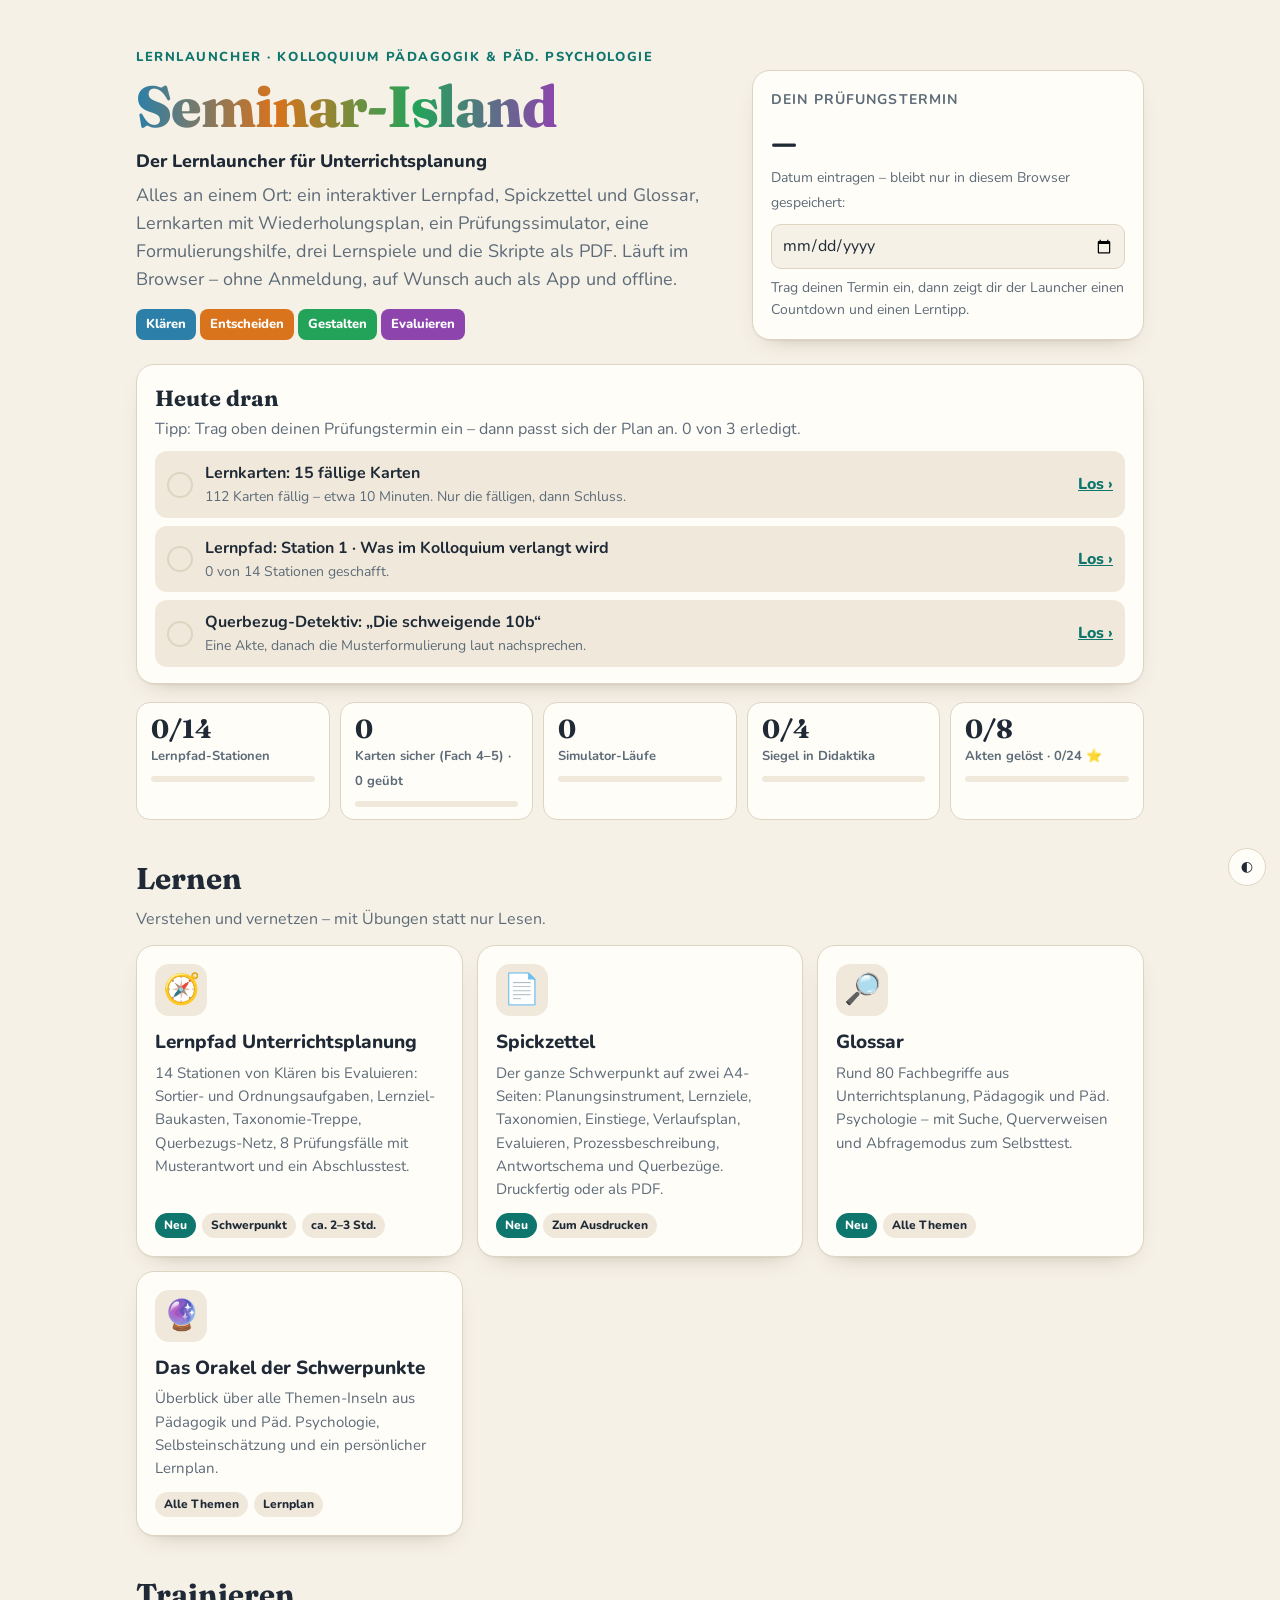
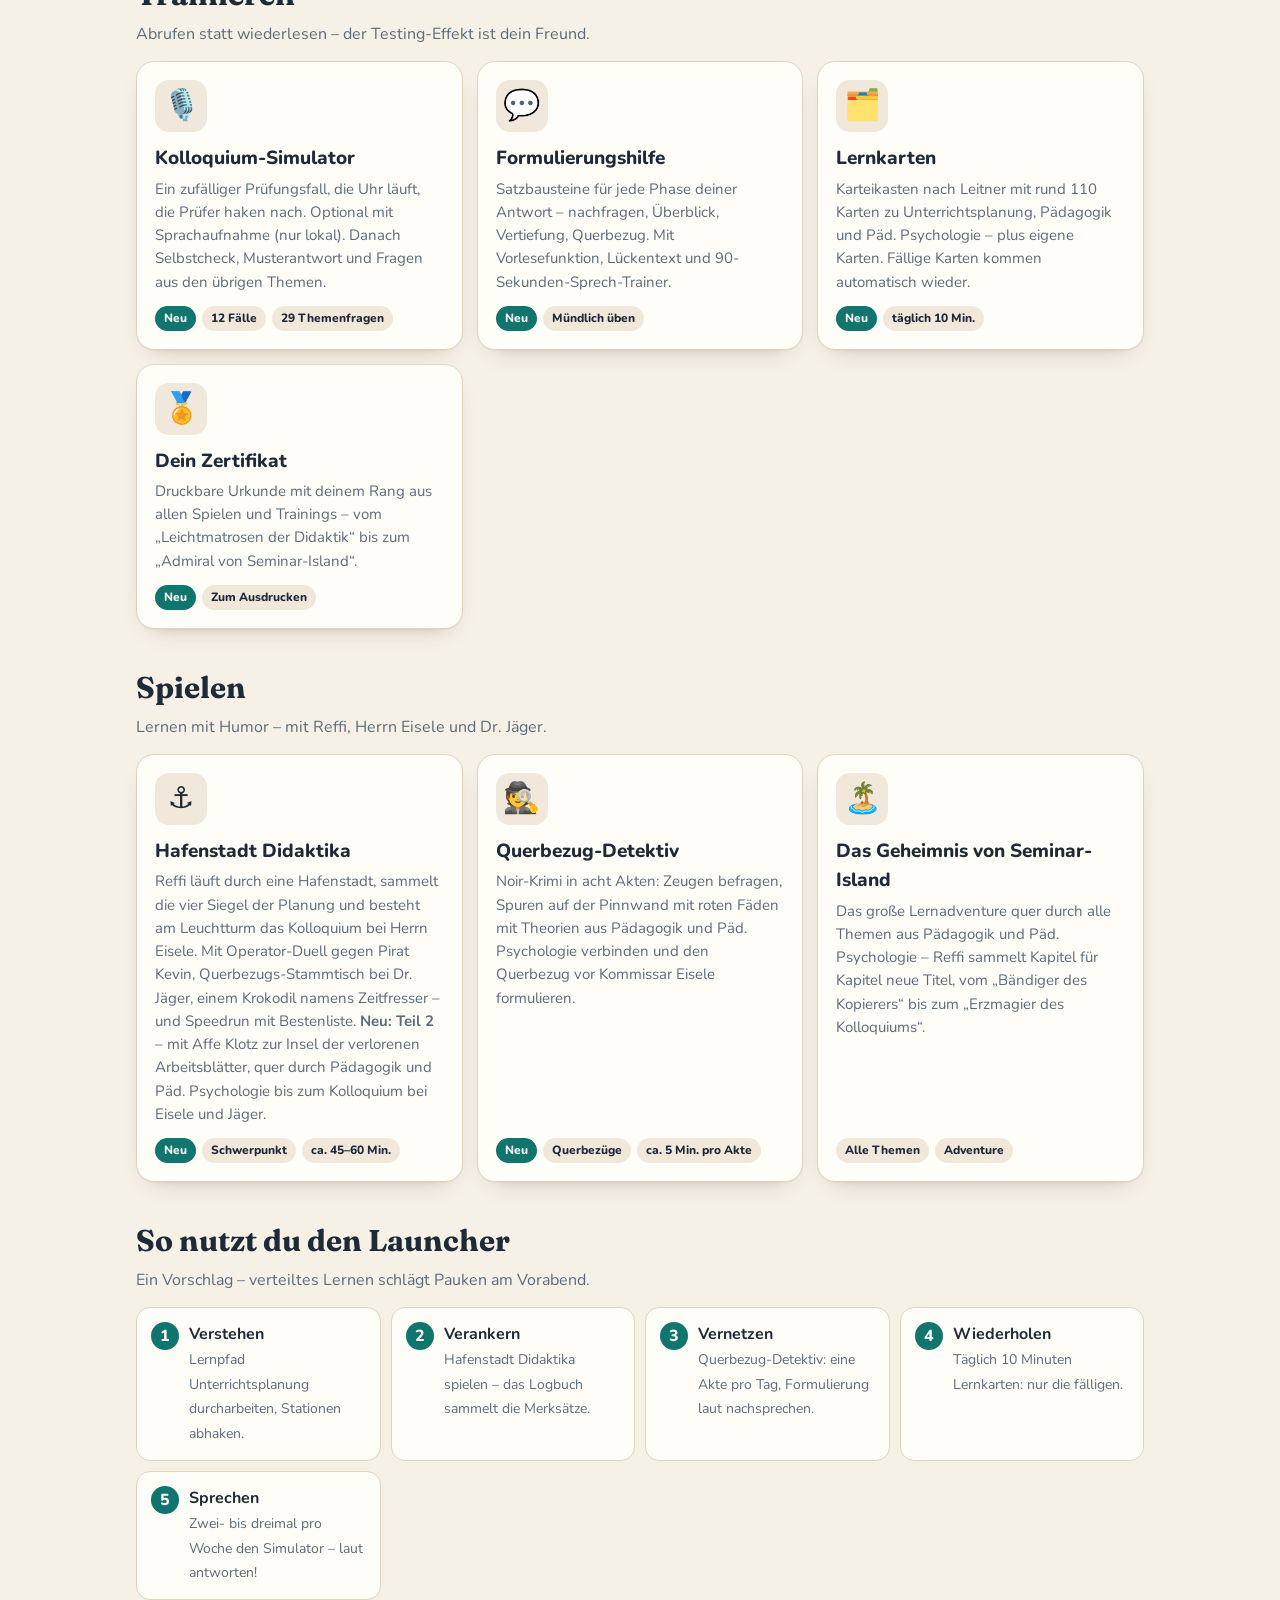
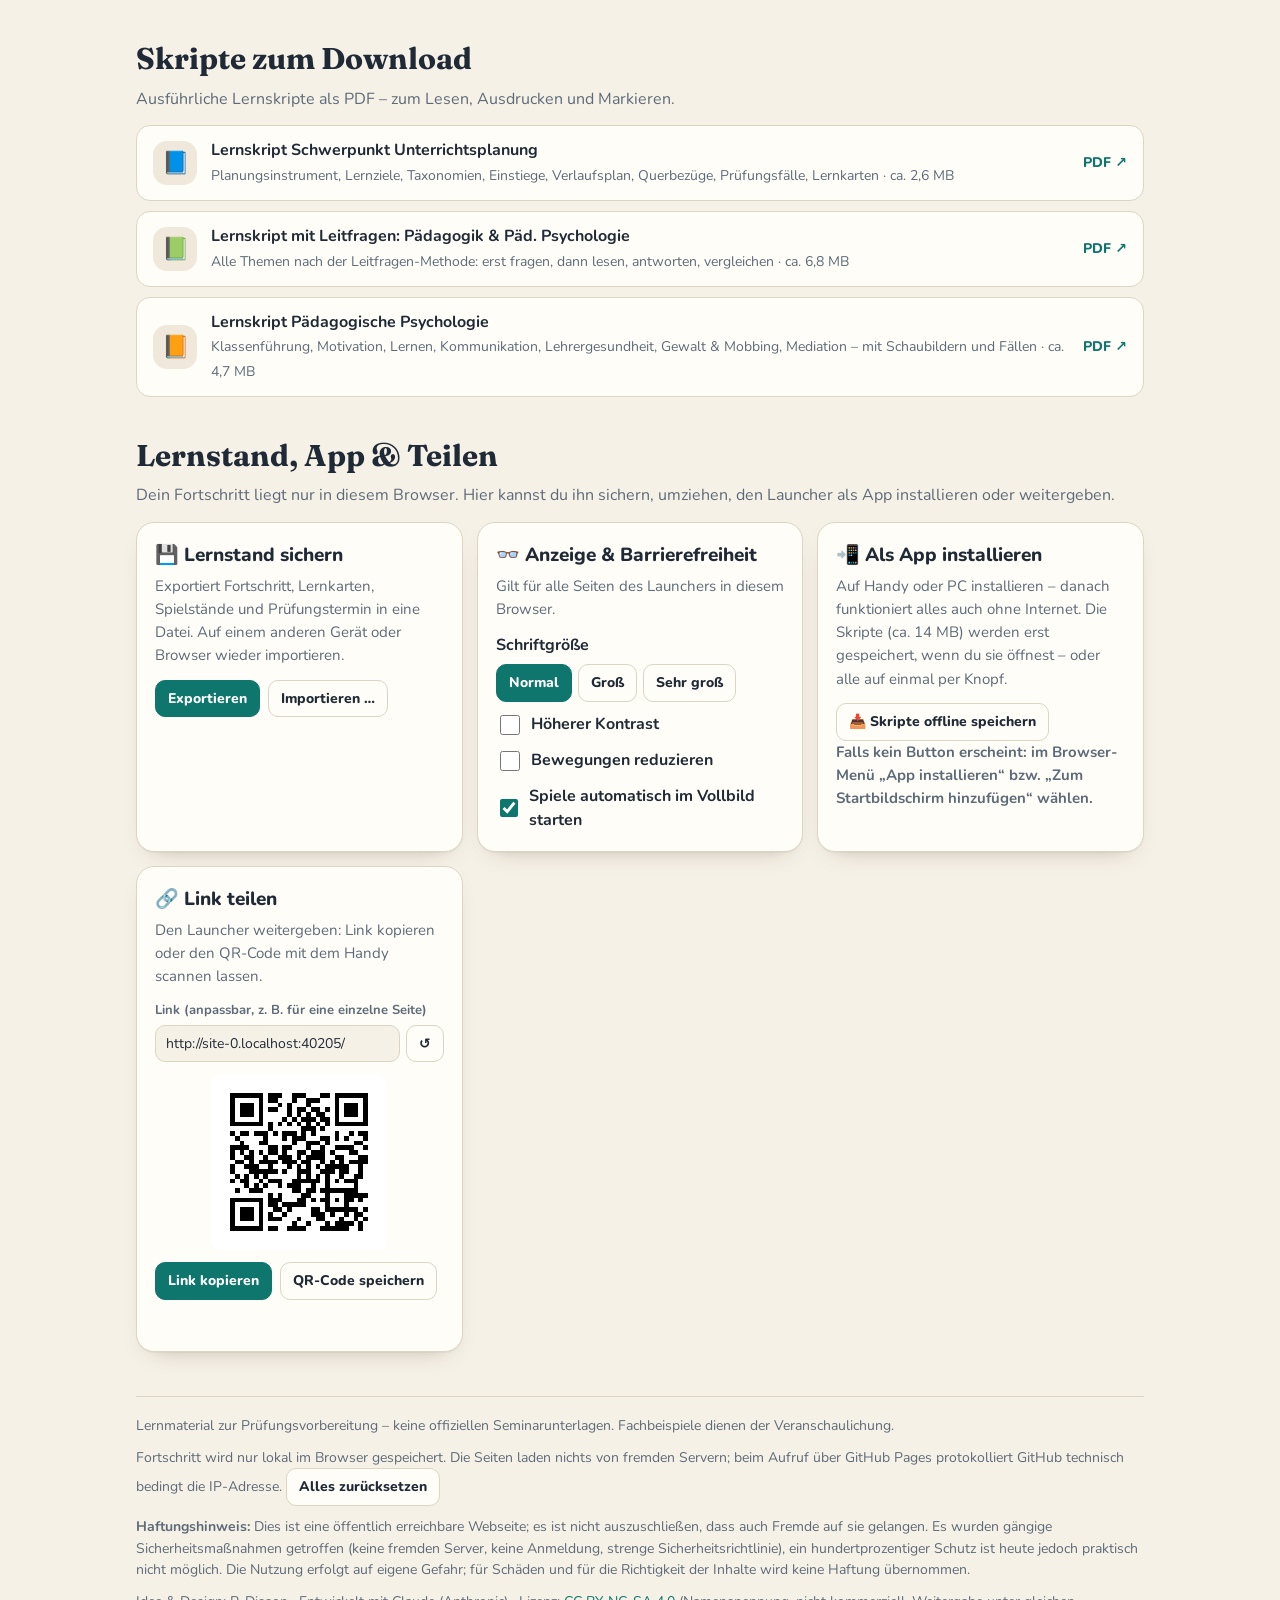
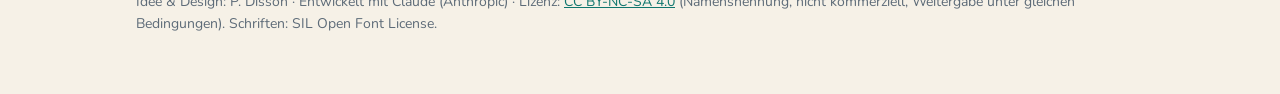
<file: index.html>
<!doctype html>
<html lang="de">
<head>
<meta charset="utf-8">
<meta http-equiv="Content-Security-Policy" content="default-src 'self'; object-src 'none'; base-uri 'none'; form-action 'none'; connect-src 'self' data: blob:; img-src 'self' data: blob:; media-src 'self' data: blob:; font-src 'self' data:; style-src 'self' 'unsafe-inline'; manifest-src 'self'; worker-src 'self'; script-src 'self' 'sha256-/NPfmMyzfFyVKfmZlosIvy9+L4vkVZkYOqzMw+UP0Yc='">
<meta name="referrer" content="strict-origin-when-cross-origin">
<meta name="author" content="P. Disson">
<link rel="license" href="https://creativecommons.org/licenses/by-nc-sa/4.0/deed.de">
<meta name="viewport" content="width=device-width, initial-scale=1">
<title>Seminar-Island · Lernlauncher</title>
<meta name="description" content="Lernlauncher für das Kolloquium Pädagogik und Pädagogische Psychologie mit Schwerpunkt Unterrichtsplanung: Lernpfad, Spickzettel, Glossar, Lernkarten, Prüfungssimulator, Lernspiele und Skripte als PDF.">
<script src="assets/app.js"></script>
<script src="assets/qr.js"></script>
<link rel="manifest" href="manifest.webmanifest">
<meta name="theme-color" content="#0f766e">
<link rel="icon" type="image/png" sizes="32x32" href="icons/favicon-32.png">
<link rel="apple-touch-icon" href="icons/apple-touch-icon.png">
<link rel="stylesheet" href="assets/fonts/fonts.css">
<style>
:root{--bg:#f6f1e7;--surface:#fffdf8;--surface2:#f0e9db;--ink:#1f2a36;--muted:#5d6b78;--line:#ded4c2;--accent:#0f766e;--accent-ink:#fff;--good:#1f8a4c;
 --k:#2b7fa8;--e:#d9731c;--g:#23a35a;--v:#8e44ad;--shadow:0 1px 0 rgba(0,0,0,.04),0 10px 26px -16px rgba(60,40,10,.4);
 --f-head:"Fraunces",Georgia,serif;--f-body:"Nunito",system-ui,-apple-system,"Segoe UI",sans-serif}
@media (prefers-color-scheme: dark){:root:not([data-theme="light"]){--bg:#12171d;--surface:#1b222b;--surface2:#232c37;--ink:#e8edf2;--muted:#9aa8b5;--line:#2f3a47;--accent:#2dd4bf;--accent-ink:#06201d;--good:#4ade80;--k:#5fb3dd;--e:#f59e4b;--g:#4ccf82;--v:#c084fc;--shadow:0 10px 26px -14px rgba(0,0,0,.8)}}
:root[data-theme="dark"]{--bg:#12171d;--surface:#1b222b;--surface2:#232c37;--ink:#e8edf2;--muted:#9aa8b5;--line:#2f3a47;--accent:#2dd4bf;--accent-ink:#06201d;--good:#4ade80;--k:#5fb3dd;--e:#f59e4b;--g:#4ccf82;--v:#c084fc;--shadow:0 10px 26px -14px rgba(0,0,0,.8)}
*{box-sizing:border-box}
body{margin:0;background:var(--bg);color:var(--ink);font:16px/1.55 var(--f-body)}
a{color:var(--accent)}
.wrap{max-width:1040px;margin:0 auto;padding:0 16px 60px}
.hero{padding:44px 0 18px;display:grid;grid-template-columns:minmax(0,1.5fr) minmax(0,1fr);gap:28px;align-items:end}
@media (max-width:760px){.hero{grid-template-columns:1fr;padding-top:28px}}
.kicker{font-size:13px;font-weight:800;letter-spacing:.12em;text-transform:uppercase;color:var(--accent)}
h1{font-family:var(--f-head);font-weight:800;font-size:clamp(34px,6vw,58px);line-height:1.02;margin:8px 0 12px;letter-spacing:-.02em}
h1 em{font-style:normal;background:linear-gradient(90deg,var(--k),var(--e),var(--g),var(--v));-webkit-background-clip:text;background-clip:text;color:transparent}
.lead{font-size:18px;color:var(--muted);max-width:58ch;margin:0}
.kege{display:flex;gap:4px;margin-top:16px;flex-wrap:wrap}
.kege span{font-weight:800;font-size:13px;color:#fff;padding:5px 10px;border-radius:8px}
.count{background:var(--surface);border:1px solid var(--line);border-radius:18px;padding:18px;box-shadow:var(--shadow)}
.count h2{font-size:14px;margin:0 0 6px;text-transform:uppercase;letter-spacing:.08em;color:var(--muted)}
.big{font-family:var(--f-head);font-size:48px;font-weight:800;line-height:1}
.big small{font-family:var(--f-body);font-size:16px;font-weight:700;color:var(--muted)}
.count input{font:inherit;padding:8px 10px;border-radius:10px;border:1px solid var(--line);background:var(--bg);color:var(--ink);margin-top:10px;width:100%}
.count .tip{font-size:14px;color:var(--muted);margin:8px 0 0}
.prog{display:grid;grid-template-columns:repeat(5,minmax(0,1fr));gap:10px;margin:18px 0 6px}
@media (max-width:900px){.prog{grid-template-columns:repeat(2,minmax(0,1fr))}}
.tools{display:grid;grid-template-columns:repeat(auto-fill,minmax(290px,1fr));gap:14px}
.box{background:var(--surface);border:1px solid var(--line);border-radius:18px;padding:18px;box-shadow:var(--shadow)}
.box h3{margin:0 0 4px;font-size:19px;font-weight:800}
.box p{margin:0 0 12px;color:var(--muted);font-size:15px}
.box .row{display:flex;flex-wrap:wrap;gap:8px;align-items:center}
.btn.pri{background:var(--accent);color:var(--accent-ink);border-color:var(--accent)}
.today{background:var(--surface);border:1px solid var(--line);border-radius:18px;padding:16px 18px;box-shadow:var(--shadow);margin-top:6px}
.today h2{font-family:var(--f-head);font-size:22px;margin:0 0 2px}
.today ul{list-style:none;padding:0;margin:10px 0 0;display:grid;gap:8px}
.today li{display:flex;gap:12px;align-items:center;background:var(--surface2);border-radius:12px;padding:10px 12px}
.today li .ck{width:26px;height:26px;border-radius:50%;border:2px solid var(--line);display:grid;place-items:center;font-weight:800;flex:0 0 auto;color:var(--accent-ink)}
.today li.done .ck{background:var(--good);border-color:var(--good)}
.today li.done b{text-decoration:line-through;opacity:.7}
.today li div{flex:1;min-width:0}.today li span{display:block;font-size:14px;color:var(--muted)}
.today li a{font-weight:800;white-space:nowrap}
.set{display:grid;gap:10px}.set label{display:flex;gap:8px;align-items:center;font-weight:700;cursor:pointer}
.set input[type=checkbox]{width:20px;height:20px;accent-color:var(--accent)}
.seg{display:flex;gap:6px;flex-wrap:wrap}.seg button[aria-pressed="true"]{background:var(--accent);color:var(--accent-ink);border-color:var(--accent)}
.upd{background:var(--accent);color:var(--accent-ink);padding:10px 16px;text-align:center;font-weight:800}.upd .btn{margin-left:8px}
.note{font-size:14px;font-weight:700;color:var(--accent);min-height:1.4em;margin:8px 0 0}
.pc{background:var(--surface);border:1px solid var(--line);border-radius:14px;padding:12px 14px}
.pc b{display:block;font-family:var(--f-head);font-size:26px;line-height:1.1}
.pc span{font-size:13px;color:var(--muted);font-weight:700}
.pc i{display:block;height:6px;border-radius:9px;background:var(--surface2);margin-top:8px;overflow:hidden}
.pc i::after{content:"";display:block;height:100%;width:var(--p,0%);background:var(--accent)}
h2.sec{font-family:var(--f-head);font-size:clamp(24px,3.4vw,30px);margin:36px 0 4px}
.secl{color:var(--muted);margin:0 0 14px}
.grid{display:grid;grid-template-columns:repeat(auto-fill,minmax(290px,1fr));gap:14px}
.tile{position:relative;display:flex;flex-direction:column;background:var(--surface);border:1px solid var(--line);border-radius:18px;padding:18px;box-shadow:var(--shadow);text-decoration:none;color:inherit;transition:transform .15s,border-color .15s}
.tile:hover{transform:translateY(-2px);border-color:var(--accent)}
.tile:focus-visible{outline:3px solid var(--accent);outline-offset:3px}
.ic{font-size:30px;line-height:1;width:52px;height:52px;display:grid;place-items:center;border-radius:14px;background:var(--surface2);margin-bottom:12px}
.tile h3{margin:0 0 4px;font-size:19px;font-weight:800}
.tile p{margin:0 0 12px;color:var(--muted);font-size:15px;flex:1}
.meta{display:flex;flex-wrap:wrap;gap:6px}
.tag{font-size:12px;font-weight:800;padding:3px 9px;border-radius:99px;background:var(--surface2);color:var(--ink)}
.tag.new{background:var(--accent);color:var(--accent-ink)}
.dl{display:grid;gap:10px}
.dlrow{display:flex;align-items:center;gap:14px;background:var(--surface);border:1px solid var(--line);border-radius:14px;padding:12px 16px;text-decoration:none;color:inherit}
.dlrow:hover{border-color:var(--accent)}
.dlrow .ic{margin:0;width:44px;height:44px;font-size:22px;flex:0 0 auto}
.dlrow div{flex:1;min-width:0}
.dlrow b{display:block}
.dlrow span{font-size:14px;color:var(--muted)}
.dlrow em{font-style:normal;font-weight:800;font-size:14px;color:var(--accent);white-space:nowrap}
.route{counter-reset:r;display:grid;gap:10px;grid-template-columns:repeat(auto-fit,minmax(220px,1fr));padding:0;margin:0;list-style:none}
.route li{counter-increment:r;background:var(--surface);border:1px solid var(--line);border-radius:14px;padding:14px 14px 14px 52px;position:relative}
.route li::before{content:counter(r);position:absolute;left:14px;top:14px;width:28px;height:28px;border-radius:50%;background:var(--accent);color:var(--accent-ink);display:grid;place-items:center;font-weight:800}
.route b{display:block}
.route span{font-size:14px;color:var(--muted)}
footer{margin-top:44px;padding-top:18px;border-top:1px solid var(--line);color:var(--muted);font-size:14px;display:flex;flex-wrap:wrap;gap:10px;justify-content:space-between}
.btn{font:inherit;font-weight:800;font-size:14px;border:1px solid var(--line);background:var(--surface);color:var(--ink);padding:7px 12px;border-radius:10px;cursor:pointer}
.share-l{display:block;font-size:13px;font-weight:700;color:var(--muted);margin-bottom:4px}
.share-r{display:flex;gap:6px}
.share-in{font:inherit;font-size:14px;flex:1;min-width:0;padding:7px 10px;border-radius:10px;border:1px solid var(--line);background:var(--bg);color:var(--ink)}
.qrwrap{display:flex;justify-content:center;margin:12px 0}
.qrwrap canvas{width:176px;height:176px;image-rendering:pixelated;border-radius:10px;background:#fff}
.themebtn{position:fixed;right:14px;bottom:14px;border-radius:99px;z-index:5}
</style>
</head>
<body>
<div class="upd" id="upd" hidden role="status">Es gibt eine neue Version von Seminar-Island. <button class="btn" id="updBtn">Neu laden</button></div>
<div class="wrap">
 <section class="hero">
  <div>
   <span class="kicker">Lernlauncher · Kolloquium Pädagogik & Päd. Psychologie</span>
   <h1><em>Seminar-Island</em></h1>
   <p class="lead" style="font-weight:800;color:var(--ink);margin-bottom:6px">Der Lernlauncher für Unterrichtsplanung</p>
   <p class="lead">Alles an einem Ort: ein interaktiver Lernpfad, Spickzettel und Glossar, Lernkarten mit Wiederholungsplan, ein Prüfungssimulator, eine Formulierungshilfe, drei Lernspiele und die Skripte als PDF. Läuft im Browser – ohne Anmeldung, auf Wunsch auch als App und offline.</p>
   <div class="kege" aria-label="Vier Planungsschritte"><span style="background:var(--k)">Klären</span><span style="background:var(--e)">Entscheiden</span><span style="background:var(--g)">Gestalten</span><span style="background:var(--v)">Evaluieren</span></div>
  </div>
  <div class="count" aria-live="polite">
   <h2>Dein Prüfungstermin</h2>
   <div class="big" id="days">–</div>
   <label for="date" class="tip">Datum eintragen – bleibt nur in diesem Browser gespeichert:</label>
   <input type="date" id="date">
   <p class="tip" id="dayTip">Trag deinen Termin ein, dann zeigt dir der Launcher einen Countdown und einen Lerntipp.</p>
  </div>
 </section>

 <section class="today" aria-labelledby="todayH"><h2 id="todayH">Heute dran</h2><p class="secl" id="todaySub" style="margin:0"></p><ul id="todayList"></ul></section>

 <div class="prog" id="prog" aria-label="Dein Fortschritt"></div>

 <h2 class="sec">Lernen</h2>
 <p class="secl">Verstehen und vernetzen – mit Übungen statt nur Lesen.</p>
 <div class="grid">
  <a class="tile" href="lernen/unterrichtsplanung.html"><div class="ic">🧭</div><h3>Lernpfad Unterrichtsplanung</h3><p>14 Stationen von Klären bis Evaluieren: Sortier- und Ordnungsaufgaben, Lernziel-Baukasten, Taxonomie-Treppe, Querbezugs-Netz, 8 Prüfungsfälle mit Musterantwort und ein Abschlusstest.</p><div class="meta"><span class="tag new">Neu</span><span class="tag">Schwerpunkt</span><span class="tag">ca. 2–3 Std.</span></div></a>
  <a class="tile" href="lernen/spickzettel.html"><div class="ic">📄</div><h3>Spickzettel</h3><p>Der ganze Schwerpunkt auf zwei A4-Seiten: Planungsinstrument, Lernziele, Taxonomien, Einstiege, Verlaufsplan, Evaluieren, Prozessbeschreibung, Antwortschema und Querbezüge. Druckfertig oder als PDF.</p><div class="meta"><span class="tag new">Neu</span><span class="tag">Zum Ausdrucken</span></div></a>
  <a class="tile" href="lernen/glossar.html"><div class="ic">🔎</div><h3>Glossar</h3><p>Rund 80 Fachbegriffe aus Unterrichtsplanung, Pädagogik und Päd. Psychologie – mit Suche, Querverweisen und Abfragemodus zum Selbsttest.</p><div class="meta"><span class="tag new">Neu</span><span class="tag">Alle Themen</span></div></a>
  <a class="tile" href="spiele/orakel-der-schwerpunkte.html"><div class="ic">🔮</div><h3>Das Orakel der Schwerpunkte</h3><p>Überblick über alle Themen-Inseln aus Pädagogik und Päd. Psychologie, Selbsteinschätzung und ein persönlicher Lernplan.</p><div class="meta"><span class="tag">Alle Themen</span><span class="tag">Lernplan</span></div></a>
 </div>

 <h2 class="sec">Trainieren</h2>
 <p class="secl">Abrufen statt wiederlesen – der Testing-Effekt ist dein Freund.</p>
 <div class="grid">
  <a class="tile" href="training/kolloquium-simulator.html"><div class="ic">🎙️</div><h3>Kolloquium-Simulator</h3><p>Ein zufälliger Prüfungsfall, die Uhr läuft, die Prüfer haken nach. Optional mit Sprachaufnahme (nur lokal). Danach Selbstcheck, Musterantwort und Fragen aus den übrigen Themen.</p><div class="meta"><span class="tag new">Neu</span><span class="tag">12 Fälle</span><span class="tag">29 Themenfragen</span></div></a>
  <a class="tile" href="training/formulierungshilfe.html"><div class="ic">💬</div><h3>Formulierungshilfe</h3><p>Satzbausteine für jede Phase deiner Antwort – nachfragen, Überblick, Vertiefung, Querbezug. Mit Vorlesefunktion, Lückentext und 90-Sekunden-Sprech-Trainer.</p><div class="meta"><span class="tag new">Neu</span><span class="tag">Mündlich üben</span></div></a>
  <a class="tile" href="training/lernkarten.html"><div class="ic">🗂️</div><h3>Lernkarten</h3><p>Karteikasten nach Leitner mit rund 110 Karten zu Unterrichtsplanung, Pädagogik und Päd. Psychologie – plus eigene Karten. Fällige Karten kommen automatisch wieder.</p><div class="meta"><span class="tag new">Neu</span><span class="tag">täglich 10 Min.</span></div></a>
  <a class="tile" href="zertifikat.html"><div class="ic">🏅</div><h3>Dein Zertifikat</h3><p>Druckbare Urkunde mit deinem Rang aus allen Spielen und Trainings – vom „Leichtmatrosen der Didaktik“ bis zum „Admiral von Seminar-Island“.</p><div class="meta"><span class="tag new">Neu</span><span class="tag">Zum Ausdrucken</span></div></a>
 </div>

 

 <h2 class="sec">Spielen</h2>
 <p class="secl">Lernen mit Humor – mit Reffi, Herrn Eisele und Dr. Jäger.</p>
 <div class="grid">
  <a class="tile" href="spiele/hafenstadt-didaktika.html"><div class="ic">⚓</div><h3>Hafenstadt Didaktika</h3><p>Reffi läuft durch eine Hafenstadt, sammelt die vier Siegel der Planung und besteht am Leuchtturm das Kolloquium bei Herrn Eisele. Mit Operator-Duell gegen Pirat Kevin, Querbezugs-Stammtisch bei Dr. Jäger, einem Krokodil namens Zeitfresser – und Speedrun mit Bestenliste. <b>Neu: Teil 2</b> – mit Affe Klotz zur Insel der verlorenen Arbeitsblätter, quer durch Pädagogik und Päd. Psychologie bis zum Kolloquium bei Eisele und Jäger.</p><div class="meta"><span class="tag new">Neu</span><span class="tag">Schwerpunkt</span><span class="tag">ca. 45–60 Min.</span></div></a>
  <a class="tile" href="spiele/querbezug-detektiv.html"><div class="ic">🕵️</div><h3>Querbezug-Detektiv</h3><p>Noir-Krimi in acht Akten: Zeugen befragen, Spuren auf der Pinnwand mit roten Fäden mit Theorien aus Pädagogik und Päd. Psychologie verbinden und den Querbezug vor Kommissar Eisele formulieren.</p><div class="meta"><span class="tag new">Neu</span><span class="tag">Querbezüge</span><span class="tag">ca. 5 Min. pro Akte</span></div></a>
  <a class="tile" href="spiele/seminar-island-adventure.html"><div class="ic">🏝️</div><h3>Das Geheimnis von Seminar-Island</h3><p>Das große Lernadventure quer durch alle Themen aus Pädagogik und Päd. Psychologie – Reffi sammelt Kapitel für Kapitel neue Titel, vom „Bändiger des Kopierers“ bis zum „Erzmagier des Kolloquiums“.</p><div class="meta"><span class="tag">Alle Themen</span><span class="tag">Adventure</span></div></a>
 </div>

 <h2 class="sec">So nutzt du den Launcher</h2>
 <p class="secl">Ein Vorschlag – verteiltes Lernen schlägt Pauken am Vorabend.</p>
 <ol class="route">
  <li><b>Verstehen</b><span>Lernpfad Unterrichtsplanung durcharbeiten, Stationen abhaken.</span></li>
  <li><b>Verankern</b><span>Hafenstadt Didaktika spielen – das Logbuch sammelt die Merksätze.</span></li>
  <li><b>Vernetzen</b><span>Querbezug-Detektiv: eine Akte pro Tag, Formulierung laut nachsprechen.</span></li>
  <li><b>Wiederholen</b><span>Täglich 10 Minuten Lernkarten: nur die fälligen.</span></li>
  <li><b>Sprechen</b><span>Zwei- bis dreimal pro Woche den Simulator – laut antworten!</span></li>
 </ol>

 <h2 class="sec">Skripte zum Download</h2>
 <p class="secl">Ausführliche Lernskripte als PDF – zum Lesen, Ausdrucken und Markieren.</p>
 <div class="dl">
  <a class="dlrow" href="skripte/Lernskript_Unterrichtsplanung.pdf" target="_blank" rel="noopener"><div class="ic">📘</div><div><b>Lernskript Schwerpunkt Unterrichtsplanung</b><span>Planungsinstrument, Lernziele, Taxonomien, Einstiege, Verlaufsplan, Querbezüge, Prüfungsfälle, Lernkarten · ca. 2,6 MB</span></div><em>PDF ↗</em></a>
  <a class="dlrow" href="skripte/Lernskript_Paed_PaedPsy_Leitfragen.pdf" target="_blank" rel="noopener"><div class="ic">📗</div><div><b>Lernskript mit Leitfragen: Pädagogik & Päd. Psychologie</b><span>Alle Themen nach der Leitfragen-Methode: erst fragen, dann lesen, antworten, vergleichen · ca. 6,8 MB</span></div><em>PDF ↗</em></a>
  <a class="dlrow" href="skripte/Lernskript_Paedagogische_Psychologie.pdf" target="_blank" rel="noopener"><div class="ic">📙</div><div><b>Lernskript Pädagogische Psychologie</b><span>Klassenführung, Motivation, Lernen, Kommunikation, Lehrergesundheit, Gewalt & Mobbing, Mediation – mit Schaubildern und Fällen · ca. 4,7 MB</span></div><em>PDF ↗</em></a>
 </div>

 <h2 class="sec">Lernstand, App & Teilen</h2>
 <p class="secl">Dein Fortschritt liegt nur in diesem Browser. Hier kannst du ihn sichern, umziehen, den Launcher als App installieren oder weitergeben.</p>
 <div class="tools">
  <div class="box"><h3>💾 Lernstand sichern</h3><p>Exportiert Fortschritt, Lernkarten, Spielstände und Prüfungstermin in eine Datei. Auf einem anderen Gerät oder Browser wieder importieren.</p>
   <div class="row"><button class="btn pri" id="exp">Exportieren</button><label class="btn" for="imp" style="cursor:pointer">Importieren …</label><input type="file" id="imp" accept=".json,application/json" hidden></div><p class="note" id="bkNote" aria-live="polite"></p></div>
  <div class="box"><h3>👓 Anzeige & Barrierefreiheit</h3><p>Gilt für alle Seiten des Launchers in diesem Browser.</p>
   <div class="set"><div><b style="display:block;margin-bottom:6px">Schriftgröße</b><div class="seg" id="zoomSeg"><button class="btn" data-z="1">Normal</button><button class="btn" data-z="1.15">Groß</button><button class="btn" data-z="1.3">Sehr groß</button></div></div>
   <label><input type="checkbox" id="optHc"> Höherer Kontrast</label><label><input type="checkbox" id="optRm"> Bewegungen reduzieren</label><label><input type="checkbox" id="optFs"> Spiele automatisch im Vollbild starten</label></div></div>
  <div class="box"><h3>📲 Als App installieren</h3><p>Auf Handy oder PC installieren – danach funktioniert alles auch ohne Internet. Die Skripte (ca. 14 MB) werden erst gespeichert, wenn du sie öffnest – oder alle auf einmal per Knopf.</p>
   <div class="row"><button class="btn pri" id="inst" hidden>Jetzt installieren</button><button class="btn" id="pdfOff" hidden>📥 Skripte offline speichern</button></div><p class="note" id="appNote" aria-live="polite"></p></div>
  <div class="box" id="teilen"><h3>🔗 Link teilen</h3><p>Den Launcher weitergeben: Link kopieren oder den QR-Code mit dem Handy scannen lassen.</p>
   <label for="shareUrl" class="share-l">Link (anpassbar, z. B. für eine einzelne Seite)</label>
   <div class="share-r"><input id="shareUrl" class="share-in" type="url" spellcheck="false" autocomplete="off"><button class="btn" id="shareReset" title="Link zum Launcher wiederherstellen" aria-label="Link zum Launcher wiederherstellen">↺</button></div>
   <div class="qrwrap"><canvas id="qr" width="1" height="1" role="img" aria-label="QR-Code mit dem Link"></canvas></div>
   <div class="row"><button class="btn pri" id="copyLink">Link kopieren</button><button class="btn" id="saveQr">QR-Code speichern</button><button class="btn" id="shareBtn" hidden>Teilen …</button></div><p class="note" id="shareNote" aria-live="polite"></p></div>
 </div>

 <footer>
  <span>Lernmaterial zur Prüfungsvorbereitung – keine offiziellen Seminarunterlagen. Fachbeispiele dienen der Veranschaulichung.</span>
  <span>Fortschritt wird nur lokal im Browser gespeichert. Die Seiten laden nichts von fremden Servern; beim Aufruf über GitHub Pages protokolliert GitHub technisch bedingt die IP-Adresse. <button class="btn" id="wipe">Alles zurücksetzen</button></span>
  <span><b>Haftungshinweis:</b> Dies ist eine öffentlich erreichbare Webseite; es ist nicht auszuschließen, dass auch Fremde auf sie gelangen. Es wurden gängige Sicherheitsmaßnahmen getroffen (keine fremden Server, keine Anmeldung, strenge Sicherheitsrichtlinie), ein hundertprozentiger Schutz ist heute jedoch praktisch nicht möglich. Die Nutzung erfolgt auf eigene Gefahr; für Schäden und für die Richtigkeit der Inhalte wird keine Haftung übernommen.</span>
  <span>Idee &amp; Design: P. Disson · Entwickelt mit Claude (Anthropic) · Lizenz: <a href="https://creativecommons.org/licenses/by-nc-sa/4.0/deed.de" rel="license noopener" target="_blank">CC BY-NC-SA 4.0</a> (Namensnennung, nicht kommerziell, Weitergabe unter gleichen Bedingungen). Schriften: SIL Open Font License.</span>
 </footer>
</div>
<button class="btn themebtn" id="theme" aria-label="Hell/Dunkel umschalten">◐</button>
<script>
"use strict";
const $=s=>document.querySelector(s);
const get=(k,d)=>{try{const v=localStorage.getItem(k);const p=v?JSON.parse(v):d;return (Array.isArray(d)?Array.isArray(p):(d&&typeof d==="object")?(p&&typeof p==="object"&&!Array.isArray(p)):true)?p:d}catch(e){return d}};
const esc=s=>String(s).replace(/[&<>"']/g,c=>({"&":"&amp;","<":"&lt;",">":"&gt;",'"':"&quot;","'":"&#39;"}[c]));
const num=v=>Number.isFinite(+v)?+v:0;
const getRaw=k=>{try{return localStorage.getItem(k)}catch(e){return null}};
const setRaw=(k,v)=>{try{v==null?localStorage.removeItem(k):localStorage.setItem(k,v)}catch(e){}};
(function(){const t=get("lp-theme",null);if(t)document.documentElement.dataset.theme=t;$("#theme").onclick=()=>{const c=document.documentElement.dataset.theme||(matchMedia("(prefers-color-scheme: dark)").matches?"dark":"light");const n=c==="dark"?"light":"dark";document.documentElement.dataset.theme=n;try{localStorage.setItem("lp-theme",JSON.stringify(n))}catch(e){}}})();

function countdown(){const v=getRaw("kolloquium-datum");$("#date").value=v||"";if(!v){$("#days").innerHTML="–";return}
 const d=Math.ceil((new Date(v+"T09:00:00")-new Date())/864e5);
 if(d<0){$("#days").innerHTML=`✓ <small>Prüfung vorbei – Glückwunsch!</small>`;$("#dayTip").textContent="Trag ein neues Datum ein oder lösche es.";return}
 $("#days").innerHTML=`${d} <small>${d===1?"Tag":"Tage"} bis zum Kolloquium</small>`;
 $("#dayTip").textContent=d>28?"Viel Zeit: Lernpfad Station für Station, dazu täglich Lernkarten.":d>14?"Gute Phase für das Adventure und den ersten Simulator-Durchgang.":d>3?"Jetzt Fälle sprechen: Simulator mehrmals pro Woche, Lernkarten täglich.":d>0?"Endspurt: nur noch Wiederholung und eine ruhige Generalprobe im Simulator. Und gut schlafen!":"Heute ist der Tag. Tief durchatmen – du hast dich gut vorbereitet."}
$("#date").addEventListener("change",e=>{setRaw("kolloquium-datum",e.target.value||null);countdown()});
countdown();

function progress(){const lp=get("lernpfad-up",{}),lpN=Object.values(lp).filter(Boolean).length;
 const lk=get("lernkarten-stand",{}),lkSicher=Object.values(lk).filter(x=>x.b>=4).length,lkSeen=Object.keys(lk).length;
 const sim=get("sim-history",[]);const hd=get("hafenstadt-didaktika",null);const seals=hd?Math.min(4,num(hd.seals)):0;
 const hf=hd&&hd.f&&typeof hd.f==="object"&&!Array.isArray(hd.f)?hd.f:{},sh=["wa","wb","wc","wd"].filter(k=>hf[k]).length,done2=!!(hd&&hd.done2===true);
 const qd=get("querbezug-detektiv",{}),qdC=qd.cases||{},qdS=Object.values(qdC).reduce((s,c)=>s+num(c&&c.stars),0);
 const items=[[`${lpN}/14`,"Lernpfad-Stationen",lpN/14],[`${lkSicher}`,`Karten sicher (Fach 4–5) · ${lkSeen} geübt`,Math.min(1,lkSicher/110)],[`${sim.length}`,sim[0]?(sim[0].s!=null?`Simulator-Läufe · zuletzt ${num(sim[0].s)}/6`:`Simulator-Läufe · zuletzt Teil 2: ${num(sim[0].r)}/${num(sim[0].rm)}`):"Simulator-Läufe",Math.min(1,sim.length/6)],[done2?"🏆 8/8":hf.p2?`🔥 · ${sh}/4`:hf.lit?"🔥 4/4":`${seals}/4`,done2?"Hafenstadt: Leuchtfeuer & Insel-Kolloquium":hf.p2?"Arbeitsblätter auf der Insel (Teil 2)":"Siegel in Didaktika",(seals+sh)/8],[`${Object.keys(qdC).length}/8`,`Akten gelöst · ${qdS}/24 ⭐`,Object.keys(qdC).length/8]];
 $("#prog").innerHTML=items.map(([b,s,p])=>`<div class="pc"><b>${esc(b)}</b><span>${esc(s)}</span><i style="--p:${Math.round(Math.min(1,num(p))*100)}%"></i></div>`).join("")}
progress();window.addEventListener("pageshow",()=>{progress();todayPlan()});

/* Heute dran: Tagesplan aus dem Lernstand */
const STATIONS=["Was im Kolloquium verlangt wird","Das Planungsinstrument","Klären","Lernziele","Taxonomien","Hauptziel & Zienern","Lern-Evaluation & LLA","Verlaufsplan & Sozialformen","Unterrichtseinstiege","Evaluieren","Prozessbeschreibung","Querbezüge","Prüfungsfälle","Selbsttest"];
const AKTEN=[["c1","Die schweigende 10b"],["c2","Das verschwundene Interesse"],["c3","Das Phantom der Klassenarbeit"],["c4","Chaos in Raum 0.08"],["c5","Das Rätsel der vergessenen Formel"],["c6","Die Akte Murat"],["c7","Der Einstieg, der nie endete"],["c8","Feedback ohne Folgen"]];
const CARDS_TOTAL=112;
function todayPlan(){const day=Math.floor(Date.now()/864e5),isToday=ts=>ts&&Math.floor(ts/864e5)===day;
 const dv=getRaw("kolloquium-datum");const left=dv?Math.ceil((new Date(dv+"T09:00:00")-new Date())/864e5):null;
 const lk=get("lernkarten-stand",{}),mine=get("lernkarten-eigene",[]);const seen=Object.values(lk);const dueSeen=seen.filter(x=>(x.d||0)<=day).length;const due=dueSeen+Math.max(0,CARDS_TOTAL+mine.length-seen.length);
 const lp=get("lernpfad-up",{});const nextSt=STATIONS.findIndex((s,i)=>!lp[i]);
 const qd=(get("querbezug-detektiv",{}).cases)||{};const nextAkte=AKTEN.find(([id])=>!qd[id]);const akteToday=Object.values(qd).some(c=>isToday(c.t));
 const sim=get("sim-history",[]);const simToday=sim.length&&isToday(sim[0].ts);const gaps=get("sim-gaps",[]).length;
 const hd=get("hafenstadt-didaktika",null);
 const L=[];
 L.push({b:due?`Lernkarten: ${Math.min(due,15)} fällige Karten`:"Lernkarten: alles erledigt",s:due?`${due} Karten fällig – etwa 10 Minuten. Nur die fälligen, dann Schluss.`:"Für heute ist nichts mehr fällig.",h:"training/lernkarten.html",done:!due});
 if(left!==null&&left<=3&&left>=0){L.push({b:"Spickzettel frei aus dem Kopf schreiben",s:"Danach mit dem Original vergleichen und Lücken markieren.",h:"lernen/spickzettel.html",done:false});
  L.push({b:"Ruhige Generalprobe im Simulator",s:"Komplette Simulation, laut sprechen, danach früh schlafen.",h:"training/kolloquium-simulator.html",done:!!simToday})}
 else{if(nextSt>=0&&(left===null||left>14))L.push({b:`Lernpfad: Station ${nextSt+1} · ${STATIONS[nextSt]}`,s:`${Object.values(lp).filter(Boolean).length} von 14 Stationen geschafft.`,h:"lernen/unterrichtsplanung.html#s"+nextSt,done:false});
  if(nextAkte||akteToday)L.push({b:nextAkte?`Querbezug-Detektiv: „${nextAkte[1]}“`:"Querbezug-Detektiv: Akte des Tages gelöst",s:"Eine Akte, danach die Musterformulierung laut nachsprechen.",h:"spiele/querbezug-detektiv.html",done:!!akteToday});
  else if(hd&&hd.f&&hd.f.lit&&hd.done2!==true){const hf2=hd.f,sh2=["wa","wb","wc","wd"].filter(k=>hf2[k]).length;L.push({b:"Hafenstadt Didaktika · Teil 2",s:hf2.p2?`${sh2} von 4 Arbeitsblättern gefunden – Klotz wartet schon.`:"Bring die Glut des Leuchtfeuers zu Bernd – dann geht es auf die Insel.",h:"spiele/hafenstadt-didaktika.html",done:false})}
  else if(!hd||!(hd.f&&hd.f.lit))L.push({b:"Hafenstadt Didaktika: ein Kapitel weiterspielen",s:hd?`${hd.seals||0} von 4 Siegeln gesammelt.`:"Starte das Adventure – das Logbuch sammelt die Merksätze.",h:"spiele/hafenstadt-didaktika.html",done:false});
  const simDay=left===null?day%3===0:left<=14?true:day%3===0;
  if(simDay||simToday)L.push({b:gaps?`Simulator: Teil 2 intensiv (${gaps} Lücken offen)`:"Simulator: ein Durchgang",s:gaps?"Deine Lücken kommen bevorzugt dran – mit Prüfer-Nachfragen.":"Laut antworten, Antwortschema einhalten.",h:"training/kolloquium-simulator.html",done:!!simToday})}
 const n=L.filter(x=>x.done).length;
 $("#todaySub").textContent=(left===null?"Tipp: Trag oben deinen Prüfungstermin ein – dann passt sich der Plan an. ":left<0?"":left===0?"Heute ist Prüfung – nur noch ruhig ankommen. ":`Noch ${left} ${left===1?"Tag":"Tage"} – `)+`${n} von ${L.length} erledigt.`;
 $("#todayList").innerHTML=L.map(x=>`<li class="${x.done?"done":""}"><span class="ck" aria-hidden="true">${x.done?"✓":""}</span><div><b>${esc(x.b)}</b><span>${esc(x.s)}</span></div><a href="${x.h}">${x.done?"Ansehen":"Los"} ›</a></li>`).join("")}
todayPlan();
$("#date").addEventListener("change",todayPlan);

/* Anzeige & Barrierefreiheit */
(function(){if(!window.LL)return;const A=LL.a11y;const z=String(A.zoom||1);
 document.querySelectorAll("#zoomSeg button").forEach(b=>{b.setAttribute("aria-pressed",b.dataset.z===z);b.onclick=()=>{LL.saveA11y({zoom:+b.dataset.z});document.querySelectorAll("#zoomSeg button").forEach(x=>x.setAttribute("aria-pressed",x===b))}});
 $("#optHc").checked=!!A.contrast;$("#optRm").checked=!!A.motion;$("#optFs").checked=A.autofs!==false;
 $("#optHc").onchange=e=>LL.saveA11y({contrast:e.target.checked});$("#optRm").onchange=e=>LL.saveA11y({motion:e.target.checked});$("#optFs").onchange=e=>LL.saveA11y({autofs:e.target.checked})})();
$("#wipe").onclick=()=>{if(confirm("Allen gespeicherten Fortschritt (Lernpfad, Lernkarten, Simulator, Spielstände, Prüfungstermin) in diesem Browser löschen? Tipp: vorher exportieren.")){KEYS.filter(k=>k!=="lp-theme"&&k!=="lp-a11y").forEach(k=>setRaw(k,null));countdown();progress()}};

/* Lernstand exportieren / importieren */
const KEYS=["lernpfad-up","lernpfad-up-best","lernkarten-stand","lernkarten-eigene","lernkarten-deck","sim-history","sim-seen","sim-cfg","sim-gaps","lp-a11y","hafenstadt-didaktika","hafenstadt-bestenliste","seminarinsel_v1","seminarinsel_orakel_v1","querbezug-detektiv","kolloquium-datum","lp-theme"];
$("#exp").onclick=()=>{const data={};KEYS.forEach(k=>{const v=getRaw(k);if(v!=null)data[k]=v});const n=Object.keys(data).length;
 const blob=new Blob([JSON.stringify({app:"kolloquium-lernlauncher",version:1,data},null,1)],{type:"application/json"});const a=document.createElement("a");a.href=URL.createObjectURL(blob);a.download="seminar-island-lernstand.json";document.body.append(a);a.click();setTimeout(()=>{URL.revokeObjectURL(a.href);a.remove()},500);
 $("#bkNote").textContent=n?`${n} Bereiche exportiert. Datei gut aufheben!`:"Noch kein Lernstand vorhanden – es wurde eine leere Datei exportiert."};
$("#imp").onchange=async e=>{const f=e.target.files[0];e.target.value="";if(!f)return;try{const j=JSON.parse(await f.text());if(!j||j.app!=="kolloquium-lernlauncher"||typeof j.data!=="object")throw new Error("format");
 const valid=(k,v)=>{if(typeof v!=="string"||v.length>500000)return false;if(k==="kolloquium-datum")return /^\d{4}-\d{2}-\d{2}$/.test(v);try{JSON.parse(v);return true}catch(e){return false}};
 const ks=Object.keys(j.data).filter(k=>KEYS.includes(k)&&valid(k,j.data[k]));if(!ks.length)throw new Error("leer");
 if(!confirm(`${ks.length} Bereiche importieren? Der aktuelle Stand in diesem Browser wird dabei überschrieben.`))return;ks.forEach(k=>setRaw(k,j.data[k]));countdown();progress();$("#bkNote").textContent=`Import erfolgreich: ${ks.length} Bereiche übernommen.`}
 catch(err){$("#bkNote").textContent="Diese Datei ist kein gültiger Lernstand-Export."}};

/* App & offline */
let deferred=null;
window.addEventListener("beforeinstallprompt",e=>{e.preventDefault();deferred=e;$("#inst").hidden=false});
$("#inst").onclick=async()=>{if(!deferred)return;deferred.prompt();const r=await deferred.userChoice;deferred=null;$("#inst").hidden=true;$("#appNote").textContent=r.outcome==="accepted"?"Installiert – viel Erfolg beim Lernen!":"Kein Problem – du kannst später installieren."};
window.addEventListener("appinstalled",()=>{$("#inst").hidden=true;$("#appNote").textContent="Als App installiert."});
(function(){const n=$("#appNote");const standalone=matchMedia("(display-mode: standalone)").matches||navigator.standalone;
 if(location.protocol==="file:"){n.textContent="Installation und Offline-Modus funktionieren, sobald der Launcher online liegt (z. B. auf GitHub Pages).";return}
 if(standalone)n.textContent="Läuft als App.";
 else if(/iphone|ipad|ipod/i.test(navigator.userAgent))n.textContent="iPhone/iPad: In Safari auf „Teilen“ → „Zum Home-Bildschirm“ tippen.";
 else n.textContent="Falls kein Button erscheint: im Browser-Menü „App installieren“ bzw. „Zum Startbildschirm hinzufügen“ wählen.";
 if("serviceWorker" in navigator&&/^https?:$/.test(location.protocol)){navigator.serviceWorker.register("sw.js").then(()=>navigator.serviceWorker.ready).then(()=>{n.textContent=standalone?"Läuft als App – auch offline.":n.textContent+" Offline-Speicher ist bereit."}).catch(()=>{})}})();

/* Teilen: Link kopieren, QR-Code (lokal erzeugt mit assets/qr.js), System-Teilen */
(function(){const inp=$("#shareUrl"),cv=$("#qr"),note=$("#shareNote"),web=/^https?:$/.test(location.protocol);
 const def=web?new URL("./",location.href).href:location.href.split("#")[0];
 const val=()=>inp.value.trim()||def;
 inp.value=def;
 if(!web)note.textContent="Hinweis: Die Seite ist gerade lokal geöffnet. Nach dem Hochladen steht hier automatisch der Link zu GitHub Pages.";
 let t,err=false;
 const draw=()=>{try{window.LLQR.draw(cv,val(),{scale:8,margin:4});cv.hidden=false;if(err){note.textContent="";err=false}}catch(e){cv.hidden=true;err=true;note.textContent="Der Text ist zu lang für einen QR-Code."}};
 inp.addEventListener("input",()=>{clearTimeout(t);t=setTimeout(draw,150)});
 $("#shareReset").onclick=()=>{inp.value=def;draw();note.textContent=""};
 draw();
 $("#copyLink").onclick=async()=>{let ok=false;try{await navigator.clipboard.writeText(val());ok=true}catch(e){inp.focus();inp.select();try{ok=document.execCommand("copy")}catch(e2){}}
  note.textContent=ok?"✓ Link kopiert – jetzt einfügen und teilen.":"Kopieren nicht möglich: Der Link ist markiert, bitte mit Strg+C kopieren."};
 $("#saveQr").onclick=()=>{if(cv.hidden)return;const a=document.createElement("a");a.href=cv.toDataURL("image/png");a.download="seminar-island-qr-code.png";document.body.appendChild(a);a.click();a.remove();note.textContent="✓ QR-Code als Bild gespeichert."};
 if(navigator.share){const b=$("#shareBtn");b.hidden=false;b.onclick=()=>{navigator.share({title:"Seminar-Island",text:"Lernlauncher für das Kolloquium Pädagogik & Päd. Psychologie",url:val()}).catch(()=>{})}}})();

/* Skripte offline: eigener Cache, den der Service Worker bei Updates nicht löscht */
(function(){const b=$("#pdfOff"),n=$("#appNote");if(!("caches" in window)||!/^https?:$/.test(location.protocol))return;
 const urls=[...document.querySelectorAll(".dl a.dlrow")].map(a=>new URL(a.getAttribute("href"),location.href).href);
 const check=()=>caches.open("seminar-island-skripte").then(c=>Promise.all(urls.map(u=>c.match(u)))).then(m=>{const k=m.filter(Boolean).length;b.hidden=false;b.disabled=k===urls.length;b.textContent=k===urls.length?"✓ Skripte offline gespeichert":k?`📥 Restliche Skripte speichern (${k}/${urls.length} da)`:"📥 Skripte offline speichern"}).catch(()=>{});
 b.onclick=()=>{b.disabled=true;b.textContent="Lade Skripte …";caches.open("seminar-island-skripte").then(c=>Promise.all(urls.map(u=>fetch(u,{cache:"no-cache"}).then(r=>{if(!r.ok)throw new Error("HTTP "+r.status);return c.put(u,r)})))).then(()=>{n.textContent="Skripte gespeichert – sie öffnen sich jetzt auch ohne Internet.";check()}).catch(()=>{n.textContent="Speichern hat nicht geklappt – bitte mit Internetverbindung erneut versuchen.";check()})};
 check()})();

/* Versionshinweis: nur eigene version.json, kein Nachladen von Code */
const BUILD="1a6aad27d7af";
if(/^https?:$/.test(location.protocol))fetch("version.json",{cache:"no-store"}).then(r=>r.ok?r.json():null).then(v=>{if(v&&typeof v.version==="string"&&v.version!==BUILD){$("#upd").hidden=false;$("#updBtn").onclick=()=>location.reload()}}).catch(()=>{});
</script>
</body>
</html>
</file>
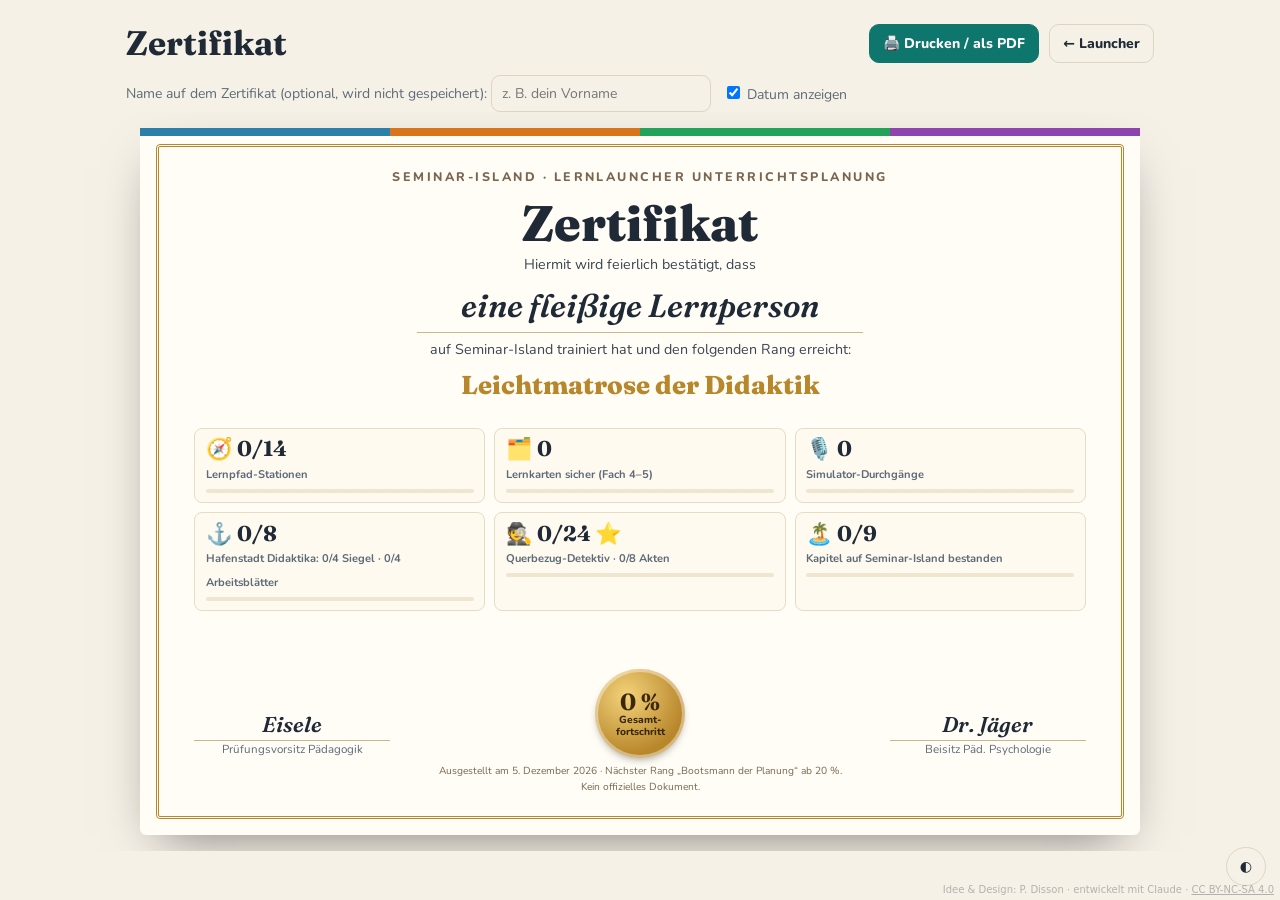
<file: zertifikat.html>
<!doctype html>
<html lang="de">
<head>
<meta charset="utf-8">
<meta http-equiv="Content-Security-Policy" content="default-src 'self'; object-src 'none'; base-uri 'none'; form-action 'none'; connect-src 'self' data: blob:; img-src 'self' data: blob:; media-src 'self' data: blob:; font-src 'self' data:; style-src 'self' 'unsafe-inline'; manifest-src 'self'; worker-src 'self'; script-src 'self' 'sha256-jsKRKv0aOvmB1WrRvvdFiM05otSRQxN2MPSl3EF5kIY='">
<meta name="referrer" content="strict-origin-when-cross-origin">
<meta name="author" content="P. Disson">
<link rel="license" href="https://creativecommons.org/licenses/by-nc-sa/4.0/deed.de">
<meta name="viewport" content="width=device-width, initial-scale=1">
<title>Seminar-Island Zertifikat</title>
<meta name="description" content="Druckbares Fortschritts-Zertifikat mit Rang aus allen Lernspielen und Trainings von Seminar-Island.">
<script src="assets/app.js"></script>
<link rel="stylesheet" href="assets/fonts/fonts.css">
<style>
:root{--bg:#f6f1e7;--ink:#1f2a36;--muted:#5d6b78;--line:#ded4c2;--accent:#0f766e;--accent-ink:#fff;--paper:#fffdf6;--gold:#b8862b;--k:#2b7fa8;--e:#d9731c;--g:#23a35a;--v:#8e44ad;
 --f-head:"Fraunces",Georgia,serif;--f-body:"Nunito",system-ui,-apple-system,"Segoe UI",sans-serif}
@media (prefers-color-scheme: dark){:root:not([data-theme="light"]){--bg:#12171d;--ink:#e8edf2;--muted:#9aa8b5;--line:#2f3a47;--accent:#2dd4bf;--accent-ink:#06201d}}
:root[data-theme="dark"]{--bg:#12171d;--ink:#e8edf2;--muted:#9aa8b5;--line:#2f3a47;--accent:#2dd4bf;--accent-ink:#06201d}
*{box-sizing:border-box}
body{margin:0;background:var(--bg);color:var(--ink);font:16px/1.5 var(--f-body)}
.bar{max-width:1060px;margin:0 auto;padding:18px 16px 6px;display:flex;flex-wrap:wrap;gap:10px;align-items:center}
.bar h1{font-family:var(--f-head);font-size:clamp(24px,4vw,34px);margin:0 auto 0 0}
.btn{font:inherit;font-weight:800;font-size:14px;border:1px solid var(--line);background:transparent;color:var(--ink);padding:8px 13px;border-radius:10px;cursor:pointer;text-decoration:none}
.btn.pri{background:var(--accent);color:var(--accent-ink);border-color:var(--accent)}
.opts{max-width:1060px;margin:0 auto;padding:0 16px;display:flex;flex-wrap:wrap;gap:12px;align-items:center;color:var(--muted);font-size:14px}
.opts input[type=text]{font:inherit;padding:7px 10px;border-radius:9px;border:1px solid var(--line);background:transparent;color:var(--ink);min-width:220px}
.sheetwrap{padding:16px;overflow:auto}
.cert{width:min(1000px,100%);margin:0 auto;aspect-ratio:297/210;background:var(--paper);color:#1f2a36;position:relative;padding:clamp(16px,3.4vw,40px) clamp(18px,4.4vw,54px);box-shadow:0 20px 50px -20px rgba(0,0,0,.5);border-radius:6px;display:flex;flex-direction:column;container-type:inline-size}
.cert::before{content:"";position:absolute;inset:clamp(8px,1.4vw,16px);border:3px double var(--gold);border-radius:4px;pointer-events:none}
.cert .band{position:absolute;left:0;right:0;top:0;height:8px;background:linear-gradient(90deg,var(--k) 0 25%,var(--e) 25% 50%,var(--g) 50% 75%,var(--v) 75%)}
.top{text-align:center}
.small{font-size:clamp(9px,1.4cqi,13px);letter-spacing:.2em;text-transform:uppercase;color:#7a6650;font-weight:800}
.title{font-family:var(--f-head);font-size:clamp(26px,5.6cqi,58px);font-weight:800;line-height:1;margin:.25em 0 .1em;color:#1f2a36}
.name{font-family:var(--f-head);font-style:italic;font-size:clamp(18px,3.6cqi,38px);border-bottom:1px solid #c9b78f;display:inline-block;min-width:50%;padding:0 .4em .05em;margin:.2em 0}
.rank{font-family:var(--f-head);font-size:clamp(16px,2.9cqi,30px);color:var(--gold);font-weight:800;margin:.2em 0}
.txt{font-size:clamp(10px,1.6cqi,15px);color:#3a4652;max-width:70ch;margin:0 auto}
.stats{display:grid;grid-template-columns:repeat(3,minmax(0,1fr));gap:clamp(4px,1cqi,10px);margin:clamp(8px,2cqi,20px) 0 auto}
.st{border:1px solid #e6dcc4;border-radius:8px;padding:clamp(4px,1cqi,10px) clamp(6px,1.2cqi,12px);background:#fffaf0}
.st b{display:block;font-family:var(--f-head);font-size:clamp(13px,2.4cqi,24px);line-height:1.1}
.st span{font-size:clamp(8px,1.25cqi,12px);color:#5d6b78;font-weight:700}
.st i{display:block;height:4px;border-radius:9px;background:#efe6d2;margin-top:4px;overflow:hidden}
.st i::after{content:"";display:block;height:100%;width:var(--p);background:var(--c,#0f766e)}
.foot{display:flex;justify-content:space-between;align-items:flex-end;gap:12px;margin-top:clamp(6px,1.6cqi,16px)}
.sig{text-align:center;font-size:clamp(9px,1.3cqi,13px);color:#5d6b78;min-width:22%}
.sig .s{font-family:var(--f-head);font-style:italic;font-size:clamp(14px,2.4cqi,24px);color:#1f2a36;border-bottom:1px solid #c9b78f;padding:0 .5em}
.seal{width:clamp(56px,10cqi,110px);aspect-ratio:1;border-radius:50%;background:radial-gradient(circle at 35% 30%,#f3d27a,#b8862b 70%);display:grid;place-items:center;text-align:center;color:#3a2808;font-weight:800;font-size:clamp(7px,1.15cqi,11px);line-height:1.15;box-shadow:inset 0 0 0 3px #fff6,0 4px 10px -4px #0007;padding:6px}
.seal b{font-family:var(--f-head);font-size:clamp(14px,2.6cqi,26px);display:block}
.themebtn{position:fixed;right:14px;bottom:14px;border-radius:99px}
@media print{@page{size:A4 landscape;margin:0}body{background:#fff}.bar,.opts,.themebtn{display:none}.sheetwrap{padding:0}.cert{width:297mm;height:210mm;aspect-ratio:auto;box-shadow:none;border-radius:0}*{-webkit-print-color-adjust:exact;print-color-adjust:exact}}
</style>
</head>
<body>
<div class="bar"><h1>Zertifikat</h1><button class="btn pri" id="printBtn">🖨️ Drucken / als PDF</button><a class="btn" href="index.html">← Launcher</a></div>
<div class="opts"><label>Name auf dem Zertifikat (optional, wird nicht gespeichert): <input type="text" id="nm" placeholder="z. B. dein Vorname" maxlength="40"></label><label><input type="checkbox" id="dt" checked> Datum anzeigen</label></div>
<div class="sheetwrap"><article class="cert" id="cert" aria-label="Zertifikat">
 <div class="band"></div>
 <div class="top"><div class="small">Seminar-Island · Lernlauncher Unterrichtsplanung</div>
  <div class="title">Zertifikat</div>
  <div class="txt">Hiermit wird feierlich bestätigt, dass</div>
  <div class="name" id="nmOut">eine fleißige Lernperson</div>
  <div class="txt">auf Seminar-Island trainiert hat und den folgenden Rang erreicht:</div>
  <div class="rank" id="rank"></div></div>
 <div class="stats" id="stats"></div>
 <div class="foot"><div class="sig"><div class="s">Eisele</div>Prüfungsvorsitz Pädagogik</div><div class="seal" id="seal"></div><div class="sig"><div class="s">Dr. Jäger</div>Beisitz Päd. Psychologie</div></div>
 <div class="txt" style="text-align:center;margin-top:6px;font-size:clamp(8px,1.15cqi,11px);color:#7a6650" id="foot"></div>
</article></div>
<button class="btn themebtn" id="theme" aria-label="Hell/Dunkel umschalten">◐</button>
<script>
"use strict";
const $=s=>document.querySelector(s);
const get=(k,d)=>{try{const v=localStorage.getItem(k);return v?JSON.parse(v):d}catch(e){return d}};
const esc=s=>String(s).replace(/[&<>"]/g,c=>({"&":"&amp;","<":"&lt;",">":"&gt;",'"':"&quot;"}[c]));
function stats(){
 const lp=get("lernpfad-up",{}),lpN=Object.values(lp).filter(Boolean).length,lpBest=get("lernpfad-up-best",0);
 const lk=get("lernkarten-stand",{}),lkS=Object.values(lk).filter(x=>x.b>=4).length;
 const sim=get("sim-history",[]),simBest=sim.reduce((m,x)=>Math.max(m,x.s==null?0:x.s),0);
 const hd=get("hafenstadt-didaktika",null),seals=hd?Math.min(4,Math.max(0,+hd.seals||0)):0,hdPts=hd?Math.max(0,Math.round(+hd.pts||0)):0,hf=hd&&hd.f&&typeof hd.f==="object"&&!Array.isArray(hd.f)?hd.f:{},lit=!!hf.lit;
 const sh=["wa","wb","wc","wd"].filter(k=>hf[k]).length,done2=!!(hd&&hd.done2===true),kno=Math.max(0,+hf.kno||0),kja=Math.max(0,+hf.kja||0),hdP=(seals+sh)/8;
 const qd=(get("querbezug-detektiv",{}).cases)||{},qdN=Object.keys(qd).length,qdS=Object.values(qd).reduce((s,c)=>s+(c.stars||0),0);
 const si=get("seminarinsel_v1",null);let siN=0;if(si&&si.bests){const pass=new Set();for(const lv of Object.values(si.bests))for(const[k,v] of Object.entries(lv||{}))if(+v>=85)pass.add(k);siN=pass.size}
 const parts=[[lpN/14,.2],[Math.min(1,lkS/112),.2],[Math.min(1,sim.length/5),.15],[hdP,.15],[qdS/24,.15],[siN/9,.15]];
 const total=Math.round(parts.reduce((s,[v,w])=>s+v*w,0)*100);
 return {total,items:[
  ["🧭",`${lpN}/14`,"Lernpfad-Stationen"+(lpBest?` · Test ${lpBest} P.`:""),lpN/14,"#2b7fa8"],
  ["🗂️",`${lkS}`,"Lernkarten sicher (Fach 4–5)",Math.min(1,lkS/112),"#d9731c"],
  ["🎙️",`${sim.length}`,"Simulator-Durchgänge"+(simBest?` · bester ${simBest}/6`:""),Math.min(1,sim.length/5),"#23a35a"],
  ["⚓",done2?"🏆 8/8":`${seals+sh}/8`,`Hafenstadt Didaktika: ${seals}/4 Siegel${lit?" 🔥":""} · ${sh}/4 Arbeitsblätter`+(done2?" · Insel-Kolloquium bestanden":"")+(done2&&kja===0&&kno>=3?" · 🐒 Klotz-Bändiger":"")+(hdPts?` · ${hdPts} P.`:""),hdP,"#8e44ad"],
  ["🕵️",`${qdS}/24 ⭐`,`Querbezug-Detektiv · ${qdN}/8 Akten`,qdS/24,"#7a4a1e"],
  ["🏝️",`${siN}/9`,"Kapitel auf Seminar-Island bestanden",siN/9,"#0f766e"]]}}
const RANKS=[[0,"Leichtmatrose der Didaktik"],[20,"Bootsmann der Planung"],[40,"Steuermann des roten Fadens"],[60,"Kapitän der Unterrichtsplanung"],[80,"Admiral von Seminar-Island"]];
function render(){const s=stats();const r=RANKS.filter(x=>s.total>=x[0]).pop()[1];
 $("#rank").textContent=r;$("#seal").innerHTML=`<div><b>${s.total} %</b>Gesamt-<br>fortschritt</div>`;
 $("#stats").innerHTML=s.items.map(([ic,b,t,p,c])=>`<div class="st" style="--c:${c}"><b>${ic} ${esc(b)}</b><span>${esc(t)}</span><i style="--p:${Math.round(Math.min(1,p)*100)}%"></i></div>`).join("");
 const nm=$("#nm").value.trim();$("#nmOut").textContent=nm||"eine fleißige Lernperson";
 const next=RANKS.find(x=>x[0]>s.total);
 $("#foot").textContent=($("#dt").checked?"Ausgestellt am "+new Date().toLocaleDateString("de-DE",{day:"numeric",month:"long",year:"numeric"})+" · ":"")+(next?`Nächster Rang „${next[1]}“ ab ${next[0]} %.`:"Höchster Rang erreicht – jetzt nur noch ausschlafen.")+" Kein offizielles Dokument."}
$("#nm").addEventListener("input",render);$("#dt").addEventListener("change",render);render();
(function(){let t=null;try{t=JSON.parse(localStorage.getItem("lp-theme"))}catch(e){}if(t)document.documentElement.dataset.theme=t;
$("#theme").onclick=()=>{const c=document.documentElement.dataset.theme||(matchMedia("(prefers-color-scheme: dark)").matches?"dark":"light");const n=c==="dark"?"light":"dark";document.documentElement.dataset.theme=n;try{localStorage.setItem("lp-theme",JSON.stringify(n))}catch(e){}}})();
document.getElementById("printBtn").onclick=()=>window.print();
</script>
<style>.ll-credit{position:fixed;right:6px;bottom:4px;z-index:2147483000;font:10px/1.3 system-ui,sans-serif;color:#888;opacity:.6;pointer-events:none;max-width:calc(100vw - 12px);text-align:right}.ll-credit a{color:inherit;pointer-events:auto}.ll-credit:hover{opacity:1}@media print{.ll-credit{display:none}}</style>
<div class="ll-credit" lang="de">Idee &amp; Design: P. Disson · entwickelt mit Claude · <a href="https://creativecommons.org/licenses/by-nc-sa/4.0/deed.de" rel="license noopener" target="_blank">CC BY-NC-SA 4.0</a></div>
</body>
</html>
</file>
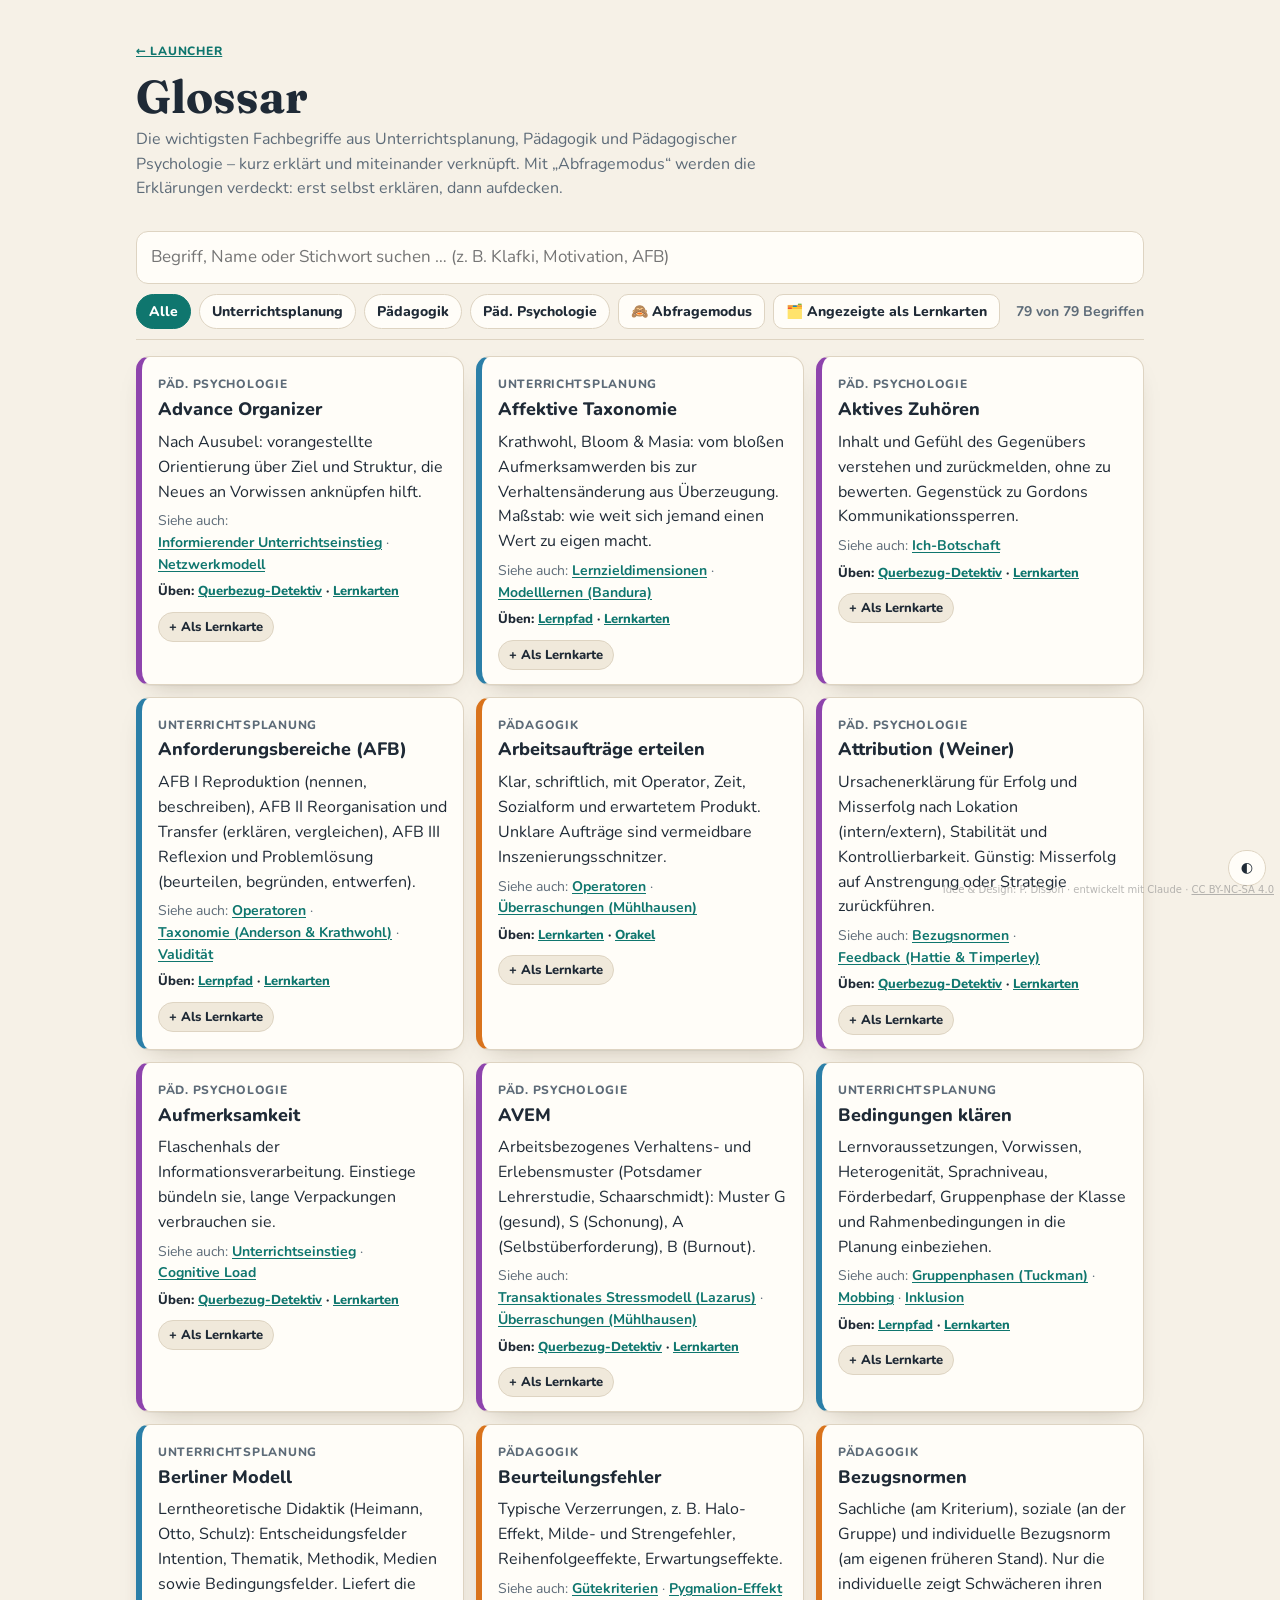
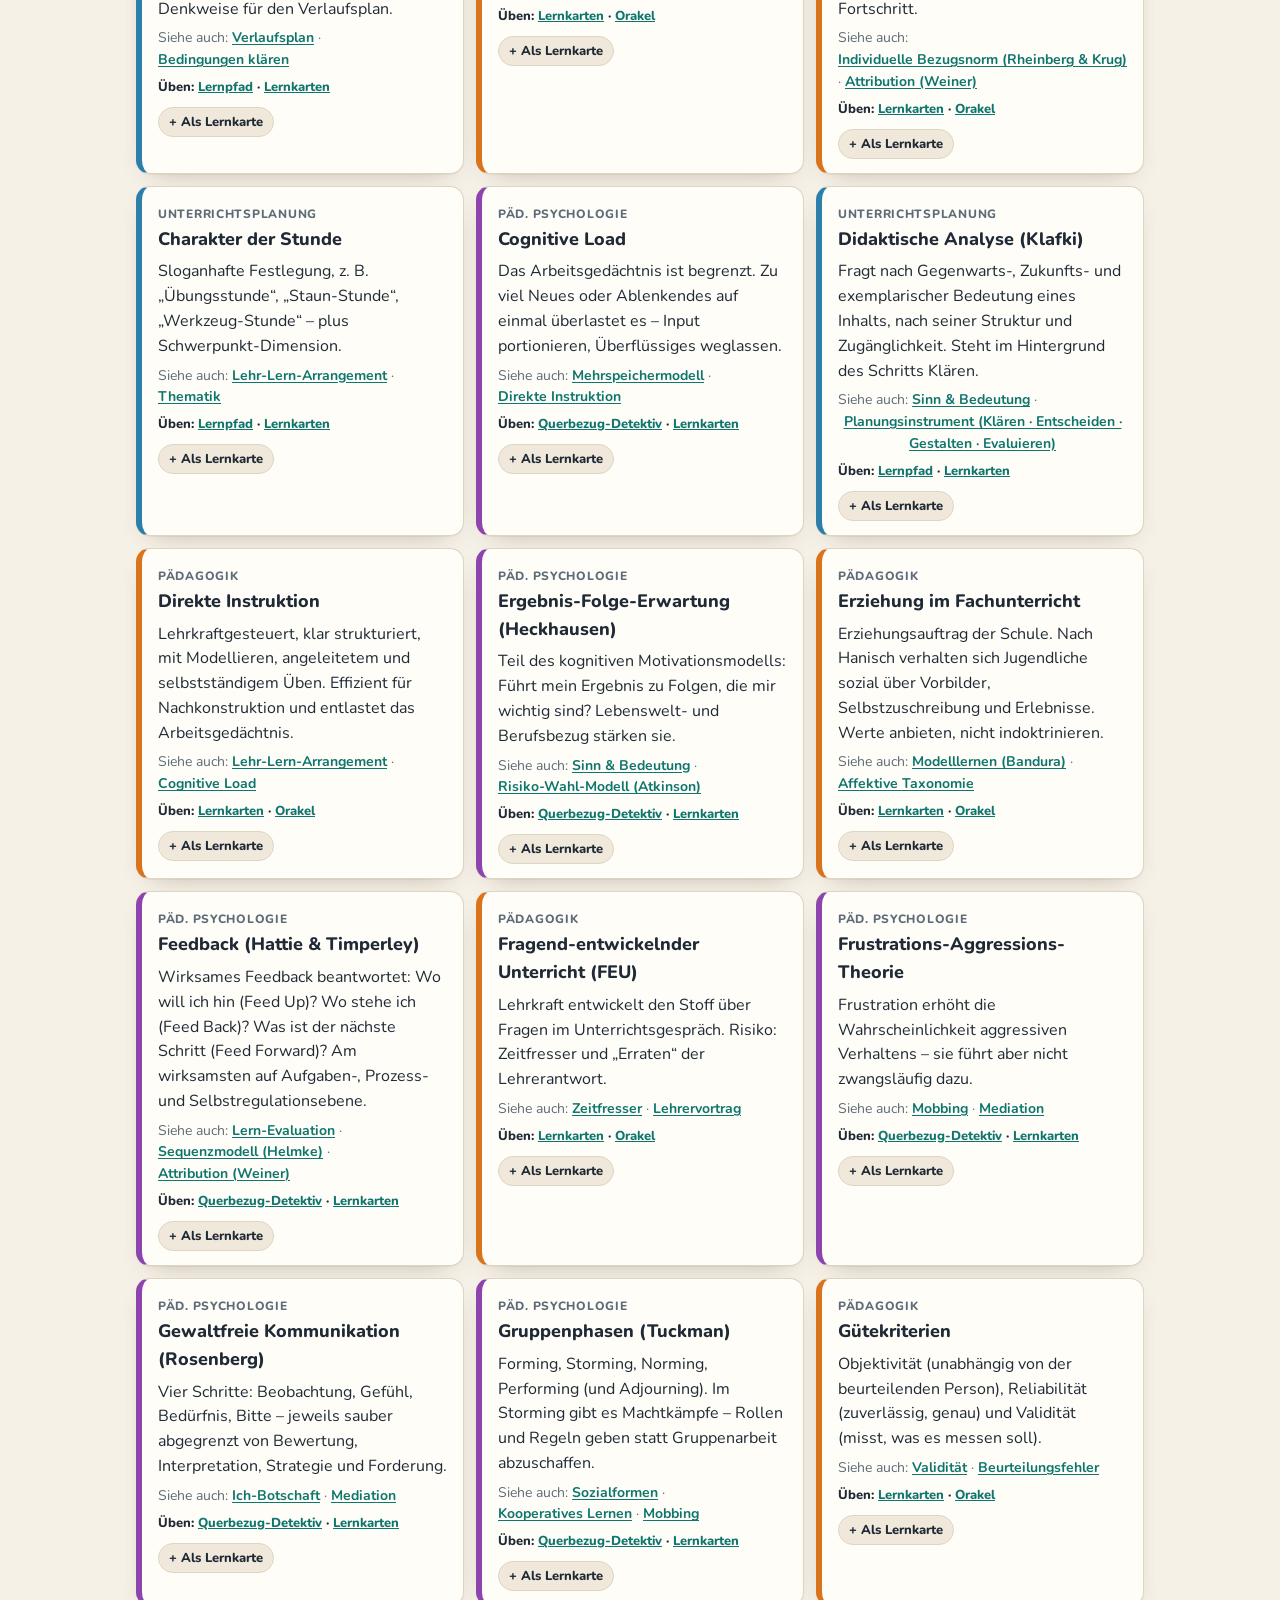
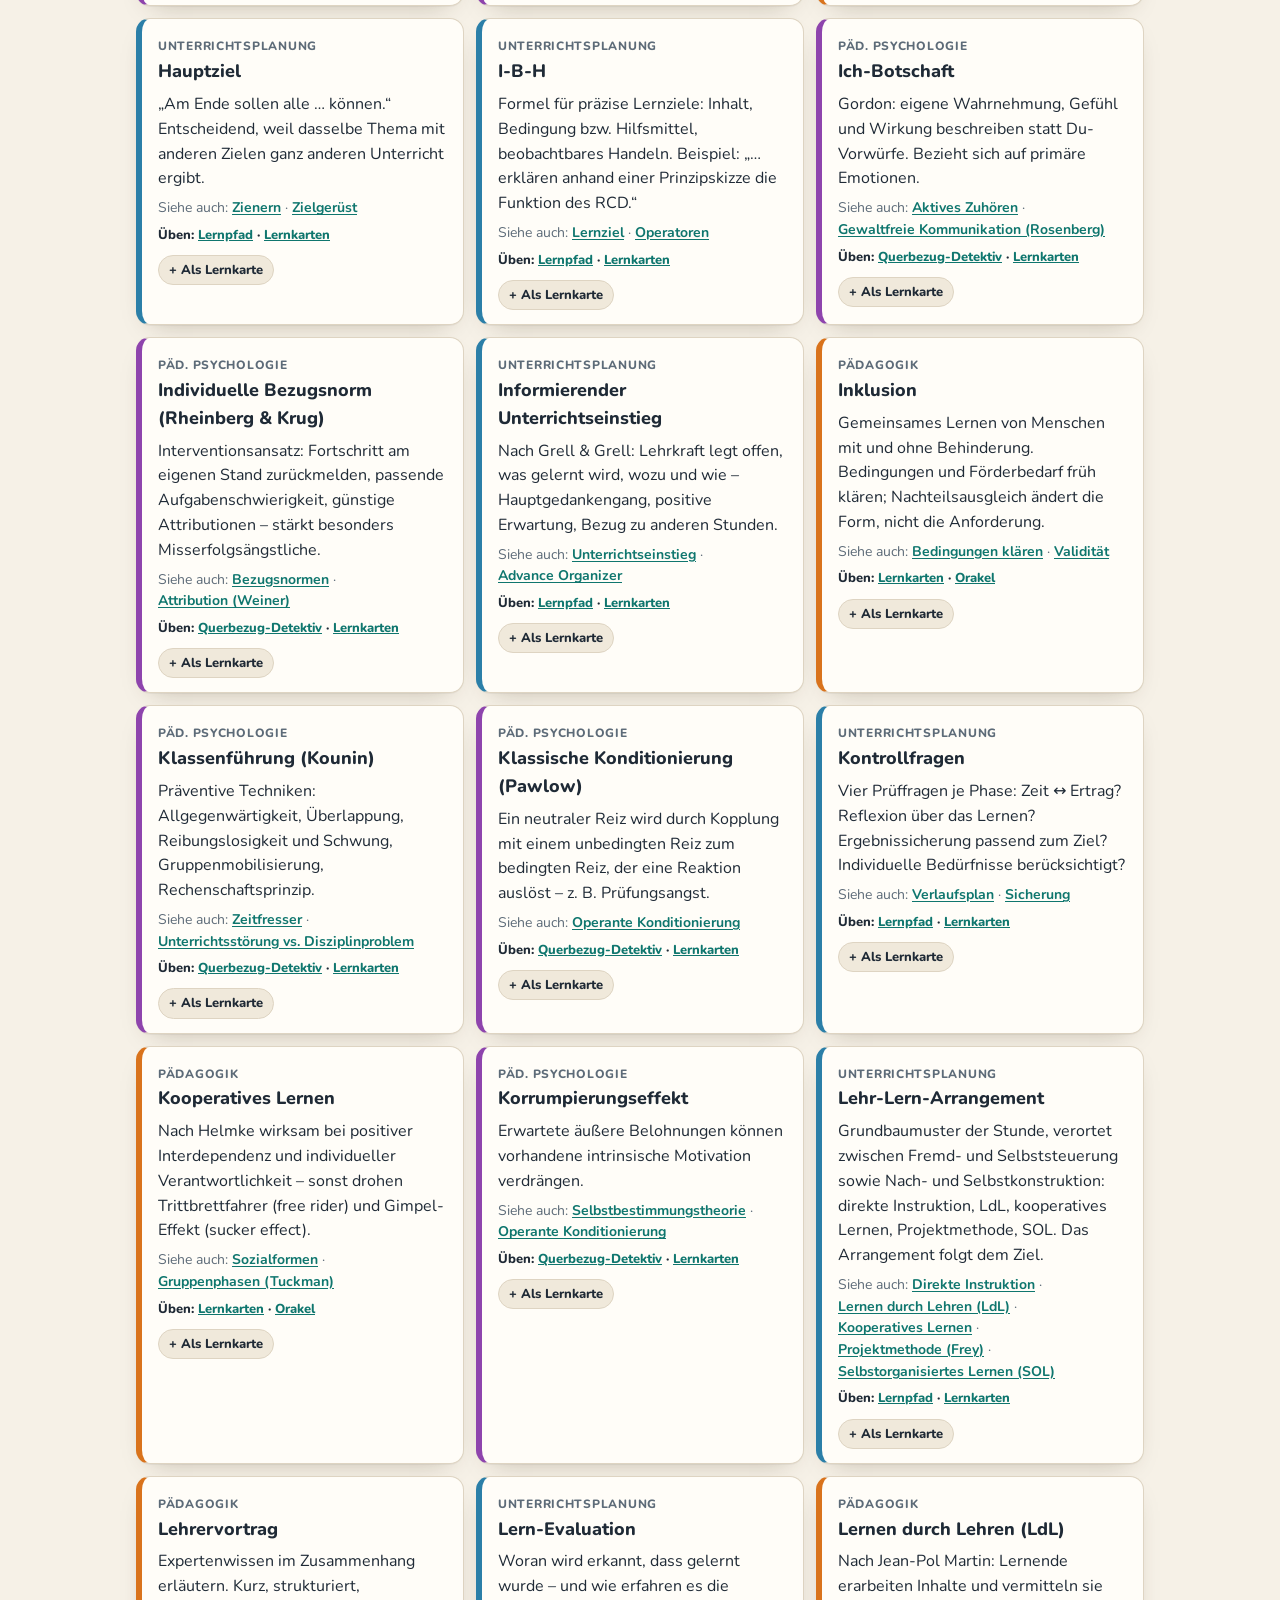
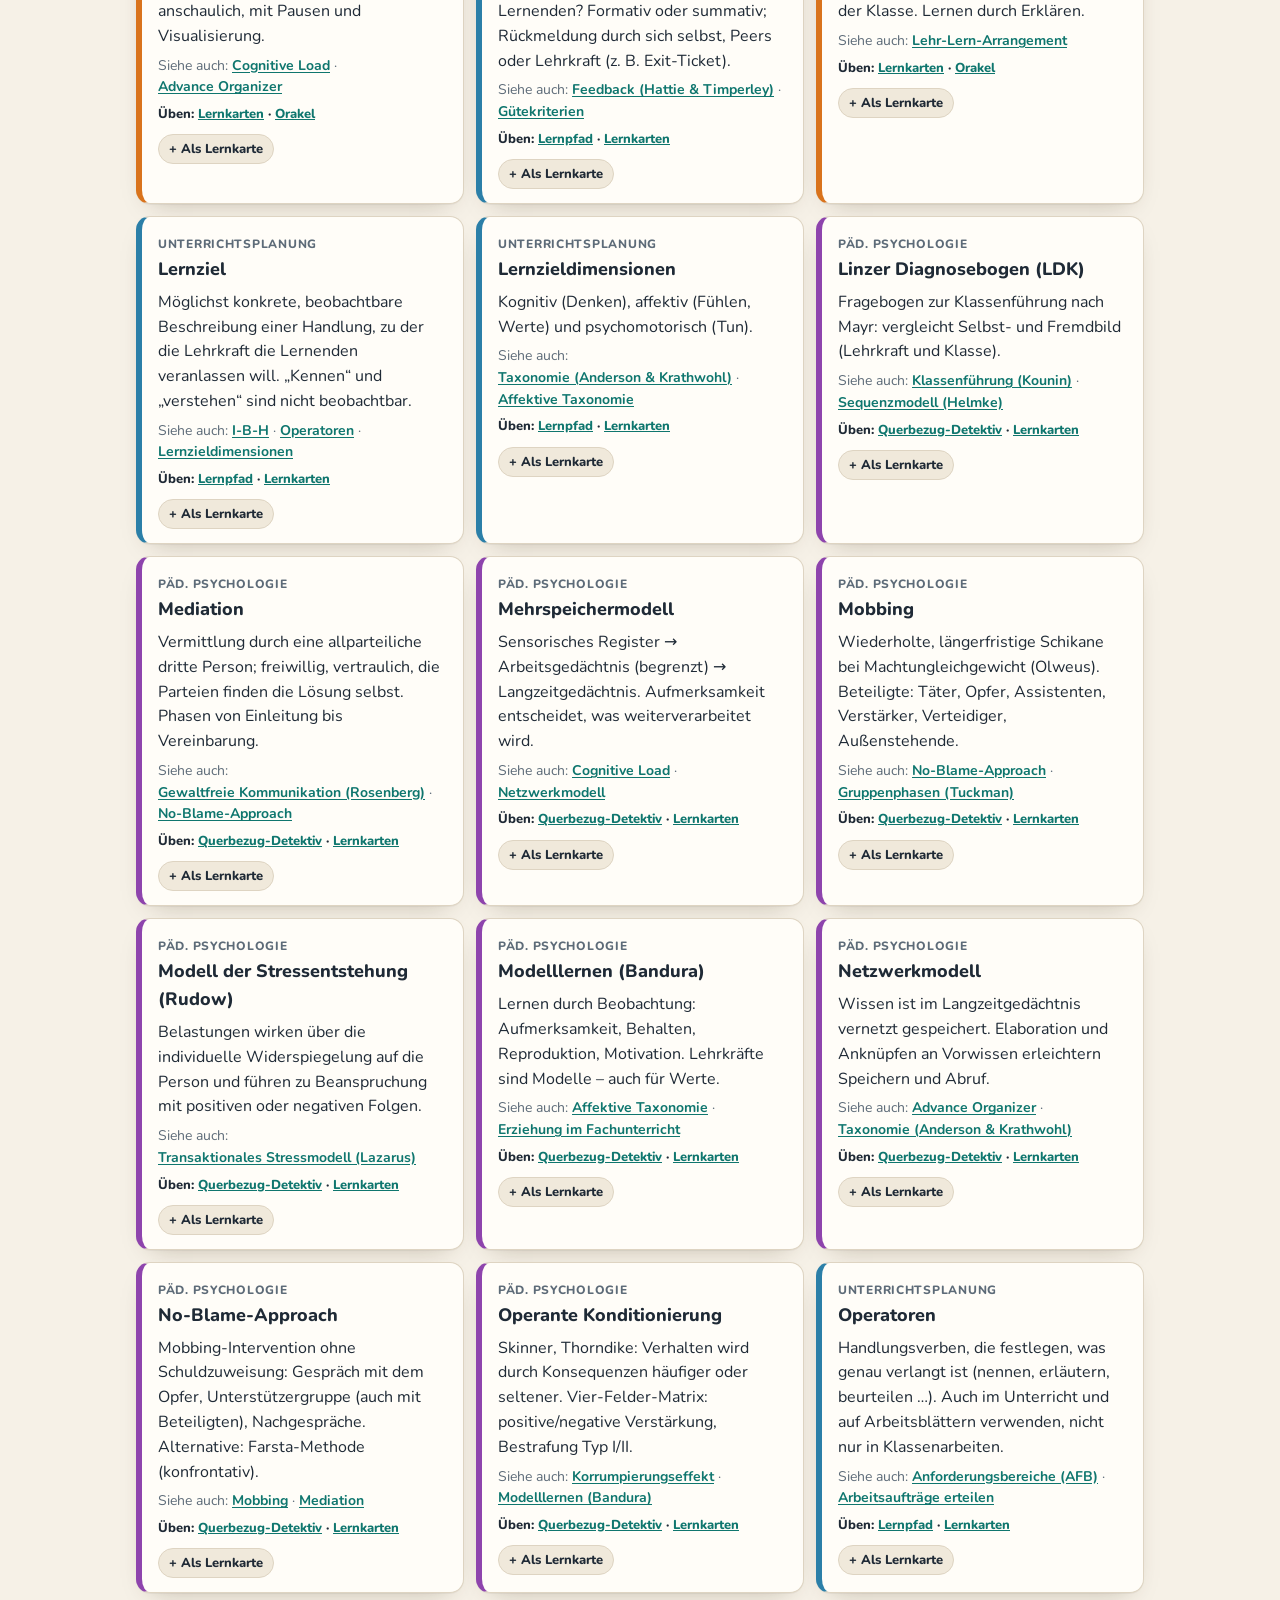
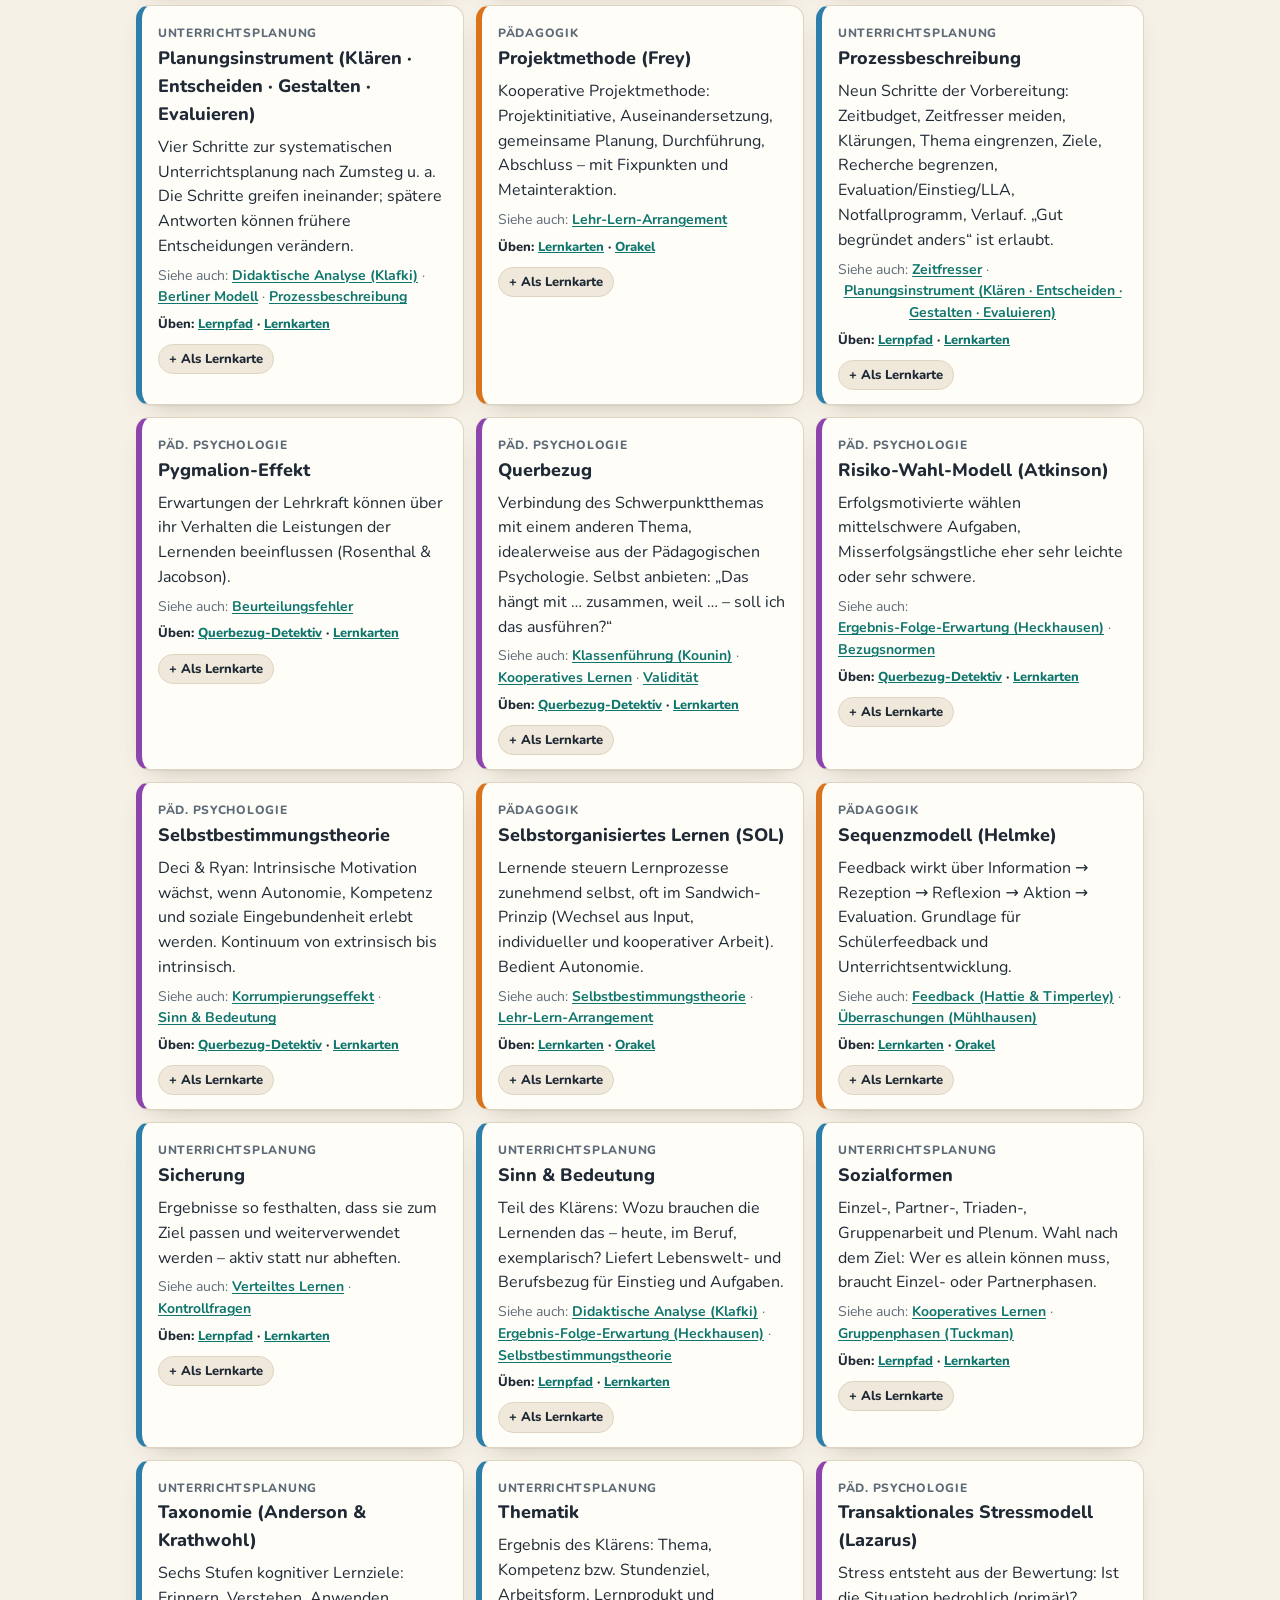
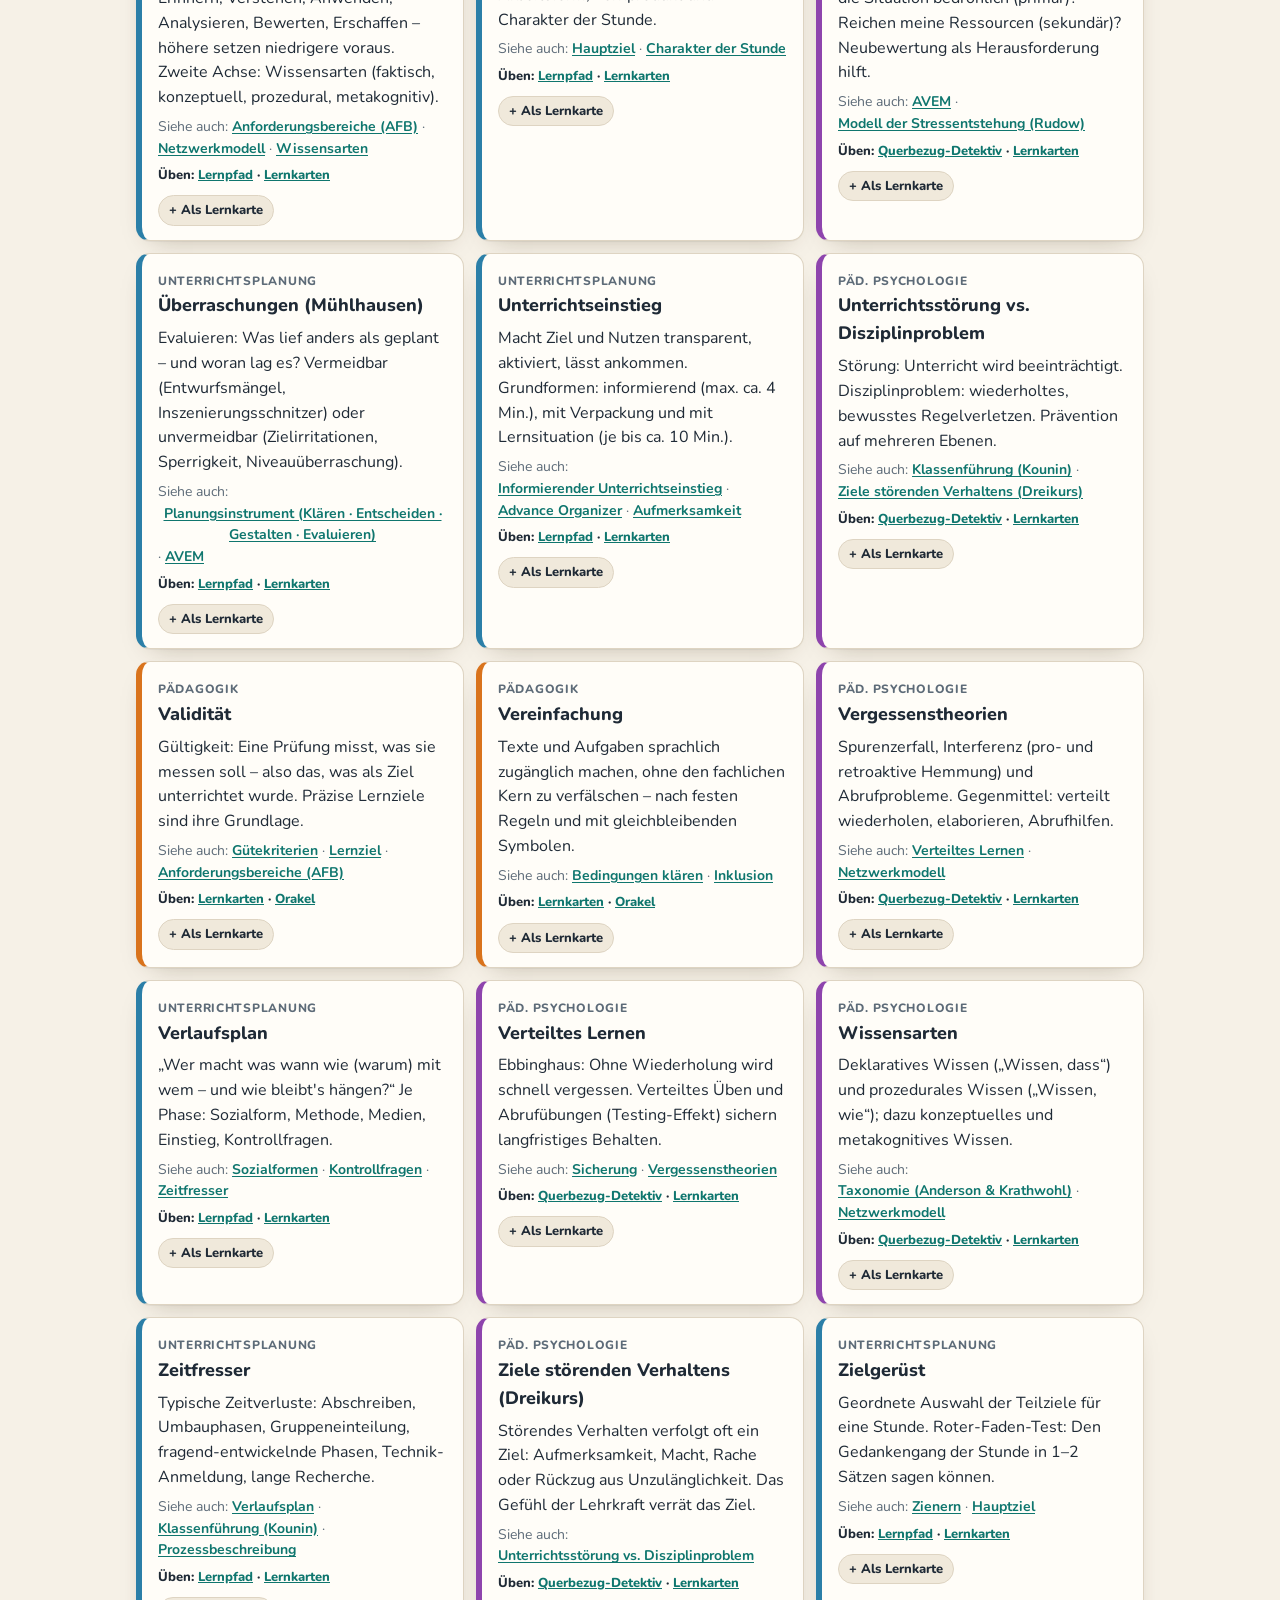
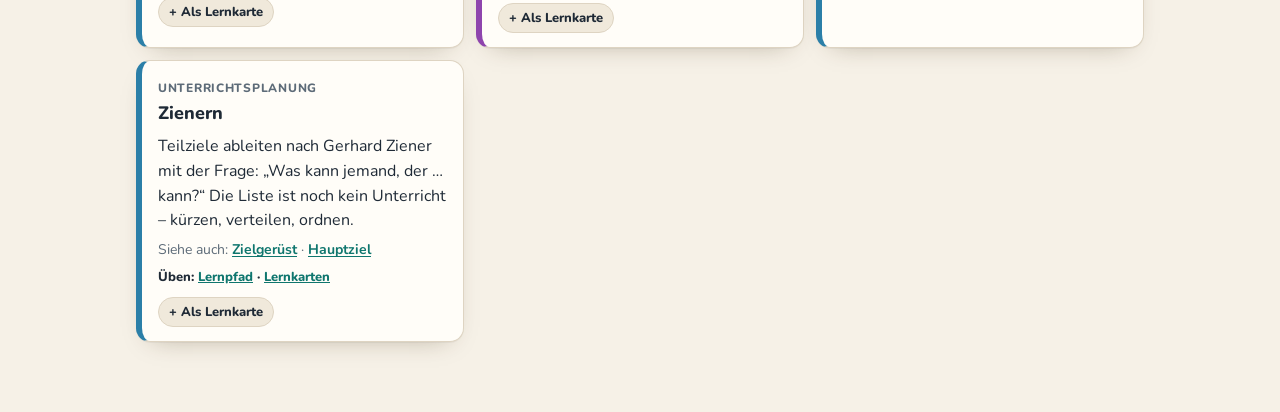
<file: lernen/glossar.html>
<!doctype html>
<html lang="de">
<head>
<meta charset="utf-8">
<meta http-equiv="Content-Security-Policy" content="default-src 'self'; object-src 'none'; base-uri 'none'; form-action 'none'; connect-src 'self' data: blob:; img-src 'self' data: blob:; media-src 'self' data: blob:; font-src 'self' data:; style-src 'self' 'unsafe-inline'; manifest-src 'self'; worker-src 'self'; script-src 'self' 'sha256-GOabd9HpQHtGdWnjQWbavecD8Qw3NKM9esnOdJokUJM='">
<meta name="referrer" content="strict-origin-when-cross-origin">
<meta name="author" content="P. Disson">
<link rel="license" href="https://creativecommons.org/licenses/by-nc-sa/4.0/deed.de">
<meta name="viewport" content="width=device-width, initial-scale=1">
<title>Glossar Kolloquium</title>
<meta name="description" content="Glossar mit Suche: Fachbegriffe aus Unterrichtsplanung, Pädagogik und Pädagogischer Psychologie mit Kurzerklärung und Querverweisen.">
<script src="../assets/app.js"></script>
<link rel="stylesheet" href="../assets/fonts/fonts.css">
<style>
:root{--bg:#f6f1e7;--surface:#fffdf8;--surface2:#f0e9db;--ink:#1f2a36;--muted:#5d6b78;--line:#ded4c2;--accent:#0f766e;--accent-ink:#fff;--up:#2b7fa8;--paed:#d9731c;--psy:#8e44ad;
 --f-head:"Fraunces",Georgia,serif;--f-body:"Nunito",system-ui,-apple-system,"Segoe UI",sans-serif;--shadow:0 1px 0 rgba(0,0,0,.04),0 10px 26px -16px rgba(60,40,10,.4)}
@media (prefers-color-scheme: dark){:root:not([data-theme="light"]){--bg:#12171d;--surface:#1b222b;--surface2:#232c37;--ink:#e8edf2;--muted:#9aa8b5;--line:#2f3a47;--accent:#2dd4bf;--accent-ink:#06201d;--up:#5fb3dd;--paed:#f59e4b;--psy:#c084fc;--shadow:0 10px 26px -14px rgba(0,0,0,.8)}}
:root[data-theme="dark"]{--bg:#12171d;--surface:#1b222b;--surface2:#232c37;--ink:#e8edf2;--muted:#9aa8b5;--line:#2f3a47;--accent:#2dd4bf;--accent-ink:#06201d;--up:#5fb3dd;--paed:#f59e4b;--psy:#c084fc;--shadow:0 10px 26px -14px rgba(0,0,0,.8)}
*{box-sizing:border-box}
body{margin:0;background:var(--bg);color:var(--ink);font:16px/1.55 var(--f-body)}
.wrap{max-width:1040px;margin:0 auto;padding:0 16px 70px}
header{padding:30px 0 6px}
h1{font-family:var(--f-head);font-size:clamp(30px,5vw,46px);margin:0 0 6px;line-height:1.05}
.lead{color:var(--muted);margin:0 0 14px;max-width:62ch}
a{color:var(--accent)}
.tools{position:sticky;top:0;z-index:3;background:var(--bg);padding:10px 0;border-bottom:1px solid var(--line);display:grid;gap:10px}
.search{width:100%;font:inherit;font-size:17px;padding:12px 14px;border-radius:12px;border:1px solid var(--line);background:var(--surface);color:var(--ink)}
.search:focus{outline:3px solid var(--accent);outline-offset:1px}
.chips{display:flex;flex-wrap:wrap;gap:8px;align-items:center}
.chip,.btn{font:inherit;font-weight:800;font-size:14px;border:1px solid var(--line);background:var(--surface);color:var(--ink);padding:6px 12px;border-radius:99px;cursor:pointer;text-decoration:none}
.chip[aria-pressed="true"]{background:var(--accent);color:var(--accent-ink);border-color:var(--accent)}
.btn{border-radius:10px}
.count{margin-left:auto;color:var(--muted);font-size:14px;font-weight:700}
.list{display:grid;grid-template-columns:repeat(auto-fill,minmax(300px,1fr));gap:12px;margin-top:16px}
.term{background:var(--surface);border:1px solid var(--line);border-left:6px solid var(--up);border-radius:14px;padding:14px 16px;box-shadow:var(--shadow);scroll-margin-top:150px}
.term.paed{border-left-color:var(--paed)}.term.psy{border-left-color:var(--psy)}
.term.flash{animation:fl 1.4s}
@keyframes fl{from{box-shadow:0 0 0 4px var(--accent)}to{box-shadow:var(--shadow)}}
.term h2{font-size:18px;margin:0 0 2px;font-weight:800}
.cat{font-size:12px;font-weight:800;letter-spacing:.06em;text-transform:uppercase;color:var(--muted)}
.term p{margin:6px 0}
.def.hidden{filter:blur(6px);cursor:pointer;user-select:none}
.see{font-size:14px;color:var(--muted)}
.see button{font:inherit;font-size:14px;font-weight:700;color:var(--accent);background:none;border:0;padding:0;cursor:pointer;text-decoration:underline;text-underline-offset:2px}
.where{font-size:13px;font-weight:800}
mark{background:#ffe58a;color:inherit;border-radius:3px;padding:0 1px}
.addc{font:inherit;font-size:13px;font-weight:800;border:1px solid var(--line);background:var(--surface2);color:var(--ink);padding:4px 10px;border-radius:99px;cursor:pointer;margin-top:4px}.addc[disabled]{opacity:.7;cursor:default}
.empty{color:var(--muted);padding:30px 0;text-align:center}
.themebtn{position:fixed;right:14px;bottom:14px;border-radius:99px;z-index:5}
</style>
</head>
<body>
<div class="wrap">
<header>
 <p class="cat"><a href="../index.html">← Launcher</a></p>
 <h1>Glossar</h1>
 <p class="lead">Die wichtigsten Fachbegriffe aus Unterrichtsplanung, Pädagogik und Pädagogischer Psychologie – kurz erklärt und miteinander verknüpft. Mit „Abfragemodus“ werden die Erklärungen verdeckt: erst selbst erklären, dann aufdecken.</p>
</header>
<div class="tools">
 <label for="q" class="cat" style="position:absolute;left:-9999px">Suchen</label>
 <input id="q" class="search" type="search" placeholder="Begriff, Name oder Stichwort suchen … (z. B. Klafki, Motivation, AFB)" autocomplete="off">
 <div class="chips" role="group" aria-label="Bereich filtern">
  <button class="chip" data-c="all" aria-pressed="true">Alle</button><button class="chip" data-c="up" aria-pressed="false">Unterrichtsplanung</button><button class="chip" data-c="paed" aria-pressed="false">Pädagogik</button><button class="chip" data-c="psy" aria-pressed="false">Päd. Psychologie</button>
  <button class="btn" id="quiz" aria-pressed="false">🙈 Abfragemodus</button><button class="btn" id="addAll">🗂️ Angezeigte als Lernkarten</button>
  <span class="count" id="count" aria-live="polite"></span>
 </div>
</div>
<div class="list" id="list"></div>
</div>
<button class="btn themebtn" id="theme" aria-label="Hell/Dunkel umschalten">◐</button>
<script>
"use strict";
const CAT={up:"Unterrichtsplanung",paed:"Pädagogik",psy:"Päd. Psychologie"};
const LP="../lernen/unterrichtsplanung.html",LK="../training/lernkarten.html",DT="../spiele/querbezug-detektiv.html",OR="../spiele/orakel-der-schwerpunkte.html";
/* [Begriff, Bereich, Erklärung, Querverweise, Synonyme/Suchwörter] */
const G=[
["Planungsinstrument (Klären · Entscheiden · Gestalten · Evaluieren)","up","Vier Schritte zur systematischen Unterrichtsplanung nach Zumsteg u. a. Die Schritte greifen ineinander; spätere Antworten können frühere Entscheidungen verändern.",["Didaktische Analyse (Klafki)","Berliner Modell","Prozessbeschreibung"],"KEGE Seminarmodell Zumsteg"],
["Didaktische Analyse (Klafki)","up","Fragt nach Gegenwarts-, Zukunfts- und exemplarischer Bedeutung eines Inhalts, nach seiner Struktur und Zugänglichkeit. Steht im Hintergrund des Schritts Klären.",["Sinn & Bedeutung","Planungsinstrument (Klären · Entscheiden · Gestalten · Evaluieren)"],"Klafki Bildungstheorie Gegenwartsbedeutung Zukunftsbedeutung exemplarisch"],
["Berliner Modell","up","Lerntheoretische Didaktik (Heimann, Otto, Schulz): Entscheidungsfelder Intention, Thematik, Methodik, Medien sowie Bedingungsfelder. Liefert die Denkweise für den Verlaufsplan.",["Verlaufsplan","Bedingungen klären"],"Heimann Schulz lerntheoretisch"],
["Sinn & Bedeutung","up","Teil des Klärens: Wozu brauchen die Lernenden das – heute, im Beruf, exemplarisch? Liefert Lebenswelt- und Berufsbezug für Einstieg und Aufgaben.",["Didaktische Analyse (Klafki)","Ergebnis-Folge-Erwartung (Heckhausen)","Selbstbestimmungstheorie"],"Lebensweltbezug Berufsbezug"],
["Bedingungen klären","up","Lernvoraussetzungen, Vorwissen, Heterogenität, Sprachniveau, Förderbedarf, Gruppenphase der Klasse und Rahmenbedingungen in die Planung einbeziehen.",["Gruppenphasen (Tuckman)","Mobbing","Inklusion"],"Bedingungsanalyse Lernvoraussetzungen"],
["Thematik","up","Ergebnis des Klärens: Thema, Kompetenz bzw. Stundenziel, Arbeitsform, Lernprodukt und Charakter der Stunde.",["Hauptziel","Charakter der Stunde"],"Thema eingrenzen"],
["Lernziel","up","Möglichst konkrete, beobachtbare Beschreibung einer Handlung, zu der die Lehrkraft die Lernenden veranlassen will. „Kennen“ und „verstehen“ sind nicht beobachtbar.",["I-B-H","Operatoren","Lernzieldimensionen"],"Ziel Mager"],
["I-B-H","up","Formel für präzise Lernziele: Inhalt, Bedingung bzw. Hilfsmittel, beobachtbares Handeln. Beispiel: „… erklären anhand einer Prinzipskizze die Funktion des RCD.“",["Lernziel","Operatoren"],"Inhalt Bedingung Handlung Lernzielformulierung"],
["Lernzieldimensionen","up","Kognitiv (Denken), affektiv (Fühlen, Werte) und psychomotorisch (Tun).",["Taxonomie (Anderson & Krathwohl)","Affektive Taxonomie"],"kognitiv affektiv psychomotorisch Bereiche"],
["Taxonomie (Anderson & Krathwohl)","up","Sechs Stufen kognitiver Lernziele: Erinnern, Verstehen, Anwenden, Analysieren, Bewerten, Erschaffen – höhere setzen niedrigere voraus. Zweite Achse: Wissensarten (faktisch, konzeptuell, prozedural, metakognitiv).",["Anforderungsbereiche (AFB)","Netzwerkmodell","Wissensarten"],"Bloom Lernzieltaxonomie Stufen"],
["Affektive Taxonomie","up","Krathwohl, Bloom & Masia: vom bloßen Aufmerksamwerden bis zur Verhaltensänderung aus Überzeugung. Maßstab: wie weit sich jemand einen Wert zu eigen macht.",["Lernzieldimensionen","Modelllernen (Bandura)"],"Werte Haltung Krathwohl Masia"],
["Anforderungsbereiche (AFB)","up","AFB I Reproduktion (nennen, beschreiben), AFB II Reorganisation und Transfer (erklären, vergleichen), AFB III Reflexion und Problemlösung (beurteilen, begründen, entwerfen).",["Operatoren","Taxonomie (Anderson & Krathwohl)","Validität"],"EPA AFB I II III"],
["Operatoren","up","Handlungsverben, die festlegen, was genau verlangt ist (nennen, erläutern, beurteilen …). Auch im Unterricht und auf Arbeitsblättern verwenden, nicht nur in Klassenarbeiten.",["Anforderungsbereiche (AFB)","Arbeitsaufträge erteilen"],"Aufgabenstellung Verben"],
["Hauptziel","up","„Am Ende sollen alle … können.“ Entscheidend, weil dasselbe Thema mit anderen Zielen ganz anderen Unterricht ergibt.",["Zienern","Zielgerüst"],"Stundenziel"],
["Zienern","up","Teilziele ableiten nach Gerhard Ziener mit der Frage: „Was kann jemand, der … kann?“ Die Liste ist noch kein Unterricht – kürzen, verteilen, ordnen.",["Zielgerüst","Hauptziel"],"Ziener Teilziele"],
["Zielgerüst","up","Geordnete Auswahl der Teilziele für eine Stunde. Roter-Faden-Test: Den Gedankengang der Stunde in 1–2 Sätzen sagen können.",["Zienern","Hauptziel"],"roter Faden"],
["Charakter der Stunde","up","Sloganhafte Festlegung, z. B. „Übungsstunde“, „Staun-Stunde“, „Werkzeug-Stunde“ – plus Schwerpunkt-Dimension.",["Lehr-Lern-Arrangement","Thematik"],""],
["Lern-Evaluation","up","Woran wird erkannt, dass gelernt wurde – und wie erfahren es die Lernenden? Formativ oder summativ; Rückmeldung durch sich selbst, Peers oder Lehrkraft (z. B. Exit-Ticket).",["Feedback (Hattie & Timperley)","Gütekriterien"],"formativ summativ Exit-Ticket Lernzielkontrolle"],
["Lehr-Lern-Arrangement","up","Grundbaumuster der Stunde, verortet zwischen Fremd- und Selbststeuerung sowie Nach- und Selbstkonstruktion: direkte Instruktion, LdL, kooperatives Lernen, Projektmethode, SOL. Das Arrangement folgt dem Ziel.",["Direkte Instruktion","Lernen durch Lehren (LdL)","Kooperatives Lernen","Projektmethode (Frey)","Selbstorganisiertes Lernen (SOL)"],"LLA"],
["Verlaufsplan","up","„Wer macht was wann wie (warum) mit wem – und wie bleibt's hängen?“ Je Phase: Sozialform, Methode, Medien, Einstieg, Kontrollfragen.",["Sozialformen","Kontrollfragen","Zeitfresser"],"Stundenverlauf Phasen W-Fragen"],
["Sozialformen","up","Einzel-, Partner-, Triaden-, Gruppenarbeit und Plenum. Wahl nach dem Ziel: Wer es allein können muss, braucht Einzel- oder Partnerphasen.",["Kooperatives Lernen","Gruppenphasen (Tuckman)"],"Einzelarbeit Partnerarbeit Gruppenarbeit Plenum Triade"],
["Kontrollfragen","up","Vier Prüffragen je Phase: Zeit ↔ Ertrag? Reflexion über das Lernen? Ergebnissicherung passend zum Ziel? Individuelle Bedürfnisse berücksichtigt?",["Verlaufsplan","Sicherung"],"Inklusionscheck"],
["Unterrichtseinstieg","up","Macht Ziel und Nutzen transparent, aktiviert, lässt ankommen. Grundformen: informierend (max. ca. 4 Min.), mit Verpackung und mit Lernsituation (je bis ca. 10 Min.).",["Informierender Unterrichtseinstieg","Advance Organizer","Aufmerksamkeit"],"Einstieg Verpackung Lernsituation"],
["Informierender Unterrichtseinstieg","up","Nach Grell & Grell: Lehrkraft legt offen, was gelernt wird, wozu und wie – Hauptgedankengang, positive Erwartung, Bezug zu anderen Stunden.",["Unterrichtseinstieg","Advance Organizer"],"Grell"],
["Zeitfresser","up","Typische Zeitverluste: Abschreiben, Umbauphasen, Gruppeneinteilung, fragend-entwickelnde Phasen, Technik-Anmeldung, lange Recherche.",["Verlaufsplan","Klassenführung (Kounin)","Prozessbeschreibung"],""],
["Sicherung","up","Ergebnisse so festhalten, dass sie zum Ziel passen und weiterverwendet werden – aktiv statt nur abheften.",["Verteiltes Lernen","Kontrollfragen"],"Ergebnissicherung"],
["Überraschungen (Mühlhausen)","up","Evaluieren: Was lief anders als geplant – und woran lag es? Vermeidbar (Entwurfsmängel, Inszenierungsschnitzer) oder unvermeidbar (Zielirritationen, Sperrigkeit, Niveauüberraschung).",["Planungsinstrument (Klären · Entscheiden · Gestalten · Evaluieren)","AVEM"],"Evaluieren Überraschungsoffenheit Knackstellen"],
["Prozessbeschreibung","up","Neun Schritte der Vorbereitung: Zeitbudget, Zeitfresser meiden, Klärungen, Thema eingrenzen, Ziele, Recherche begrenzen, Evaluation/Einstieg/LLA, Notfallprogramm, Verlauf. „Gut begründet anders“ ist erlaubt.",["Zeitfresser","Planungsinstrument (Klären · Entscheiden · Gestalten · Evaluieren)"],"Unterrichtsvorbereitung neun Schritte"],
["Direkte Instruktion","paed","Lehrkraftgesteuert, klar strukturiert, mit Modellieren, angeleitetem und selbstständigem Üben. Effizient für Nachkonstruktion und entlastet das Arbeitsgedächtnis.",["Lehr-Lern-Arrangement","Cognitive Load"],"DI"],
["Lernen durch Lehren (LdL)","paed","Nach Jean-Pol Martin: Lernende erarbeiten Inhalte und vermitteln sie der Klasse. Lernen durch Erklären.",["Lehr-Lern-Arrangement"],"LdL Martin"],
["Kooperatives Lernen","paed","Nach Helmke wirksam bei positiver Interdependenz und individueller Verantwortlichkeit – sonst drohen Trittbrettfahrer (free rider) und Gimpel-Effekt (sucker effect).",["Sozialformen","Gruppenphasen (Tuckman)"],"Gruppenarbeit free rider sucker Helmke"],
["Projektmethode (Frey)","paed","Kooperative Projektmethode: Projektinitiative, Auseinandersetzung, gemeinsame Planung, Durchführung, Abschluss – mit Fixpunkten und Metainteraktion.",["Lehr-Lern-Arrangement"],"Projekt"],
["Selbstorganisiertes Lernen (SOL)","paed","Lernende steuern Lernprozesse zunehmend selbst, oft im Sandwich-Prinzip (Wechsel aus Input, individueller und kooperativer Arbeit). Bedient Autonomie.",["Selbstbestimmungstheorie","Lehr-Lern-Arrangement"],"SOL Sandwich"],
["Lehrervortrag","paed","Expertenwissen im Zusammenhang erläutern. Kurz, strukturiert, anschaulich, mit Pausen und Visualisierung.",["Cognitive Load","Advance Organizer"],"Vortrag Input"],
["Fragend-entwickelnder Unterricht (FEU)","paed","Lehrkraft entwickelt den Stoff über Fragen im Unterrichtsgespräch. Risiko: Zeitfresser und „Erraten“ der Lehrerantwort.",["Zeitfresser","Lehrervortrag"],"FEU Unterrichtsgespräch"],
["Arbeitsaufträge erteilen","paed","Klar, schriftlich, mit Operator, Zeit, Sozialform und erwartetem Produkt. Unklare Aufträge sind vermeidbare Inszenierungsschnitzer.",["Operatoren","Überraschungen (Mühlhausen)"],"Arbeitsauftrag"],
["Gütekriterien","paed","Objektivität (unabhängig von der beurteilenden Person), Reliabilität (zuverlässig, genau) und Validität (misst, was es messen soll).",["Validität","Beurteilungsfehler"],"Objektivität Reliabilität Leistungsmessung"],
["Validität","paed","Gültigkeit: Eine Prüfung misst, was sie messen soll – also das, was als Ziel unterrichtet wurde. Präzise Lernziele sind ihre Grundlage.",["Gütekriterien","Lernziel","Anforderungsbereiche (AFB)"],"Inhaltsvalidität"],
["Bezugsnormen","paed","Sachliche (am Kriterium), soziale (an der Gruppe) und individuelle Bezugsnorm (am eigenen früheren Stand). Nur die individuelle zeigt Schwächeren ihren Fortschritt.",["Individuelle Bezugsnorm (Rheinberg & Krug)","Attribution (Weiner)"],"Rheinberg sachlich sozial individuell"],
["Beurteilungsfehler","paed","Typische Verzerrungen, z. B. Halo-Effekt, Milde- und Strengefehler, Reihenfolgeeffekte, Erwartungseffekte.",["Gütekriterien","Pygmalion-Effekt"],"Halo Mildefehler Strengefehler"],
["Vereinfachung","paed","Texte und Aufgaben sprachlich zugänglich machen, ohne den fachlichen Kern zu verfälschen – nach festen Regeln und mit gleichbleibenden Symbolen.",["Bedingungen klären","Inklusion"],"Sprache sprachsensibel"],
["Erziehung im Fachunterricht","paed","Erziehungsauftrag der Schule. Nach Hanisch verhalten sich Jugendliche sozial über Vorbilder, Selbstzuschreibung und Erlebnisse. Werte anbieten, nicht indoktrinieren.",["Modelllernen (Bandura)","Affektive Taxonomie"],"Hanisch Werte Erziehungsauftrag"],
["Inklusion","paed","Gemeinsames Lernen von Menschen mit und ohne Behinderung. Bedingungen und Förderbedarf früh klären; Nachteilsausgleich ändert die Form, nicht die Anforderung.",["Bedingungen klären","Validität"],"Nachteilsausgleich Förderbedarf"],
["Sequenzmodell (Helmke)","paed","Feedback wirkt über Information → Rezeption → Reflexion → Aktion → Evaluation. Grundlage für Schülerfeedback und Unterrichtsentwicklung.",["Feedback (Hattie & Timperley)","Überraschungen (Mühlhausen)"],"Schulentwicklung Schülerfeedback Unterrichtsentwicklung"],
["Klassenführung (Kounin)","psy","Präventive Techniken: Allgegenwärtigkeit, Überlappung, Reibungslosigkeit und Schwung, Gruppenmobilisierung, Rechenschaftsprinzip.",["Zeitfresser","Unterrichtsstörung vs. Disziplinproblem"],"Kounin Allgegenwärtigkeit Überlappung withitness"],
["Unterrichtsstörung vs. Disziplinproblem","psy","Störung: Unterricht wird beeinträchtigt. Disziplinproblem: wiederholtes, bewusstes Regelverletzen. Prävention auf mehreren Ebenen.",["Klassenführung (Kounin)","Ziele störenden Verhaltens (Dreikurs)"],"Störung Disziplin"],
["Ziele störenden Verhaltens (Dreikurs)","psy","Störendes Verhalten verfolgt oft ein Ziel: Aufmerksamkeit, Macht, Rache oder Rückzug aus Unzulänglichkeit. Das Gefühl der Lehrkraft verrät das Ziel.",["Unterrichtsstörung vs. Disziplinproblem"],"Dreikurs"],
["Linzer Diagnosebogen (LDK)","psy","Fragebogen zur Klassenführung nach Mayr: vergleicht Selbst- und Fremdbild (Lehrkraft und Klasse).",["Klassenführung (Kounin)","Sequenzmodell (Helmke)"],"Mayr LDK"],
["Selbstbestimmungstheorie","psy","Deci & Ryan: Intrinsische Motivation wächst, wenn Autonomie, Kompetenz und soziale Eingebundenheit erlebt werden. Kontinuum von extrinsisch bis intrinsisch.",["Korrumpierungseffekt","Sinn & Bedeutung"],"Deci Ryan intrinsisch extrinsisch Autonomie Grundbedürfnisse"],
["Korrumpierungseffekt","psy","Erwartete äußere Belohnungen können vorhandene intrinsische Motivation verdrängen.",["Selbstbestimmungstheorie","Operante Konditionierung"],"Belohnung overjustification"],
["Ergebnis-Folge-Erwartung (Heckhausen)","psy","Teil des kognitiven Motivationsmodells: Führt mein Ergebnis zu Folgen, die mir wichtig sind? Lebenswelt- und Berufsbezug stärken sie.",["Sinn & Bedeutung","Risiko-Wahl-Modell (Atkinson)"],"Heckhausen Erwartung Wert Leistungsmotivation"],
["Attribution (Weiner)","psy","Ursachenerklärung für Erfolg und Misserfolg nach Lokation (intern/extern), Stabilität und Kontrollierbarkeit. Günstig: Misserfolg auf Anstrengung oder Strategie zurückführen.",["Bezugsnormen","Feedback (Hattie & Timperley)"],"Kausalattribution Weiner Reattribution"],
["Risiko-Wahl-Modell (Atkinson)","psy","Erfolgsmotivierte wählen mittelschwere Aufgaben, Misserfolgsängstliche eher sehr leichte oder sehr schwere.",["Ergebnis-Folge-Erwartung (Heckhausen)","Bezugsnormen"],"Atkinson Leistungsmotiv Hoffnung auf Erfolg Furcht vor Misserfolg"],
["Individuelle Bezugsnorm (Rheinberg & Krug)","psy","Interventionsansatz: Fortschritt am eigenen Stand zurückmelden, passende Aufgabenschwierigkeit, günstige Attributionen – stärkt besonders Misserfolgsängstliche.",["Bezugsnormen","Attribution (Weiner)"],"Rheinberg Krug"],
["Klassische Konditionierung (Pawlow)","psy","Ein neutraler Reiz wird durch Kopplung mit einem unbedingten Reiz zum bedingten Reiz, der eine Reaktion auslöst – z. B. Prüfungsangst.",["Operante Konditionierung"],"Pawlow Angst"],
["Operante Konditionierung","psy","Skinner, Thorndike: Verhalten wird durch Konsequenzen häufiger oder seltener. Vier-Felder-Matrix: positive/negative Verstärkung, Bestrafung Typ I/II.",["Korrumpierungseffekt","Modelllernen (Bandura)"],"Skinner Verstärkung Bestrafung Vier-Felder-Matrix"],
["Modelllernen (Bandura)","psy","Lernen durch Beobachtung: Aufmerksamkeit, Behalten, Reproduktion, Motivation. Lehrkräfte sind Modelle – auch für Werte.",["Affektive Taxonomie","Erziehung im Fachunterricht"],"Bandura Lernen am Modell"],
["Ich-Botschaft","psy","Gordon: eigene Wahrnehmung, Gefühl und Wirkung beschreiben statt Du-Vorwürfe. Bezieht sich auf primäre Emotionen.",["Aktives Zuhören","Gewaltfreie Kommunikation (Rosenberg)"],"Gordon"],
["Aktives Zuhören","psy","Inhalt und Gefühl des Gegenübers verstehen und zurückmelden, ohne zu bewerten. Gegenstück zu Gordons Kommunikationssperren.",["Ich-Botschaft"],"Gordon Kommunikationssperren"],
["Gewaltfreie Kommunikation (Rosenberg)","psy","Vier Schritte: Beobachtung, Gefühl, Bedürfnis, Bitte – jeweils sauber abgegrenzt von Bewertung, Interpretation, Strategie und Forderung.",["Ich-Botschaft","Mediation"],"GfK Rosenberg Giraffe"],
["Mehrspeichermodell","psy","Sensorisches Register → Arbeitsgedächtnis (begrenzt) → Langzeitgedächtnis. Aufmerksamkeit entscheidet, was weiterverarbeitet wird.",["Cognitive Load","Netzwerkmodell"],"Gedächtnis Kurzzeitgedächtnis"],
["Cognitive Load","psy","Das Arbeitsgedächtnis ist begrenzt. Zu viel Neues oder Ablenkendes auf einmal überlastet es – Input portionieren, Überflüssiges weglassen.",["Mehrspeichermodell","Direkte Instruktion"],"Arbeitsgedächtnis Aufmerksamkeit kognitive Belastung"],
["Aufmerksamkeit","psy","Flaschenhals der Informationsverarbeitung. Einstiege bündeln sie, lange Verpackungen verbrauchen sie.",["Unterrichtseinstieg","Cognitive Load"],""],
["Netzwerkmodell","psy","Wissen ist im Langzeitgedächtnis vernetzt gespeichert. Elaboration und Anknüpfen an Vorwissen erleichtern Speichern und Abruf.",["Advance Organizer","Taxonomie (Anderson & Krathwohl)"],"Langzeitgedächtnis Elaboration"],
["Wissensarten","psy","Deklaratives Wissen („Wissen, dass“) und prozedurales Wissen („Wissen, wie“); dazu konzeptuelles und metakognitives Wissen.",["Taxonomie (Anderson & Krathwohl)","Netzwerkmodell"],"deklarativ prozedural"],
["Advance Organizer","psy","Nach Ausubel: vorangestellte Orientierung über Ziel und Struktur, die Neues an Vorwissen anknüpfen hilft.",["Informierender Unterrichtseinstieg","Netzwerkmodell"],"Ausubel"],
["Verteiltes Lernen","psy","Ebbinghaus: Ohne Wiederholung wird schnell vergessen. Verteiltes Üben und Abrufübungen (Testing-Effekt) sichern langfristiges Behalten.",["Sicherung","Vergessenstheorien"],"Ebbinghaus Vergessenskurve spacing Testing-Effekt Abrufübung"],
["Vergessenstheorien","psy","Spurenzerfall, Interferenz (pro- und retroaktive Hemmung) und Abrufprobleme. Gegenmittel: verteilt wiederholen, elaborieren, Abrufhilfen.",["Verteiltes Lernen","Netzwerkmodell"],"Interferenz Spurenzerfall"],
["Transaktionales Stressmodell (Lazarus)","psy","Stress entsteht aus der Bewertung: Ist die Situation bedrohlich (primär)? Reichen meine Ressourcen (sekundär)? Neubewertung als Herausforderung hilft.",["AVEM","Modell der Stressentstehung (Rudow)"],"Lazarus Bewertung Coping"],
["Modell der Stressentstehung (Rudow)","psy","Belastungen wirken über die individuelle Widerspiegelung auf die Person und führen zu Beanspruchung mit positiven oder negativen Folgen.",["Transaktionales Stressmodell (Lazarus)"],"Rudow Belastung Beanspruchung"],
["AVEM","psy","Arbeitsbezogenes Verhaltens- und Erlebensmuster (Potsdamer Lehrerstudie, Schaarschmidt): Muster G (gesund), S (Schonung), A (Selbstüberforderung), B (Burnout).",["Transaktionales Stressmodell (Lazarus)","Überraschungen (Mühlhausen)"],"Schaarschmidt Risikomuster Lehrergesundheit"],
["Gruppenphasen (Tuckman)","psy","Forming, Storming, Norming, Performing (und Adjourning). Im Storming gibt es Machtkämpfe – Rollen und Regeln geben statt Gruppenarbeit abzuschaffen.",["Sozialformen","Kooperatives Lernen","Mobbing"],"Tuckman storming"],
["Mobbing","psy","Wiederholte, längerfristige Schikane bei Machtungleichgewicht (Olweus). Beteiligte: Täter, Opfer, Assistenten, Verstärker, Verteidiger, Außenstehende.",["No-Blame-Approach","Gruppenphasen (Tuckman)"],"Olweus Cybermobbing"],
["No-Blame-Approach","psy","Mobbing-Intervention ohne Schuldzuweisung: Gespräch mit dem Opfer, Unterstützergruppe (auch mit Beteiligten), Nachgespräche. Alternative: Farsta-Methode (konfrontativ).",["Mobbing","Mediation"],"Farsta Unterstützergruppe"],
["Frustrations-Aggressions-Theorie","psy","Frustration erhöht die Wahrscheinlichkeit aggressiven Verhaltens – sie führt aber nicht zwangsläufig dazu.",["Mobbing","Mediation"],"Dollard Gewalt Aggression"],
["Mediation","psy","Vermittlung durch eine allparteiliche dritte Person; freiwillig, vertraulich, die Parteien finden die Lösung selbst. Phasen von Einleitung bis Vereinbarung.",["Gewaltfreie Kommunikation (Rosenberg)","No-Blame-Approach"],"Streitschlichtung"],
["Feedback (Hattie & Timperley)","psy","Wirksames Feedback beantwortet: Wo will ich hin (Feed Up)? Wo stehe ich (Feed Back)? Was ist der nächste Schritt (Feed Forward)? Am wirksamsten auf Aufgaben-, Prozess- und Selbstregulationsebene.",["Lern-Evaluation","Sequenzmodell (Helmke)","Attribution (Weiner)"],"Hattie Rückmeldung"],
["Pygmalion-Effekt","psy","Erwartungen der Lehrkraft können über ihr Verhalten die Leistungen der Lernenden beeinflussen (Rosenthal & Jacobson).",["Beurteilungsfehler"],"Rosenthal Erwartungseffekt"],
["Querbezug","psy","Verbindung des Schwerpunktthemas mit einem anderen Thema, idealerweise aus der Pädagogischen Psychologie. Selbst anbieten: „Das hängt mit … zusammen, weil … – soll ich das ausführen?“",["Klassenführung (Kounin)","Kooperatives Lernen","Validität"],"Kolloquium Prüfung Antwortschema"]];
const WHERE={up:[["Lernpfad",LP],["Lernkarten",LK]],paed:[["Lernkarten",LK],["Orakel",OR]],psy:[["Querbezug-Detektiv",DT],["Lernkarten",LK]]};
const $=s=>document.querySelector(s);
const esc=s=>String(s).replace(/[&<>"]/g,c=>({"&":"&amp;","<":"&lt;",">":"&gt;",'"':"&quot;"}[c]));
const norm=s=>s.toLowerCase().normalize("NFD").replace(/[̀-ͯ]/g,"").replace(/ß/g,"ss");
const slug=s=>"t-"+norm(s).replace(/[^a-z0-9]+/g,"-").replace(/^-|-$/g,"");
G.sort((a,b)=>a[0].localeCompare(b[0],"de"));
let cat="all",quiz=false;
function hl(t,q){const words=q.split(/\s+/).filter(w=>w.length>1);if(!words.length)return esc(t);
 let ns="",map=[],out="";for(let k=0;k<t.length;k++){for(const ch of norm(t[k])){ns+=ch;map.push(k)}}
 const marks=new Array(t.length).fill(false);for(const w of words){let p=0;while((p=ns.indexOf(w,p))>=0){for(let j=p;j<p+w.length;j++)marks[map[j]]=true;p+=w.length}}
 let on=false;for(let k=0;k<t.length;k++){if(marks[k]&&!on){out+="<mark>";on=true}if(!marks[k]&&on){out+="</mark>";on=false}out+=esc(t[k])}if(on)out+="</mark>";return out}
/* Glossar → eigene Lernkarten im Karteikasten */
const MY="lernkarten-eigene";let lastRows=[];
const myCards=()=>{try{return JSON.parse(localStorage.getItem(MY))||[]}catch(e){return []}};
const cid=g=>"g-"+slug(g[0]).slice(2);
const inCards=g=>myCards().some(c=>c.id===cid(g));
function addCards(list){const m=myCards();let n=0;list.forEach(g=>{if(!g||m.some(c=>c.id===cid(g)))return;m.push({id:cid(g),deck:g[1],q:`Was bedeutet: ${g[0]}?`,a:g[2]});n++});try{localStorage.setItem(MY,JSON.stringify(m))}catch(e){}return n}
function render(){const q=norm($("#q").value.trim());const words=q.split(/\s+/).filter(Boolean);
 const rows=G.filter(g=>(cat==="all"||g[1]===cat)&&words.every(w=>norm(g[0]+" "+g[2]+" "+g[4]+" "+g[3].join(" ")).includes(w)));
 $("#count").textContent=`${rows.length} von ${G.length} Begriffen`;
 $("#list").innerHTML=rows.length?rows.map(g=>`<article class="term ${g[1]}" id="${slug(g[0])}"><span class="cat">${CAT[g[1]]}</span><h2>${hl(g[0],q)}</h2><p class="def ${quiz?"hidden":""}" ${quiz?'title="Antippen zum Aufdecken" tabindex="0" role="button"':""}>${hl(g[2],q)}</p>${g[3].length?`<p class="see">Siehe auch: ${g[3].map(s=>`<button data-go="${esc(s)}">${esc(s)}</button>`).join(" · ")}</p>`:""}<p class="where">Üben: ${WHERE[g[1]].map(([n,h])=>`<a href="${h}">${n}</a>`).join(" · ")}</p>${inCards(g)?`<button class="addc" disabled>✓ im Karteikasten</button>`:`<button class="addc" data-add="${esc(g[0])}">+ Als Lernkarte</button>`}</article>`).join(""):`<p class="empty">Nichts gefunden. Tipp: kürzeres Stichwort probieren.</p>`;
 document.querySelectorAll(".def.hidden").forEach(d=>{const show=()=>d.classList.remove("hidden");d.onclick=show;d.onkeydown=e=>{if(e.key==="Enter"||e.key===" "){e.preventDefault();show()}}});
 document.querySelectorAll("[data-go]").forEach(b=>b.onclick=()=>go(b.dataset.go));
 document.querySelectorAll("[data-add]").forEach(b=>b.onclick=()=>{addCards([G.find(g=>g[0]===b.dataset.add)]);render()});lastRows=rows}
function go(name){$("#q").value="";cat="all";document.querySelectorAll(".chip").forEach(c=>c.setAttribute("aria-pressed",c.dataset.c==="all"));render();const e=document.getElementById(slug(name));if(e){e.scrollIntoView({behavior:"smooth",block:"start"});e.classList.remove("flash");void e.offsetWidth;e.classList.add("flash")}}
$("#q").addEventListener("input",render);
$("#addAll").onclick=()=>{const n=addCards(lastRows);render();$("#count").textContent=n?`${n} neue Lernkarten angelegt – im Karteikasten unter „Eigene“.`:"Alle angezeigten Begriffe sind schon im Karteikasten."};
document.querySelectorAll(".chip").forEach(c=>c.onclick=()=>{cat=c.dataset.c;document.querySelectorAll(".chip").forEach(x=>x.setAttribute("aria-pressed",x===c));render()});
$("#quiz").onclick=()=>{quiz=!quiz;$("#quiz").setAttribute("aria-pressed",quiz);$("#quiz").textContent=quiz?"👀 Alles aufdecken":"🙈 Abfragemodus";render()};
const missing=G.flatMap(g=>g[3]).filter(s=>!G.some(g=>g[0]===s));if(missing.length)console.warn("Glossar: fehlende Querverweise",[...new Set(missing)]);
const h=decodeURIComponent(location.hash.slice(1));if(h){$("#q").value=h}
render();
(function(){let t=null;try{t=JSON.parse(localStorage.getItem("lp-theme"))}catch(e){}if(t)document.documentElement.dataset.theme=t;
$("#theme").onclick=()=>{const c=document.documentElement.dataset.theme||(matchMedia("(prefers-color-scheme: dark)").matches?"dark":"light");const n=c==="dark"?"light":"dark";document.documentElement.dataset.theme=n;try{localStorage.setItem("lp-theme",JSON.stringify(n))}catch(e){}}})();
</script>
<style>.ll-credit{position:fixed;right:6px;bottom:4px;z-index:2147483000;font:10px/1.3 system-ui,sans-serif;color:#888;opacity:.6;pointer-events:none;max-width:calc(100vw - 12px);text-align:right}.ll-credit a{color:inherit;pointer-events:auto}.ll-credit:hover{opacity:1}@media print{.ll-credit{display:none}}</style>
<div class="ll-credit" lang="de">Idee &amp; Design: P. Disson · entwickelt mit Claude · <a href="https://creativecommons.org/licenses/by-nc-sa/4.0/deed.de" rel="license noopener" target="_blank">CC BY-NC-SA 4.0</a></div>
</body>
</html>
</file>
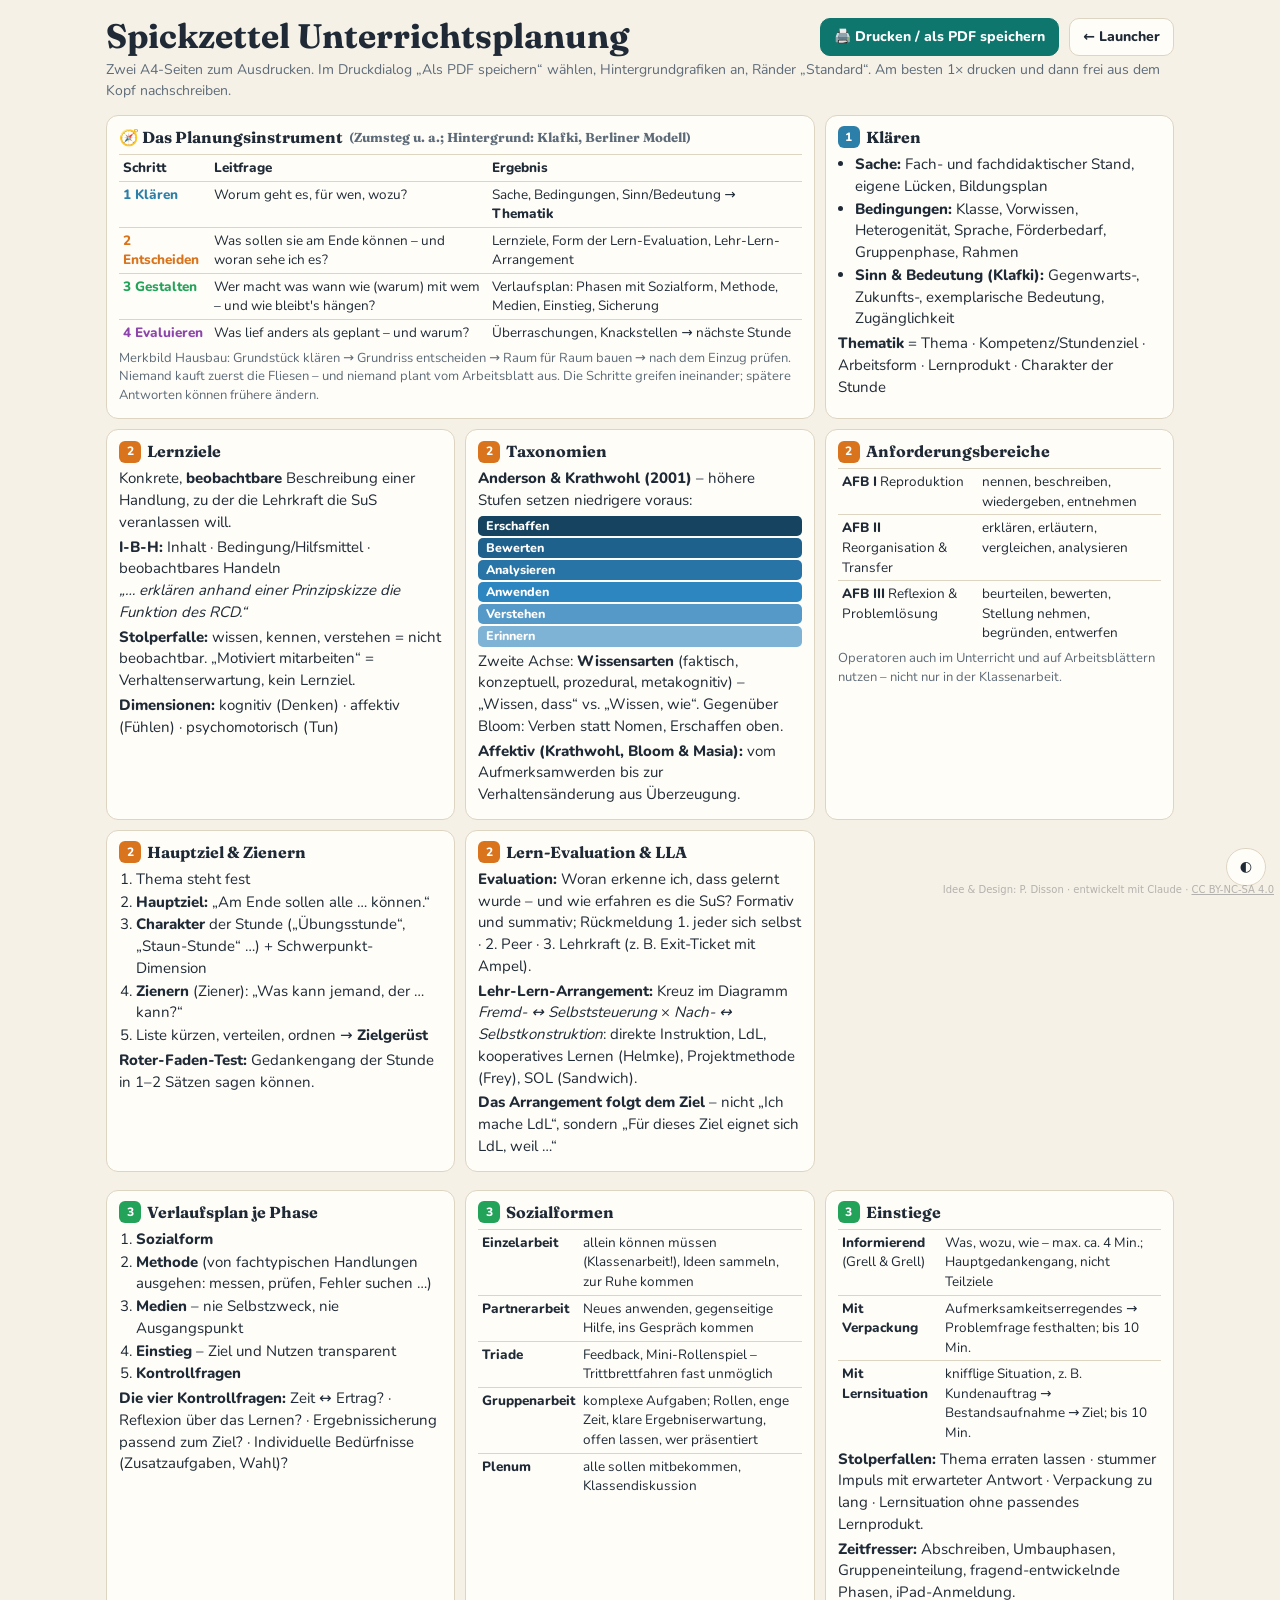
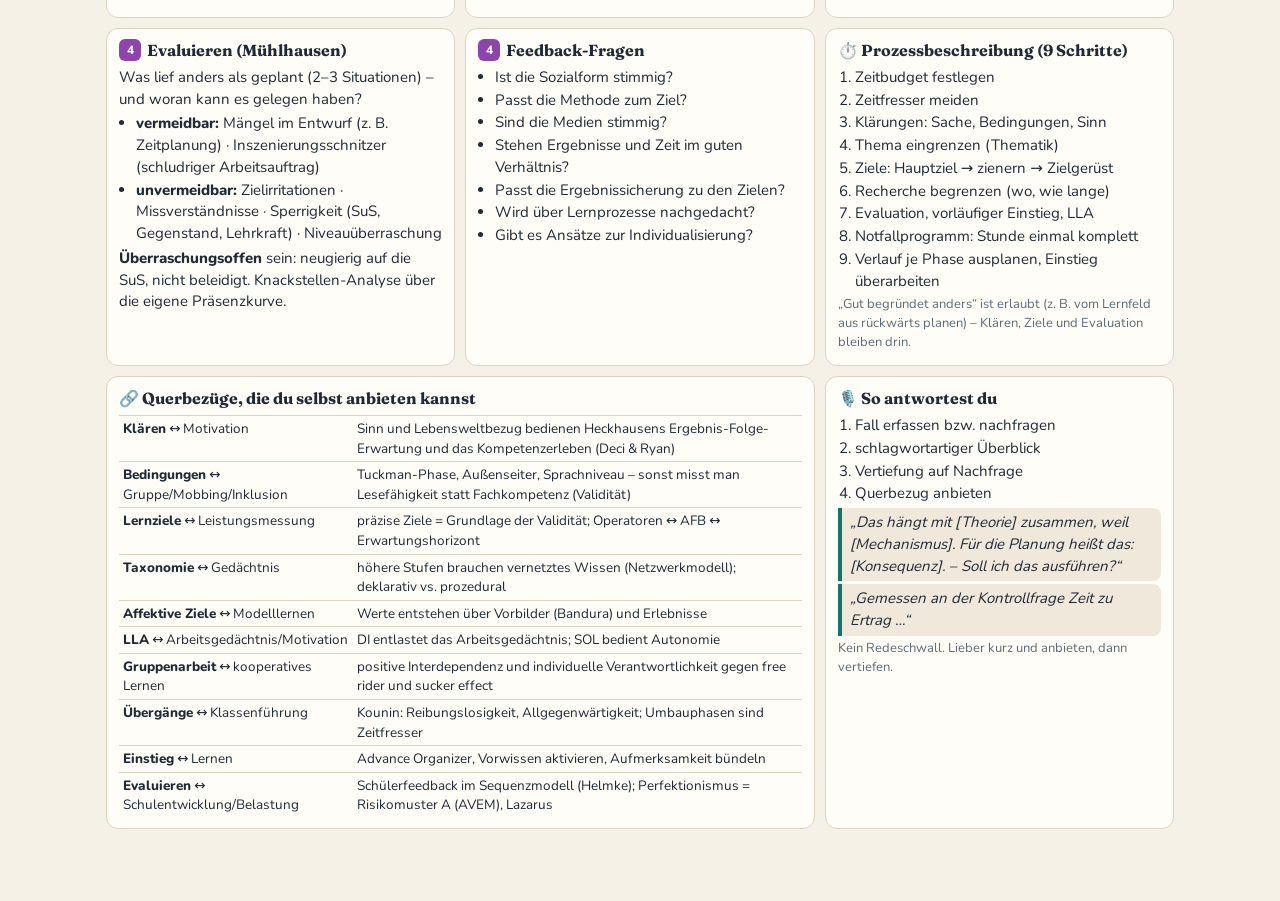
<file: lernen/spickzettel.html>
<!doctype html>
<html lang="de">
<head>
<meta charset="utf-8">
<meta http-equiv="Content-Security-Policy" content="default-src 'self'; object-src 'none'; base-uri 'none'; form-action 'none'; connect-src 'self' data: blob:; img-src 'self' data: blob:; media-src 'self' data: blob:; font-src 'self' data:; style-src 'self' 'unsafe-inline'; manifest-src 'self'; worker-src 'self'; script-src 'self' 'sha256-+jPAWARlr4eHErjwv0Xx9Lr7S7+EZopg/QC0+4H9AGE='">
<meta name="referrer" content="strict-origin-when-cross-origin">
<meta name="author" content="P. Disson">
<link rel="license" href="https://creativecommons.org/licenses/by-nc-sa/4.0/deed.de">
<meta name="viewport" content="width=device-width, initial-scale=1">
<title>Spickzettel Unterrichtsplanung</title>
<meta name="description" content="Druckbarer Spickzettel auf zwei Seiten: Planungsinstrument, Lernziele, Taxonomien, Einstiege, Verlaufsplan, Evaluieren, Prozessbeschreibung, Antwortschema und Querbezüge.">
<script src="../assets/app.js"></script>
<link rel="stylesheet" href="../assets/fonts/fonts.css">
<style>
:root{--bg:#f6f1e7;--surface:#fffdf8;--surface2:#f0e9db;--ink:#1f2a36;--muted:#5d6b78;--line:#ded4c2;--accent:#0f766e;--accent-ink:#fff;
 --k:#2b7fa8;--e:#d9731c;--g:#23a35a;--v:#8e44ad;--f-head:"Fraunces",Georgia,serif;--f-body:"Nunito",system-ui,-apple-system,"Segoe UI",sans-serif}
@media (prefers-color-scheme: dark){:root:not([data-theme="light"]){--bg:#12171d;--surface:#1b222b;--surface2:#232c37;--ink:#e8edf2;--muted:#9aa8b5;--line:#2f3a47;--accent:#2dd4bf;--accent-ink:#06201d;--k:#5fb3dd;--e:#f59e4b;--g:#4ccf82;--v:#c084fc}}
:root[data-theme="dark"]{--bg:#12171d;--surface:#1b222b;--surface2:#232c37;--ink:#e8edf2;--muted:#9aa8b5;--line:#2f3a47;--accent:#2dd4bf;--accent-ink:#06201d;--k:#5fb3dd;--e:#f59e4b;--g:#4ccf82;--v:#c084fc}
*{box-sizing:border-box}
body{margin:0;background:var(--bg);color:var(--ink);font:15px/1.45 var(--f-body)}
.bar{max-width:1100px;margin:0 auto;padding:18px 16px 4px;display:flex;flex-wrap:wrap;gap:10px;align-items:center}
.bar h1{font-family:var(--f-head);font-size:clamp(24px,4vw,34px);margin:0 auto 0 0;line-height:1.1}
.btn{font:inherit;font-weight:800;font-size:14px;border:1px solid var(--line);background:var(--surface);color:var(--ink);padding:8px 13px;border-radius:10px;cursor:pointer;text-decoration:none}
.btn.pri{background:var(--accent);color:var(--accent-ink);border-color:var(--accent)}
.hint{max-width:1100px;margin:0 auto;padding:0 16px;color:var(--muted);font-size:14px}
.sheet{max-width:1100px;margin:14px auto;padding:0 16px 40px}
.page{display:grid;grid-template-columns:repeat(3,minmax(0,1fr));gap:10px;margin-bottom:18px}
@media (max-width:900px){.page{grid-template-columns:repeat(2,minmax(0,1fr))}}
@media (max-width:600px){.page{grid-template-columns:1fr}}
.c{background:var(--surface);border:1px solid var(--line);border-radius:12px;padding:10px 12px;break-inside:avoid}
.c.w2{grid-column:span 2}.c.w3{grid-column:1/-1}
@media (max-width:600px){.c.w2{grid-column:auto}}
.c h2{font-family:var(--f-head);font-size:16px;margin:0 0 5px;display:flex;gap:6px;align-items:center}
.c h2 .n{display:inline-grid;place-items:center;width:22px;height:22px;border-radius:6px;color:#fff;font-family:var(--f-body);font-size:12px;font-weight:800;flex:0 0 auto}
.c p,.c ul,.c ol{margin:3px 0}
.c ul,.c ol{padding-left:17px}
.c li{margin:1px 0}
.k{color:var(--k)}.e{color:var(--e)}.g{color:var(--g)}.v{color:var(--v)}
b{font-weight:800}
table{border-collapse:collapse;width:100%;font-size:13.5px}
th,td{border-top:1px solid var(--line);padding:3px 4px;text-align:left;vertical-align:top}
th{font-weight:800}
.tax{display:flex;flex-direction:column-reverse;gap:2px;margin:4px 0}
.tax span{display:block;padding:1px 8px;border-radius:5px;color:#fff;font-weight:800;font-size:12.5px}
.say{border-left:4px solid var(--accent);padding:4px 8px;background:var(--surface2);border-radius:0 8px 8px 0;font-style:italic;margin:4px 0}
.small{font-size:13px;color:var(--muted)}
.themebtn{position:fixed;right:14px;bottom:14px;border-radius:99px}
@media print{
 @page{size:A4;margin:9mm}
 :root,:root[data-theme="dark"]{--bg:#fff;--surface:#fff;--surface2:#f3f3f3;--ink:#000;--muted:#333;--line:#bbb;--accent:#0f766e;--k:#2b7fa8;--e:#c0610f;--g:#1d8a4b;--v:#7d3a99}
 body{font-size:8.6pt;line-height:1.3;background:#fff}
 .bar,.hint,.themebtn{display:none}
 .sheet{max-width:none;margin:0;padding:0}
 .page{grid-template-columns:repeat(3,1fr);gap:2.2mm;margin:0}
 .page+.page{break-before:page}
 .c{padding:1.6mm 2.2mm;border-radius:2mm}
 .c h2{font-size:10pt;margin-bottom:1mm}
 table{font-size:8pt}
 .tax span{font-size:7.6pt;padding:0 2mm}
 .small{font-size:7.8pt}
 *{-webkit-print-color-adjust:exact;print-color-adjust:exact}}
</style>
</head>
<body>
<div class="bar"><h1>Spickzettel Unterrichtsplanung</h1><button class="btn pri" id="printBtn">🖨️ Drucken / als PDF speichern</button><a class="btn" href="../index.html">← Launcher</a></div>
<p class="hint">Zwei A4-Seiten zum Ausdrucken. Im Druckdialog „Als PDF speichern“ wählen, Hintergrundgrafiken an, Ränder „Standard“. Am besten 1× drucken und dann frei aus dem Kopf nachschreiben.</p>
<main class="sheet">
<section class="page" aria-label="Seite 1">
 <div class="c w2"><h2>🧭 Das Planungsinstrument <span class="small">(Zumsteg u. a.; Hintergrund: Klafki, Berliner Modell)</span></h2>
  <table><tr><th>Schritt</th><th>Leitfrage</th><th>Ergebnis</th></tr>
  <tr><td><b class="k">1 Klären</b></td><td>Worum geht es, für wen, wozu?</td><td>Sache, Bedingungen, Sinn/Bedeutung → <b>Thematik</b></td></tr>
  <tr><td><b class="e">2 Entscheiden</b></td><td>Was sollen sie am Ende können – und woran sehe ich es?</td><td>Lernziele, Form der Lern-Evaluation, Lehr-Lern-Arrangement</td></tr>
  <tr><td><b class="g">3 Gestalten</b></td><td>Wer macht was wann wie (warum) mit wem – und wie bleibt's hängen?</td><td>Verlaufsplan: Phasen mit Sozialform, Methode, Medien, Einstieg, Sicherung</td></tr>
  <tr><td><b class="v">4 Evaluieren</b></td><td>Was lief anders als geplant – und warum?</td><td>Überraschungen, Knackstellen → nächste Stunde</td></tr></table>
  <p class="small">Merkbild Hausbau: Grundstück klären → Grundriss entscheiden → Raum für Raum bauen → nach dem Einzug prüfen. Niemand kauft zuerst die Fliesen – und niemand plant vom Arbeitsblatt aus. Die Schritte greifen ineinander; spätere Antworten können frühere ändern.</p></div>
 <div class="c"><h2><span class="n" style="background:var(--k)">1</span> Klären</h2>
  <ul><li><b>Sache:</b> Fach- und fachdidaktischer Stand, eigene Lücken, Bildungsplan</li>
  <li><b>Bedingungen:</b> Klasse, Vorwissen, Heterogenität, Sprache, Förderbedarf, Gruppenphase, Rahmen</li>
  <li><b>Sinn & Bedeutung (Klafki):</b> Gegenwarts-, Zukunfts-, exemplarische Bedeutung, Zugänglichkeit</li></ul>
  <p><b>Thematik</b> = Thema · Kompetenz/Stundenziel · Arbeitsform · Lernprodukt · Charakter der Stunde</p></div>
 <div class="c"><h2><span class="n" style="background:var(--e)">2</span> Lernziele</h2>
  <p>Konkrete, <b>beobachtbare</b> Beschreibung einer Handlung, zu der die Lehrkraft die SuS veranlassen will.</p>
  <p><b>I-B-H:</b> Inhalt · Bedingung/Hilfsmittel · beobachtbares Handeln<br><i>„… erklären anhand einer Prinzipskizze die Funktion des RCD.“</i></p>
  <p><b>Stolperfalle:</b> wissen, kennen, verstehen = nicht beobachtbar. „Motiviert mitarbeiten“ = Verhaltenserwartung, kein Lernziel.</p>
  <p><b>Dimensionen:</b> kognitiv (Denken) · affektiv (Fühlen) · psychomotorisch (Tun)</p></div>
 <div class="c"><h2><span class="n" style="background:var(--e)">2</span> Taxonomien</h2>
  <p><b>Anderson & Krathwohl (2001)</b> – höhere Stufen setzen niedrigere voraus:</p>
  <div class="tax"><span style="background:#7fb3d5">Erinnern</span><span style="background:#5499c7">Verstehen</span><span style="background:#2e86c1">Anwenden</span><span style="background:#2874a6">Analysieren</span><span style="background:#1f618d">Bewerten</span><span style="background:#154360">Erschaffen</span></div>
  <p>Zweite Achse: <b>Wissensarten</b> (faktisch, konzeptuell, prozedural, metakognitiv) – „Wissen, dass“ vs. „Wissen, wie“. Gegenüber Bloom: Verben statt Nomen, Erschaffen oben.</p>
  <p><b>Affektiv (Krathwohl, Bloom & Masia):</b> vom Aufmerksamwerden bis zur Verhaltensänderung aus Überzeugung.</p></div>
 <div class="c"><h2><span class="n" style="background:var(--e)">2</span> Anforderungsbereiche</h2>
  <table><tr><td><b>AFB I</b> Reproduktion</td><td>nennen, beschreiben, wiedergeben, entnehmen</td></tr>
  <tr><td><b>AFB II</b> Reorganisation & Transfer</td><td>erklären, erläutern, vergleichen, analysieren</td></tr>
  <tr><td><b>AFB III</b> Reflexion & Problemlösung</td><td>beurteilen, bewerten, Stellung nehmen, begründen, entwerfen</td></tr></table>
  <p class="small">Operatoren auch im Unterricht und auf Arbeitsblättern nutzen – nicht nur in der Klassenarbeit.</p></div>
 <div class="c"><h2><span class="n" style="background:var(--e)">2</span> Hauptziel & Zienern</h2>
  <ol><li>Thema steht fest</li><li><b>Hauptziel:</b> „Am Ende sollen alle … können.“</li><li><b>Charakter</b> der Stunde („Übungsstunde“, „Staun-Stunde“ …) + Schwerpunkt-Dimension</li><li><b>Zienern</b> (Ziener): „Was kann jemand, der … kann?“</li><li>Liste kürzen, verteilen, ordnen → <b>Zielgerüst</b></li></ol>
  <p><b>Roter-Faden-Test:</b> Gedankengang der Stunde in 1–2 Sätzen sagen können.</p></div>
 <div class="c"><h2><span class="n" style="background:var(--e)">2</span> Lern-Evaluation & LLA</h2>
  <p><b>Evaluation:</b> Woran erkenne ich, dass gelernt wurde – und wie erfahren es die SuS? Formativ und summativ; Rückmeldung 1. jeder sich selbst · 2. Peer · 3. Lehrkraft (z. B. Exit-Ticket mit Ampel).</p>
  <p><b>Lehr-Lern-Arrangement:</b> Kreuz im Diagramm <i>Fremd- ↔ Selbststeuerung</i> × <i>Nach- ↔ Selbstkonstruktion</i>: direkte Instruktion, LdL, kooperatives Lernen (Helmke), Projektmethode (Frey), SOL (Sandwich).</p>
  <p><b>Das Arrangement folgt dem Ziel</b> – nicht „Ich mache LdL“, sondern „Für dieses Ziel eignet sich LdL, weil …“</p></div>
</section>

<section class="page" aria-label="Seite 2">
 <div class="c"><h2><span class="n" style="background:var(--g)">3</span> Verlaufsplan je Phase</h2>
  <ol><li><b>Sozialform</b></li><li><b>Methode</b> (von fachtypischen Handlungen ausgehen: messen, prüfen, Fehler suchen …)</li><li><b>Medien</b> – nie Selbstzweck, nie Ausgangspunkt</li><li><b>Einstieg</b> – Ziel und Nutzen transparent</li><li><b>Kontrollfragen</b></li></ol>
  <p><b>Die vier Kontrollfragen:</b> Zeit ↔ Ertrag? · Reflexion über das Lernen? · Ergebnissicherung passend zum Ziel? · Individuelle Bedürfnisse (Zusatzaufgaben, Wahl)?</p></div>
 <div class="c"><h2><span class="n" style="background:var(--g)">3</span> Sozialformen</h2>
  <table><tr><td><b>Einzelarbeit</b></td><td>allein können müssen (Klassenarbeit!), Ideen sammeln, zur Ruhe kommen</td></tr>
  <tr><td><b>Partnerarbeit</b></td><td>Neues anwenden, gegenseitige Hilfe, ins Gespräch kommen</td></tr>
  <tr><td><b>Triade</b></td><td>Feedback, Mini-Rollenspiel – Trittbrettfahren fast unmöglich</td></tr>
  <tr><td><b>Gruppenarbeit</b></td><td>komplexe Aufgaben; Rollen, enge Zeit, klare Ergebniserwartung, offen lassen, wer präsentiert</td></tr>
  <tr><td><b>Plenum</b></td><td>alle sollen mitbekommen, Klassendiskussion</td></tr></table></div>
 <div class="c"><h2><span class="n" style="background:var(--g)">3</span> Einstiege</h2>
  <table><tr><td><b>Informierend</b> (Grell & Grell)</td><td>Was, wozu, wie – max. ca. 4 Min.; Hauptgedankengang, nicht Teilziele</td></tr>
  <tr><td><b>Mit Verpackung</b></td><td>Aufmerksamkeitserregendes → Problemfrage festhalten; bis 10 Min.</td></tr>
  <tr><td><b>Mit Lernsituation</b></td><td>knifflige Situation, z. B. Kundenauftrag → Bestandsaufnahme → Ziel; bis 10 Min.</td></tr></table>
  <p><b>Stolperfallen:</b> Thema erraten lassen · stummer Impuls mit erwarteter Antwort · Verpackung zu lang · Lernsituation ohne passendes Lernprodukt.</p>
  <p><b>Zeitfresser:</b> Abschreiben, Umbauphasen, Gruppeneinteilung, fragend-entwickelnde Phasen, iPad-Anmeldung.</p></div>
 <div class="c"><h2><span class="n" style="background:var(--v)">4</span> Evaluieren (Mühlhausen)</h2>
  <p>Was lief anders als geplant (2–3 Situationen) – und woran kann es gelegen haben?</p>
  <ul><li><b>vermeidbar:</b> Mängel im Entwurf (z. B. Zeitplanung) · Inszenierungsschnitzer (schludriger Arbeitsauftrag)</li>
  <li><b>unvermeidbar:</b> Zielirritationen · Missverständnisse · Sperrigkeit (SuS, Gegenstand, Lehrkraft) · Niveauüberraschung</li></ul>
  <p><b>Überraschungsoffen</b> sein: neugierig auf die SuS, nicht beleidigt. Knackstellen-Analyse über die eigene Präsenzkurve.</p></div>
 <div class="c"><h2><span class="n" style="background:var(--v)">4</span> Feedback-Fragen</h2>
  <ul><li>Ist die Sozialform stimmig?</li><li>Passt die Methode zum Ziel?</li><li>Sind die Medien stimmig?</li><li>Stehen Ergebnisse und Zeit im guten Verhältnis?</li><li>Passt die Ergebnissicherung zu den Zielen?</li><li>Wird über Lernprozesse nachgedacht?</li><li>Gibt es Ansätze zur Individualisierung?</li></ul></div>
 <div class="c"><h2>⏱️ Prozessbeschreibung (9 Schritte)</h2>
  <ol><li>Zeitbudget festlegen</li><li>Zeitfresser meiden</li><li>Klärungen: Sache, Bedingungen, Sinn</li><li>Thema eingrenzen (Thematik)</li><li>Ziele: Hauptziel → zienern → Zielgerüst</li><li>Recherche begrenzen (wo, wie lange)</li><li>Evaluation, vorläufiger Einstieg, LLA</li><li>Notfallprogramm: Stunde einmal komplett</li><li>Verlauf je Phase ausplanen, Einstieg überarbeiten</li></ol>
  <p class="small">„Gut begründet anders“ ist erlaubt (z. B. vom Lernfeld aus rückwärts planen) – Klären, Ziele und Evaluation bleiben drin.</p></div>
 <div class="c w2"><h2>🔗 Querbezüge, die du selbst anbieten kannst</h2>
  <table>
  <tr><td><b>Klären</b> ↔ Motivation</td><td>Sinn und Lebensweltbezug bedienen Heckhausens Ergebnis-Folge-Erwartung und das Kompetenzerleben (Deci & Ryan)</td></tr>
  <tr><td><b>Bedingungen</b> ↔ Gruppe/Mobbing/Inklusion</td><td>Tuckman-Phase, Außenseiter, Sprachniveau – sonst misst man Lesefähigkeit statt Fachkompetenz (Validität)</td></tr>
  <tr><td><b>Lernziele</b> ↔ Leistungsmessung</td><td>präzise Ziele = Grundlage der Validität; Operatoren ↔ AFB ↔ Erwartungshorizont</td></tr>
  <tr><td><b>Taxonomie</b> ↔ Gedächtnis</td><td>höhere Stufen brauchen vernetztes Wissen (Netzwerkmodell); deklarativ vs. prozedural</td></tr>
  <tr><td><b>Affektive Ziele</b> ↔ Modelllernen</td><td>Werte entstehen über Vorbilder (Bandura) und Erlebnisse</td></tr>
  <tr><td><b>LLA</b> ↔ Arbeitsgedächtnis/Motivation</td><td>DI entlastet das Arbeitsgedächtnis; SOL bedient Autonomie</td></tr>
  <tr><td><b>Gruppenarbeit</b> ↔ kooperatives Lernen</td><td>positive Interdependenz und individuelle Verantwortlichkeit gegen free rider und sucker effect</td></tr>
  <tr><td><b>Übergänge</b> ↔ Klassenführung</td><td>Kounin: Reibungslosigkeit, Allgegenwärtigkeit; Umbauphasen sind Zeitfresser</td></tr>
  <tr><td><b>Einstieg</b> ↔ Lernen</td><td>Advance Organizer, Vorwissen aktivieren, Aufmerksamkeit bündeln</td></tr>
  <tr><td><b>Evaluieren</b> ↔ Schulentwicklung/Belastung</td><td>Schülerfeedback im Sequenzmodell (Helmke); Perfektionismus = Risikomuster A (AVEM), Lazarus</td></tr></table></div>
 <div class="c"><h2>🎙️ So antwortest du</h2>
  <ol><li>Fall erfassen bzw. nachfragen</li><li>schlagwortartiger Überblick</li><li>Vertiefung auf Nachfrage</li><li>Querbezug anbieten</li></ol>
  <p class="say">„Das hängt mit [Theorie] zusammen, weil [Mechanismus]. Für die Planung heißt das: [Konsequenz]. – Soll ich das ausführen?“</p>
  <p class="say">„Gemessen an der Kontrollfrage Zeit zu Ertrag …“</p>
  <p class="small">Kein Redeschwall. Lieber kurz und anbieten, dann vertiefen.</p></div>
</section>
</main>
<button class="btn themebtn" id="theme" aria-label="Hell/Dunkel umschalten">◐</button>
<script>
(function(){let t=null;try{t=JSON.parse(localStorage.getItem("lp-theme"))}catch(e){}if(t)document.documentElement.dataset.theme=t;
document.getElementById("theme").onclick=()=>{const c=document.documentElement.dataset.theme||(matchMedia("(prefers-color-scheme: dark)").matches?"dark":"light");const n=c==="dark"?"light":"dark";document.documentElement.dataset.theme=n;try{localStorage.setItem("lp-theme",JSON.stringify(n))}catch(e){}}})();
document.getElementById("printBtn").onclick=()=>window.print();
</script>
<style>.ll-credit{position:fixed;right:6px;bottom:4px;z-index:2147483000;font:10px/1.3 system-ui,sans-serif;color:#888;opacity:.6;pointer-events:none;max-width:calc(100vw - 12px);text-align:right}.ll-credit a{color:inherit;pointer-events:auto}.ll-credit:hover{opacity:1}@media print{.ll-credit{display:none}}</style>
<div class="ll-credit" lang="de">Idee &amp; Design: P. Disson · entwickelt mit Claude · <a href="https://creativecommons.org/licenses/by-nc-sa/4.0/deed.de" rel="license noopener" target="_blank">CC BY-NC-SA 4.0</a></div>
</body>
</html>
</file>
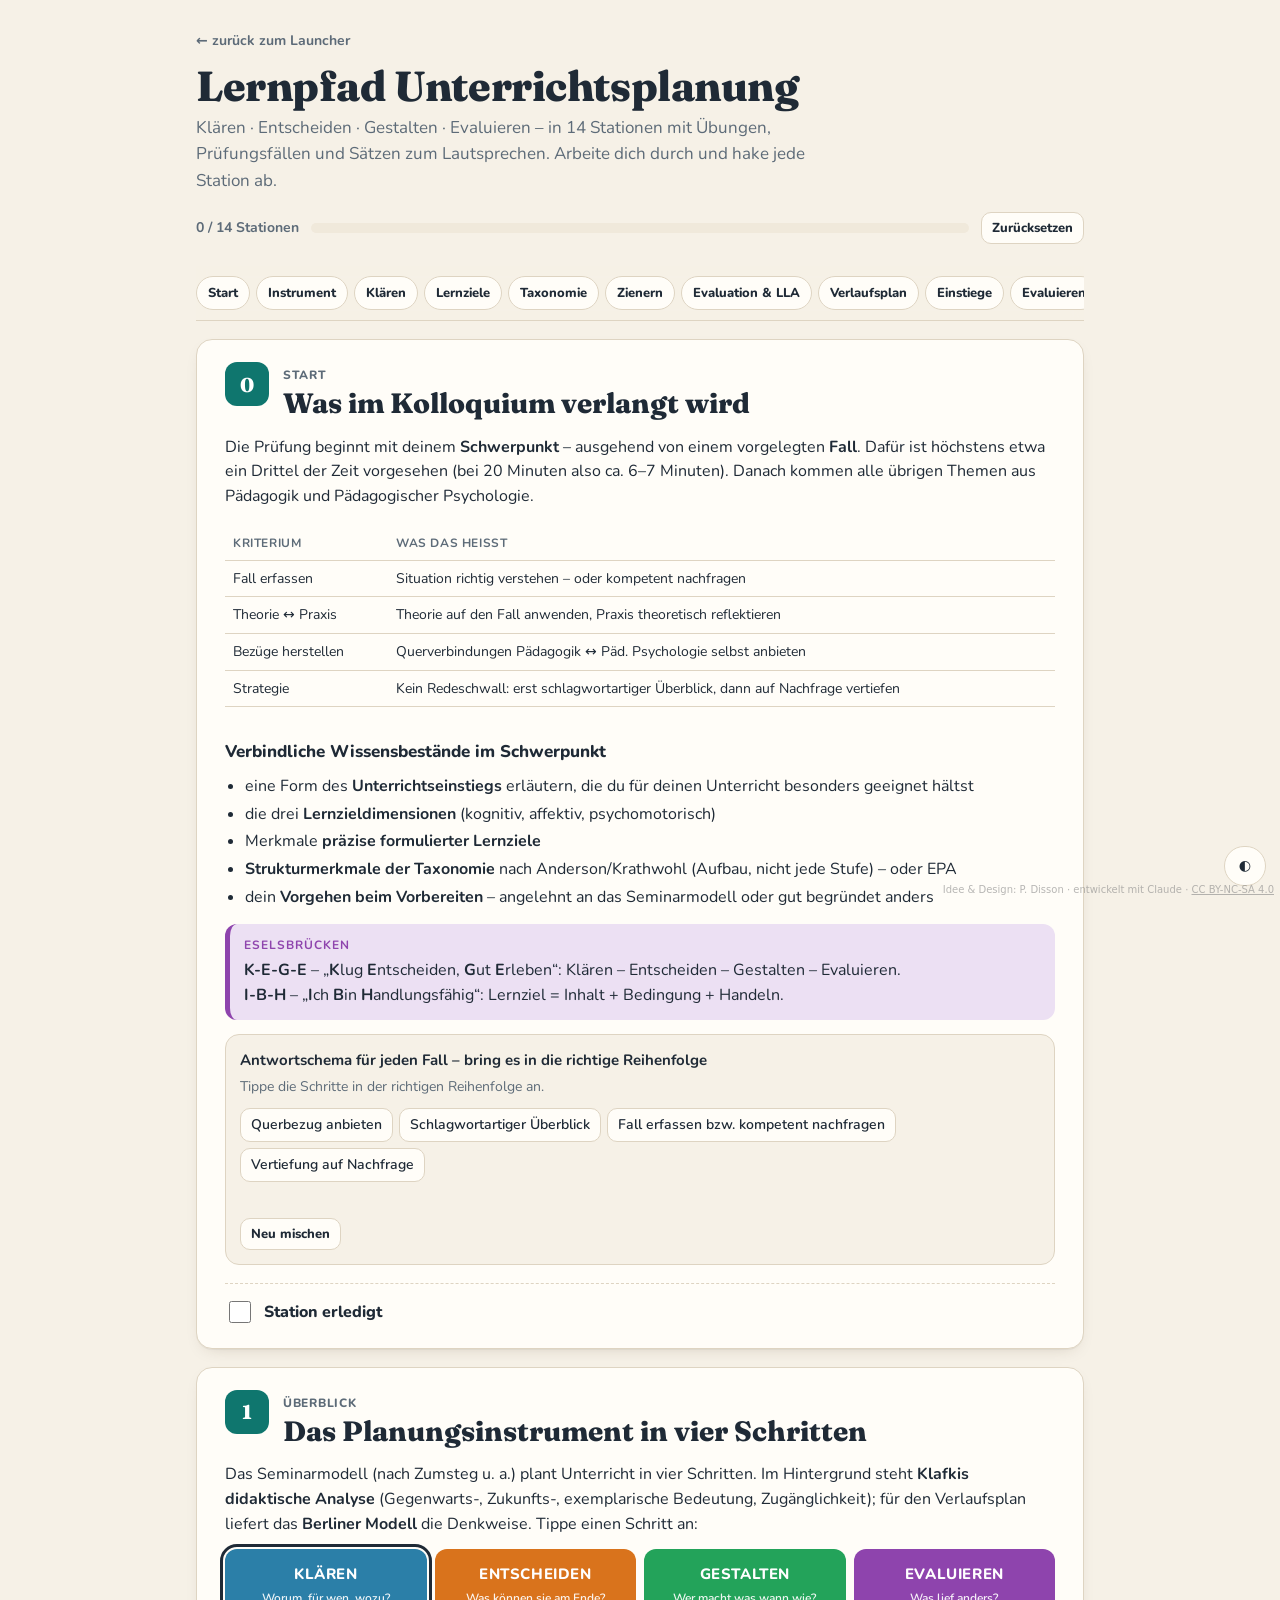
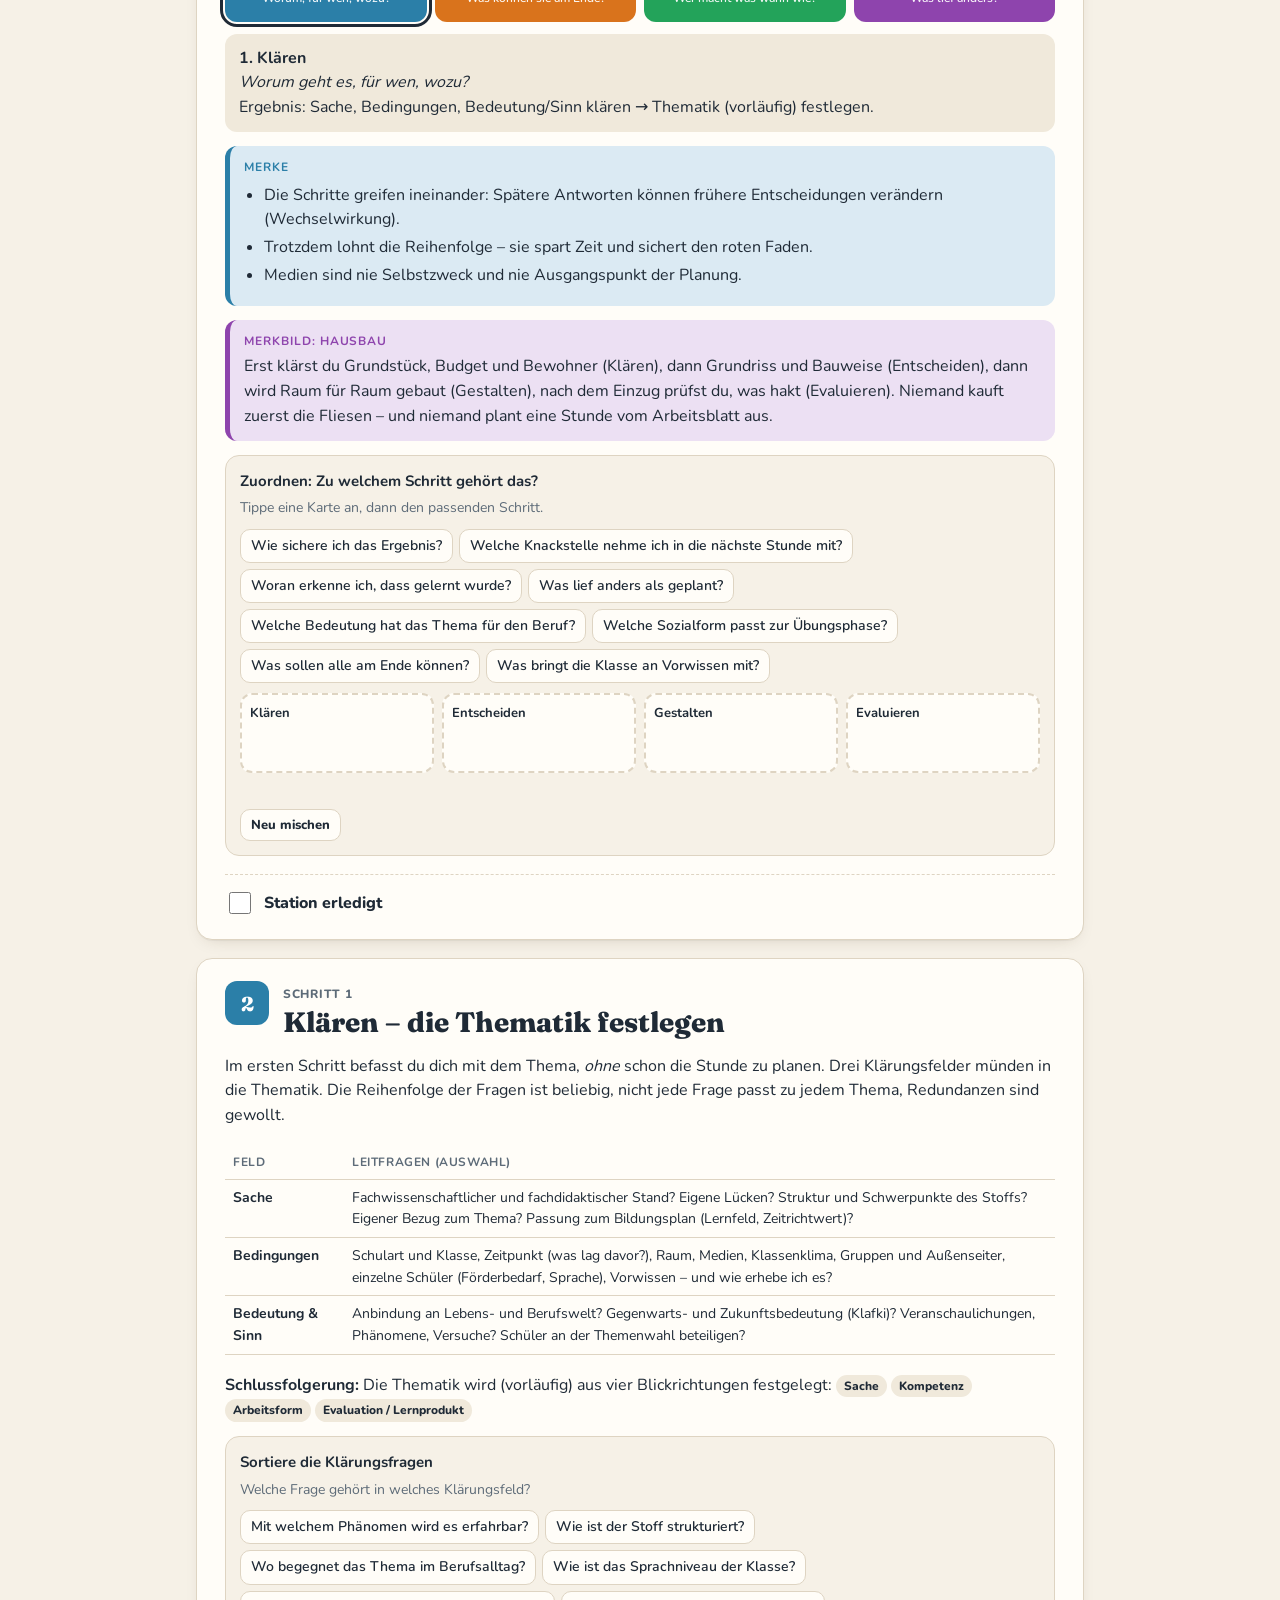
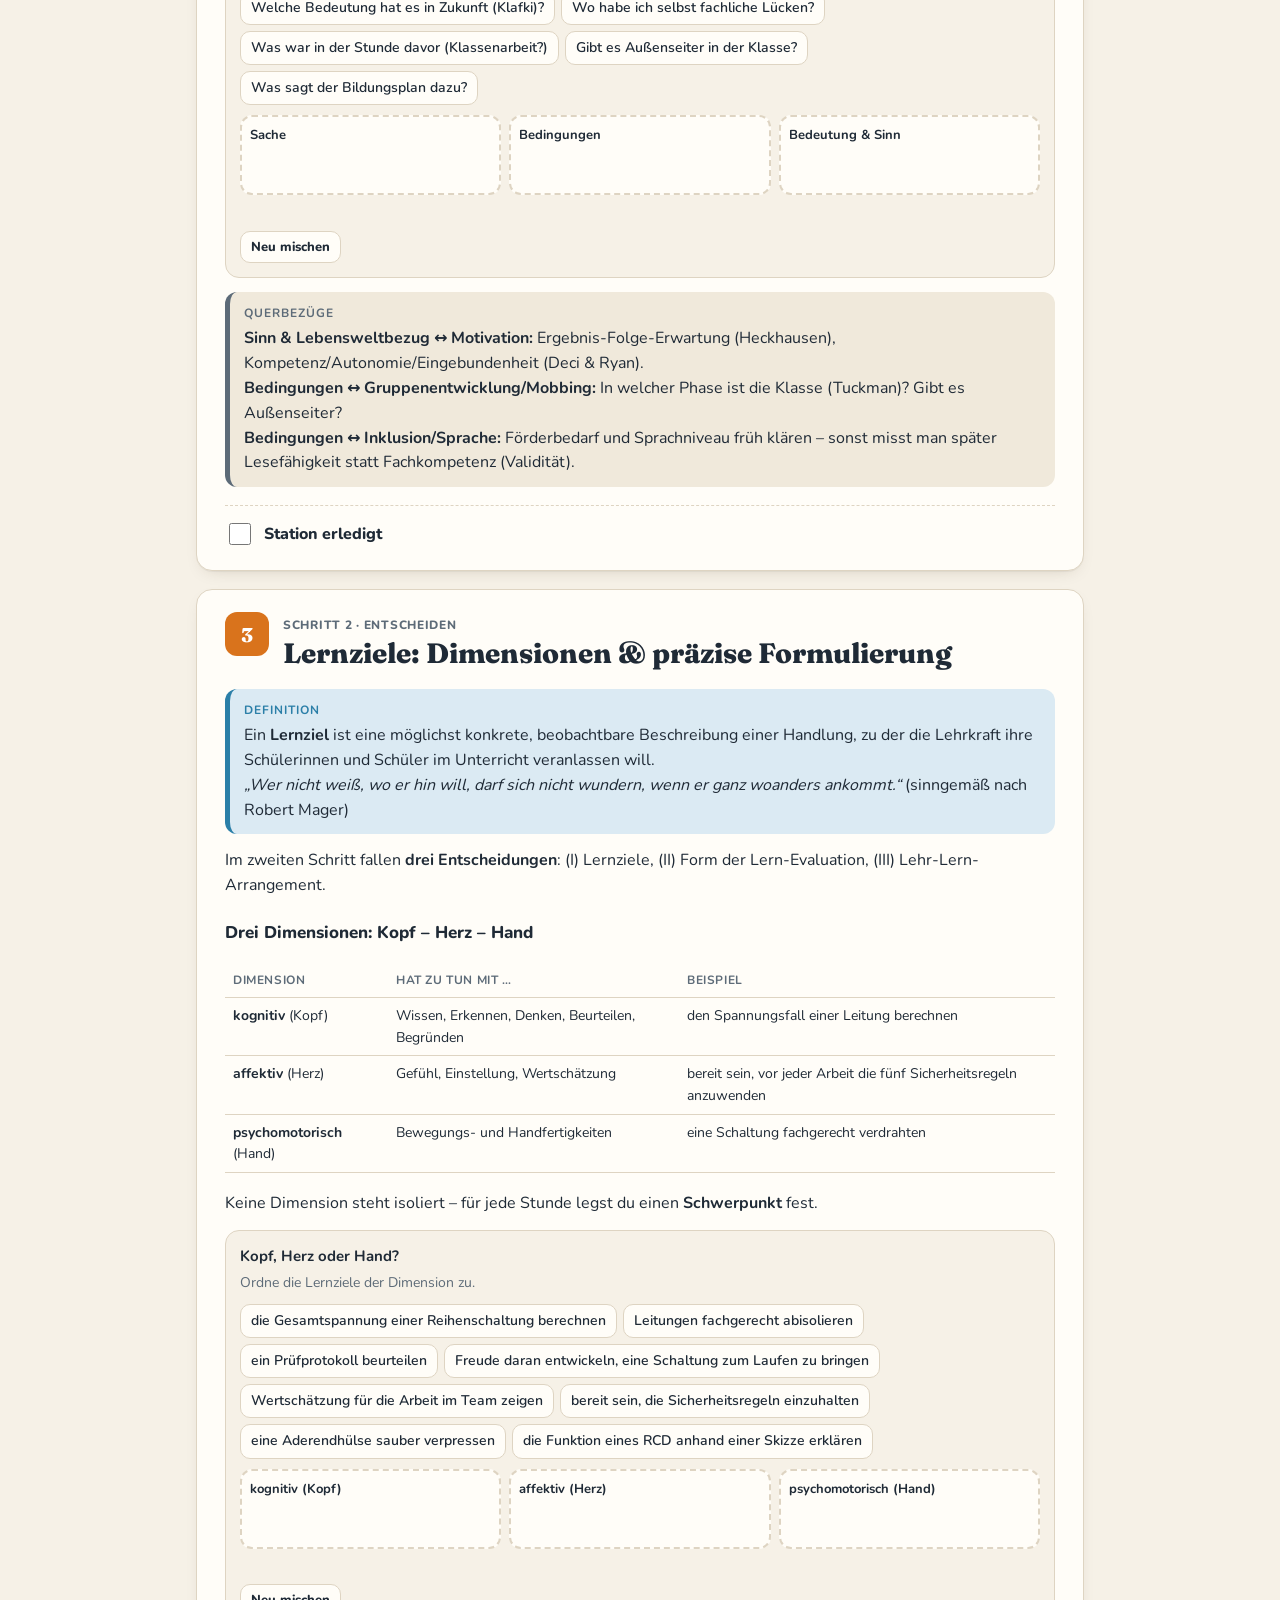
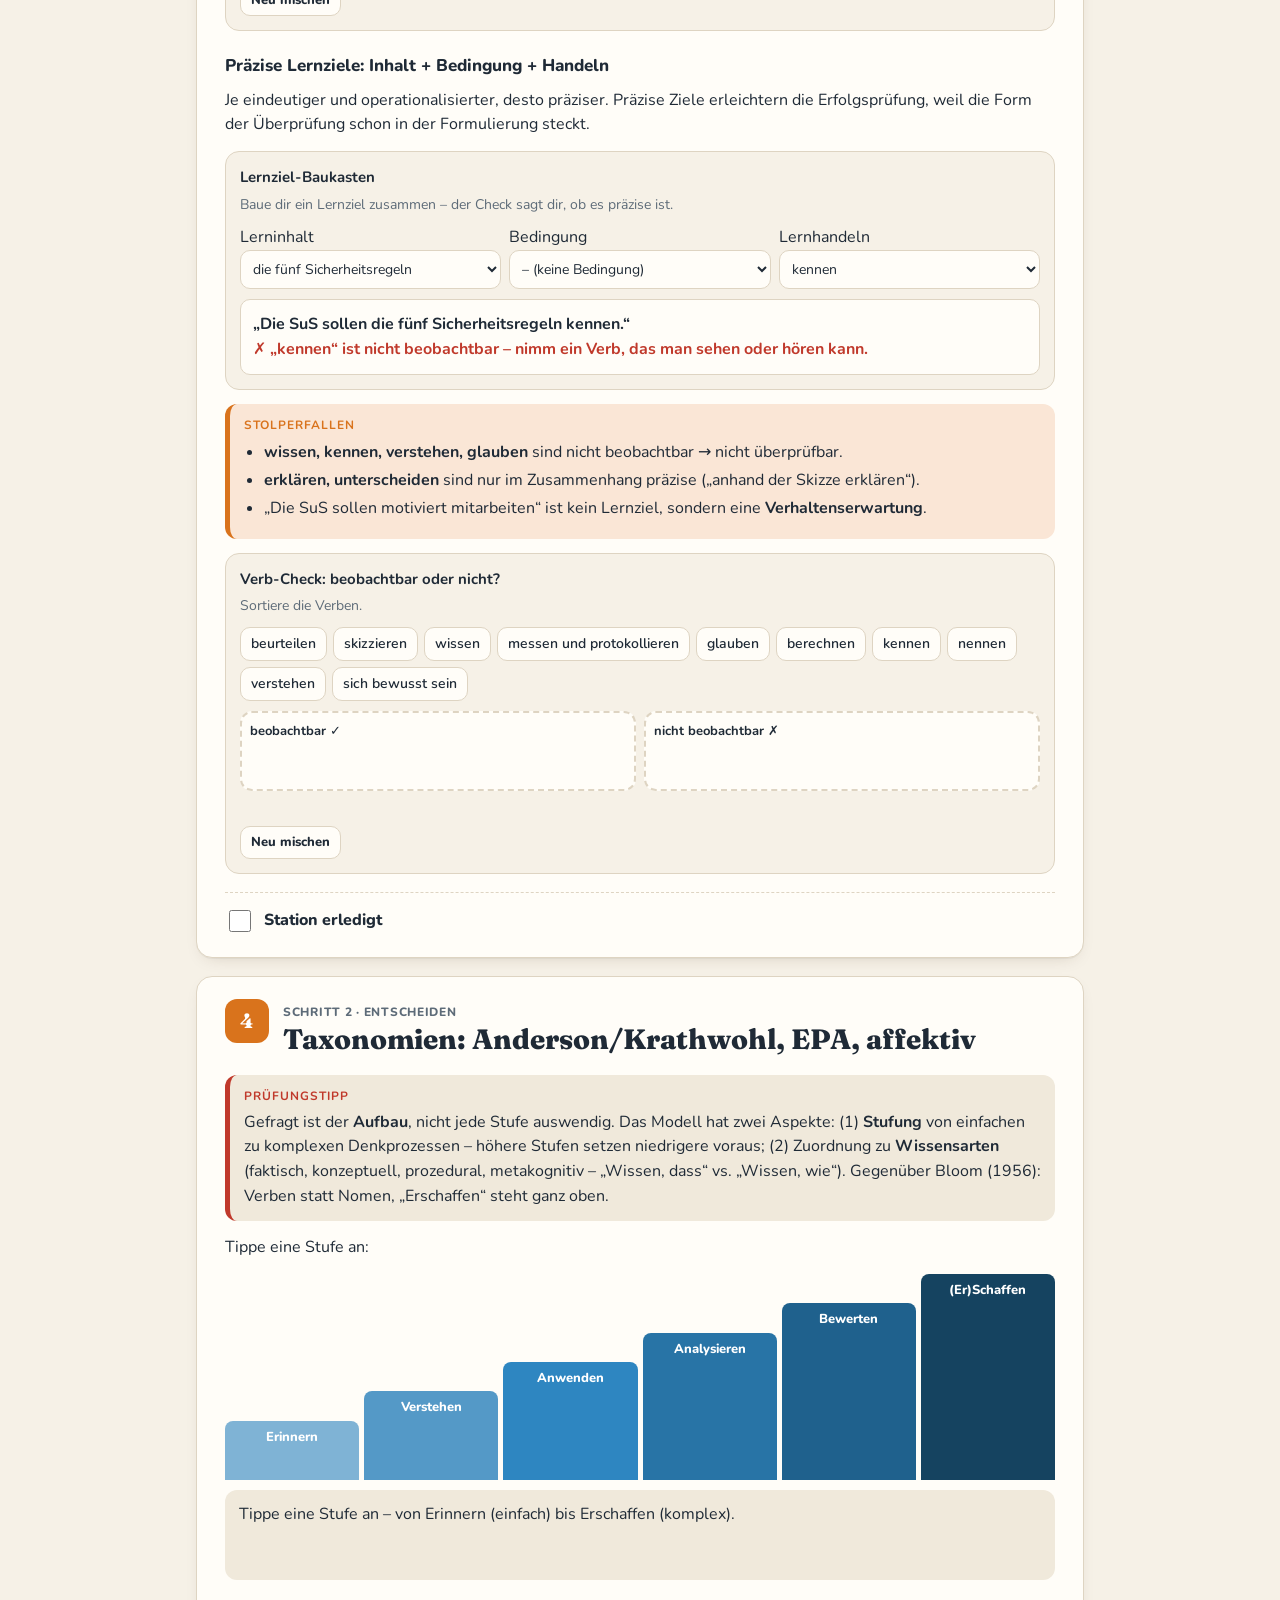
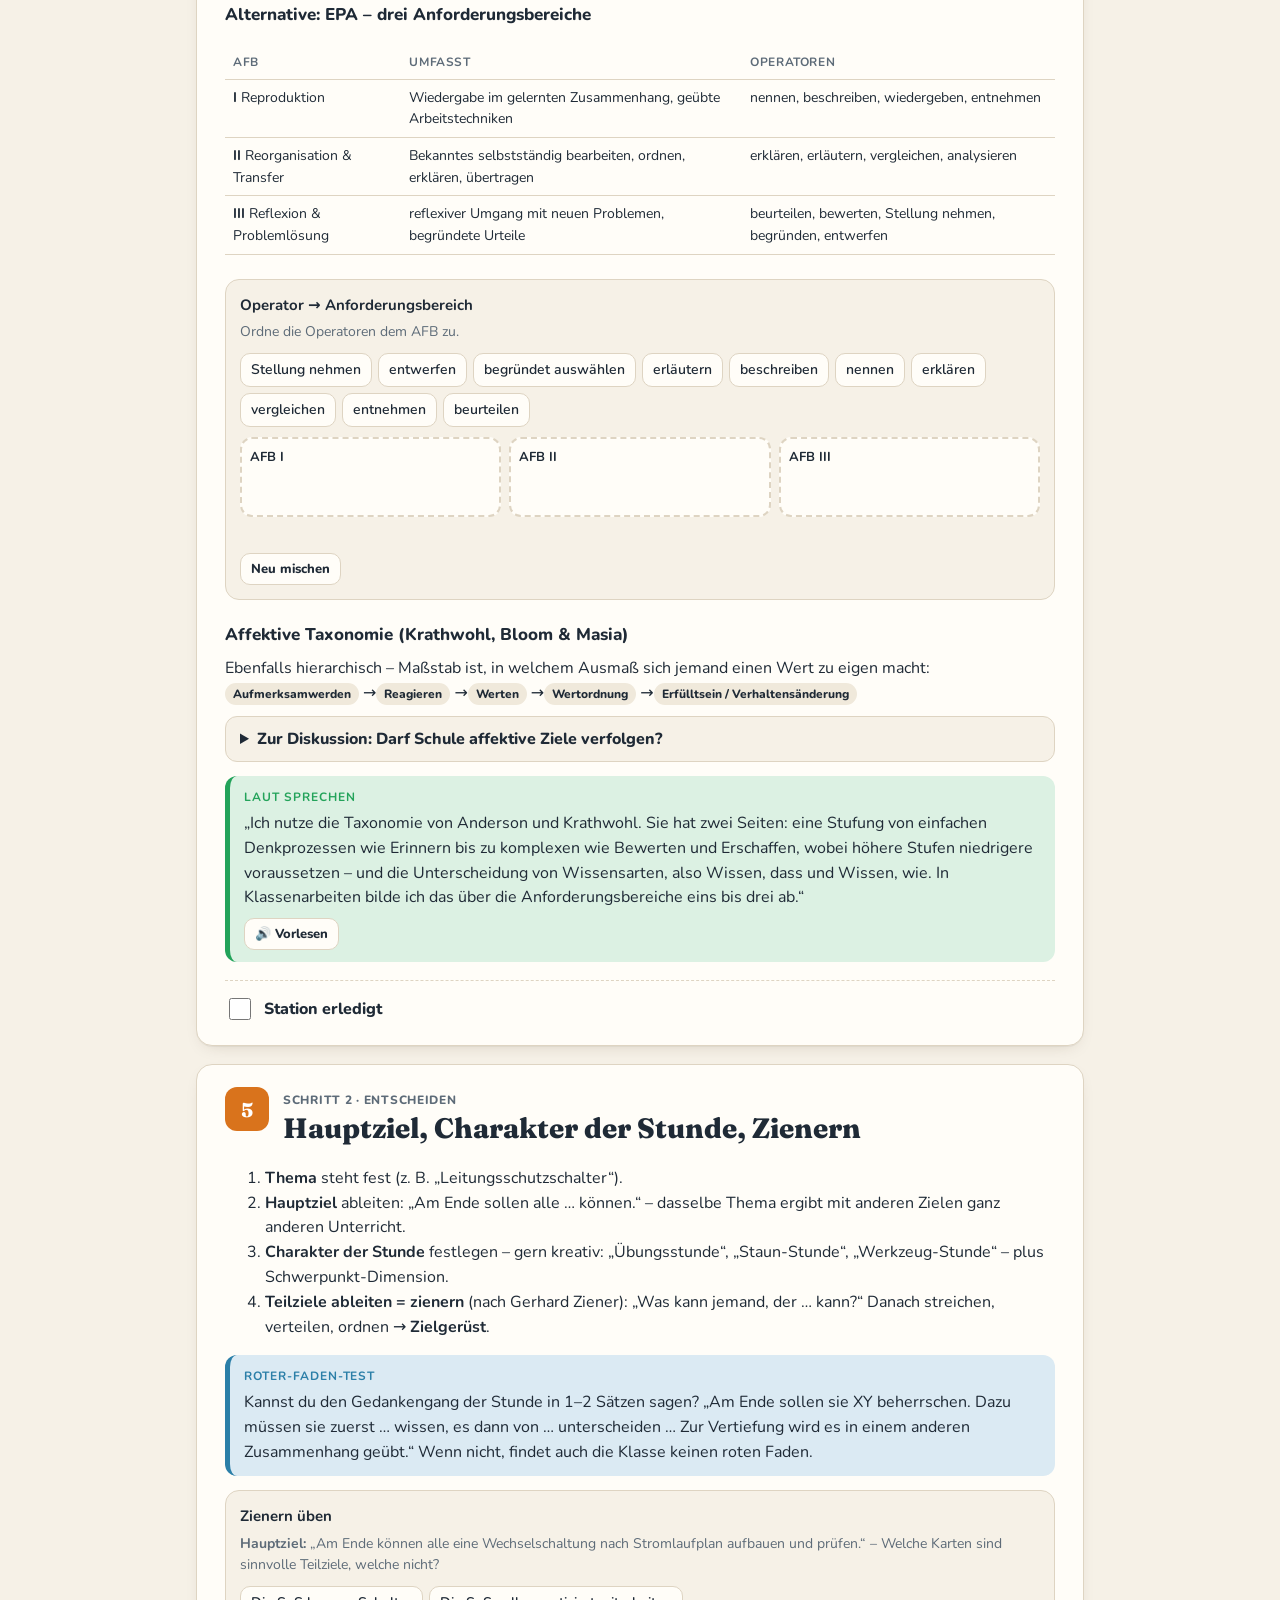
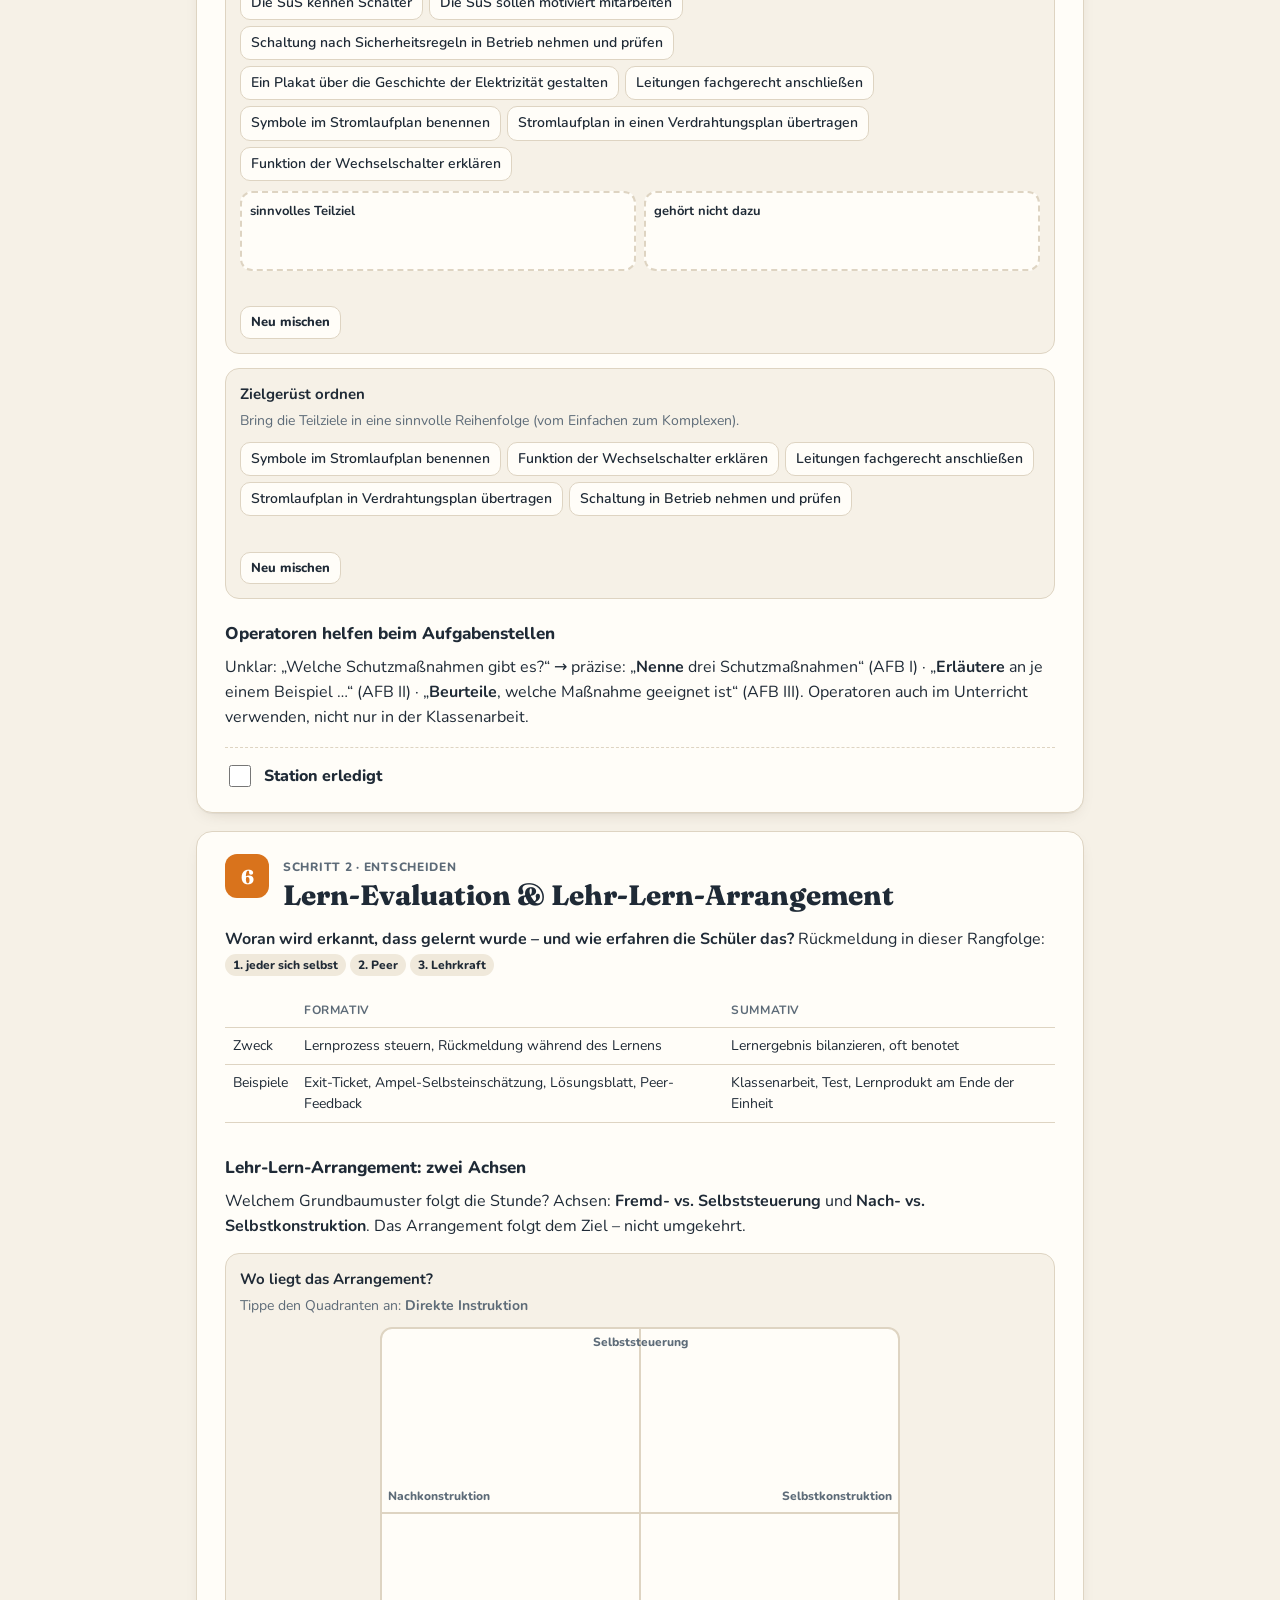
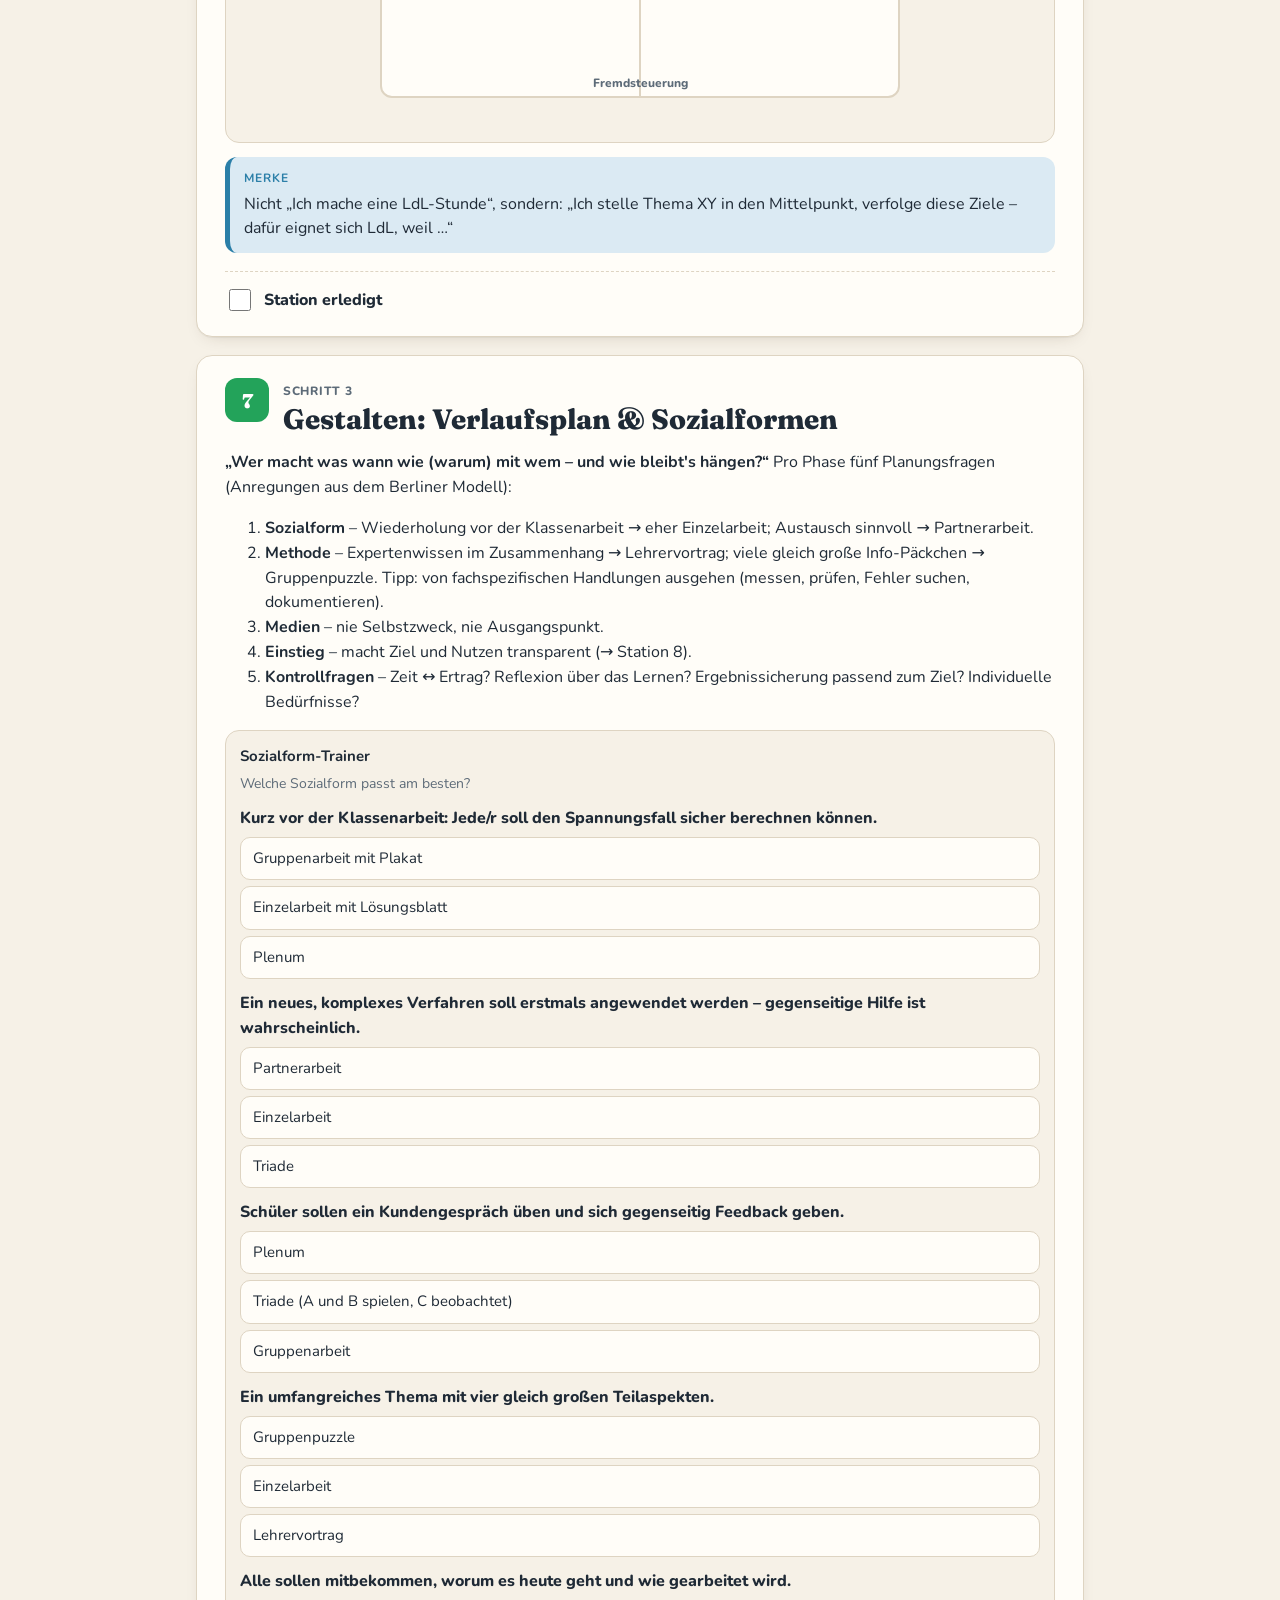
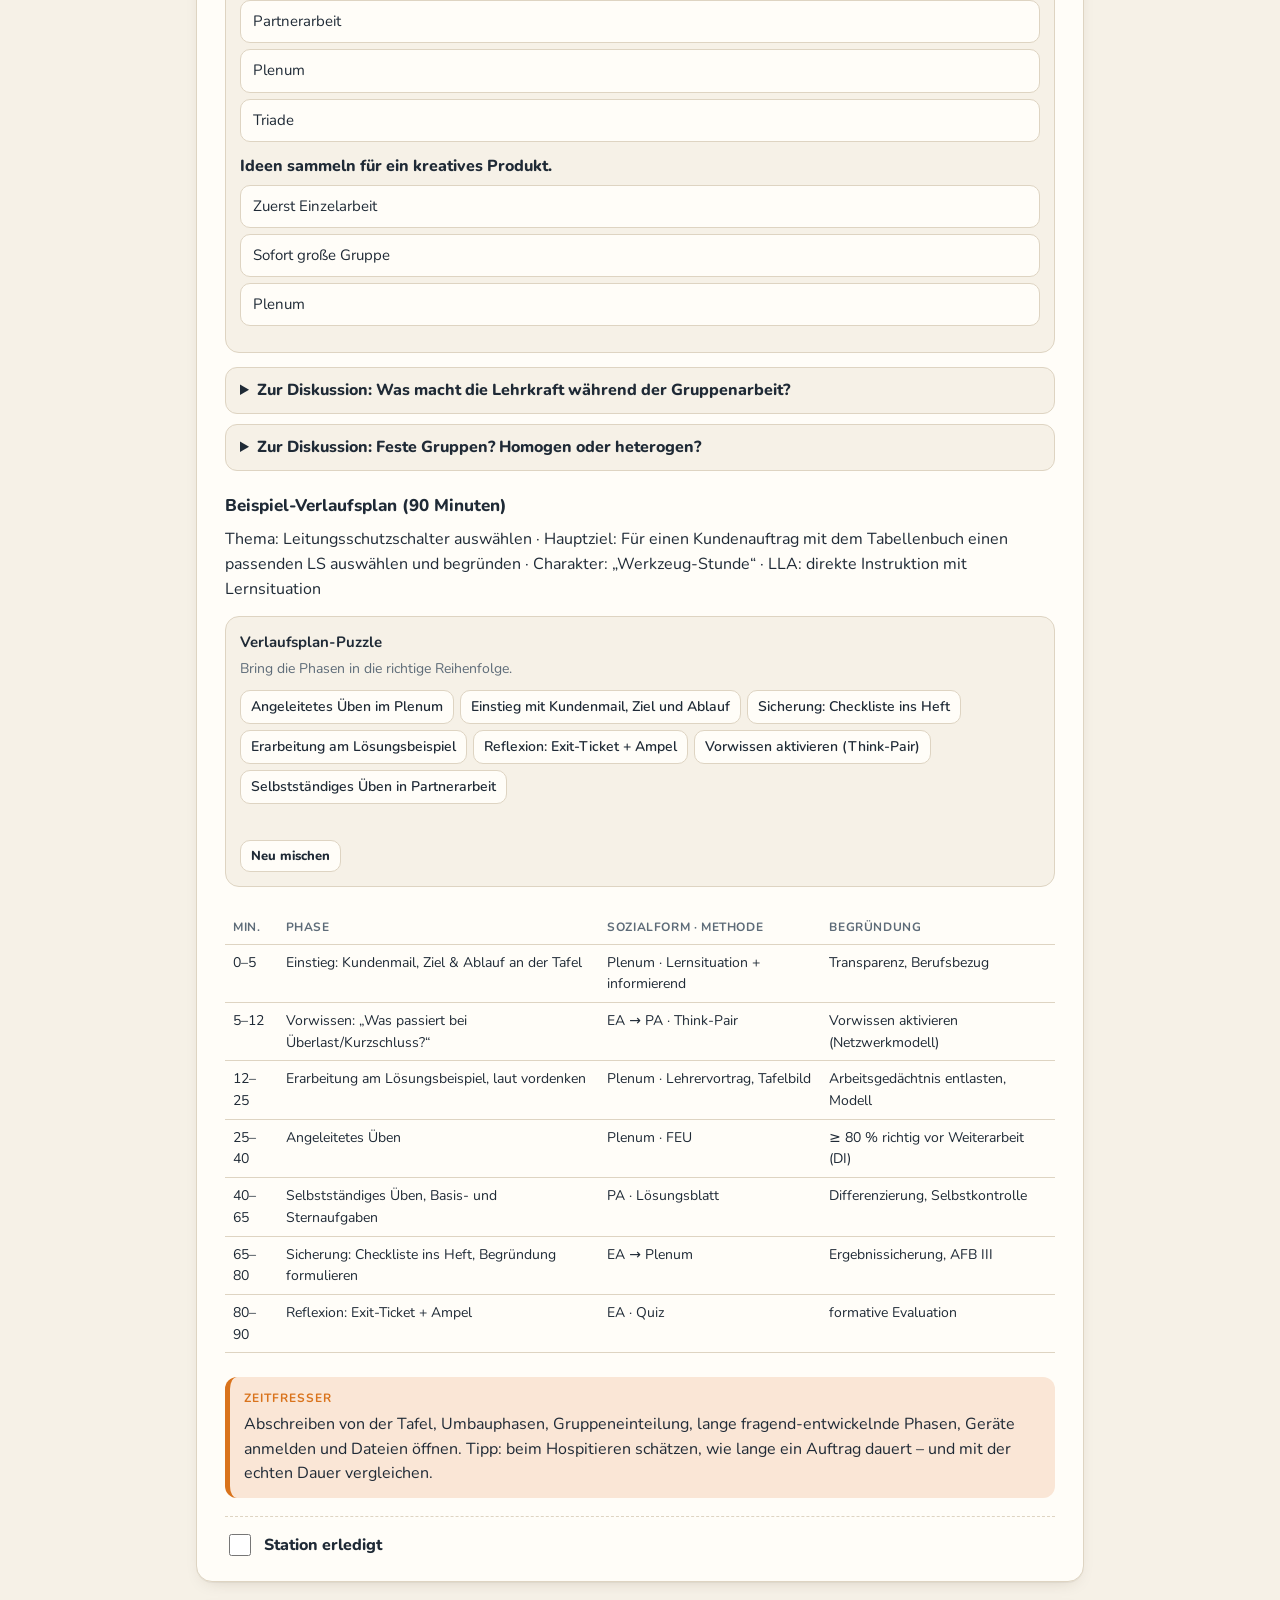
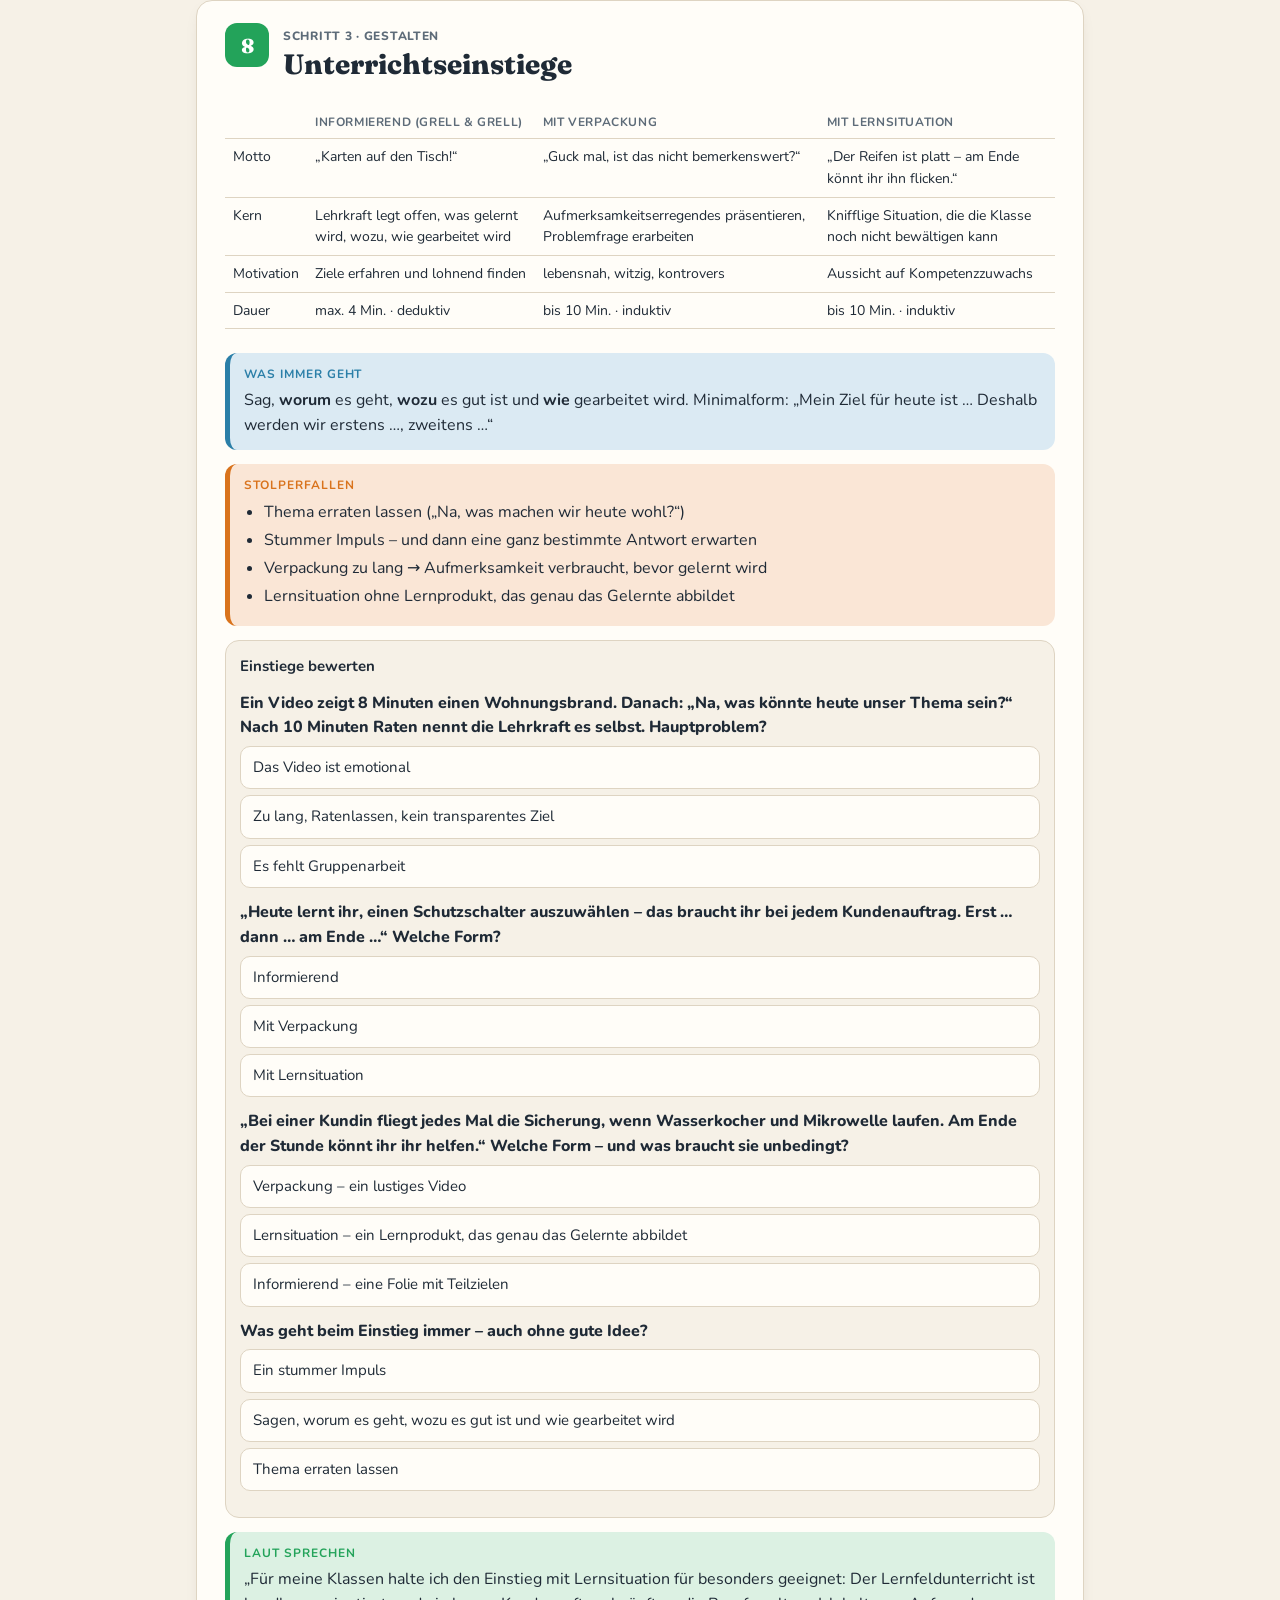
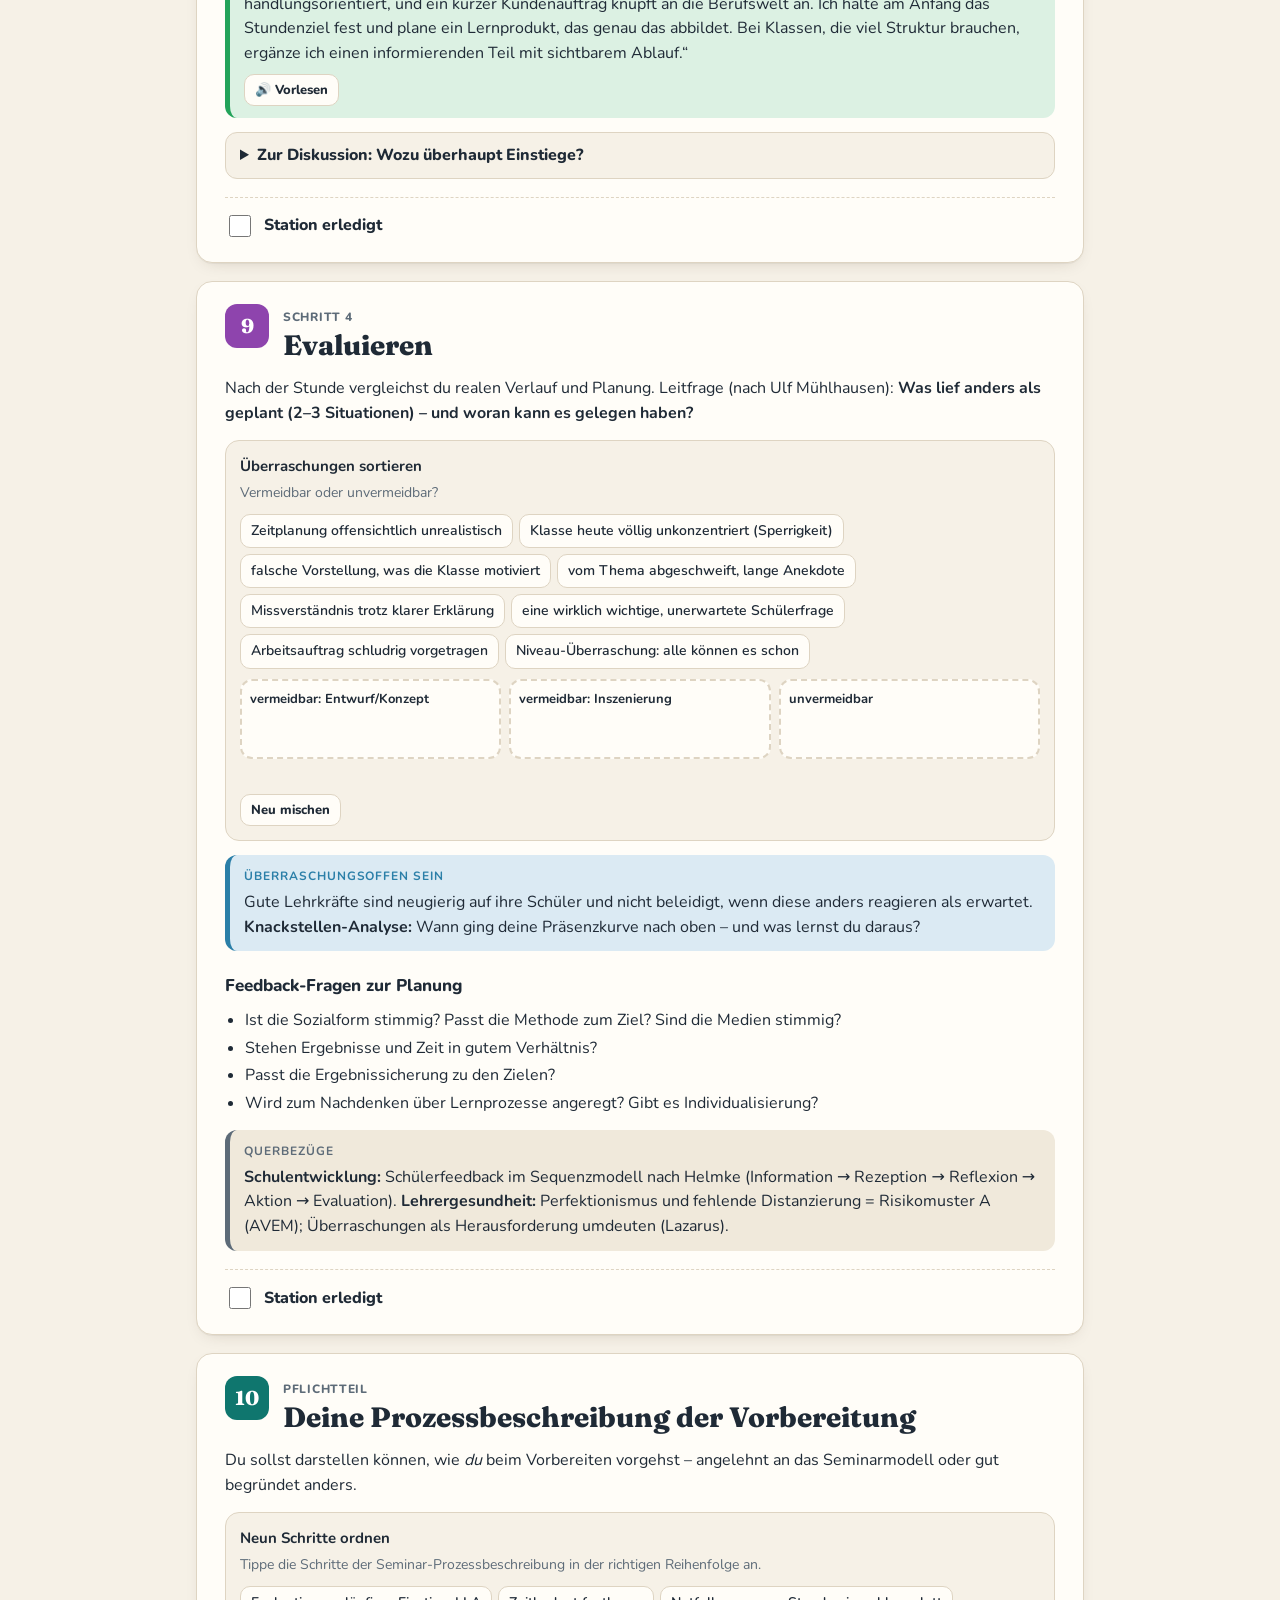
<file: lernen/unterrichtsplanung.html>
<!doctype html>
<html lang="de">
<head>
<meta charset="utf-8">
<meta http-equiv="Content-Security-Policy" content="default-src 'self'; object-src 'none'; base-uri 'none'; form-action 'none'; connect-src 'self' data: blob:; img-src 'self' data: blob:; media-src 'self' data: blob:; font-src 'self' data:; style-src 'self' 'unsafe-inline'; manifest-src 'self'; worker-src 'self'; script-src 'self' 'sha256-oOuoa3MfwwzY8ZFI1RszGQPbDWiI3+vws15cGpRB0DY='">
<meta name="referrer" content="strict-origin-when-cross-origin">
<meta name="author" content="P. Disson">
<link rel="license" href="https://creativecommons.org/licenses/by-nc-sa/4.0/deed.de">
<meta name="viewport" content="width=device-width, initial-scale=1">
<title>Lernpfad Unterrichtsplanung</title>
<meta name="description" content="Interaktiver Lernpfad zum Schwerpunkt Unterrichtsplanung: Klären, Entscheiden, Gestalten, Evaluieren – mit Übungen, Fällen und Selbsttest fürs Kolloquium.">
<script src="../assets/app.js"></script>
<link rel="stylesheet" href="../assets/fonts/fonts.css">
<style>
:root{
  --bg:#f6f1e7; --surface:#fffdf8; --surface2:#f0e9db; --ink:#1f2a36; --muted:#5d6b78; --line:#ded4c2;
  --accent:#0f766e; --accent-ink:#fff; --good:#1f8a4c; --bad:#c0392b; --warn:#b7791f;
  --k:#2b7fa8; --e:#d9731c; --g:#23a35a; --v:#8e44ad;
  --k-soft:#dbeaf3; --e-soft:#fae6d6; --g-soft:#dcf1e3; --v-soft:#ece0f3;
  --shadow:0 1px 0 rgba(0,0,0,.04),0 6px 18px -10px rgba(60,40,10,.25);
  --f-head:"Fraunces",Georgia,serif; --f-body:"Nunito",system-ui,-apple-system,"Segoe UI",sans-serif;
}
@media (prefers-color-scheme: dark){:root:not([data-theme="light"]){
  --bg:#12171d; --surface:#1b222b; --surface2:#232c37; --ink:#e8edf2; --muted:#9aa8b5; --line:#2f3a47;
  --accent:#2dd4bf; --accent-ink:#06201d; --good:#4ade80; --bad:#f87171; --warn:#fbbf24;
  --k:#5fb3dd; --e:#f59e4b; --g:#4ccf82; --v:#c084fc;
  --k-soft:#1d3342; --e-soft:#3e2a19; --g-soft:#18352a; --v-soft:#30213d;
  --shadow:0 1px 0 rgba(0,0,0,.3),0 8px 22px -12px rgba(0,0,0,.7);
}}
:root[data-theme="dark"]{
  --bg:#12171d; --surface:#1b222b; --surface2:#232c37; --ink:#e8edf2; --muted:#9aa8b5; --line:#2f3a47;
  --accent:#2dd4bf; --accent-ink:#06201d; --good:#4ade80; --bad:#f87171; --warn:#fbbf24;
  --k:#5fb3dd; --e:#f59e4b; --g:#4ccf82; --v:#c084fc;
  --k-soft:#1d3342; --e-soft:#3e2a19; --g-soft:#18352a; --v-soft:#30213d;
  --shadow:0 1px 0 rgba(0,0,0,.3),0 8px 22px -12px rgba(0,0,0,.7);
}
*{box-sizing:border-box}
html{scroll-behavior:smooth;scroll-padding-top:70px}
body{margin:0;background:var(--bg);color:var(--ink);font:16px/1.55 var(--f-body)}
a{color:var(--accent)}
.wrap{max-width:920px;margin:0 auto;padding:0 16px 80px}
header.top{padding:28px 0 8px}
.back{font-size:14px;font-weight:700;text-decoration:none;color:var(--muted)}
.back:hover{color:var(--accent)}
h1{font-family:var(--f-head);font-weight:800;font-size:clamp(28px,5vw,42px);line-height:1.1;margin:10px 0 6px;letter-spacing:-.01em}
h2{font-family:var(--f-head);font-weight:800;font-size:clamp(22px,3.6vw,28px);margin:0 0 4px;line-height:1.2}
h3{font-size:17px;margin:22px 0 8px;font-weight:800}
.lead{color:var(--muted);font-size:17px;max-width:62ch;margin:0}
.progress{display:flex;align-items:center;gap:12px;margin:18px 0 0;font-weight:700;font-size:14px;color:var(--muted)}
.bar{flex:1;height:10px;background:var(--surface2);border-radius:99px;overflow:hidden}
.bar i{display:block;height:100%;width:0;background:linear-gradient(90deg,var(--k),var(--e),var(--g),var(--v));transition:width .4s}
nav.chips{position:sticky;top:0;z-index:5;background:color-mix(in srgb,var(--bg) 92%,transparent);backdrop-filter:blur(6px);padding:10px 0;margin:14px 0 6px;display:flex;gap:6px;overflow-x:auto;scrollbar-width:thin;border-bottom:1px solid var(--line)}
nav.chips a{flex:0 0 auto;text-decoration:none;font-size:13px;font-weight:800;color:var(--ink);background:var(--surface);border:1px solid var(--line);padding:6px 11px;border-radius:99px;white-space:nowrap}
nav.chips a.done{border-color:var(--good);color:var(--good)}
nav.chips a.done::before{content:"✓ "}
section.st{background:var(--surface);border:1px solid var(--line);border-radius:16px;padding:22px clamp(16px,3vw,28px);margin:18px 0;box-shadow:var(--shadow)}
.st-head{display:flex;gap:14px;align-items:flex-start;margin-bottom:10px}
.num{flex:0 0 auto;width:44px;height:44px;border-radius:12px;display:grid;place-items:center;font-family:var(--f-head);font-weight:800;font-size:20px;color:#fff;background:var(--accent)}
.st[data-c="k"] .num{background:var(--k)} .st[data-c="e"] .num{background:var(--e)} .st[data-c="g"] .num{background:var(--g)} .st[data-c="v"] .num{background:var(--v)}
.tag{font-size:12px;font-weight:800;text-transform:uppercase;letter-spacing:.06em;color:var(--muted)}
p{margin:8px 0}
ul.tight{margin:6px 0;padding-left:20px} ul.tight li{margin:3px 0}
.box{border-radius:12px;padding:12px 14px;margin:14px 0;border-left:5px solid;background:var(--surface2)}
.box b.lbl{display:block;font-size:12px;letter-spacing:.08em;text-transform:uppercase;margin-bottom:4px}
.merke{border-color:var(--k);background:var(--k-soft)} .merke b.lbl{color:var(--k)}
.tipp{border-color:var(--bad)} .tipp b.lbl{color:var(--bad)}
.falle{border-color:var(--e);background:var(--e-soft)} .falle b.lbl{color:var(--e)}
.bruecke{border-color:var(--v);background:var(--v-soft)} .bruecke b.lbl{color:var(--v)}
.laut{border-color:var(--g);background:var(--g-soft)} .laut b.lbl{color:var(--g)}
.quer{border-color:var(--muted)} .quer b.lbl{color:var(--muted)}
.btn{font:inherit;font-weight:800;font-size:14px;border:1px solid var(--line);background:var(--surface);color:var(--ink);padding:8px 14px;border-radius:10px;cursor:pointer;min-height:40px}
.btn:hover{border-color:var(--accent)}
.btn.pri{background:var(--accent);color:var(--accent-ink);border-color:var(--accent)}
.btn.sm{font-size:13px;padding:5px 10px;min-height:32px}
.btn:focus-visible,a:focus-visible,[tabindex]:focus-visible{outline:3px solid var(--accent);outline-offset:2px}
.speak{margin-top:8px}
.donebox{display:flex;align-items:center;gap:10px;margin-top:18px;padding-top:14px;border-top:1px dashed var(--line);font-weight:800}
.donebox input{width:22px;height:22px;accent-color:var(--good)}
/* Werkzeuge */
.tool{border:1px solid var(--line);border-radius:14px;padding:14px;margin:14px 0;background:var(--bg)}
.tool h4{margin:0 0 4px;font-size:15px}
.tool .hint{font-size:14px;color:var(--muted);margin:0 0 10px}
.pool{display:flex;flex-wrap:wrap;gap:6px;min-height:40px}
.item{font:inherit;font-size:14px;font-weight:600;text-align:left;background:var(--surface);border:1px solid var(--line);color:var(--ink);padding:7px 10px;border-radius:10px;cursor:pointer;line-height:1.3}
.item.sel{outline:3px solid var(--accent);outline-offset:1px}
.item.ok{border-color:var(--good);background:color-mix(in srgb,var(--good) 14%,var(--surface));cursor:default}
.item.no{animation:shake .35s;border-color:var(--bad)}
@keyframes shake{25%{transform:translateX(-4px)}75%{transform:translateX(4px)}}
.buckets{display:grid;grid-template-columns:repeat(auto-fit,minmax(170px,1fr));gap:8px;margin-top:10px}
.bucket{border:2px dashed var(--line);border-radius:12px;padding:8px;min-height:80px;background:var(--surface);cursor:pointer}
.bucket>b{display:block;font-size:13px;margin-bottom:6px}
.bucket .item{display:block;width:100%;margin:4px 0;font-size:13px}
.fb{font-weight:700;font-size:14px;margin-top:8px;min-height:1.4em}
.fb.ok{color:var(--good)} .fb.no{color:var(--bad)}
.q{margin:12px 0}
.q .qt{font-weight:800}
.opts{display:grid;gap:6px;margin-top:6px}
.opt{font:inherit;text-align:left;font-size:15px;background:var(--surface);border:1px solid var(--line);color:var(--ink);padding:9px 12px;border-radius:10px;cursor:pointer}
.opt.right{border-color:var(--good);background:color-mix(in srgb,var(--good) 16%,var(--surface))}
.opt.wrong{border-color:var(--bad);background:color-mix(in srgb,var(--bad) 14%,var(--surface))}
.opt:disabled{cursor:default;opacity:1}
.expl{font-size:14px;color:var(--muted);margin-top:6px}
.seq{display:flex;flex-direction:column;gap:6px;margin-top:8px;counter-reset:s}
.seq .item{counter-increment:s}
.seq .item::before{content:counter(s) ". ";font-weight:800;color:var(--accent)}
/* Planungsinstrument */
.steps4{display:grid;grid-template-columns:repeat(4,minmax(0,1fr));gap:8px;margin:12px 0}
@media (max-width:640px){.steps4{grid-template-columns:repeat(2,minmax(0,1fr))}}
.s4{font:inherit;cursor:pointer;border:none;border-radius:12px;padding:14px 8px;color:#fff;font-weight:800;font-size:15px;letter-spacing:.04em;text-transform:uppercase}
.s4 small{display:block;text-transform:none;letter-spacing:0;font-weight:600;font-size:12px;opacity:.92;margin-top:3px}
.s4[aria-pressed="true"]{outline:3px solid var(--ink);outline-offset:2px}
.s4.k{background:var(--k)}.s4.e{background:var(--e)}.s4.g{background:var(--g)}.s4.v{background:var(--v)}
.detail{border-radius:12px;padding:12px 14px;background:var(--surface2);min-height:90px}
table{border-collapse:collapse;width:100%;font-size:14px;margin:10px 0}
th,td{border-bottom:1px solid var(--line);padding:7px 8px;text-align:left;vertical-align:top}
th{font-size:12px;text-transform:uppercase;letter-spacing:.05em;color:var(--muted)}
.tscroll{overflow-x:auto}
/* Taxonomie-Treppe */
.stairs{display:flex;align-items:flex-end;gap:5px;height:210px;margin:10px 0}
.stair{flex:1;border:none;border-radius:8px 8px 0 0;cursor:pointer;color:#fff;font:inherit;font-weight:800;font-size:clamp(10px,1.8vw,13px);padding:6px 2px;display:flex;align-items:flex-start;justify-content:center;word-break:break-word;hyphens:auto}
.stair[aria-pressed="true"]{outline:3px solid var(--ink);outline-offset:2px}
/* LLA */
.lla{position:relative;aspect-ratio:1.4/1;max-width:520px;margin:10px auto;border:2px solid var(--line);border-radius:12px;background:
 linear-gradient(var(--line),var(--line)) center/2px 100% no-repeat,linear-gradient(var(--line),var(--line)) center/100% 2px no-repeat,var(--surface)}
.lla .ax{position:absolute;font-size:12px;font-weight:800;color:var(--muted)}
.lla .quad{position:absolute;width:50%;height:50%;border:none;background:transparent;cursor:pointer}
.lla .quad:hover{background:color-mix(in srgb,var(--accent) 10%,transparent)}
.lla .dot{position:absolute;transform:translate(-50%,-50%);background:var(--accent);color:var(--accent-ink);font-size:12px;font-weight:800;padding:3px 7px;border-radius:99px;pointer-events:none;white-space:nowrap}
/* Netz */
.net{display:grid;grid-template-columns:1fr 1fr;gap:8px}
.net .item{width:100%}
.netd{margin-top:10px}
.pill{display:inline-block;font-size:12px;font-weight:800;padding:2px 8px;border-radius:99px;background:var(--surface2);margin-right:4px}
details{border:1px solid var(--line);border-radius:12px;padding:10px 14px;margin:10px 0;background:var(--bg)}
details summary{cursor:pointer;font-weight:800}
details[open] summary{margin-bottom:8px}
.timer{font-variant-numeric:tabular-nums;font-weight:800;font-size:20px;min-width:70px;display:inline-block}
.sel-row{display:grid;gap:8px;grid-template-columns:repeat(3,minmax(0,1fr))}
@media (max-width:640px){.sel-row{grid-template-columns:1fr}}
select{font:inherit;font-size:14px;padding:8px;border-radius:10px;border:1px solid var(--line);background:var(--surface);color:var(--ink);width:100%}
.goalout{margin-top:10px;padding:12px;border-radius:10px;background:var(--surface);border:1px solid var(--line);font-weight:700}
.themebtn{position:fixed;right:14px;bottom:14px;z-index:9;border-radius:99px}
footer{color:var(--muted);font-size:13px;text-align:center;margin-top:30px}
</style>
</head>
<body>
<div class="wrap">
<header class="top">
  <a class="back" href="../index.html">← zurück zum Launcher</a>
  <h1>Lernpfad Unterrichtsplanung</h1>
  <p class="lead">Klären · Entscheiden · Gestalten · Evaluieren – in 14 Stationen mit Übungen, Prüfungsfällen und Sätzen zum Lautsprechen. Arbeite dich durch und hake jede Station ab.</p>
  <div class="progress"><span id="pTxt">0 / 14 Stationen</span><div class="bar"><i id="pBar"></i></div><button class="btn sm" id="reset">Zurücksetzen</button></div>
</header>
<nav class="chips" id="chips" aria-label="Stationen"></nav>

<!-- 0 -->
<section class="st" id="s0" data-c="a">
 <div class="st-head"><div class="num">0</div><div><span class="tag">Start</span><h2>Was im Kolloquium verlangt wird</h2></div></div>
 <p>Die Prüfung beginnt mit deinem <b>Schwerpunkt</b> – ausgehend von einem vorgelegten <b>Fall</b>. Dafür ist höchstens etwa ein Drittel der Zeit vorgesehen (bei 20 Minuten also ca. 6–7 Minuten). Danach kommen alle übrigen Themen aus Pädagogik und Pädagogischer Psychologie.</p>
 <div class="tscroll"><table>
  <tr><th>Kriterium</th><th>Was das heißt</th></tr>
  <tr><td>Fall erfassen</td><td>Situation richtig verstehen – oder kompetent nachfragen</td></tr>
  <tr><td>Theorie ↔ Praxis</td><td>Theorie auf den Fall anwenden, Praxis theoretisch reflektieren</td></tr>
  <tr><td>Bezüge herstellen</td><td>Querverbindungen Pädagogik ↔ Päd. Psychologie selbst anbieten</td></tr>
  <tr><td>Strategie</td><td>Kein Redeschwall: erst schlagwortartiger Überblick, dann auf Nachfrage vertiefen</td></tr>
 </table></div>
 <h3>Verbindliche Wissensbestände im Schwerpunkt</h3>
 <ul class="tight">
  <li>eine Form des <b>Unterrichtseinstiegs</b> erläutern, die du für deinen Unterricht besonders geeignet hältst</li>
  <li>die drei <b>Lernzieldimensionen</b> (kognitiv, affektiv, psychomotorisch)</li>
  <li>Merkmale <b>präzise formulierter Lernziele</b></li>
  <li><b>Strukturmerkmale der Taxonomie</b> nach Anderson/Krathwohl (Aufbau, nicht jede Stufe) – oder EPA</li>
  <li>dein <b>Vorgehen beim Vorbereiten</b> – angelehnt an das Seminarmodell oder gut begründet anders</li>
 </ul>
 <div class="box bruecke"><b class="lbl">Eselsbrücken</b>
  <b>K-E-G-E</b> – „<b>K</b>lug <b>E</b>ntscheiden, <b>G</b>ut <b>E</b>rleben“: Klären – Entscheiden – Gestalten – Evaluieren.<br>
  <b>I-B-H</b> – „<b>I</b>ch <b>B</b>in <b>H</b>andlungsfähig“: Lernziel = Inhalt + Bedingung + Handeln.</div>
 <div class="tool"><h4>Antwortschema für jeden Fall – bring es in die richtige Reihenfolge</h4><p class="hint">Tippe die Schritte in der richtigen Reihenfolge an.</p><div data-order="schema"></div></div>
 <label class="donebox"><input type="checkbox" data-done="0"> Station erledigt</label>
</section>

<!-- 1 -->
<section class="st" id="s1" data-c="a">
 <div class="st-head"><div class="num">1</div><div><span class="tag">Überblick</span><h2>Das Planungsinstrument in vier Schritten</h2></div></div>
 <p>Das Seminarmodell (nach Zumsteg u. a.) plant Unterricht in vier Schritten. Im Hintergrund steht <b>Klafkis didaktische Analyse</b> (Gegenwarts-, Zukunfts-, exemplarische Bedeutung, Zugänglichkeit); für den Verlaufsplan liefert das <b>Berliner Modell</b> die Denkweise. Tippe einen Schritt an:</p>
 <div class="steps4" role="group" aria-label="Planungsschritte">
  <button class="s4 k" data-step="0" aria-pressed="true">Klären<small>Worum, für wen, wozu?</small></button>
  <button class="s4 e" data-step="1" aria-pressed="false">Entscheiden<small>Was können sie am Ende?</small></button>
  <button class="s4 g" data-step="2" aria-pressed="false">Gestalten<small>Wer macht was wann wie?</small></button>
  <button class="s4 v" data-step="3" aria-pressed="false">Evaluieren<small>Was lief anders?</small></button>
 </div>
 <div class="detail" id="stepDetail" aria-live="polite"></div>
 <div class="box merke"><b class="lbl">Merke</b><ul class="tight"><li>Die Schritte greifen ineinander: Spätere Antworten können frühere Entscheidungen verändern (Wechselwirkung).</li><li>Trotzdem lohnt die Reihenfolge – sie spart Zeit und sichert den roten Faden.</li><li>Medien sind nie Selbstzweck und nie Ausgangspunkt der Planung.</li></ul></div>
 <div class="box bruecke"><b class="lbl">Merkbild: Hausbau</b>Erst klärst du Grundstück, Budget und Bewohner (Klären), dann Grundriss und Bauweise (Entscheiden), dann wird Raum für Raum gebaut (Gestalten), nach dem Einzug prüfst du, was hakt (Evaluieren). Niemand kauft zuerst die Fliesen – und niemand plant eine Stunde vom Arbeitsblatt aus.</div>
 <div class="tool"><h4>Zuordnen: Zu welchem Schritt gehört das?</h4><p class="hint">Tippe eine Karte an, dann den passenden Schritt.</p><div data-sort="steps"></div></div>
 <label class="donebox"><input type="checkbox" data-done="1"> Station erledigt</label>
</section>

<!-- 2 -->
<section class="st" id="s2" data-c="k">
 <div class="st-head"><div class="num">2</div><div><span class="tag">Schritt 1</span><h2>Klären – die Thematik festlegen</h2></div></div>
 <p>Im ersten Schritt befasst du dich mit dem Thema, <i>ohne</i> schon die Stunde zu planen. Drei Klärungsfelder münden in die Thematik. Die Reihenfolge der Fragen ist beliebig, nicht jede Frage passt zu jedem Thema, Redundanzen sind gewollt.</p>
 <div class="tscroll"><table>
  <tr><th>Feld</th><th>Leitfragen (Auswahl)</th></tr>
  <tr><td><b>Sache</b></td><td>Fachwissenschaftlicher und fachdidaktischer Stand? Eigene Lücken? Struktur und Schwerpunkte des Stoffs? Eigener Bezug zum Thema? Passung zum Bildungsplan (Lernfeld, Zeitrichtwert)?</td></tr>
  <tr><td><b>Bedingungen</b></td><td>Schulart und Klasse, Zeitpunkt (was lag davor?), Raum, Medien, Klassenklima, Gruppen und Außenseiter, einzelne Schüler (Förderbedarf, Sprache), Vorwissen – und wie erhebe ich es?</td></tr>
  <tr><td><b>Bedeutung & Sinn</b></td><td>Anbindung an Lebens- und Berufswelt? Gegenwarts- und Zukunftsbedeutung (Klafki)? Veranschaulichungen, Phänomene, Versuche? Schüler an der Themenwahl beteiligen?</td></tr>
 </table></div>
 <p><b>Schlussfolgerung:</b> Die Thematik wird (vorläufig) aus vier Blickrichtungen festgelegt: <span class="pill">Sache</span><span class="pill">Kompetenz</span><span class="pill">Arbeitsform</span><span class="pill">Evaluation / Lernprodukt</span></p>
 <div class="tool"><h4>Sortiere die Klärungsfragen</h4><p class="hint">Welche Frage gehört in welches Klärungsfeld?</p><div data-sort="klaeren"></div></div>
 <div class="box quer"><b class="lbl">Querbezüge</b>
  <b>Sinn & Lebensweltbezug ↔ Motivation:</b> Ergebnis-Folge-Erwartung (Heckhausen), Kompetenz/Autonomie/Eingebundenheit (Deci & Ryan).<br>
  <b>Bedingungen ↔ Gruppenentwicklung/Mobbing:</b> In welcher Phase ist die Klasse (Tuckman)? Gibt es Außenseiter?<br>
  <b>Bedingungen ↔ Inklusion/Sprache:</b> Förderbedarf und Sprachniveau früh klären – sonst misst man später Lesefähigkeit statt Fachkompetenz (Validität).</div>
 <label class="donebox"><input type="checkbox" data-done="2"> Station erledigt</label>
</section>

<!-- 3 -->
<section class="st" id="s3" data-c="e">
 <div class="st-head"><div class="num">3</div><div><span class="tag">Schritt 2 · Entscheiden</span><h2>Lernziele: Dimensionen & präzise Formulierung</h2></div></div>
 <div class="box merke"><b class="lbl">Definition</b>Ein <b>Lernziel</b> ist eine möglichst konkrete, beobachtbare Beschreibung einer Handlung, zu der die Lehrkraft ihre Schülerinnen und Schüler im Unterricht veranlassen will.<br><i>„Wer nicht weiß, wo er hin will, darf sich nicht wundern, wenn er ganz woanders ankommt.“</i> (sinngemäß nach Robert Mager)</div>
 <p>Im zweiten Schritt fallen <b>drei Entscheidungen</b>: (I) Lernziele, (II) Form der Lern-Evaluation, (III) Lehr-Lern-Arrangement.</p>
 <h3>Drei Dimensionen: Kopf – Herz – Hand</h3>
 <div class="tscroll"><table>
  <tr><th>Dimension</th><th>hat zu tun mit …</th><th>Beispiel</th></tr>
  <tr><td><b>kognitiv</b> (Kopf)</td><td>Wissen, Erkennen, Denken, Beurteilen, Begründen</td><td>den Spannungsfall einer Leitung berechnen</td></tr>
  <tr><td><b>affektiv</b> (Herz)</td><td>Gefühl, Einstellung, Wertschätzung</td><td>bereit sein, vor jeder Arbeit die fünf Sicherheitsregeln anzuwenden</td></tr>
  <tr><td><b>psychomotorisch</b> (Hand)</td><td>Bewegungs- und Handfertigkeiten</td><td>eine Schaltung fachgerecht verdrahten</td></tr>
 </table></div>
 <p>Keine Dimension steht isoliert – für jede Stunde legst du einen <b>Schwerpunkt</b> fest.</p>
 <div class="tool"><h4>Kopf, Herz oder Hand?</h4><p class="hint">Ordne die Lernziele der Dimension zu.</p><div data-sort="dim"></div></div>
 <h3>Präzise Lernziele: Inhalt + Bedingung + Handeln</h3>
 <p>Je eindeutiger und operationalisierter, desto präziser. Präzise Ziele erleichtern die Erfolgsprüfung, weil die Form der Überprüfung schon in der Formulierung steckt.</p>
 <div class="tool"><h4>Lernziel-Baukasten</h4><p class="hint">Baue dir ein Lernziel zusammen – der Check sagt dir, ob es präzise ist.</p>
  <div class="sel-row">
   <label>Lerninhalt<select id="gI"></select></label>
   <label>Bedingung<select id="gB"></select></label>
   <label>Lernhandeln<select id="gH"></select></label>
  </div>
  <div class="goalout" id="gOut" aria-live="polite"></div>
 </div>
 <div class="box falle"><b class="lbl">Stolperfallen</b><ul class="tight"><li><b>wissen, kennen, verstehen, glauben</b> sind nicht beobachtbar → nicht überprüfbar.</li><li><b>erklären, unterscheiden</b> sind nur im Zusammenhang präzise („anhand der Skizze erklären“).</li><li>„Die SuS sollen motiviert mitarbeiten“ ist kein Lernziel, sondern eine <b>Verhaltenserwartung</b>.</li></ul></div>
 <div class="tool"><h4>Verb-Check: beobachtbar oder nicht?</h4><p class="hint">Sortiere die Verben.</p><div data-sort="verbs"></div></div>
 <label class="donebox"><input type="checkbox" data-done="3"> Station erledigt</label>
</section>

<!-- 4 -->
<section class="st" id="s4" data-c="e">
 <div class="st-head"><div class="num">4</div><div><span class="tag">Schritt 2 · Entscheiden</span><h2>Taxonomien: Anderson/Krathwohl, EPA, affektiv</h2></div></div>
 <div class="box tipp"><b class="lbl">Prüfungstipp</b>Gefragt ist der <b>Aufbau</b>, nicht jede Stufe auswendig. Das Modell hat zwei Aspekte: (1) <b>Stufung</b> von einfachen zu komplexen Denkprozessen – höhere Stufen setzen niedrigere voraus; (2) Zuordnung zu <b>Wissensarten</b> (faktisch, konzeptuell, prozedural, metakognitiv – „Wissen, dass“ vs. „Wissen, wie“). Gegenüber Bloom (1956): Verben statt Nomen, „Erschaffen“ steht ganz oben.</div>
 <p>Tippe eine Stufe an:</p>
 <div class="stairs" id="stairs"></div>
 <div class="detail" id="stairDetail" aria-live="polite"></div>
 <h3>Alternative: EPA – drei Anforderungsbereiche</h3>
 <div class="tscroll"><table>
  <tr><th>AFB</th><th>umfasst</th><th>Operatoren</th></tr>
  <tr><td><b>I</b> Reproduktion</td><td>Wiedergabe im gelernten Zusammenhang, geübte Arbeitstechniken</td><td>nennen, beschreiben, wiedergeben, entnehmen</td></tr>
  <tr><td><b>II</b> Reorganisation & Transfer</td><td>Bekanntes selbstständig bearbeiten, ordnen, erklären, übertragen</td><td>erklären, erläutern, vergleichen, analysieren</td></tr>
  <tr><td><b>III</b> Reflexion & Problemlösung</td><td>reflexiver Umgang mit neuen Problemen, begründete Urteile</td><td>beurteilen, bewerten, Stellung nehmen, begründen, entwerfen</td></tr>
 </table></div>
 <div class="tool"><h4>Operator → Anforderungsbereich</h4><p class="hint">Ordne die Operatoren dem AFB zu.</p><div data-sort="afb"></div></div>
 <h3>Affektive Taxonomie (Krathwohl, Bloom & Masia)</h3>
 <p>Ebenfalls hierarchisch – Maßstab ist, in welchem Ausmaß sich jemand einen Wert zu eigen macht: <span class="pill">Aufmerksamwerden</span>→<span class="pill">Reagieren</span>→<span class="pill">Werten</span>→<span class="pill">Wertordnung</span>→<span class="pill">Erfülltsein / Verhaltensänderung</span></p>
 <details><summary>Zur Diskussion: Darf Schule affektive Ziele verfolgen?</summary>
  <p><b>Ja</b> – Erziehungsauftrag (Schulgesetz, Bildungsauftrag: Handlungskompetenz inkl. Selbstkompetenz und Werthaltungen); bei Arbeitssicherheit unerlässlich. <b>Grenze:</b> Werte anbieten, nicht indoktrinieren (Überwältigungsverbot, Beutelsbacher Konsens). <b>Überprüfung</b> nur über Anzeichen: freiwilliges Verhalten, Argumentation in Dilemmata, Selbsteinschätzungen, Rückmeldung von Ausbildern. Affektive Ziele werden nicht benotet.</p></details>
 <div class="box laut"><b class="lbl">Laut sprechen</b><span data-say>„Ich nutze die Taxonomie von Anderson und Krathwohl. Sie hat zwei Seiten: eine Stufung von einfachen Denkprozessen wie Erinnern bis zu komplexen wie Bewerten und Erschaffen, wobei höhere Stufen niedrigere voraussetzen – und die Unterscheidung von Wissensarten, also Wissen, dass und Wissen, wie. In Klassenarbeiten bilde ich das über die Anforderungsbereiche eins bis drei ab.“</span></div>
 <label class="donebox"><input type="checkbox" data-done="4"> Station erledigt</label>
</section>

<!-- 5 -->
<section class="st" id="s5" data-c="e">
 <div class="st-head"><div class="num">5</div><div><span class="tag">Schritt 2 · Entscheiden</span><h2>Hauptziel, Charakter der Stunde, Zienern</h2></div></div>
 <ol class="tight">
  <li><b>Thema</b> steht fest (z. B. „Leitungsschutzschalter“).</li>
  <li><b>Hauptziel</b> ableiten: „Am Ende sollen alle … können.“ – dasselbe Thema ergibt mit anderen Zielen ganz anderen Unterricht.</li>
  <li><b>Charakter der Stunde</b> festlegen – gern kreativ: „Übungsstunde“, „Staun-Stunde“, „Werkzeug-Stunde“ – plus Schwerpunkt-Dimension.</li>
  <li><b>Teilziele ableiten = zienern</b> (nach Gerhard Ziener): „Was kann jemand, der … kann?“ Danach streichen, verteilen, ordnen → <b>Zielgerüst</b>.</li>
 </ol>
 <div class="box merke"><b class="lbl">Roter-Faden-Test</b>Kannst du den Gedankengang der Stunde in 1–2 Sätzen sagen? „Am Ende sollen sie XY beherrschen. Dazu müssen sie zuerst … wissen, es dann von … unterscheiden … Zur Vertiefung wird es in einem anderen Zusammenhang geübt.“ Wenn nicht, findet auch die Klasse keinen roten Faden.</div>
 <div class="tool"><h4>Zienern üben</h4><p class="hint"><b>Hauptziel:</b> „Am Ende können alle eine Wechselschaltung nach Stromlaufplan aufbauen und prüfen.“ – Welche Karten sind sinnvolle Teilziele, welche nicht?</p><div data-sort="ziener"></div></div>
 <div class="tool"><h4>Zielgerüst ordnen</h4><p class="hint">Bring die Teilziele in eine sinnvolle Reihenfolge (vom Einfachen zum Komplexen).</p><div data-order="geruest"></div></div>
 <h3>Operatoren helfen beim Aufgabenstellen</h3>
 <p>Unklar: „Welche Schutzmaßnahmen gibt es?“ → präzise: „<b>Nenne</b> drei Schutzmaßnahmen“ (AFB I) · „<b>Erläutere</b> an je einem Beispiel …“ (AFB II) · „<b>Beurteile</b>, welche Maßnahme geeignet ist“ (AFB III). Operatoren auch im Unterricht verwenden, nicht nur in der Klassenarbeit.</p>
 <label class="donebox"><input type="checkbox" data-done="5"> Station erledigt</label>
</section>

<!-- 6 -->
<section class="st" id="s6" data-c="e">
 <div class="st-head"><div class="num">6</div><div><span class="tag">Schritt 2 · Entscheiden</span><h2>Lern-Evaluation & Lehr-Lern-Arrangement</h2></div></div>
 <p><b>Woran wird erkannt, dass gelernt wurde – und wie erfahren die Schüler das?</b> Rückmeldung in dieser Rangfolge: <span class="pill">1. jeder sich selbst</span><span class="pill">2. Peer</span><span class="pill">3. Lehrkraft</span></p>
 <div class="tscroll"><table>
  <tr><th></th><th>formativ</th><th>summativ</th></tr>
  <tr><td>Zweck</td><td>Lernprozess steuern, Rückmeldung während des Lernens</td><td>Lernergebnis bilanzieren, oft benotet</td></tr>
  <tr><td>Beispiele</td><td>Exit-Ticket, Ampel-Selbsteinschätzung, Lösungsblatt, Peer-Feedback</td><td>Klassenarbeit, Test, Lernprodukt am Ende der Einheit</td></tr>
 </table></div>
 <h3>Lehr-Lern-Arrangement: zwei Achsen</h3>
 <p>Welchem Grundbaumuster folgt die Stunde? Achsen: <b>Fremd- vs. Selbststeuerung</b> und <b>Nach- vs. Selbstkonstruktion</b>. Das Arrangement folgt dem Ziel – nicht umgekehrt.</p>
 <div class="tool"><h4>Wo liegt das Arrangement?</h4><p class="hint" id="llaQ"></p>
  <div class="lla" id="lla">
   <span class="ax" style="left:50%;top:4px;transform:translateX(-50%)">Selbststeuerung</span>
   <span class="ax" style="left:50%;bottom:4px;transform:translateX(-50%)">Fremdsteuerung</span>
   <span class="ax" style="left:6px;top:50%;transform:translateY(-140%)">Nach&shy;konstruktion</span>
   <span class="ax" style="right:6px;top:50%;transform:translateY(-140%);text-align:right">Selbst&shy;konstruktion</span>
   <button class="quad" data-q="tl" style="left:0;top:0" aria-label="Selbststeuerung, Nachkonstruktion"></button>
   <button class="quad" data-q="tr" style="right:0;top:0" aria-label="Selbststeuerung, Selbstkonstruktion"></button>
   <button class="quad" data-q="bl" style="left:0;bottom:0" aria-label="Fremdsteuerung, Nachkonstruktion"></button>
   <button class="quad" data-q="br" style="right:0;bottom:0" aria-label="Fremdsteuerung, Selbstkonstruktion"></button>
  </div>
  <div class="fb" id="llaFb" aria-live="polite"></div>
 </div>
 <div class="box merke"><b class="lbl">Merke</b>Nicht „Ich mache eine LdL-Stunde“, sondern: „Ich stelle Thema XY in den Mittelpunkt, verfolge diese Ziele – dafür eignet sich LdL, weil …“</div>
 <label class="donebox"><input type="checkbox" data-done="6"> Station erledigt</label>
</section>

<!-- 7 -->
<section class="st" id="s7" data-c="g">
 <div class="st-head"><div class="num">7</div><div><span class="tag">Schritt 3</span><h2>Gestalten: Verlaufsplan & Sozialformen</h2></div></div>
 <p><b>„Wer macht was wann wie (warum) mit wem – und wie bleibt's hängen?“</b> Pro Phase fünf Planungsfragen (Anregungen aus dem Berliner Modell):</p>
 <ol class="tight">
  <li><b>Sozialform</b> – Wiederholung vor der Klassenarbeit → eher Einzelarbeit; Austausch sinnvoll → Partnerarbeit.</li>
  <li><b>Methode</b> – Expertenwissen im Zusammenhang → Lehrervortrag; viele gleich große Info-Päckchen → Gruppenpuzzle. Tipp: von fachspezifischen Handlungen ausgehen (messen, prüfen, Fehler suchen, dokumentieren).</li>
  <li><b>Medien</b> – nie Selbstzweck, nie Ausgangspunkt.</li>
  <li><b>Einstieg</b> – macht Ziel und Nutzen transparent (→ Station 8).</li>
  <li><b>Kontrollfragen</b> – Zeit ↔ Ertrag? Reflexion über das Lernen? Ergebnissicherung passend zum Ziel? Individuelle Bedürfnisse?</li>
 </ol>
 <div class="tool"><h4>Sozialform-Trainer</h4><p class="hint">Welche Sozialform passt am besten?</p><div data-mcq="sozial"></div></div>
 <details><summary>Zur Diskussion: Was macht die Lehrkraft während der Gruppenarbeit?</summary><p>Hängt vom Lern- und Rollenverständnis ab. Herumgehen = Lernbegleitung, Diagnose, Rechenschaftsprinzip (Kounin) – aber Gefahr, zu stören oder Lösungen vorzusagen. Kompromiss: 3–5 Minuten ankommen lassen, dann gezielt beobachten, Fragen zurückgeben.</p></details>
 <details><summary>Zur Diskussion: Feste Gruppen? Homogen oder heterogen?</summary><p><b>Feste Gruppen</b> – pro: Routinen, Vertrauen, Norming/Performing (Tuckman); contra: Rollen verfestigen sich, Außenseiter bleiben außen → Stammgruppen mit wechselnden Expertengruppen. <b>Leistung:</b> ruhig heterogen – Starke profitieren durch Erklären, Schwächere in gemischten Gruppen; bei Wahl- oder Differenzierungsaufgaben gelegentlich homogen.</p></details>
 <h3>Beispiel-Verlaufsplan (90 Minuten)</h3>
 <p class="hint">Thema: Leitungsschutzschalter auswählen · Hauptziel: Für einen Kundenauftrag mit dem Tabellenbuch einen passenden LS auswählen und begründen · Charakter: „Werkzeug-Stunde“ · LLA: direkte Instruktion mit Lernsituation</p>
 <div class="tool"><h4>Verlaufsplan-Puzzle</h4><p class="hint">Bring die Phasen in die richtige Reihenfolge.</p><div data-order="verlauf"></div></div>
 <div class="tscroll"><table>
  <tr><th>Min.</th><th>Phase</th><th>Sozialform · Methode</th><th>Begründung</th></tr>
  <tr><td>0–5</td><td>Einstieg: Kundenmail, Ziel & Ablauf an der Tafel</td><td>Plenum · Lernsituation + informierend</td><td>Transparenz, Berufsbezug</td></tr>
  <tr><td>5–12</td><td>Vorwissen: „Was passiert bei Überlast/Kurzschluss?“</td><td>EA → PA · Think-Pair</td><td>Vorwissen aktivieren (Netzwerkmodell)</td></tr>
  <tr><td>12–25</td><td>Erarbeitung am Lösungsbeispiel, laut vordenken</td><td>Plenum · Lehrervortrag, Tafelbild</td><td>Arbeitsgedächtnis entlasten, Modell</td></tr>
  <tr><td>25–40</td><td>Angeleitetes Üben</td><td>Plenum · FEU</td><td>≥ 80 % richtig vor Weiterarbeit (DI)</td></tr>
  <tr><td>40–65</td><td>Selbstständiges Üben, Basis- und Sternaufgaben</td><td>PA · Lösungsblatt</td><td>Differenzierung, Selbstkontrolle</td></tr>
  <tr><td>65–80</td><td>Sicherung: Checkliste ins Heft, Begründung formulieren</td><td>EA → Plenum</td><td>Ergebnissicherung, AFB III</td></tr>
  <tr><td>80–90</td><td>Reflexion: Exit-Ticket + Ampel</td><td>EA · Quiz</td><td>formative Evaluation</td></tr>
 </table></div>
 <div class="box falle"><b class="lbl">Zeitfresser</b>Abschreiben von der Tafel, Umbauphasen, Gruppeneinteilung, lange fragend-entwickelnde Phasen, Geräte anmelden und Dateien öffnen. Tipp: beim Hospitieren schätzen, wie lange ein Auftrag dauert – und mit der echten Dauer vergleichen.</div>
 <label class="donebox"><input type="checkbox" data-done="7"> Station erledigt</label>
</section>

<!-- 8 -->
<section class="st" id="s8" data-c="g">
 <div class="st-head"><div class="num">8</div><div><span class="tag">Schritt 3 · Gestalten</span><h2>Unterrichtseinstiege</h2></div></div>
 <div class="tscroll"><table>
  <tr><th></th><th>Informierend (Grell & Grell)</th><th>Mit Verpackung</th><th>Mit Lernsituation</th></tr>
  <tr><td>Motto</td><td>„Karten auf den Tisch!“</td><td>„Guck mal, ist das nicht bemerkenswert?“</td><td>„Der Reifen ist platt – am Ende könnt ihr ihn flicken.“</td></tr>
  <tr><td>Kern</td><td>Lehrkraft legt offen, was gelernt wird, wozu, wie gearbeitet wird</td><td>Aufmerksamkeitserregendes präsentieren, Problemfrage erarbeiten</td><td>Knifflige Situation, die die Klasse noch nicht bewältigen kann</td></tr>
  <tr><td>Motivation</td><td>Ziele erfahren und lohnend finden</td><td>lebensnah, witzig, kontrovers</td><td>Aussicht auf Kompetenzzuwachs</td></tr>
  <tr><td>Dauer</td><td>max. 4 Min. · deduktiv</td><td>bis 10 Min. · induktiv</td><td>bis 10 Min. · induktiv</td></tr>
 </table></div>
 <div class="box merke"><b class="lbl">Was immer geht</b>Sag, <b>worum</b> es geht, <b>wozu</b> es gut ist und <b>wie</b> gearbeitet wird. Minimalform: „Mein Ziel für heute ist … Deshalb werden wir erstens …, zweitens …“</div>
 <div class="box falle"><b class="lbl">Stolperfallen</b><ul class="tight"><li>Thema erraten lassen („Na, was machen wir heute wohl?“)</li><li>Stummer Impuls – und dann eine ganz bestimmte Antwort erwarten</li><li>Verpackung zu lang → Aufmerksamkeit verbraucht, bevor gelernt wird</li><li>Lernsituation ohne Lernprodukt, das genau das Gelernte abbildet</li></ul></div>
 <div class="tool"><h4>Einstiege bewerten</h4><div data-mcq="einstieg"></div></div>
 <div class="box laut"><b class="lbl">Laut sprechen</b><span data-say>„Für meine Klassen halte ich den Einstieg mit Lernsituation für besonders geeignet: Der Lernfeldunterricht ist handlungsorientiert, und ein kurzer Kundenauftrag knüpft an die Berufswelt an. Ich halte am Anfang das Stundenziel fest und plane ein Lernprodukt, das genau das abbildet. Bei Klassen, die viel Struktur brauchen, ergänze ich einen informierenden Teil mit sichtbarem Ablauf.“</span></div>
 <details><summary>Zur Diskussion: Wozu überhaupt Einstiege?</summary><p>Transparenz und Sinn steigern Motivation (Heckhausen: Ergebnis-Folge-Erwartung), Vorwissen aktivieren erleichtert Enkodierung (Advance Organizer, Netzwerkmodell), Aufmerksamkeit wird gebündelt, Ankommen strukturiert (Klassenführung).</p></details>
 <label class="donebox"><input type="checkbox" data-done="8"> Station erledigt</label>
</section>

<!-- 9 -->
<section class="st" id="s9" data-c="v">
 <div class="st-head"><div class="num">9</div><div><span class="tag">Schritt 4</span><h2>Evaluieren</h2></div></div>
 <p>Nach der Stunde vergleichst du realen Verlauf und Planung. Leitfrage (nach Ulf Mühlhausen): <b>Was lief anders als geplant (2–3 Situationen) – und woran kann es gelegen haben?</b></p>
 <div class="tool"><h4>Überraschungen sortieren</h4><p class="hint">Vermeidbar oder unvermeidbar?</p><div data-sort="ueber"></div></div>
 <div class="box merke"><b class="lbl">Überraschungsoffen sein</b>Gute Lehrkräfte sind neugierig auf ihre Schüler und nicht beleidigt, wenn diese anders reagieren als erwartet. <b>Knackstellen-Analyse:</b> Wann ging deine Präsenzkurve nach oben – und was lernst du daraus?</div>
 <h3>Feedback-Fragen zur Planung</h3>
 <ul class="tight"><li>Ist die Sozialform stimmig? Passt die Methode zum Ziel? Sind die Medien stimmig?</li><li>Stehen Ergebnisse und Zeit in gutem Verhältnis?</li><li>Passt die Ergebnissicherung zu den Zielen?</li><li>Wird zum Nachdenken über Lernprozesse angeregt? Gibt es Individualisierung?</li></ul>
 <div class="box quer"><b class="lbl">Querbezüge</b><b>Schulentwicklung:</b> Schülerfeedback im Sequenzmodell nach Helmke (Information → Rezeption → Reflexion → Aktion → Evaluation). <b>Lehrergesundheit:</b> Perfektionismus und fehlende Distanzierung = Risikomuster A (AVEM); Überraschungen als Herausforderung umdeuten (Lazarus).</div>
 <label class="donebox"><input type="checkbox" data-done="9"> Station erledigt</label>
</section>

<!-- 10 -->
<section class="st" id="s10" data-c="a">
 <div class="st-head"><div class="num">10</div><div><span class="tag">Pflichtteil</span><h2>Deine Prozessbeschreibung der Vorbereitung</h2></div></div>
 <p>Du sollst darstellen können, wie <i>du</i> beim Vorbereiten vorgehst – angelehnt an das Seminarmodell oder gut begründet anders.</p>
 <div class="tool"><h4>Neun Schritte ordnen</h4><p class="hint">Tippe die Schritte der Seminar-Prozessbeschreibung in der richtigen Reihenfolge an.</p><div data-order="prozess"></div></div>
 <div class="box laut"><b class="lbl">60-Sekunden-Version – anpassen und auswendig üben</b><span data-say>„Ich plane in vier Schritten nach dem Seminarmodell. Zuerst setze ich mir ein Zeitbudget. Dann kläre ich kurz Sache, Bedingungen und Sinn – vor allem den Bezug zur Berufswelt und was die Klasse mitbringt. Daraus lege ich das Hauptziel fest und leite durch Zienern Teilziele ab, bis ich den roten Faden in zwei Sätzen sagen kann. Danach entscheide ich, wie der Lernerfolg sichtbar wird – am liebsten erst durch Selbstkontrolle – und welches Lehr-Lern-Arrangement passt. Ich mache zuerst eine Notfallversion der Stunde fertig und plane dann jede Phase mit Sozialform, Methode und Medien, prüfe Zeit, Sicherung, Reflexion und Differenzierung. Nach der Stunde notiere ich zwei, drei Überraschungen und was ich daraus für die nächste Stunde ableite.“</span>
  <div style="margin-top:10px;display:flex;gap:8px;align-items:center;flex-wrap:wrap"><button class="btn sm" id="t60">▶ 60-Sekunden-Timer</button><span class="timer" id="t60v">1:00</span></div></div>
 <div class="box tipp"><b class="lbl">„Gut begründet anders“</b>Z. B. beim Lernfeld bzw. der Lernsituation starten (Bildungsplan → Handlungssituation → Lernprodukt → rückwärts planen, „Backward Design“) – und zeigen, dass Klären, Ziele und Evaluation trotzdem drinstecken.</div>
 <label class="donebox"><input type="checkbox" data-done="10"> Station erledigt</label>
</section>

<!-- 11 -->
<section class="st" id="s11" data-c="a">
 <div class="st-head"><div class="num">11</div><div><span class="tag">Netz im Kopf</span><h2>Querbezüge</h2></div></div>
 <p>Prüfende erwarten Querbezüge, fragen aber meist nicht danach. Unterrichtsplanung ist ideal, weil jedes andere Thema irgendwo in der Planung auftaucht. Tippe ein Thema an:</p>
 <div class="net" id="net"></div>
 <div class="detail netd" id="netD" aria-live="polite">Wähle ein Thema.</div>
 <label class="donebox"><input type="checkbox" data-done="11"> Station erledigt</label>
</section>

<!-- 12 -->
<section class="st" id="s12" data-c="a">
 <div class="st-head"><div class="num">12</div><div><span class="tag">Training</span><h2>Prüfungsfälle mit Musterantwort</h2></div></div>
 <p>Schema: (1) Fall erfassen / nachfragen → (2) schlagwortartiger Überblick → (3) Vertiefung auf Nachfrage → (4) Querbezug anbieten. <b>Erst selbst laut antworten (3 Minuten), dann aufdecken.</b></p>
 <div id="cases"></div>
 <h3>Formulierungshilfen</h3>
 <div class="tscroll"><table>
  <tr><td>Fall erfassen</td><td>„Ich verstehe die Situation so, dass … – darf ich kurz nachfragen, ob …?“</td></tr>
  <tr><td>Überblick</td><td>„Ich sehe hier drei Aspekte: erstens …“ · „Ich würde das entlang der vier Planungsschritte analysieren.“</td></tr>
  <tr><td>Theorie anwenden</td><td>„Nach Anderson und Krathwohl liegt das Ziel auf der Stufe Anwenden, die Aufgabe verlangt aber Bewerten.“</td></tr>
  <tr><td>Bewerten</td><td>„Positiv ist …, problematisch ist …, weil …“</td></tr>
  <tr><td>Lösungsideen</td><td>„Eine Minimallösung wäre …, eine ausgearbeitete …“</td></tr>
  <tr><td>Themenangebot</td><td>„Hier sehe ich eine Verbindung zur Päd. Psychologie, nämlich … – soll ich das ausführen?“</td></tr>
  <tr><td>Ehrlich bei Lücken</td><td>„Den genauen Begriff habe ich gerade nicht parat – inhaltlich geht es darum, dass …“</td></tr>
 </table></div>
 <label class="donebox"><input type="checkbox" data-done="12"> Station erledigt</label>
</section>

<!-- 13 -->
<section class="st" id="s13" data-c="a">
 <div class="st-head"><div class="num">✓</div><div><span class="tag">Abschluss</span><h2>Selbsttest</h2></div></div>
 <p>15 gemischte Fragen quer durch den Schwerpunkt. Jede Runde wird neu gemischt.</p>
 <div id="final"></div>
 <div style="display:flex;gap:8px;align-items:center;margin-top:10px"><button class="btn pri" id="newFinal">Neue Runde</button><span id="finalScore" class="fb"></span></div>
 <label class="donebox"><input type="checkbox" data-done="13"> Station erledigt</label>
</section>

<footer>Lernmaterial zur Vorbereitung auf das Kolloquium Pädagogik / Pädagogische Psychologie. Fachbeispiele dienen der Veranschaulichung und sind keine Seminarvorgaben.</footer>
</div>
<button class="btn themebtn" id="theme" aria-label="Hell/Dunkel umschalten">◐</button>

<script>
"use strict";
const $=(s,r=document)=>r.querySelector(s), $$=(s,r=document)=>[...r.querySelectorAll(s)];
const shuffle=a=>{a=[...a];for(let i=a.length-1;i>0;i--){const j=Math.floor(Math.random()*(i+1));[a[i],a[j]]=[a[j],a[i]]}return a};
const store={get(k,d){try{const v=localStorage.getItem(k);return v?JSON.parse(v):d}catch(e){return d}},set(k,v){try{localStorage.setItem(k,JSON.stringify(v))}catch(e){}}};
const el=(t,a={},...c)=>{const e=document.createElement(t);for(const[k,v] of Object.entries(a)){if(k==="class")e.className=v;else if(k.startsWith("on"))e.addEventListener(k.slice(2),v);else e.setAttribute(k,v)}for(const x of c)e.append(x);return e};

/* Theme */
(function(){const t=store.get("lp-theme",null);if(t)document.documentElement.dataset.theme=t;
$("#theme").onclick=()=>{const cur=document.documentElement.dataset.theme||(matchMedia("(prefers-color-scheme: dark)").matches?"dark":"light");const n=cur==="dark"?"light":"dark";document.documentElement.dataset.theme=n;store.set("lp-theme",n)}})();

/* Fortschritt */
const TOTAL=14, PKEY="lernpfad-up";
let prog=store.get(PKEY,{});
const titles=["Start","Instrument","Klären","Lernziele","Taxonomie","Zienern","Evaluation & LLA","Verlaufsplan","Einstiege","Evaluieren","Prozess","Querbezüge","Fälle","Selbsttest"];
function renderProg(){const n=Object.values(prog).filter(Boolean).length;$("#pTxt").textContent=n+" / "+TOTAL+" Stationen";$("#pBar").style.width=(n/TOTAL*100)+"%";
 $$("#chips a").forEach((a,i)=>a.classList.toggle("done",!!prog[i]));$$("[data-done]").forEach(c=>c.checked=!!prog[c.dataset.done])}
$("#chips").append(...titles.map((t,i)=>el("a",{href:"#s"+i},t)));
$$("[data-done]").forEach(c=>c.addEventListener("change",()=>{prog[c.dataset.done]=c.checked;store.set(PKEY,prog);renderProg()}));
$("#reset").onclick=()=>{if(confirm("Fortschritt dieser Seite zurücksetzen?")){prog={};store.set(PKEY,prog);renderProg()}};
renderProg();

/* Vorlesen */
$$("[data-say]").forEach(s=>{if(!("speechSynthesis" in window))return;const b=el("button",{class:"btn sm speak"},"🔊 Vorlesen");b.onclick=()=>{speechSynthesis.cancel();const u=new SpeechSynthesisUtterance(s.textContent.replace(/[„“]/g,""));u.lang="de-DE";u.rate=1;speechSynthesis.speak(u)};s.after(el("br"),b)});

/* Sortier-Werkzeug */
const SORTS={
 steps:{buckets:["Klären","Entscheiden","Gestalten","Evaluieren"],items:[
  ["Was bringt die Klasse an Vorwissen mit?",0],["Welche Bedeutung hat das Thema für den Beruf?",0],["Was sollen alle am Ende können?",1],["Woran erkenne ich, dass gelernt wurde?",1],["Welche Sozialform passt zur Übungsphase?",2],["Wie sichere ich das Ergebnis?",2],["Was lief anders als geplant?",3],["Welche Knackstelle nehme ich in die nächste Stunde mit?",3]]},
 klaeren:{buckets:["Sache","Bedingungen","Bedeutung & Sinn"],items:[
  ["Wo habe ich selbst fachliche Lücken?",0],["Wie ist der Stoff strukturiert?",0],["Was sagt der Bildungsplan dazu?",0],["Gibt es Außenseiter in der Klasse?",1],["Was war in der Stunde davor (Klassenarbeit?)",1],["Wie ist das Sprachniveau der Klasse?",1],["Wo begegnet das Thema im Berufsalltag?",2],["Welche Bedeutung hat es in Zukunft (Klafki)?",2],["Mit welchem Phänomen wird es erfahrbar?",2]]},
 dim:{buckets:["kognitiv (Kopf)","affektiv (Herz)","psychomotorisch (Hand)"],items:[
  ["die Gesamtspannung einer Reihenschaltung berechnen",0],["die Funktion eines RCD anhand einer Skizze erklären",0],["ein Prüfprotokoll beurteilen",0],["bereit sein, die Sicherheitsregeln einzuhalten",1],["Freude daran entwickeln, eine Schaltung zum Laufen zu bringen",1],["Wertschätzung für die Arbeit im Team zeigen",1],["Leitungen fachgerecht abisolieren",2],["eine Aderendhülse sauber verpressen",2]]},
 verbs:{buckets:["beobachtbar ✓","nicht beobachtbar ✗"],items:[["nennen",0],["berechnen",0],["skizzieren",0],["beurteilen",0],["messen und protokollieren",0],["wissen",1],["kennen",1],["verstehen",1],["glauben",1],["sich bewusst sein",1]]},
 afb:{buckets:["AFB I","AFB II","AFB III"],items:[["nennen",0],["beschreiben",0],["entnehmen",0],["erklären",1],["vergleichen",1],["erläutern",1],["beurteilen",2],["Stellung nehmen",2],["begründet auswählen",2],["entwerfen",2]]},
 ziener:{buckets:["sinnvolles Teilziel","gehört nicht dazu"],items:[
  ["Symbole im Stromlaufplan benennen",0],["Funktion der Wechselschalter erklären",0],["Stromlaufplan in einen Verdrahtungsplan übertragen",0],["Leitungen fachgerecht anschließen",0],["Schaltung nach Sicherheitsregeln in Betrieb nehmen und prüfen",0],["Die SuS sollen motiviert mitarbeiten",1],["Die SuS kennen Schalter",1],["Ein Plakat über die Geschichte der Elektrizität gestalten",1]]},
 ueber:{buckets:["vermeidbar: Entwurf/Konzept","vermeidbar: Inszenierung","unvermeidbar"],items:[
  ["Zeitplanung offensichtlich unrealistisch",0],["falsche Vorstellung, was die Klasse motiviert",0],["Arbeitsauftrag schludrig vorgetragen",1],["vom Thema abgeschweift, lange Anekdote",1],["eine wirklich wichtige, unerwartete Schülerfrage",2],["Missverständnis trotz klarer Erklärung",2],["Klasse heute völlig unkonzentriert (Sperrigkeit)",2],["Niveau-Überraschung: alle können es schon",2]]}
};
function makeSort(host,cfg){
 let sel=null,placed=0;const pool=el("div",{class:"pool"}),bk=el("div",{class:"buckets"}),fb=el("div",{class:"fb","aria-live":"polite"});
 const bEls=cfg.buckets.map((b,i)=>{const d=el("div",{class:"bucket",role:"button",tabindex:"0","aria-label":"Ablegen in "+b},el("b",{},b));d.onclick=()=>drop(i,d);d.onkeydown=e=>{if(e.key==="Enter"||e.key===" "){e.preventDefault();drop(i,d)}};return d});
 bk.append(...bEls);
 shuffle(cfg.items).forEach(([t,b])=>{const it=el("button",{class:"item"},t);it.dataset.b=b;it.onclick=e=>{e.stopPropagation();if(it.classList.contains("ok"))return;$$(".item.sel",host).forEach(x=>x.classList.remove("sel"));sel=it;it.classList.add("sel")};pool.append(it)});
 function drop(i,d){if(!sel)return;if(+sel.dataset.b===i){sel.classList.remove("sel");sel.classList.add("ok");d.append(sel);placed++;fb.className="fb ok";fb.textContent=placed===cfg.items.length?"Alles richtig zugeordnet! 🎉":"Richtig!";sel=null}else{const s=sel;s.classList.add("no");setTimeout(()=>s.classList.remove("no"),400);fb.className="fb no";fb.textContent="Noch nicht – überleg noch mal."}}
 const again=el("button",{class:"btn sm",style:"margin-top:8px"},"Neu mischen");again.onclick=()=>{host.innerHTML="";makeSort(host,cfg)};
 host.append(pool,bk,fb,again);
}
$$("[data-sort]").forEach(h=>makeSort(h,SORTS[h.dataset.sort]));

/* Reihenfolge-Werkzeug */
const ORDERS={
 schema:["Fall erfassen bzw. kompetent nachfragen","Schlagwortartiger Überblick","Vertiefung auf Nachfrage","Querbezug anbieten"],
 geruest:["Symbole im Stromlaufplan benennen","Funktion der Wechselschalter erklären","Stromlaufplan in Verdrahtungsplan übertragen","Leitungen fachgerecht anschließen","Schaltung in Betrieb nehmen und prüfen"],
 verlauf:["Einstieg mit Kundenmail, Ziel und Ablauf","Vorwissen aktivieren (Think-Pair)","Erarbeitung am Lösungsbeispiel","Angeleitetes Üben im Plenum","Selbstständiges Üben in Partnerarbeit","Sicherung: Checkliste ins Heft","Reflexion: Exit-Ticket + Ampel"],
 prozess:["Zeitbudget festlegen","Zeitfresser meiden","Klärungen (Sache, Bedingungen, Sinn)","Thema eingrenzen (Thematik)","Ziele: Hauptziel → zienern → Zielgerüst","Recherche begrenzen","Evaluation, vorläufiger Einstieg, LLA","Notfallprogramm: Stunde einmal komplett","Verlauf je Phase ausplanen"]
};
function makeOrder(host,list){
 let next=0;const pool=el("div",{class:"pool"}),seq=el("div",{class:"seq"}),fb=el("div",{class:"fb","aria-live":"polite"});
 shuffle(list.map((t,i)=>[t,i])).forEach(([t,i])=>{const it=el("button",{class:"item"},t);it.onclick=()=>{if(i===next){it.classList.add("ok");seq.append(it);next++;fb.className="fb ok";fb.textContent=next===list.length?"Perfekte Reihenfolge! 🎉":"Richtig – weiter."}else{it.classList.add("no");setTimeout(()=>it.classList.remove("no"),400);fb.className="fb no";fb.textContent="Das kommt später (oder früher)."}};pool.append(it)});
 const again=el("button",{class:"btn sm",style:"margin-top:8px"},"Neu mischen");again.onclick=()=>{host.innerHTML="";makeOrder(host,list)};
 host.append(seq,pool,fb,again);
}
$$("[data-order]").forEach(h=>makeOrder(h,ORDERS[h.dataset.order]));

/* Multiple Choice */
const MCQ={
 sozial:[
  {q:"Kurz vor der Klassenarbeit: Jede/r soll den Spannungsfall sicher berechnen können.",o:["Gruppenarbeit mit Plakat","Einzelarbeit mit Lösungsblatt","Plenum"],a:1,e:"Wenn jede/r es allein können muss, braucht es Einzelarbeit (Selbstkontrolle über Lösungsblatt)."},
  {q:"Ein neues, komplexes Verfahren soll erstmals angewendet werden – gegenseitige Hilfe ist wahrscheinlich.",o:["Partnerarbeit","Einzelarbeit","Triade"],a:0,e:"Partnerarbeit: gegenseitige Hilfe bei neuen Inhalten, alle sind aktiv."},
  {q:"Schüler sollen ein Kundengespräch üben und sich gegenseitig Feedback geben.",o:["Plenum","Triade (A und B spielen, C beobachtet)","Gruppenarbeit"],a:1,e:"Triade: Mini-Rollenspiel mit Beobachter, Trittbrettfahren fast unmöglich."},
  {q:"Ein umfangreiches Thema mit vier gleich großen Teilaspekten.",o:["Gruppenpuzzle","Einzelarbeit","Lehrervortrag"],a:0,e:"Gruppenarbeit/Gruppenpuzzle für komplexe, umfangreiche Aufgaben – mit Rollen und klarer Ergebniserwartung."},
  {q:"Alle sollen mitbekommen, worum es heute geht und wie gearbeitet wird.",o:["Partnerarbeit","Plenum","Triade"],a:1,e:"Plenum – und: Frontalunterricht muss nicht lehrerzentriert sein."},
  {q:"Ideen sammeln für ein kreatives Produkt.",o:["Zuerst Einzelarbeit","Sofort große Gruppe","Plenum"],a:0,e:"Allein ist man oft kreativer – Gruppenarbeit ist eher ungeeignet für Kreativphasen (danach austauschen)."}],
 einstieg:[
  {q:"Ein Video zeigt 8 Minuten einen Wohnungsbrand. Danach: „Na, was könnte heute unser Thema sein?“ Nach 10 Minuten Raten nennt die Lehrkraft es selbst. Hauptproblem?",o:["Das Video ist emotional","Zu lang, Ratenlassen, kein transparentes Ziel","Es fehlt Gruppenarbeit"],a:1,e:"Einstieg mit Verpackung: emotionaler Aufhänger ist gut – aber 18 Minuten, Raten und kein Ziel. Besser: 60–90 s Ausschnitt, beschreiben lassen, Problemfrage festhalten, Ziel und Ablauf offenlegen."},
  {q:"„Heute lernt ihr, einen Schutzschalter auszuwählen – das braucht ihr bei jedem Kundenauftrag. Erst … dann … am Ende …“ Welche Form?",o:["Informierend","Mit Verpackung","Mit Lernsituation"],a:0,e:"Informierender Einstieg: Ziel, Nutzen, Ablauf – max. 4 Minuten, deduktiv."},
  {q:"„Bei einer Kundin fliegt jedes Mal die Sicherung, wenn Wasserkocher und Mikrowelle laufen. Am Ende der Stunde könnt ihr ihr helfen.“ Welche Form – und was braucht sie unbedingt?",o:["Verpackung – ein lustiges Video","Lernsituation – ein Lernprodukt, das genau das Gelernte abbildet","Informierend – eine Folie mit Teilzielen"],a:1,e:"Lernsituation: Aussicht auf Kompetenzzuwachs. Ohne passendes Lernprodukt (z. B. begründete Auswahl für die Kundin) läuft sie ins Leere."},
  {q:"Was geht beim Einstieg immer – auch ohne gute Idee?",o:["Ein stummer Impuls","Sagen, worum es geht, wozu es gut ist und wie gearbeitet wird","Thema erraten lassen"],a:1,e:"Die Minimalform: Ziel, Nutzen, Ablauf transparent machen."}]
};
function makeMcq(host,qs){qs.forEach(it=>{const box=el("div",{class:"q"},el("div",{class:"qt"},it.q));const opts=el("div",{class:"opts"});const ex=el("div",{class:"expl","aria-live":"polite"});
 it.o.forEach((o,i)=>{const b=el("button",{class:"opt"},o);b.onclick=()=>{$$("button",opts).forEach((x,j)=>{x.disabled=true;if(j===it.a)x.classList.add("right")});if(i!==it.a)b.classList.add("wrong");ex.textContent=(i===it.a?"✓ ":"✗ ")+it.e;host.dispatchEvent(new CustomEvent("answered",{detail:i===it.a}))};opts.append(b)});box.append(opts,ex);host.append(box)})}
$$("[data-mcq]").forEach(h=>makeMcq(h,MCQ[h.dataset.mcq]));

/* Planungsinstrument */
const STEPS=[
 ["Klären","Worum geht es, für wen, wozu?","Sache, Bedingungen, Bedeutung/Sinn klären → Thematik (vorläufig) festlegen."],
 ["Entscheiden","Was sollen sie am Ende können – und woran sehe ich es?","Lernziele (Haupt-/Teilziele), Form der Lern-Evaluation, Lehr-Lern-Arrangement (Charakter der Stunde)."],
 ["Gestalten","Wer macht was wann wie (warum) mit wem – und wie bleibt's hängen?","Verlaufsplan: Phasen mit Sozialform, Methode, Medien, Einstieg, Sicherung, Reflexion; Kontrollfragen."],
 ["Evaluieren","Was lief anders als geplant – und warum?","Überraschungen und Knackstellen → Planung der nächsten Stunde (Kreislauf)."]];
function showStep(i){$$(".s4").forEach((b,j)=>b.setAttribute("aria-pressed",i===j));const s=STEPS[i];$("#stepDetail").innerHTML=`<b>${i+1}. ${s[0]}</b><br><i>${s[1]}</i><br>Ergebnis: ${s[2]}`}
$$(".s4").forEach(b=>b.onclick=()=>showStep(+b.dataset.step));showStep(0);

/* Lernziel-Baukasten */
const GI=["die fünf Sicherheitsregeln","die Funktion eines RCD","den Isolationswiderstand eines Stromkreises","das Prüfprotokoll eines Kollegen"];
const GB=["– (keine Bedingung)","auswendig, in der richtigen Reihenfolge","anhand einer Prinzipskizze","mit einem Installationstester nach Prüfanleitung","unter Zuhilfenahme der Grenzwerttabelle"];
const GH=["kennen","verstehen","nennen können","erklären können","messen und protokollieren können","beurteilen können"];
const GOOD={"0-1-2":"AFB I / Erinnern","1-2-3":"AFB II / Verstehen","2-3-4":"Anwenden (psychomotorisch + kognitiv)","3-4-5":"AFB III / Bewerten"};
[["#gI",GI],["#gB",GB],["#gH",GH]].forEach(([s,a])=>a.forEach((t,i)=>$(s).append(el("option",{value:i},t))));
function goal(){const i=+$("#gI").value,b=+$("#gB").value,h=+$("#gH").value;const txt=`Die SuS sollen ${GI[i]}${b?" "+GB[b]:""} ${GH[h]}.`;let msg;
 if(h<2)msg=`<span style="color:var(--bad)">✗ „${GH[h]}“ ist nicht beobachtbar – nimm ein Verb, das man sehen oder hören kann.</span>`;
 else if(!b)msg=`<span style="color:var(--warn)">◐ Handlung ok, aber die Bedingung fehlt – unter welchen Umständen / womit?</span>`;
 else if(GOOD[`${i}-${b}-${h}`])msg=`<span style="color:var(--good)">✓ Präzise! Inhalt + Bedingung + Handeln. Einordnung: ${GOOD[`${i}-${b}-${h}`]}</span>`;
 else msg=`<span style="color:var(--good)">✓ Formal präzise (I-B-H vollständig).</span> <span style="color:var(--muted)">Passt die Bedingung inhaltlich zum Inhalt? Probier die „klassischen“ Kombinationen.</span>`;
 $("#gOut").innerHTML=`„${txt}“<br>${msg}`}
["#gI","#gB","#gH"].forEach(s=>$(s).onchange=goal);$("#gB").value=0;$("#gH").value=0;goal();

/* Taxonomie-Treppe */
const TAX=[["Erinnern","nennen, aufzählen, wiedergeben","die fünf Sicherheitsregeln nennen"],["Verstehen","erklären, beschreiben, zusammenfassen","die Funktion eines RCD erklären"],["Anwenden","berechnen, durchführen, anwenden","den Spannungsfall einer Leitung berechnen"],["Analysieren","untersuchen, vergleichen, Fehler eingrenzen","bei einer Fehlfunktion den Fehler eingrenzen"],["Bewerten","beurteilen, prüfen, begründen","ein Prüfprotokoll anhand der Grenzwerte beurteilen"],["(Er)Schaffen","entwerfen, planen, entwickeln","eine Installation für einen Kundenauftrag planen"]];
const tc=["#7fb3d5","#5499c7","#2e86c1","#2874a6","#1f618d","#154360"];
TAX.forEach((t,i)=>{const b=el("button",{class:"stair","aria-pressed":"false",style:`height:${28+i*14}%;background:${tc[i]}`},t[0]);b.onclick=()=>{$$(".stair").forEach(x=>x.setAttribute("aria-pressed","false"));b.setAttribute("aria-pressed","true");$("#stairDetail").innerHTML=`<b>Stufe ${i+1}: ${t[0]}</b><br>Operatoren: ${t[1]}<br>Beispiel: „${t[2]}“<br><span style="color:var(--muted)">${i?"Setzt die Stufen darunter voraus.":"Einfachster Denkprozess – Grundlage für alles Weitere."}</span>`};$("#stairs").append(b)});
$("#stairDetail").textContent="Tippe eine Stufe an – von Erinnern (einfach) bis Erschaffen (komplex).";

/* LLA-Quiz */
const LLA=[["Direkte Instruktion","bl","Fremdgesteuert, Nachkonstruktion: Lehrkraft modelliert, angeleitetes Üben – effizient für bestehende Modelle."],["Lehrervortrag","bl","Klar fremdgesteuert, die Klasse konstruiert nach."],["Selbstorganisiertes Lernen (SOL)","tl","Selbstgesteuert (Sandwich aus Input und Eigenarbeit), aber meist Nachkonstruktion vorgegebener Inhalte."],["Projektmethode (Frey)","tr","Gruppe plant selbst und erzeugt eigene Lösungen – Selbststeuerung und Selbstkonstruktion."],["Lernen durch Lehren (LdL)","tl","Schüler steuern Teile des Unterrichts selbst, erarbeiten aber vorgegebene Inhalte nach."],["Problemorientierte Lernsituation mit enger Anleitung","br","Die Lehrkraft steuert, die Lernenden konstruieren aber eigene Lösungswege."]];
let llaI=0;function llaAsk(){const it=LLA[llaI%LLA.length];$("#llaQ").innerHTML=`Tippe den Quadranten an: <b>${it[0]}</b>`}
$$("#lla .quad").forEach(q=>q.onclick=()=>{const it=LLA[llaI%LLA.length];const pos={tl:[25,25],tr:[75,25],bl:[25,75],br:[75,75]}[it[1]];
 const ok=q.dataset.q===it[1];$("#llaFb").className="fb "+(ok?"ok":"no");$("#llaFb").textContent=(ok?"✓ ":"✗ Eher anders: ")+it[2];
 const d=el("span",{class:"dot",style:`left:${pos[0]+(Math.random()*16-8)}%;top:${pos[1]+(Math.random()*16-8)}%`},it[0].split(" (")[0]);$("#lla").append(d);llaI++;if(llaI>=LLA.length){$("#llaQ").textContent="Alle eingeordnet. Tippe erneut für eine neue Runde.";llaI=0;setTimeout(()=>{$$("#lla .dot").forEach(x=>x.remove());llaAsk()},4000)}else llaAsk()});
llaAsk();

/* 60-Sek-Timer */
let tInt=null;$("#t60").onclick=()=>{if(tInt){clearInterval(tInt);tInt=null;$("#t60").textContent="▶ 60-Sekunden-Timer";$("#t60v").textContent="1:00";return}let s=60;$("#t60").textContent="■ Stopp";tInt=setInterval(()=>{s--;$("#t60v").textContent=`0:${String(s).padStart(2,"0")}`;if(s<=0){clearInterval(tInt);tInt=null;$("#t60v").textContent="Zeit! ⏰";$("#t60").textContent="▶ 60-Sekunden-Timer"}},1000)};

/* Querbezugs-Netz */
const NET=[
 ["Unterrichtsmethoden (LV, FEU, Arbeitsaufträge)","Päd","Gestalten: Methode je Phase; Lehrervortrag 5–20 Min. mit sichtbarer Struktur; FEU mit weiten Fragen und Wartezeit; Arbeitsauftrag: Was – Zeit – Sozialform – Hilfsmittel – Ergebnisform – Präsentation.","„Für die Erarbeitungsphase würde ich einen kurzen Lehrervortrag mit sichtbarer Struktur planen …“"],
 ["Leistungsmessung","Päd","Entscheiden: Lern-Evaluation (diagnostisch, formativ, summativ); Validität hängt an präzisen Lernzielen; Operatoren ↔ AFB ↔ Erwartungshorizont.","„Weil das Ziel präzise ist, ist schon klar, wie ich es überprüfe – das sichert die Validität.“"],
 ["Sprache / Textvereinfachung","Päd","Bedingungen: Sprachniveau; Gestalten: Arbeitsaufträge sprachlich entlasten, Fachwörter erklären statt ersetzen.","„Ich vereinfache die Sprache, nicht das Fach.“"],
 ["Lehr-Lern-Arrangements","Päd","Entscheiden: DI, LdL, kooperatives Lernen, Projekt, SOL (Sandwich) – das Arrangement folgt dem Ziel.","„Für ein bestehendes Modell wähle ich direkte Instruktion, weil …“"],
 ["Erziehungsauftrag","Päd","Affektive und überfachliche Ziele; Handlungskompetenz (Fach-, Selbst-, Sozialkompetenz).","„Arbeitssicherheit ist für mich ein affektives Ziel mit Erziehungsauftrag.“"],
 ["Inklusion & Nachteilsausgleich","Päd","Bedingungen: Förderbedarf klären; Gestalten: Individualisierung und Struktur (hilft allen).","„Die Kontrollfrage nach individuellen Bedürfnissen ist mein Inklusionscheck.“"],
 ["Schulentwicklung","Päd","Evaluieren: Feedback, Helmke-Sequenz; Material im Fachteam teilen.","„Planung wird leichter, wenn das Fachteam Lernsituationen teilt.“"],
 ["Lernen & Gedächtnis","Psy","Einstieg/Advance Organizer aktiviert Vorwissen (Netzwerkmodell); Input portionieren (Arbeitsgedächtnis); Sicherung und verteiltes Wiederholen gegen das Vergessen; Wissensarten ↔ Taxonomie.","„Mit Blick auf das Mehrspeichermodell halte ich den Input kurz und sichere sofort.“"],
 ["Leistungsmotivation","Psy","Klären/Einstieg: Sinn und Transparenz (Heckhausen); Deci & Ryan: Kompetenz, Autonomie, Eingebundenheit; Evaluation mit individueller Bezugsnorm.","„Der Einstieg zeigt, wozu es gut ist – das stärkt die Ergebnis-Folge-Erwartung.“"],
 ["Gruppenentwicklung","Psy","Sozialformwahl hängt von der Phase der Klasse ab (Tuckman) – das Seminar nennt diesen Bezug ausdrücklich.","„Eine Klasse im Storming braucht in der Gruppenarbeit klare Rollen.“"],
 ["Klassenführung","Psy","Reibungslosigkeit und Schwung: Übergänge, Material, Arbeitsaufträge planen (Kounin); Prävention statt Reaktion.","„Gute Planung ist die beste Prävention von Störungen.“"],
 ["Kommunikation","Psy","Einstieg und Aufträge klar (Inhalts- und Beziehungsebene); Feedback in der Evaluation; Ich-Botschaften.","„Beim Feedback achte ich auf die Beziehungsebene.“"],
 ["Gewalt / Mobbing","Psy","Bedingungen: Außenseiter, Cliquen → Gruppenbildung bewusst steuern.","„Ich bilde Gruppen per Zufall, damit niemand übrig bleibt.“"],
 ["Lehrergesundheit","Psy","Zeitbudget, Zeitfresser meiden, Notfallprogramm, Perfektionismus (AVEM Muster A).","„Die Prozessbeschreibung schützt auch vor Selbstüberforderung.“"]];
NET.forEach(n=>{const b=el("button",{class:"item"},(n[1]==="Päd"?"📘 ":"🧠 ")+n[0]);b.onclick=()=>{$$("#net .item").forEach(x=>x.classList.remove("sel"));b.classList.add("sel");$("#netD").innerHTML=`<span class="pill">${n[1]==="Päd"?"Pädagogik":"Päd. Psychologie"}</span><b>${n[0]}</b><p><b>Wo in der Planung?</b> ${n[2]}</p><p><b>So sagst du es:</b> <i>${n[3]}</i></p>`};$("#net").append(b)});

/* Fälle */
const CASES=[
 ["Lernziele analysieren","Ein Kollege legt seinen Entwurf zum Fehlerstromschutzschalter vor. Ziele: (a) „Die SuS sollen den RCD kennen.“ (b) „… verstehen, warum Schutzmaßnahmen wichtig sind.“ (c) „… motiviert mitarbeiten.“ Beurteilen Sie die Lernziele.",
  "„Ich sehe drei Probleme: unpräzise Verben, fehlende Bedingungen und bei (c) eine Verwechslung von Lernziel und Verhaltenserwartung.“",
  "(a) „kennen“ nicht beobachtbar → „anhand einer Prinzipskizze die Funktion erklären“ (AFB II). (b) mischt kognitiv und affektiv → getrennt formulieren; affektiv nur über Anzeichen überprüfbar. (c) kein Lernziel. Außerdem fehlen Hauptziel und Zielgerüst (zienern).",
  "„Präzise Ziele legen die Überprüfung fest – das hängt direkt mit der Validität der Klassenarbeit zusammen. Soll ich das ausführen?“"],
 ["Zielgerüst entwickeln","Hauptziel: „Am Ende können die SuS eine Wechselschaltung nach Stromlaufplan aufbauen und prüfen.“ (a) Entwickeln Sie ein Zielgerüst. (b) Welche Ideen ergeben sich für die Gestaltung?",
  "„Ich würde zienern: Was kann jemand, der eine Wechselschaltung aufbauen und prüfen kann? Daraus ergeben sich kognitive und psychomotorische Teilziele.“",
  "(a) Symbole benennen (Erinnern) · Funktion erklären (Verstehen) · Stromlaufplan → Verdrahtungsplan (Anwenden) · fachgerecht anschließen (psychomotorisch) · in Betrieb nehmen und prüfen · Fehler eingrenzen (Analysieren) – dann reduzieren. (b) Lernsituation (Treppenhaus beim Kunden), Demonstration mit lautem Denken, Partnerarbeit mit Checkliste, Prüfprotokoll; Sternaufgabe Kreuzschaltung.",
  "„Hier passen Bruners Abfolge enaktiv – ikonisch – symbolisch und das Modelllernen nach Bandura.“"],
 ["Einstieg bewerten","Ein Referendar zeigt ein achtminütiges Video eines Wohnungsbrandes und fragt: „Na, was könnte heute unser Thema sein?“ Nach zehn Minuten Raten nennt er es selbst. Bewerten Sie den Einstieg.",
  "„Ein Einstieg mit Verpackung. Positiv ist der emotionale Aufhänger, problematisch sind Dauer, Ratenlassen und fehlendes Ziel.“",
  "18 statt max. 10 Minuten; Raten ufert aus; Aufmerksamkeit verbraucht; kein Lernzielbezug. Besser: 60–90 s Ausschnitt, beschreiben, Problemfrage festhalten, Ziel und Ablauf offenlegen. Alternative: Lernsituation mit Lernprodukt Kundenberatung.",
  "„Aus Sicht der Gedächtnispsychologie ist Aufmerksamkeit der Flaschenhals – und ein transparentes Ziel stärkt die Ergebnis-Folge-Erwartung.“"],
 ["Sozialform begründen","Ziel: „Die SuS können den Spannungsfall berechnen“ – das wird in der Klassenarbeit abgefragt. Die Kollegin plant 45 Minuten Gruppenarbeit mit Plakat. Was meinen Sie?",
  "„Die Sozialform passt nicht ganz zum Ziel: Wenn jede/r es allein können muss, braucht es Phasen in Einzel- oder Partnerarbeit.“",
  "Gruppenarbeit eignet sich für komplexe Aufgaben; hier droht Trittbrettfahren. Besser: Lösungsbeispiel → Partnerarbeit → Einzelarbeit mit Lösungsblatt. Wenn Gruppenarbeit, dann mit individueller Verantwortlichkeit (alle rechnen, Präsentierende werden ausgelost).",
  "„Das ist das Problem von free rider und sucker effect aus dem kooperativen Lernen – das Sandwich-Prinzip wäre eine Lösung.“"],
 ["Gesprächssituation","Dein Mentor sagt im Flur kurz vor der Stunde: „Ich plane immer vom Arbeitsblatt aus – das ist effizient. Warum sollte ich mit Lernzielen anfangen?“",
  "Rahmen beachten: kurz, wertschätzend, keine Belehrung zwischen Tür und Angel.",
  "„Ich verstehe den Gedanken. Mir hilft es, zuerst das Ziel festzulegen, weil ich dann schneller entscheiden kann, welches Material ich brauche – das spart sogar Recherche. Und ich weiß gleich, wie ich prüfe, ob es geklappt hat. Wollen wir uns das mal an einer Ihrer Stunden anschauen?“",
  "Theorie dahinter: „Medien nie Ausgangspunkt“; Ich-Botschaft statt Kritik (Beziehungsebene)."],
 ["Knifflige Situation analysieren","Heterogene Klasse mit vielen Misserfolgserfahrungen, 90 Min. Reihenschaltung: 30 Min. Lehrervortrag mit Formeln, dann 40 Min. Arbeitsblatt mit 12 Aufgaben. Nach 15 Min. Unruhe, nach 60 Min. haben nur vier Schüler mehr als zwei Aufgaben gelöst.",
  "Nachfrage: „Gab es ein formuliertes Stundenziel, das die Klasse kannte?“ – Überblick: „Probleme in drei Planungsschritten: Klären, Entscheiden, Gestalten.“",
  "Bedingungen nicht berücksichtigt; kein Zielgerüst, kein Sinn, keine Lern-Evaluation; Vortrag zu lang, Kontrollfragen verletzt. Ideen: informierender Einstieg mit sichtbarem Ablauf, Messen vor Rechnen, Input max. 10 Min., angeleitetes Üben bis ≥ 80 %, gestufte Aufgaben, Lösungskarten, Exit-Ticket.",
  "„Hier spielen Furcht vor Misserfolg (Atkinson), individuelle Bezugsnorm, Klassenführung nach Kounin und die direkte Instruktion hinein. Welchen Aspekt soll ich vertiefen?“"],
 ["Prozessbeschreibung","„Stellen Sie dar, wie Sie bei der Vorbereitung einer Unterrichtsstunde vorgehen.“",
  "60-Sekunden-Version aus Station 10 – dann Vertiefung anbieten: „Soll ich auf das Zienern oder auf den Einstieg näher eingehen?“",
  "Pluspunkte: Zeitbudget und Notfallprogramm (realistisch, gesundheitsbewusst), ein konkretes Beispiel aus dem eigenen Fach.",
  "Querbezug: Lehrergesundheit (Zeitbudget) oder Gedächtnis (roter Faden, Sicherung)."],
 ["Diskussionsfrage","„Darf Schule überhaupt affektive Lernziele verfolgen – und woran merken Sie, ob sie erreicht sind?“",
  "„Ja, sie darf und muss es sogar – aber mit Grenzen, und die Überprüfung ist nur über Anzeichen möglich.“",
  "Legitimation über Schulgesetz und Bildungsauftrag (Handlungskompetenz). Grenze: Werte anbieten, nicht überwältigen. Anzeichen: Verhalten in der Werkstatt, Argumentation in Dilemmata, Selbsteinschätzung, Ausbilder-Feedback. Nicht benoten.",
  "„Nach Hanisch wirken Vorbilder, positive Zuschreibungen und Erlebnisse – und Banduras Modelllernen erklärt, warum mein Verhalten mehr zählt als Appelle.“"]];
CASES.forEach((c,i)=>{const d=el("details");d.append(el("summary",{},`Fall ${i+1}: ${c[0]}`));d.append(el("p",{},c[1]));
 const ctrl=el("div",{style:"display:flex;gap:8px;flex-wrap:wrap;align-items:center"});const tv=el("span",{class:"timer"},"3:00");const tb=el("button",{class:"btn sm"},"▶ 3 Min. antworten");let iv=null;
 tb.onclick=()=>{if(iv){clearInterval(iv);iv=null;tb.textContent="▶ 3 Min. antworten";return}let s=180;tb.textContent="■ Stopp";iv=setInterval(()=>{s--;tv.textContent=`${Math.floor(s/60)}:${String(s%60).padStart(2,"0")}`;if(s<=0){clearInterval(iv);iv=null;tv.textContent="Zeit!";tb.textContent="▶ 3 Min. antworten"}},1000)};
 const parts=[["Überblick",c[2]],["Vertiefung",c[3]],["Querbezug",c[4]]];let k=0;const out=el("div");const nb=el("button",{class:"btn sm pri"},"Musterantwort: Überblick zeigen");
 nb.onclick=()=>{out.append(el("div",{class:"box "+(k===2?"quer":"laut")},el("b",{class:"lbl"},parts[k][0]),parts[k][1]));k++;if(k<3)nb.textContent=`Weiter: ${parts[k][0]} zeigen`;else nb.remove()};
 ctrl.append(tb,tv,nb);d.append(ctrl,out);$("#cases").append(d)});

/* Abschlusstest */
const FINAL=[
 {q:"Welche drei Entscheidungen fallen im Schritt „Entscheiden“?",o:["Lernziele · Lern-Evaluation · Lehr-Lern-Arrangement","Sozialform · Methode · Medien","Sache · Bedingungen · Sinn"],a:0,e:"Sozialform/Methode/Medien gehören zum Gestalten, Sache/Bedingungen/Sinn zum Klären."},
 {q:"Welche Bestandteile hat ein präzises Lernziel?",o:["Thema · Zeit · Note","Lerninhalt · Bedingung · Lernhandeln","Kopf · Herz · Hand"],a:1,e:"I-B-H: Inhalt, Bedingung, (beobachtbares) Handeln."},
 {q:"Was ist bei Anderson/Krathwohl gegenüber Bloom neu?",o:["Es gibt nur drei Stufen","Verben statt Nomen, „Erschaffen“ steht oben, zweite Achse Wissensarten","Affektive Ziele stehen oben"],a:1,e:"Dazu kommt die Matrix mit vier Wissensarten."},
 {q:"„zienern“ bedeutet …",o:["aus dem Hauptziel Teilziele ableiten: „Was kann jemand, der … kann?“","Ziele benoten","Ziele nach AFB sortieren"],a:0,e:"Nach Gerhard Ziener – danach reduzieren und ordnen → Zielgerüst."},
 {q:"In welcher Rangfolge wird Rückmeldung gegeben?",o:["Lehrkraft → Peer → selbst","jeder sich selbst → Peer → Lehrkraft","Peer → Lehrkraft → selbst"],a:1,e:"Selbstkontrolle zuerst – entlastet und fördert Selbststeuerung."},
 {q:"Achsen des LLA-Diagramms?",o:["Fremd-/Selbststeuerung und Nach-/Selbstkonstruktion","formativ/summativ","kognitiv/affektiv"],a:0,e:"Darin lassen sich DI, LdL, SOL, Projekt usw. verorten."},
 {q:"Wie lange darf ein informierender Einstieg höchstens dauern?",o:["ca. 4 Minuten","ca. 10 Minuten","20 Minuten"],a:0,e:"Verpackung und Lernsituation bis ca. 10 Minuten."},
 {q:"Welche Kontrollfrage gehört NICHT zu den vier Kontrollfragen?",o:["Zeit ↔ Ertrag?","Ergebnissicherung passend?","Ist das Arbeitsblatt schön formatiert?"],a:2,e:"Die vier: Zeit/Ertrag, Reflexion über das Lernen, Ergebnissicherung, individuelle Bedürfnisse."},
 {q:"Was ist das „Notfallprogramm“?",o:["Ein Plan B bei Feueralarm","Die Stunde im ersten Durchgang zügig komplett und haltbar vorbereiten, dann verfeinern","Ein Vertretungsplan"],a:1,e:"Schützt vor dem Hängenbleiben am Einstieg – und vor Überlastung."},
 {q:"Welche Überraschung ist unvermeidbar?",o:["Unrealistische Zeitplanung","Schludriger Arbeitsauftrag","Eine wirklich wichtige, unerwartete Schülerfrage"],a:2,e:"Nach Mühlhausen: Zielirritationen, Missverständnisse, Sperrigkeit, Niveauüberraschung."},
 {q:"„Die SuS sollen motiviert mitarbeiten“ ist …",o:["ein affektives Lernziel","eine Verhaltenserwartung, kein Lernziel","ein psychomotorisches Lernziel"],a:1,e:"Nicht beobachtbar als Lernhandlung – ein Wunsch an das Verhalten."},
 {q:"Welchen Querbezug nennt das Seminar ausdrücklich als Beispiel?",o:["Gruppenphasen (Tuckman) ↔ kooperatives Lernen","Pawlow ↔ Notengebung","Mediation ↔ Taxonomie"],a:0,e:"Sozialformwahl hängt von der Phase der Klasse ab."},
 {q:"Gruppenarbeit eignet sich besonders …",o:["für Kreativphasen","für komplexe, umfangreiche Aufgaben","kurz vor der Klassenarbeit"],a:1,e:"Mit Rollen, enger Zeit, klarer Ergebniserwartung; gegen Trittbrettfahren."},
 {q:"Wovon sollte die Planung NIE ausgehen?",o:["Vom Lernziel","Von einem Medium (Arbeitsblatt, Film)","Von den Bedingungen der Klasse"],a:1,e:"Medien sind nie Selbstzweck und nie Ausgangspunkt."},
 {q:"Was zeigt der Roter-Faden-Test?",o:["Ob man den Gedankengang der Stunde in 1–2 Sätzen sagen kann","Ob genug Medien eingeplant sind","Ob die Stunde 90 Minuten füllt"],a:0,e:"Wenn du es nicht kannst, findet auch die Klasse keinen roten Faden."},
 {q:"Affektive Lernziele überprüft man …",o:["mit einer Klassenarbeit","nur über Anzeichen (Verhalten, Argumentation, Selbsteinschätzung)","gar nicht – sie sind verboten"],a:1,e:"Und: affektive Ziele werden nicht benotet."},
 {q:"Welche Einstiegs-Stolperfalle ist typisch?",o:["Ziel transparent machen","Thema erraten lassen","Ablauf an die Tafel schreiben"],a:1,e:"„Na, was machen wir heute wohl?“ ufert aus – gelernt wird nichts."},
 {q:"Welches Modell steht beim Klären im Hintergrund?",o:["Klafkis didaktische Analyse","Watzlawicks Axiome","Rudows Stressmodell"],a:0,e:"Gegenwarts-, Zukunfts-, exemplarische Bedeutung, Zugänglichkeit."}];
let fScore=0,fDone=0,fN=15;
function newFinal(){$("#final").innerHTML="";fScore=0;fDone=0;$("#finalScore").textContent="";const host=$("#final");makeMcq(host,shuffle(FINAL).slice(0,fN))}
$("#final").addEventListener("answered",e=>{fDone++;if(e.detail)fScore++;$("#finalScore").className="fb "+(fScore/fDone>=.7?"ok":"no");$("#finalScore").textContent=`${fScore} / ${fDone} richtig`+(fDone===fN?(fScore>=13?" – prüfungsreif! 🏆":fScore>=10?" – gut, wiederhole die Lücken.":" – geh die Stationen noch mal durch."):"");if(fDone===fN){const best=store.get("lernpfad-up-best",0);if(fScore>best)store.set("lernpfad-up-best",fScore)}});
$("#newFinal").onclick=newFinal;newFinal();
</script>
<style>.ll-credit{position:fixed;right:6px;bottom:4px;z-index:2147483000;font:10px/1.3 system-ui,sans-serif;color:#888;opacity:.6;pointer-events:none;max-width:calc(100vw - 12px);text-align:right}.ll-credit a{color:inherit;pointer-events:auto}.ll-credit:hover{opacity:1}@media print{.ll-credit{display:none}}</style>
<div class="ll-credit" lang="de">Idee &amp; Design: P. Disson · entwickelt mit Claude · <a href="https://creativecommons.org/licenses/by-nc-sa/4.0/deed.de" rel="license noopener" target="_blank">CC BY-NC-SA 4.0</a></div>
</body>
</html>
</file>
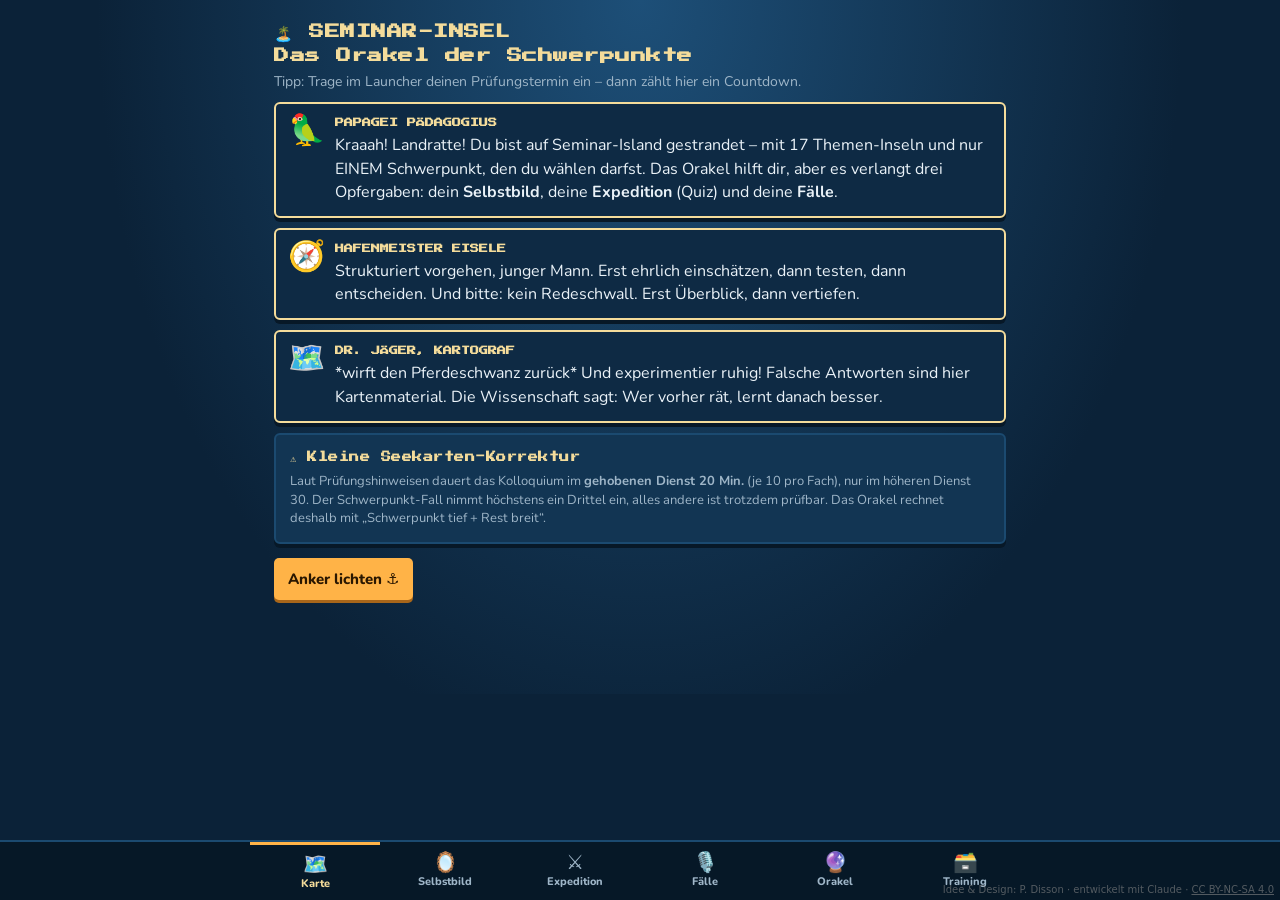
<file: spiele/orakel-der-schwerpunkte.html>
<!DOCTYPE html>
<html lang="de">
<head>
<meta charset="utf-8">
<meta http-equiv="Content-Security-Policy" content="default-src 'self'; object-src 'none'; base-uri 'none'; form-action 'none'; connect-src 'self' data: blob:; img-src 'self' data: blob:; media-src 'self' data: blob:; font-src 'self' data:; style-src 'self' 'unsafe-inline'; manifest-src 'self'; worker-src 'self'; script-src 'self' 'unsafe-inline'">
<meta name="referrer" content="strict-origin-when-cross-origin">
<meta name="author" content="P. Disson">
<link rel="license" href="https://creativecommons.org/licenses/by-nc-sa/4.0/deed.de">
<meta name="viewport" content="width=device-width, initial-scale=1">
<title>Seminar-Island: Das Orakel der Schwerpunkte</title>
<script src="../assets/app.js"></script>
<link rel="stylesheet" href="../assets/fonts/fonts.css">
<style>
:root{--sea:#0b2238;--sea2:#123553;--sea3:#1b4a70;--sand:#f4dc9b;--ink:#eaf2f8;--mut:#9fb6c8;--acc:#ffb347;--ok:#5fd38d;--bad:#ff6b6b;--mid:#ffd166;--psy:#c39bff;--paed:#6ec6ff}
*{box-sizing:border-box}
html,body{margin:0;background:var(--sea);color:var(--ink);font-family:Nunito,system-ui,sans-serif;font-size:16px;line-height:1.45}
body{background:radial-gradient(ellipse at top,#1d4f78 0%,var(--sea) 60%) fixed}
.wrap{max-width:760px;margin:0 auto;padding:14px 14px 90px}
h1,h2,h3,.px{font-family:"Press Start 2P",monospace;letter-spacing:.5px}
h1{font-size:15px;line-height:1.6;color:var(--sand);margin:6px 0 4px}
h2{font-size:12px;line-height:1.7;color:var(--acc);margin:18px 0 8px}
h3{font-size:10px;line-height:1.7;margin:0 0 6px;color:var(--sand)}
.sub{color:var(--mut);font-size:14px;margin:0 0 10px}
.card{background:var(--sea2);border:2px solid var(--sea3);border-radius:6px;padding:14px;margin:10px 0;box-shadow:0 4px 0 #071827}
.dlg{display:flex;gap:10px;align-items:flex-start;background:#0e2a44;border:2px solid var(--sand);border-radius:6px;padding:12px;margin:10px 0;box-shadow:0 4px 0 #071827}
.dlg .who{font-size:30px;line-height:1}
.dlg b.n{display:block;font-family:"Press Start 2P";font-size:9px;color:var(--sand);margin-bottom:5px}
button,.btn{font-family:inherit;font-weight:800;font-size:15px;border:none;border-radius:5px;padding:11px 14px;cursor:pointer;background:var(--acc);color:#2a1700;box-shadow:0 3px 0 #a8661a;margin:4px 4px 4px 0;touch-action:manipulation}
button:active{transform:translateY(2px);box-shadow:0 1px 0 #a8661a}
button.sec{background:var(--sea3);color:var(--ink);box-shadow:0 3px 0 #0a2236}
button.ghost{background:transparent;color:var(--mut);box-shadow:none;border:1px solid var(--sea3)}
button:disabled{opacity:.45;cursor:default}
.nav{position:fixed;bottom:0;left:0;right:0;background:#071827ee;border-top:2px solid var(--sea3);display:flex;justify-content:center;z-index:9;backdrop-filter:blur(4px)}
.nav button{flex:1;max-width:130px;background:none;box-shadow:none;color:var(--mut);font-size:11px;padding:8px 2px 10px;margin:0;border-radius:0;line-height:1.2}
.nav button span{display:block;font-size:20px}
.nav button.on{color:var(--sand);border-top:3px solid var(--acc)}
.grid{display:grid;grid-template-columns:repeat(auto-fill,minmax(150px,1fr));gap:8px}
.isl{background:var(--sea2);border:2px solid var(--sea3);border-radius:6px;padding:10px;cursor:pointer;position:relative;min-height:84px}
.isl .id{font-family:"Press Start 2P";font-size:9px}
.isl .nm{font-size:13px;font-weight:700;margin-top:4px}
.isl .st{font-size:11px;color:var(--mut);margin-top:4px}
.tag{display:inline-block;font-size:11px;font-weight:800;padding:2px 7px;border-radius:10px;margin:2px 4px 2px 0}
.t-paed{background:#1d4f78;color:var(--paed)}.t-psy{background:#3a2a5a;color:var(--psy)}
.t-ok{background:#1f5039;color:var(--ok)}.t-bad{background:#5a2328;color:#ffb0b0}.t-mid{background:#5a4a1a;color:var(--mid)}
.opt{display:block;width:100%;text-align:left;background:var(--sea3);color:var(--ink);box-shadow:0 3px 0 #0a2236;font-weight:700;margin:7px 0;font-size:15px}
.opt.sel{outline:3px solid var(--acc)}
.opt.right{background:#1f6a45}.opt.wrong{background:#7a2a30}
.row{display:flex;gap:8px;flex-wrap:wrap;align-items:center}
.sl{margin:10px 0}
.sl label{display:flex;justify-content:space-between;font-size:14px;font-weight:700}
.sl .hint{font-size:12px;color:var(--mut)}
input[type=range]{width:100%;accent-color:var(--acc);height:28px}
.bar{height:12px;background:#0a1d30;border-radius:6px;overflow:hidden;margin:3px 0}
.bar i{display:block;height:100%;border-radius:6px}
.mut{color:var(--mut);font-size:13px}
.big{font-size:18px;font-weight:800}
.chk{display:flex;gap:10px;align-items:flex-start;padding:8px;border-radius:5px;background:#0e2a44;margin:6px 0;cursor:pointer;font-size:15px}
.chk input{width:22px;height:22px;flex:none;accent-color:var(--ok);margin-top:1px}
table{width:100%;border-collapse:collapse;font-size:13px}
th,td{padding:6px 4px;border-bottom:1px solid var(--sea3);text-align:left;vertical-align:top}
th{color:var(--sand);font-size:11px}
.pill{font-family:"Press Start 2P";font-size:9px;padding:3px 6px;border-radius:4px;background:#0a1d30}
.timer{font-family:"Press Start 2P";font-size:22px;color:var(--sand);text-align:center;margin:10px 0}
.merk{border-left:4px solid var(--mid);background:#2a2610;padding:8px 10px;border-radius:4px;margin:8px 0;font-size:14px}
.esel{border-left:4px solid var(--psy);background:#241b38;padding:8px 10px;border-radius:4px;margin:8px 0;font-size:14px}
.say{border-left:4px solid var(--ok);background:#13321f;padding:8px 10px;border-radius:4px;margin:8px 0;font-size:14px}
.rank{display:flex;gap:10px;align-items:center}
.rank .medal{font-size:30px}
.fade{animation:f .35s ease}
@keyframes f{from{opacity:0;transform:translateY(6px)}to{opacity:1}}
.shake{animation:s .35s}
@keyframes s{25%{transform:translateX(-5px)}75%{transform:translateX(5px)}}
.prog{font-family:"Press Start 2P";font-size:9px;color:var(--mut)}
.toast{position:fixed;top:12px;left:50%;transform:translateX(-50%);background:var(--sand);color:#2a1700;font-weight:800;padding:10px 16px;border-radius:6px;z-index:20;box-shadow:0 4px 0 #a8661a;max-width:90%;text-align:center}
details summary{cursor:pointer;font-weight:800;color:var(--sand);padding:4px 0}
.week{border-left:4px solid var(--acc);padding-left:10px;margin:12px 0}
.week ul{margin:4px 0;padding-left:20px}
.week li{margin:4px 0}
a{color:var(--acc)}
</style>
</head>
<body>
<div class="wrap" id="app"></div>
<nav class="nav" id="nav"></nav>
<script>
/* ====================== DATEN ====================== */
const T = [
{id:"P1",f:"paed",sp:true,n:"Unterrichtsplanung",isl:"Bauplan-Bucht",ic:"🏗️",
 merk:"Hausbau: erst Grundstück klären, dann Grundriss entscheiden, dann bauen, dann Mängel prüfen. Niemand kauft zuerst die Fliesen.",
 esel:"K-E-G-E: Klug Entscheiden, Gut Erleben. Lernziel-Check I-B-H: Inhalt – Bedingung – Handeln.",
 drei:["Klären von Sache, Bedingungen und Bedeutung","präzise Lernziele und Zienern","Einstieg, Phasen und Ergebnissicherung"],
 links:["Mehrspeichermodell (AO)","Motivation (Ergebnis-Folge-Erwartung)","Gruppenphasen"],
 q:[
 {q:"In welcher Reihenfolge arbeitet das Planungsinstrument des Seminars?",o:["Klären – Entscheiden – Gestalten – Evaluieren","Entscheiden – Klären – Gestalten – Evaluieren","Gestalten – Klären – Entscheiden – Evaluieren","Klären – Gestalten – Entscheiden – Evaluieren"],a:0,e:"K-E-G-E. Erst klären (Sache, Bedingungen, Bedeutung), dann Ziele, Lern-Evaluation und Arrangement entscheiden, dann Phasen gestalten, danach evaluieren."},
 {q:"Welches Lernziel ist präzise formuliert?",o:["Die SuS verstehen Photovoltaik.","Die SuS kennen die fünf Sicherheitsregeln.","Die SuS berechnen mithilfe des Tabellenbuchs den erforderlichen Leitungsquerschnitt.","Die SuS wissen, was ein RCD ist."],a:2,e:"Präzise = Inhalt + Bedingung + beobachtbares Verb. „verstehen, kennen, wissen“ sind nicht beobachtbar."},
 {q:"Was meint „zienern“?",o:["Lernziele den sechs Taxonomiestufen zuordnen","Aus dem Hauptziel Teilziele ableiten: „Was kann jemand, der … kann?“","Die Stunde nach dem Ziener-Phasenmodell rhythmisieren","Operatoren in Anforderungsbereiche einordnen"],a:1,e:"Nach Gerhard Ziener: Hauptziel → Frage „Was kann jemand, der … kann?“ → Liste von Teilzielen mit rotem Faden."}],
 fall:{t:"Eine Kollegin plant: „Ich zeige einen 20-minütigen Film über Photovoltaik, dann diskutieren wir.“ Ziel: „Die Schüler sollen PV verstehen.“ Analysiere und verbessere.",k:["Ziel „verstehen“ ist nicht beobachtbar → präzisieren (Inhalt, Bedingung, Verb)","Medium ist Ausgangspunkt der Planung – das ist ein Planungsfehler","20 Min. Film ohne Beobachtungsauftrag überlastet / aktiviert nicht","Teilziele zienern, Film kürzen + Auftrag, Ergebnissicherung einplanen","Querbezug genannt (z. B. Arbeitsgedächtnis, Motivation)"]}},
{id:"P2",f:"paed",sp:true,n:"Unterrichtsmethoden",isl:"Vortrags-Vulkan",ic:"🌋",
 merk:"Lehrervortrag = Stadtführung mit Plan. FEU = Schnitzeljagd, die der Lehrer gelegt hat – spannend, solange niemand im Kreis läuft.",
 esel:"Arbeitsauftrag W-Z-S-H-E-P: Was, Zeit, Sozialform, Hilfsmittel, Ergebnisform, Präsentation. FEU-Fehler: die 3 K (Kettenfrage, Klingt-suggestiv, Krampfhaft auf Begriffe).",
 drei:["Basisregeln Lehrervortrag","Fragetechnik und Feedback im FEU","Arbeitsaufträge erteilen"],
 links:["Mehrspeichermodell","Motivation (Erfolgszuversicht)","Sprache/Inklusion"],
 q:[
 {q:"Wie lange solltest du nach einer schweren Denkfrage im FEU ungefähr warten?",o:["1 Sekunde","ca. 3 Sekunden","ca. 8 Sekunden","30 Sekunden"],a:2,e:"Faustregel: ca. 3 s, bei schweren Fragen ca. 8 s. Und bei Schweigen nicht umformulieren, sondern nachfragen, wo es hakt."},
 {q:"Warum ist das Lehrerecho problematisch?",o:["Es kostet zu viel Zeit.","SuS hören einander nicht mehr zu und üben ihre Ausdrucksfähigkeit nicht.","Es ist rechtlich unzulässig.","Es verwirrt die Lehrkraft."],a:1,e:"Aufmerksamkeit wandert zur Lehrkraft („die wiederholt's ja eh“). Es ist kein aktives Zuhören. Ausnahme: Fremdsprachenunterricht."},
 {q:"Welche Aussage gehört NICHT zu den Basisregeln des Lehrervortrags?",o:["Ziel und Nutzen offenlegen","Struktur sichtbar machen (Advance Organizer)","Möglichst 30–45 Minuten am Stück, damit der rote Faden hält","An Vorwissen anknüpfen"],a:2,e:"5–20 Minuten je nach Klasse – das Arbeitsgedächtnis ist begrenzt."}],
 fall:{t:"Herr B. fragt: „Was passiert, wenn der N-Leiter unterbrochen ist, und wer weiß, warum, und wie misst man das?“ Niemand meldet sich. Nach zwei Sekunden beantwortet er alles selbst.",k:["Kettenfrage erkannt (drei Fragen auf einmal)","Wartezeit zu kurz (3–8 s)","Selbst beantworten: SuS lernen „Warten lohnt sich“ (operant!)","Rat: eine weite Frage, warten, ggf. Partneraustausch, streuen","qualifizierendes Feedback + Ergebnissicherung an der Tafel"]}},
{id:"P3",f:"paed",sp:true,n:"Grundlagen Leistungsmessung",isl:"Waagen-Atoll",ic:"⚖️",
 merk:"Note = Marktwaage: zeigt bei jedem Händler gleich (Objektivität), beim zweiten Wiegen dasselbe (Reliabilität) und wiegt die Äpfel, nicht die Kiste (Validität).",
 esel:"O-R-V: Ohne Regeln Verloren. Erhebungsanlässe D-F-S: Davor – Fortlaufend – Schluss.",
 drei:["Funktionen der Notengebung","Gütekriterien O-R-V","Bezugsnormen und Beurteilungsfehler"],
 links:["Leistungsmotivation (Bezugsnorm)","Wahrnehmung/Kommunikation","Direkte Instruktion (Feedback)"],
 q:[
 {q:"In deiner Klassenarbeit kommt eine Aufgabe zu Stoff, den du nie unterrichtet hast. Welches Gütekriterium leidet vor allem?",o:["Objektivität","Reliabilität","Validität","Ökonomie"],a:2,e:"Validität: Misst die Arbeit, was sie messen soll? Nur Unterrichtetes prüfen."},
 {q:"Was kennzeichnet formative Beurteilung?",o:["Am Ende, mit Note, bilanzierend","Während des Lernens, meist ohne Note, steuert den Lernprozess","Vor dem Lernen, um Voraussetzungen zu erkennen","Nur in der Abschlussprüfung"],a:1,e:"Diagnostisch = davor, formativ = fortlaufend, summativ = Schluss."},
 {q:"Ein Schüler im Anzug, sehr selbstbewusst, bekommt trotz zwei Fachfehlern eine 1,3. Welcher Beurteilungsfehler liegt vor allem vor?",o:["Milde-Fehler","Halo-Effekt","Recency-Effekt","Kontrasteffekt"],a:1,e:"Ein Merkmal (Auftreten, Kleidung) überstrahlt das Urteil. Gegenmittel: Kriterienraster mit getrennten Kriterien."}],
 fall:{t:"Eine Lehrerin bewertet den Vortrag eines selbstbewussten Schülers im Anzug mit 1,3, obwohl zwei Fachfehler vorkamen. Ein stiller Schüler im zerknitterten Shirt bekommt für einen fachlich gleichwertigen Vortrag 2,7.",k:["Halo-Effekt benannt (Auftreten überstrahlt)","ggf. logischer Fehler / Sympathie","Validität verletzt: nicht die Fachleistung gemessen","Bewertungsbogen mit getrennten Kriterien + Gewichtung vorab","Fehler notieren, Urteil kriterial begründen"]}},
{id:"P4",f:"paed",sp:true,n:"Schriftl. & mündl. Bewertung",isl:"Notenschlüssel-Riff",ic:"📝",
 merk:"Feedback = Navi: Wo will ich hin (Feed Up), wo bin ich (Feed Back), wie biege ich ab (Feed Forward). Ein Navi, das nur „falsch!“ ruft, hilft niemandem.",
 esel:"Feedback-Ebenen A-P-S: Aufgabe, Prozess, Selbstregulation – „Aber Persönlich Schimpfen nie“.",
 drei:["§ 7 NVO und Transparenz","Erwartungshorizont und Korrektur","Lernförderliches Feedback und mündliche Noten"],
 links:["Weiner-Attribution","Beurteilungsfehler (Primacy/Recency)","Inklusion (Nachteilsausgleich)"],
 q:[
 {q:"Was regelt § 7 NVO im Kern?",o:["Grundlage sind alle im Zusammenhang mit dem Unterricht erbrachten Leistungen; Notenbildung transparent machen","Nur Klassenarbeiten zählen","Gruppennoten sind erlaubt","Die Klassenkonferenz setzt jede Note fest"],a:0,e:"Alle Unterrichtsleistungen, Transparenzpflicht, pädagogisch-fachliche Gesamtwertung."},
 {q:"Auf welcher Ebene sollte Feedback nach Hattie & Timperley gerade NICHT ansetzen?",o:["Aufgabe","Prozess","Selbstregulation","Person („Du bist halt schlau“)"],a:3,e:"Feedback zur Person bringt kaum Lernzuwachs. Besser: Aufgabe, Prozess, Selbstregulation."},
 {q:"Wie bildest du mündliche Noten am fairsten?",o:["Am Halbjahresende aus dem Gesamteindruck","Kriterien offenlegen, zeitnah dokumentieren, Lern- und Leistungssituation trennen","Nach Anzahl der Meldungen","Nur Referate zählen"],a:1,e:"Qualität vor Quantität, Beobachtungsbogen, Fehler in Übungsphasen zählen nicht negativ."}],
 fall:{t:"Ein Azubi beschwert sich: „Ich habe überall was hingeschrieben und kriege nur 9 von 20 Punkten. Bei Ihrer Kollegin hätte ich eine 2!“",k:["ruhig bleiben, Frust spiegeln (aktiv zuhören)","Erwartungshorizont zeigen, Punkte aufgabenweise begründen (§ 7 NVO, Objektivität)","„etwas hinschreiben“ ≠ Operator erfüllt","Vergleich sachlich: kriteriale Bewertung, ggf. Zweitkorrektur anbieten","Feed Forward: nächster Schritt, individueller Fortschritt"]}},
{id:"P5",f:"paed",sp:true,n:"Sprache & Textvereinfachung",isl:"Rampen-Riff",ic:"🛝",
 merk:"Ein vereinfachter Text ist eine Rampe neben der Treppe: gleiches Stockwerk, mehr Menschen kommen hoch. Fachwörter sind Stufen, die bleiben.",
 esel:"I-W-S-T: Ich Will Schnell Texte verstehen (Inhalt, Wort, Satz, Text).",
 drei:["Warum vereinfachen (Teilhabe, Validität)","Regeln auf Wort-, Satz-, Textebene","Drei Einsatzvarianten im Unterricht"],
 links:["Arbeitsgedächtnis","Validität","Inklusion (FS Lernen)","Scaffolding/DI"],
 q:[
 {q:"Was gilt bei der Vereinfachung für Fachwörter?",o:["Durch Alltagswörter ersetzen","Bleiben, werden sofort erklärt; lange Komposita mit Bindestrich","Komplett streichen","Nur auf Englisch angeben"],a:1,e:"„Blitzstrom-Ableiter-Kombination“: Fachwort bleibt, wird gegliedert und erklärt."},
 {q:"Woher stammt die Idee der Textvereinfachung?",o:["Aus der Werbung der 1990er","Aus der People-First-Bewegung (USA, 1960er) für Teilhabe","Aus der DIN-Normung","Aus dem Fremdsprachenunterricht"],a:1,e:"Menschen mit Behinderung forderten verständliche Sprache für selbstständige Teilhabe."},
 {q:"Was unterscheidet Textoptimierung vom sprachsensiblen Fachunterricht?",o:["Nichts","Textoptimierung zielt punktuell auf Verständlichkeit; sprachsensibler FU systematisch auf Fachsprachkompetenz","Textoptimierung ist nur für Deutsch","Sprachsensibler FU verbietet Fachwörter"],a:1,e:"Optimierung = einzelner Text, Verständlichkeit. Sprachsensibel = langfristiges Gesamtkonzept."}],
 fall:{t:"Deine E2-Klasse soll einen Herstellertext zu Überspannungsschutz lesen. Drei Schüler mit DaZ scheitern schon an „Blitzstromableiterkombination“. Ein Kollege: „In der Prüfung kriegen die auch keinen einfacheren Text.“",k:["Variante 2/3: Original + vereinfachte Fassung","Wortebene: Bindestrich, Fachwort erklären, kurze Sätze, Schaubild","Vokabelliste mit Beispielsätzen","Argument: Validität – ich messe Elektrotechnik, nicht Lesetempo","Scaffolding: Hilfen schrittweise abbauen, später Original mit Lesestrategie"]}},
{id:"P6",f:"paed",sp:true,n:"Lehr-Lern-Arrangements",isl:"Sandwich-Sandbank",ic:"🥪",
 merk:"DI = Fahrschule (zeigen, Doppelpedal, allein). LdL = Nachhilfe geben. Gruppenpuzzle = ohne dein Teil kein Bild. SOL = Sandwich: allein – zusammen – allein.",
 esel:"Kooperatives Lernen P-I-F-V-R-P: „Puzzle Ist Für Viele Richtig Prima“. DI-Prinzipien KADS.",
 drei:["Direkte Instruktion","Kooperatives Lernen nach Helmke","SOL und Sandwich-Prinzip"],
 links:["Tuckman-Gruppenphasen","Selbstbestimmungstheorie","Mehrspeichermodell"],
 q:[
 {q:"Wann gehst du in der direkten Instruktion vom angeleiteten zum selbstständigen Üben über?",o:["Wenn die Hälfte richtig antwortet","Wenn mindestens ca. 80 % richtig antworten","Nach genau 10 Minuten","Sobald der Erste fertig ist"],a:1,e:"Erst weiter, wenn alle sicher sind – mindestens 80 % richtig. Dazu einzeln aufrufen, differenziert rückmelden und ruhig „überlernen“."},
 {q:"Welches Merkmal kooperativen Lernens wirkt am direktesten gegen Trittbrettfahrer (free rider)?",o:["Förderliche Interaktion","Individuelle Verantwortlichkeit","Prozessfokus","Vorausgesetzte Kompetenzen"],a:1,e:"Eigener Beitrag bleibt sichtbar, jeder muss präsentieren können → kein free rider, kein sucker effect."},
 {q:"Was beschreibt das Sandwich-Prinzip im SOL?",o:["Lehrer – Schüler – Lehrer","Geplanter Wechsel individuell – kooperativ – kollektiv, vor der Kooperation steht individuelle Aneignung","Theorie – Praxis – Theorie","Drei Gruppenarbeiten hintereinander"],a:1,e:"Brot (allein) – Belag (zusammen) – Brot (Plenum/allein). Ohne individuelle Vorphase gibt es nichts zum Austauschen."}],
 fall:{t:"In einer Gruppenarbeit zu Schutzmaßnahmen arbeiten in jeder Gruppe zwei Schüler, die anderen schauen aufs Handy. Präsentiert wird immer vom Fleißigsten.",k:["free rider + sucker effect benannt","fehlende individuelle Verantwortlichkeit / positive Interdependenz","Gruppenpuzzle: jeder ist Experte für eine Maßnahme","Rollen + Präsentierende auslosen + individueller Kurztest","Querbezug Tuckman / Prozessreflexion"]}},
{id:"P7",f:"paed",sp:true,n:"Erziehungsauftrag",isl:"Bergführer-Gipfel",ic:"⛰️",
 merk:"Du bist Bergführer, nicht Seilbahn: vorausgehen (Vorbild), sichern (Regeln), laufen müssen die anderen selbst.",
 esel:"Hanisch S-V-E: „Sozial Verhalten Entsteht“ – Selbstzuschreibung, Vorbilder, Erlebnisse.",
 drei:["Rechtsrahmen § 1 SchG und Handlungskompetenz","Hanischs drei Bedingungen","Erziehungsmuster und eigene Rolle"],
 links:["Modelllernen (Bandura)","Ich-Botschaften/GfK","Klassenführung","Selbstbestimmungstheorie","Schulentwicklung"],
 q:[
 {q:"Wo ist der Erziehungs- und Bildungsauftrag in BW geregelt?",o:["§ 7 NVO","§ 1 Abs. 2 SchG","§ 90 SchG","SGB IX"],a:1,e:"§ 1 Abs. 2 SchG: u. a. Menschlichkeit, Achtung der Würde, Leistungswille, Eigenverantwortung, FDGO."},
 {q:"Unter welchen drei Bedingungen verhalten sich Jugendliche nach Hanisch wertorientiert?",o:["Strafe, Belohnung, Kontrolle","Altruistische Selbstzuschreibung, Vorbilder, einschneidende Erlebnisse","Intelligenz, Elternhaus, Schulform","Regeln, Rituale, Routinen"],a:1,e:"S-V-E. Unterrichtsidee: BG-Unfallbericht als einschneidendes Erlebnis."},
 {q:"Welches Erziehungsmuster beschreibt „Freiheiten + klare Regeln, Konsequenzen ohne Moralpredigt, Ziel Selbstverantwortung“?",o:["Fürsorge","Entspannung","Coach","Regelorientierung"],a:2,e:"Coach. Selbstbilder sind oft verzerrt → Fremdfeedback einholen."}],
 fall:{t:"Im Werkstattunterricht macht ein Azubi abfällige Witze über Kolleginnen in seinem Betrieb. Einige lachen. Er sagt: „Ist doch nur Spaß, und Sie sind nicht mein Erziehungsberechtigter.“",k:["sofort ruhig Grenze setzen, kein Machtkampf","Ich-Botschaft mit Bezug zu Würde (§ 1 SchG)","Erziehungsauftrag gilt unabhängig vom Alter","später Einzelgespräch mit aktivem Zuhören","Lachende als Verstärker mitdenken / Thema Respekt im Betrieb aufgreifen"]}},
{id:"P8",f:"paed",sp:true,n:"Inklusion & Nachteilsausgleich",isl:"Rampen-Leuchtturm",ic:"♿",
 merk:"Inklusion = Gebäude mit Rampe und Aufzug von Anfang an – nicht ein Hintereingang, den man nachträglich aufschließt. Und: ohne Antrag keine Rampe.",
 esel:"Stufen E-S-I-I. SGB-Definition: „6 Monate – Abweichung – Teilhabe“.",
 drei:["Begriffe und Rechtsrahmen (UN-BRK, SchG 2015)","Drei Säulen des Förderbedarfs","Eine Beeinträchtigung + Nachteilsausgleich"],
 links:["Klassenführung (Struktur)","Leistungsmotivation","Sprache","Mobbing","Lehrergesundheit"],
 q:[
 {q:"Was gehört zur Definition von Behinderung nach SGB IX § 2?",o:["Abweichung mit hoher Wahrscheinlichkeit länger als sechs Monate, Teilhabe beeinträchtigt","Ärztliches Attest über drei Monate","Nur körperliche Einschränkungen","Schwerbehindertenausweis"],a:0,e:"Körperliche Funktion, geistige Fähigkeit oder seelische Gesundheit, > 6 Monate, Teilhabe beeinträchtigt."},
 {q:"Was verändert ein Nachteilsausgleich?",o:["Das Anforderungsniveau","Die äußeren Bedingungen (Zeit, Pausen, Raum, Hilfsmittel) – nicht das Niveau; nur auf Antrag","Den Abschluss","Die Notenskala"],a:1,e:"Der Abschluss bleibt gleichwertig. Bei Kammerprüfungen entscheidet die Kammer."},
 {q:"BVE- und KoBV-Klassen an beruflichen Schulen ordnet das Seminarskript welcher Stufe zu?",o:["Exklusion","Separation","Integration","Inklusion"],a:2,e:"Einbindung, aber eigene Gruppe = Integration. Inklusion wäre z. B. das Qualitätssiegel inklusivBS."}],
 fall:{t:"Ein Schüler mit ADHS in deiner E1 ruft ständig dazwischen, verliert Werkzeug und ist nach 15 Minuten raus. Ein Kollege: „Der gehört nicht hierher.“",k:["besonderer Förderbedarf, zielgleich – Anspruch auf Beschulung","Vorfeld: Gespräch Schüler/Eltern/Betrieb, Unterstützungssysteme","Unterricht: Rituale, 10–15-Min.-Sequenzen, Platz, Checkliste, Bewegung","Leistung: NTA auf Antrag (Zeit, Pausen)","Maßnahmen helfen der ganzen Klasse / Querbezug Klassenführung"]}},
{id:"P9",f:"paed",sp:false,n:"Schulentwicklung",isl:"Ruder-Riff",ic:"🚣",
 merk:"Lehrkraft allein = Ruderer im Achter: Ohne passendes Boot, Steuermann und Team kommt er kaum voran – und denkt, es liege nur an ihm.",
 esel:"Helmke I-R-R-A-E: „In Ruhe Reflektieren, Aber Endlich handeln.“",
 drei:["Sequenzmodell nach Helmke","Gute Schule und Gelingensbedingungen","OES-Qualitätskreis"],
 links:["Lehrergesundheit","Tuckman","Linzer Diagnosebogen","subjektive Theorien"],
 q:[
 {q:"Wie lautet das Sequenzmodell nach Helmke?",o:["Planung – Durchführung – Kontrolle","Information – Rezeption – Reflexion – Aktion – Evaluation","Leitbild – Ziel – Maßnahme","Forming – Storming – Norming"],a:1,e:"I-R-R-A-E. Feedback darf nicht versickern."},
 {q:"An wen richtet sich Selbstevaluation (im Unterschied zu Individualfeedback)?",o:["An die einzelne Lehrkraft","An die Schule als Ganzes","An die Schulaufsicht","An die Eltern"],a:1,e:"Selbstevaluation = institutionelles Lernen; Individualfeedback = „Ich und meine Klasse“."},
 {q:"Was gehört zum OES-Qualitätskreis?",o:["Notenkonferenz","Leitbild – Selbstevaluation – Ziele – Umsetzung – Fremdevaluation – Zielvereinbarung mit dem RP","Nur die Fremdevaluation","Schulordnung"],a:1,e:"Kreislauf seit 2007 an beruflichen Schulen in BW."}],
 fall:{t:"Deine Klasse gibt dir bei „Der Unterricht ist klar strukturiert“ schlechte Werte. Was machst du damit?",k:["Information im Sinne Helmkes, nicht versickern lassen","mit der Klasse nachfragen: Was genau fehlt?","gezielte Maßnahme (AO, Ablauf an der Tafel, Zwischenfazit)","Kollegin hospitieren lassen","nach 6–8 Wochen erneut evaluieren"]}},
{id:"Ψ1",f:"psy",sp:true,n:"Klassenführung",isl:"Verkehrs-Insel",ic:"🚦",
 merk:"Klassenführung = Verkehrsplanung: gute Straßen und Schilder verhindern Unfälle. Polizei am Unfallort ist nötig – aber eine Stadt nur mit Polizei hat ein Problem.",
 esel:"Dreikurs A-M-R-U: „Alle Mögen Ruhige Unterrichtsstunden“. Dein Bauchgefühl ist der Detektor: genervt – herausgefordert – verletzt – hilflos.",
 drei:["Prävention nach Kounin","Ziele von Störverhalten nach Dreikurs","Subjektive Theorien und Linzer Diagnosebogen"],
 links:["Erziehungsauftrag","Inklusion (Struktur)","Unterrichtsplanung","Schulentwicklung (Feedback)"],
 q:[
 {q:"Was ist Kounins zentraler Befund?",o:["Erfolgreiche Lehrkräfte reagieren härter auf Störungen","Gute Klassenführung zeigt sich vor allem in der Prävention, kaum in der Reaktion","Strafen sind am wirksamsten","Lob ist wirkungslos"],a:1,e:"Allgegenwärtigkeit, Überlappung, Reibungslosigkeit, Gruppenmobilisierung …"},
 {q:"Du fühlst dich herausgefordert, der Schüler legt nach der Ermahnung nach. Welches Ziel nach Dreikurs?",o:["Aufmerksamkeit","Macht","Rache","Unzulänglichkeit"],a:1,e:"Macht → aus dem Machtkampf aussteigen, Wahl anbieten, Gespräch unter vier Augen."},
 {q:"Welche drei Bereiche erfasst der Linzer Diagnosebogen?",o:["Lob, Tadel, Strafe","Beziehungsförderung, Kontrolle/Verhaltenssteuerung, Unterrichtsgestaltung","Kognition, Affekt, Psychomotorik","Forming, Norming, Performing"],a:1,e:"Allrounder sind am erfolgreichsten; Selbst- vs. Fremdbild zeigt blinde Flecken."}],
 fall:{t:"Kevin kommentiert seit Wochen laut („Langweilig!“). Auf Ermahnung grinst er: „Machen Sie doch was!“ Die Klasse lacht, Herr M. hält wütend eine Standpauke.",k:["Disziplinproblem, Ziel Macht (Gefühl + Reaktion)","Standpauke = Machtkampf, Bühne","aussteigen: ruhig, nonverbal, kurze Ich-Botschaft, Wahl","Einzelgespräch mit aktivem Zuhören","Prävention: Mitbestimmung, Berufsbezug, Fallbesprechungsgruppe"]}},
{id:"Ψ2",f:"psy",sp:true,n:"Gruppenentwicklung & Störungen",isl:"Storming-Strand",ic:"🌪️",
 merk:"Neues Fußballteam: vorstellen (Forming), streiten wer wo spielt (Storming), Taktik (Norming), spielen (Performing), Abschied (Adjourning).",
 esel:"„Frische Schüler Nerven Pausenlos Alle“ = F-S-N-P-A.",
 drei:["Fünf Phasen nach Tuckman","Aufgabe der Lehrkraft je Phase","Fallbesprechungsgruppe"],
 links:["Kooperatives Lernen (vom Seminar genannt!)","Schulentwicklung","Mobbing"],
 q:[
 {q:"Welche Reihenfolge hat das Modell nach Tuckman?",o:["Forming – Norming – Storming – Performing – Adjourning","Forming – Storming – Norming – Performing – Adjourning","Storming – Forming – Norming – Performing – Adjourning","Norming – Forming – Storming – Performing – Adjourning"],a:1,e:"F-S-N-P-A. Storming kommt vor Norming!"},
 {q:"Eine neue Klasse ist nach drei Wochen unruhig, Cliquen streiten. Was ist die beste Deutung?",o:["Die Klasse ist ungeeignet für Gruppenarbeit","Typische Storming-Phase – jetzt Regeln und Rollen vereinbaren","Performing-Phase","Ein Zeichen für Mobbing"],a:1,e:"Storming ist normal. Wer Konflikte unterdrückt, verhindert Norming."},
 {q:"Was tut der Fallgeber in der Hypothesenphase der Fallbesprechung?",o:["Er korrigiert falsche Hypothesen","Er hört nur zu","Er moderiert","Er schreibt Protokoll"],a:1,e:"Phasen strikt trennen; danach nimmt der Fallgeber Stellung und wählt Ideen aus."}],
 fall:{t:"Eine neue E1-Klasse ist nach drei Wochen unruhig, Cliquen, Streit um Werkstattplätze. Eine Kollegin: „Die Gruppenarbeit lass ich jetzt bleiben.“",k:["Storming-Phase erkannt, normal","nicht abschaffen, sondern Rahmen geben","Regeln (Werkstattplätze) gemeinsam vereinbaren → Norming","Rollen, gemischte Zufallsgruppen, individuelle Verantwortlichkeit","Querbezug kooperatives Lernen"]}},
{id:"Ψ3",f:"psy",sp:true,n:"Lernen & Gedächtnis",isl:"Gedächtnis-Flughafen",ic:"✈️",
 merk:"Gedächtnis = Flughafen: viele Reisende, eine schmale Sicherheitskontrolle (Arbeitsgedächtnis) und ins Terminal kommt nur, wer Anschlussflüge hat (Vorwissen).",
 esel:"Matrix: plus = dazu, minus = weg; Verstärkung = mehr, Strafe = weniger. Bandura A-B-R-M. Vergessen S-I-A-E-M.",
 drei:["Mehrspeichermodell und Netzwerk","Vergessen und Gegenmittel","Konditionierung und Modelllernen"],
 links:["Lehrervortrag/DI","Einstieg/AO","Sprache","formative Tests","Vorbild (Erziehung)"],
 q:[
 {q:"„Wenn ihr jetzt ruhig arbeitet, entfällt der Test.“ Die Klasse arbeitet ruhiger. Was ist das?",o:["Positive Verstärkung","Negative Verstärkung","Positive Bestrafung","Negative Bestrafung"],a:1,e:"Etwas Unangenehmes fällt weg → Verhalten nimmt zu. Negative Verstärkung ist keine Strafe!"},
 {q:"Du lernst nach dem LS-Schalter den RCD und verwechselst jetzt beim LS Details. Welche Vergessensform?",o:["Spurenzerfall","Proaktive Interferenz","Retroaktive Interferenz","Motiviertes Vergessen"],a:2,e:"Retroaktiv: Neues stört Altes. Gegenmittel: bewusst kontrastieren."},
 {q:"Welche Phasen hat das Modelllernen nach Bandura?",o:["Aufmerksamkeit – Behalten – Reproduktion – Motivation","Reiz – Reaktion – Verstärkung","Sehen – Hören – Tun","Forming – Storming – Norming – Performing"],a:0,e:"A-B-R-M: „Azubis Beobachten Richtig Motiviert“."}],
 fall:{t:"Murat verursachte beim Vorführen einen Kurzschluss, die Klasse lachte („Knallfrosch!“). Seitdem Herzrasen bei jeder Präsentation, er meldet sich krank. Lehrkraft: „Stell dich nicht so an.“",k:["klassische Konditionierung: CS Vorführen, UCS Auslachen, CR Angst","Generalisierung auf alle Präsentationen","Krankmelden = negativ verstärkt → keine Löschung","systematische Desensibilisierung in kleinen Stufen","„Stell dich nicht so an“ = Kommunikationssperre; Klassenregel zur Fehlerkultur"]}},
{id:"Ψ4",f:"psy",sp:true,n:"Kommunikation I",isl:"Eisberg-Bucht",ic:"🧊",
 merk:"Jede Nachricht = Paket mit vier Etiketten; der Empfänger wählt, welches er liest. Darunter schwimmt ein Eisberg aus Gefühlen und Bedürfnissen.",
 esel:"Watzlawick N-I-I-D-S: „Niemand Ist Immer Der Schuldige“.",
 drei:["Fünf Axiome nach Watzlawick","Vier Seiten einer Nachricht","Eisberg und subjektive Wahrnehmung"],
 links:["Kommunikation II","Beurteilungsfehler","Erziehungsauftrag","Klassenführung (Machtkampf)"],
 q:[
 {q:"„Ich schimpfe, weil du störst.“ – „Ich störe, weil du schimpfst.“ Welches Axiom?",o:["Man kann nicht nicht kommunizieren","Inhalts- und Beziehungsaspekt","Interpunktion","digital und analog"],a:2,e:"Axiom 3: Jeder setzt Ursache und Wirkung anders → Teufelskreis."},
 {q:"Welche vier Seiten hat eine Nachricht nach Schulz von Thun?",o:["Sache, Selbstoffenbarung, Beziehung, Appell","Sender, Empfänger, Kanal, Code","Inhalt, Form, Ton, Gestik","Fakt, Meinung, Gefühl, Bitte"],a:0,e:"Vier Schnäbel, vier Ohren."},
 {q:"Du sagst: „Die Schaltung ist ja immer noch nicht fertig.“ Der Azubi pampt zurück. Auf welchem Ohr hat er vermutlich gehört?",o:["Sachohr","Selbstoffenbarungsohr","Beziehungsohr","Appellohr"],a:2,e:"Er hört „Du traust mir nichts zu“ → Gegenangriff, symmetrische Eskalation."}],
 fall:{t:"Du sagst zu einem Azubi: „Die Schaltung ist ja immer noch nicht fertig.“ Er: „Dann machen Sie's doch selber!“ Analysiere mit beiden Modellen.",k:["vier Seiten der Nachricht konkret aufgeschlüsselt","Azubi hört auf dem Beziehungsohr","Watzlawick: Beziehung bestimmt Inhalt / symmetrische Eskalation","Interpunktion erkannt","besser: Ich-Botschaft + nachfragen, wo es hakt"]}},
{id:"Ψ5",f:"psy",sp:true,n:"Kommunikation II",isl:"Spiegel-See",ic:"🪞",
 merk:"Ich-Botschaft = Spiegel, den ich hochhalte. Aktives Zuhören = Spiegel, den ich dem anderen hinhalte. Wer das Problem hat, bekommt den Spiegel.",
 esel:"Ich-Botschaft V-W-G (Verhalten – Wirkung – Gefühl). GfK B-G-B-B: „Bitte Ganz Behutsam Bleiben“.",
 drei:["Problembesitz nach Gordon","Ich-Botschaft mit primärem Gefühl","Aktives Zuhören und Einzelgespräch"],
 links:["Erziehungsauftrag","Klassenführung","Feedback nach KA","Lehrergesundheit"],
 q:[
 {q:"Ein Schüler ist traurig, weil sein Betrieb ihn nicht übernimmt. Welches Werkzeug passt nach Gordon?",o:["Ich-Botschaft","Aktives Zuhören","Konsequenz","Belehren"],a:1,e:"Der Schüler besitzt das Problem → aktiv zuhören. Hat die Lehrkraft es → Ich-Botschaft."},
 {q:"Woraus besteht eine Ich-Botschaft?",o:["Verhalten – Wirkung – Gefühl","Lob – Kritik – Lob","Regel – Verstoß – Strafe","Frage – Antwort – Feedback"],a:0,e:"Am besten mit dem primären Gefühl (Sorge, Angst), nicht nur dem sekundären Ärger."},
 {q:"Welcher Satz ist eine verkleidete Du-Botschaft?",o:["Ich mache mir Sorgen, wenn du ohne Freischalten arbeitest.","Ich finde, du bist total respektlos.","Ich verliere den Faden, wenn du reinredest.","Ich freue mich über deine Lösung."],a:1,e:"Beginnt mit „Ich“, enthält aber ein Urteil über die Person."}],
 fall:{t:"Ben arbeitet während deiner Erklärung der fünf Sicherheitsregeln an einem Schaltschrank unter Spannung. Du rufst: „Bist du lebensmüde? Du hörst nie zu!“ Formuliere besser.",k:["erst Gefahr stoppen („Stopp – Hände weg!“)","Du-Botschaft + Verallgemeinerung („nie“) erkannt","Ich-Botschaft: Verhalten – Wirkung – Gefühl","primäres Gefühl (Angst um dich) statt sekundärer Wut","Bei Abwehr umschalten auf aktives Zuhören"]}},
{id:"Ψ6",f:"psy",sp:true,n:"Leistungsmotivation",isl:"Motivations-Tankstelle",ic:"⛽",
 merk:"Motivation = Auto mit Tank (Grundbedürfnisse) und Navi (Erwartungen). Wer glaubt, die Straße ist gesperrt, fährt gar nicht erst los.",
 esel:"Weiner F-A-S-Z: „Fleiß Arbeitet, Schwierigkeit und Zufall nicht“. Anstrengung ist die Wunderwaffe: internal, aber veränderbar.",
 drei:["Grundbedürfnisse und Regulationsstufen","Heckhausen und Weiner","Atkinson und individuelle Bezugsnorm"],
 links:["Bezugsnormen/Feedback","SOL/LLA","Einstieg (Sinn)","Inklusion","Gewaltprävention"],
 q:[
 {q:"Welche Attribution eines Misserfolgs ist am günstigsten?",o:["„Ich bin zu blöd“","„Ich habe zu wenig geübt“","„Der Lehrer mag mich nicht“","„Die Aufgabe war unfair“"],a:1,e:"Anstrengung: internal und variabel → ich kann es ändern."},
 {q:"Wie wählen Misserfolgsmotivierte nach Atkinson Aufgaben?",o:["Immer mittelschwer","Sehr leicht oder sehr schwer","Nur zufällig","Immer die schwerste"],a:1,e:"Beides schützt den Selbstwert: leicht = sicherer Erfolg, schwer = Misserfolg ist entschuldigt."},
 {q:"Welche drei Grundbedürfnisse nennen Deci & Ryan?",o:["Sicherheit, Liebe, Anerkennung","Autonomie, Kompetenz, soziale Eingebundenheit","Verstehbarkeit, Handhabbarkeit, Bedeutsamkeit","Macht, Leistung, Anschluss"],a:1,e:"Antonovsky wäre Verstehbarkeit, Handhabbarkeit, Bedeutsamkeit."}],
 fall:{t:"Lena: „Ich bin halt zu blöd für Mathe. Und wenn ich mal eine 3 hab, war's Glück.“ Bei Wahlaufgaben nimmt sie die leichteste oder schwerste. Ihre Lehrerin: „Wieder unter dem Klassenschnitt.“",k:["Misserfolgsmotiv, ungünstige Attribution (Weiner)","extreme Aufgabenwahl (Atkinson)","soziale Bezugsnorm verstärkt den Teufelskreis","Interventionsansatz: individuelle Bezugsnorm, realistische Ziele, Reattribution","konkrete Elemente: Fortschrittskurve, gestufte Wahlaufgaben, Übung ohne Note"]}},
{id:"Ψ7",f:"psy",sp:true,n:"Gewalt & Mobbing",isl:"Theater-Insel",ic:"🎭",
 merk:"Mobbing = Theaterstück mit Hauptdarstellern, Nebendarstellern, klatschendem Publikum und Schweigenden. Wer nur mit dem Hauptdarsteller redet, ändert das Stück nicht.",
 esel:"Olweus W-L-M-S: „Wer Lange Mobbt, Schadet“. Farsta = Fester Täter-Fokus, No Blame = Niemand wird beschuldigt.",
 drei:["Gewaltbegriff und Frustrations-Aggressions-Theorie","Mobbing: Definition, Rollen, Dynamik","Farsta vs. No Blame, Fallstricke"],
 links:["Inklusion","Erziehungsauftrag","Gruppenphasen","Leistungsmotivation","Kommunikation"],
 q:[
 {q:"Welche Merkmale hat Mobbing nach Olweus?",o:["Einmaliger heftiger Streit","Wiederholt, über längere Zeit, Machtungleichgewicht, Schadensabsicht","Streit unter Gleichstarken","Nur körperliche Gewalt"],a:1,e:"W-L-M-S. Cybermobbing zählt dazu."},
 {q:"Warum ist Mediation bei Mobbing ungeeignet?",o:["Sie dauert zu lange","Sie setzt Machtgleichgewicht und Freiwilligkeit voraus – beides fehlt","Sie ist verboten","Weil Lehrkräfte keine Mediatoren sind"],a:1,e:"Das Opfer säße dem Stärkeren „auf Augenhöhe“ gegenüber, die es nicht gibt."},
 {q:"Was ist typisch für den No-Blame-Approach?",o:["Unangekündigte Einzelgespräche mit den Tätern","Unterstützergruppe ohne das Opfer, niemand wird beschuldigt, Ich-Vorschläge","Klassenkonferenz mit Schulausschluss","Opfer und Täter vor der Klasse versöhnen"],a:1,e:"Farsta wäre der konfrontative Täter-Fokus."}],
 fall:{t:"Tim wird seit Monaten im Klassenchat verspottet, sein Werkzeug versteckt, niemand will mit ihm arbeiten. Drei machen aktiv mit, viele lachen. Die Klassenlehrerin plant eine Mediation zwischen Tim und dem Haupttäter.",k:["eindeutig Mobbing (Olweus-Kriterien)","Rollen: Täter, Assistenten, Verstärker, Außenstehende","Mediation = Fallstrick (Machtungleichgewicht)","No-Blame-Approach (oder Farsta) begründet","Schulleitung bei strafbaren Inhalten, Nachkontrolle, Tim schützen"]}},
{id:"Ψ8",f:"psy",sp:true,n:"Lehrerbelastung",isl:"Kerzen-Kap",ic:"🕯️",
 merk:"G = Ausdauerläufer, S = Sparflamme, A = Kerze an beiden Enden, B = ausgebrannte Kerze. Belastung ist der Wind – wie sehr die Flamme flackert, hängt vom Windschutz ab.",
 esel:"Bewältigung I-M-R-S: „Ich Mache Regelmäßig Schluss“ – instrumentell, mental, regenerativ, sozial.",
 drei:["Rudow und Lazarus","AVEM-Muster nach Schaarschmidt","Bewältigungsstrategien"],
 links:["Schulentwicklung","Klassenführung","Inklusion","Kommunikation (Selbstempathie)"],
 q:[
 {q:"Welches AVEM-Muster: höchste Bedeutsamkeit der Arbeit, Perfektion, kaum Distanzierung, hohe Resignation?",o:["G – Gesundheit","S – Schonung","A – Selbstüberforderung","B – Burnout"],a:2,e:"Muster A: Ansprüche korrigieren, Distanzierung lernen, soziale Unterstützung."},
 {q:"Was passiert bei Lazarus in der sekundären Bewertung?",o:["Einschätzung, ob die Situation bedrohlich ist","Einschätzung der eigenen Ressourcen zur Bewältigung","Die körperliche Stressreaktion","Die Neubewertung nach dem Coping"],a:1,e:"Primär: Ist es relevant/bedrohlich? Sekundär: Reichen meine Ressourcen?"},
 {q:"Was entlastet nach Schaarschmidt am stärksten?",o:["Höheres Gehalt","Selbstwirksamkeitserfahrung und gutes soziales Klima","Weniger Ferien","Mehr Konferenzen"],a:1,e:"Dazu Aussprache mit Nahestehenden und Ausgleich. Belastung Nr. 1: schwierige Schüler."}],
 fall:{t:"Referendarin Frau S. plant bis tief in die Nacht, auch am Wochenende, will „alles perfekt“, grübelt abends und denkt vor dem UB: „Das schaffe ich nie“ – obwohl die Mentorin sie lobt.",k:["Muster A (Selbstüberforderung) begründet","Lazarus: Bedrohung, Ressourcen unterschätzt","instrumentell: Zeitbudget, Feierabend, Material teilen","mental: „gut genug“, umdeuten; regenerativ: Sport, PMR","sozial: Tandem, Mentorin, Fallberatung"]}}
];
const BYID = Object.fromEntries(T.map(t=>[t.id,t]));
const EXAM = (()=>{try{const v=localStorage.getItem("kolloquium-datum");return v?new Date(v+"T09:00:00"):null}catch(e){return null}})();

const LABS = [
 {ic:"🎯",t:"Testen schlägt Lesen",d:"Abrufen festigt Wissen stärker als nochmal Lesen (Testing-Effekt). Darum ist diese App fast nur Fragen.",h:"Nach jedem Skript-Kapitel: Buch zu, 3 Leitfragen aus dem Kopf beantworten."},
 {ic:"🧭",t:"Vortesten hilft – auch falsch",d:"Wer eine Frage zu einem Thema beantwortet, bevor er es lernt, lernt es danach besser – sogar wenn er falsch geraten hat (Pretesting-Effekt).",h:"Die Expedition ist dein Vortest. Fehler hier sind Gold, kein Makel."},
 {ic:"⚡",t:"Sicher und falsch? Perfekt!",d:"Fehler, bei denen du dir sicher warst, werden nach Feedback besonders gut korrigiert (Hyperkorrektur-Effekt). Deshalb fragt die App nach deiner Sicherheit.",h:"Sicher-falsch-Karten kommen automatisch in deine Leitner-Kiste."},
 {ic:"📆",t:"Verteilen statt Pauken",d:"Wiederholen mit wachsenden Abständen (1–2–4–7–14 Tage) schlägt Pauken deutlich. Am stärksten: so lange abrufen, bis es einmal sitzt – und das an mehreren Tagen (successive relearning).",h:"Täglich 10 Minuten Training statt Sonntags-Marathon."},
 {ic:"🔀",t:"Mischen statt Blöcke",d:"Themen gemischt üben (Interleaving) fühlt sich schwerer an, trainiert aber genau das, was die Prüfung will: erkennen, WELCHE Theorie zum Fall passt.",h:"Das Training mischt Päd und PädPsy absichtlich."},
 {ic:"🪞",t:"Dein Gefühl lügt (manchmal)",d:"Flüssig gelesener Stoff fühlt sich gekonnt an – die „Illusion of Fluency“. Der Abgleich Selbstbild vs. Quiz zeigt, wo du dich verschätzt.",h:"Rote Kalibrierung = gefühlt gut, gemessen schwach → zuerst nacharbeiten."},
 {ic:"🗣️",t:"Laut erklären",d:"Wer Inhalte sich selbst oder anderen erklärt (Self-Explanation, Lernen durch Lehren), verarbeitet tiefer – und übt gleichzeitig die Prüfungssituation.",h:"Fall-Training mit Timer: laut sprechen, nicht nur denken."},
 {ic:"😴",t:"Schlaf ist Lernzeit",d:"Im Schlaf wird Gelerntes konsolidiert. Eine kurze Abrufrunde am Abend + Schlaf ist eine starke Kombination.",h:"Am 30.11.: Einstieg üben, Schaubilder zeichnen, früh ins Bett."}
];

/* ====================== STATE ====================== */
const KEY="seminarinsel_orakel_v1";
let S = load();
function blank(){return {self:{},quiz:{},fall:{},leit:{},stats:{sessions:0,streak:0,last:null},psySP:true,hours:"3-6",chosen:null,intro:false};}
function load(){try{const r=localStorage.getItem(KEY);if(r)return Object.assign(blank(),JSON.parse(r));}catch(e){}return blank();}
function save(){try{localStorage.setItem(KEY,JSON.stringify(S));}catch(e){}}
let view="start", sub=null, tmp={};

/* ====================== HELPERS ====================== */
const $=s=>document.querySelector(s);
const esc=s=>String(s).replace(/[&<>"]/g,c=>({"&":"&amp;","<":"&lt;",">":"&gt;",'"':"&quot;"}[c]));
const today=()=>{const d=new Date();d.setHours(0,0,0,0);return d.getTime();};
const DAY=864e5;
function toast(m){const d=document.createElement("div");d.className="toast";d.textContent=m;document.body.appendChild(d);setTimeout(()=>d.remove(),2600);}
function dlg(who,name,txt){return `<div class="dlg fade"><div class="who">${who}</div><div><b class="n">${name}</b>${txt}</div></div>`;}
function bar(p,col){p=Math.max(0,Math.min(100,p||0));return `<div class="bar"><i style="width:${p}%;background:${col||colFor(p)}"></i></div>`;}
function colFor(p){return p>=70?"var(--ok)":p>=45?"var(--mid)":"var(--bad)";}
function fTag(t){return t.f==="paed"?'<span class="tag t-paed">Päd</span>':'<span class="tag t-psy">PädPsy</span>';}
function daysLeft(){if(!EXAM)return "?";return Math.max(0,Math.ceil((EXAM-new Date())/DAY));}

function selfPct(id){const s=S.self[id];return s?((s.w-1)/4)*100:null;}
function quizPct(id){const q=S.quiz[id];if(!q)return null;return Math.round(q.right/q.total*100);}
function fallPct(id){const f=S.fall[id];return f?Math.round(f.hit/f.tot*100):null;}
function komp(id){const q=quizPct(id),f=fallPct(id);if(q==null&&f==null)return null;if(q!=null&&f!=null)return Math.round(q*.6+f*.4);return q!=null?q:f;}
function calib(id){const s=selfPct(id),k=komp(id);if(s==null||k==null)return null;return Math.round(s-k);}
function spScore(id){const t=BYID[id],k=komp(id),s=S.self[id];if(k==null||!s)return null;
 const inter=(s.i-1)/4*100,prax=s.p/2*100,net=Math.min(100,t.links.length/5*100);
 return Math.round(k*.4+inter*.25+prax*.2+net*.15);}
function eligible(t){return t.sp && (t.f==="paed"||S.psySP);}

/* ====================== NAV ====================== */
const NAV=[["start","🗺️","Karte"],["self","🪞","Selbstbild"],["quiz","⚔️","Expedition"],["fall","🎙️","Fälle"],["orakel","🔮","Orakel"],["train","🗃️","Training"]];
function renderNav(){$("#nav").innerHTML=NAV.map(([v,i,l])=>`<button class="${view===v?"on":""}" onclick="go('${v}')"><span>${i}</span>${l}</button>`).join("");}
function go(v,s){view=v;sub=s||null;tmp={};render();window.scrollTo(0,0);}

/* ====================== VIEWS ====================== */
function render(){renderNav();const a=$("#app");a.innerHTML=(V[view]||V.start)();}
const V={};

V.start=()=>{
 const nSelf=Object.keys(S.self).length,nQ=Object.keys(S.quiz).length,nF=Object.keys(S.fall).length;
 const due=dueCards().length;
 let h=`<h1>🏝️ SEMINAR-INSEL<br>Das Orakel der Schwerpunkte</h1><p class="sub">${EXAM?`Noch <b>${daysLeft()} Tage</b> bis zum Kolloquium`:`Tipp: Trage im Launcher deinen Prüfungstermin ein – dann zählt hier ein Countdown.`}</p>`;
 if(!S.intro){
  h+=dlg("🦜","PAPAGEI PÄDAGOGIUS","Kraaah! Landratte! Du bist auf Seminar-Island gestrandet – mit 17 Themen-Inseln und nur EINEM Schwerpunkt, den du wählen darfst. Das Orakel hilft dir, aber es verlangt drei Opfergaben: dein <b>Selbstbild</b>, deine <b>Expedition</b> (Quiz) und deine <b>Fälle</b>.");
  h+=dlg("🧭","HAFENMEISTER EISELE","Strukturiert vorgehen, junger Mann. Erst ehrlich einschätzen, dann testen, dann entscheiden. Und bitte: kein Redeschwall. Erst Überblick, dann vertiefen.");
  h+=dlg("🗺️","DR. JÄGER, KARTOGRAF","*wirft den Pferdeschwanz zurück* Und experimentier ruhig! Falsche Antworten sind hier Kartenmaterial. Die Wissenschaft sagt: Wer vorher rät, lernt danach besser.");
  h+=`<div class="card"><h3>⚠️ Kleine Seekarten-Korrektur</h3><p class="mut" style="margin:0">Laut Prüfungshinweisen dauert das Kolloquium im <b>gehobenen Dienst 20 Min.</b> (je 10 pro Fach), nur im höheren Dienst 30. Der Schwerpunkt-Fall nimmt höchstens ein Drittel ein, alles andere ist trotzdem prüfbar. Das Orakel rechnet deshalb mit „Schwerpunkt tief + Rest breit“.</p></div>`;
  h+=`<button onclick="S.intro=true;save();render()">Anker lichten ⚓</button>`;
  return h;
 }
 h+=`<div class="card"><h3>Deine Route</h3>
 <div class="row" style="justify-content:space-between"><span>1 · Selbstbild 🪞</span><span class="pill">${nSelf}/17</span></div>${bar(nSelf/17*100,"var(--paed)")}
 <div class="row" style="justify-content:space-between"><span>2 · Expedition ⚔️</span><span class="pill">${nQ}/17</span></div>${bar(nQ/17*100,"var(--acc)")}
 <div class="row" style="justify-content:space-between"><span>3 · Fall-Training 🎙️ <span class="mut">(mind. Top-Kandidaten)</span></span><span class="pill">${nF}/17</span></div>${bar(nF/17*100,"var(--psy)")}
 <div class="row" style="justify-content:space-between"><span>4 · Orakel befragen 🔮</span><span class="pill">${nSelf>=17&&nQ>=17?"bereit":"gesperrt"}</span></div>
 </div>`;
 let next = nSelf<17?["self","Selbstbild abgeben 🪞"]:nQ<17?["quiz","Weiter zur Expedition ⚔️"]:["orakel","Das Orakel befragen 🔮"];
 h+=`<button onclick="go('${next[0]}')">${next[1]}</button>${due?`<button class="sec" onclick="go('train')">🗃️ ${due} Karten fällig</button>`:""}`;
 if(S.chosen) h+=`<div class="card"><h3>🏁 Gewählter Schwerpunkt</h3><div class="big">${BYID[S.chosen].ic} ${BYID[S.chosen].id} ${esc(BYID[S.chosen].n)}</div><button class="sec" onclick="go('plan')">Zum Lernplan 📜</button></div>`;
 h+=`<h2>Die Inselkarte</h2><p class="mut">Farbe = gemessene Kompetenz (Quiz + Fälle). Tippen öffnet die Insel.</p><div class="grid">`;
 T.forEach(t=>{const k=komp(t.id);const c=k==null?"var(--sea3)":colFor(k);
  h+=`<div class="isl" style="border-color:${c}" onclick="go('insel','${t.id}')"><div class="id" style="color:${t.f==="paed"?"var(--paed)":"var(--psy)"}">${t.ic} ${t.id}</div><div class="nm">${esc(t.n)}</div><div class="st">${esc(t.isl)}${k!=null?` · ${k} %`:""}${!t.sp?" · kein SP":""}</div></div>`;});
 h+=`</div><h2>🧪 Lern-Labor</h2><p class="mut">Warum die App so gebaut ist – Befunde aus der Lernforschung:</p>`;
 LABS.forEach(l=>h+=`<details class="card" style="padding:10px 14px"><summary>${l.ic} ${l.t}</summary><p style="margin:6px 0">${l.d}</p><p class="mut" style="margin:0">👉 ${l.h}</p></details>`);
 h+=`<p style="margin-top:24px"><button class="ghost" onclick="resetAll()">Spielstand löschen</button></p>`;
 return h;
};

V.insel=()=>{
 const t=BYID[sub];const k=komp(t.id),s=selfPct(t.id),c=calib(t.id);
 let h=`<button class="ghost" onclick="go('start')">← Karte</button><h1>${t.ic} ${t.id} ${esc(t.n)}</h1><p class="sub">${fTag(t)} ${esc(t.isl)} ${t.sp?"":"· <b>kein eigener Schwerpunkt</b>, aber prüfbar"}</p>`;
 h+=`<div class="card"><div class="row" style="justify-content:space-between"><span>Selbstbild</span><span class="pill">${s==null?"–":Math.round(s)+" %"}</span></div>${bar(s,"var(--paed)")}
 <div class="row" style="justify-content:space-between"><span>Gemessen</span><span class="pill">${k==null?"–":k+" %"}</span></div>${bar(k)}
 ${c!=null?`<p class="mut" style="margin:6px 0 0">${calText(c)}</p>`:""}</div>`;
 h+=`<div class="merk">◆ <b>Merkbild:</b> ${esc(t.merk)}</div><div class="esel">✎ <b>Eselsbrücke:</b> ${esc(t.esel)}</div>`;
 h+=`<div class="card"><h3>⇄ Brücken zu anderen Inseln</h3>${t.links.map(l=>`<span class="tag t-mid">${esc(l)}</span>`).join("")}</div>`;
 h+=`<button onclick="startQuiz(['${t.id}'])">⚔️ Quiz dieser Insel</button><button class="sec" onclick="go('fallrun','${t.id}')">🎙️ Fall üben</button>`;
 return h;
};
function calText(c){if(c>25)return"🔴 Du schätzt dich hier deutlich besser ein als gemessen – mögliche Fluency-Illusion. Zuerst nacharbeiten!";if(c<-25)return"💎 Du unterschätzt dich – versteckter Schatz! Kann ein guter Schwerpunkt sein.";return"🟢 Selbstbild und Messung passen gut zusammen.";}

/* ---------- SELBSTBILD ---------- */
V.self=()=>{
 let h=`<h1>🪞 Der Spiegel der Selbsterkenntnis</h1>`;
 h+=dlg("🦜","PAPAGEI PÄDAGOGIUS","Sei ehrlich, Kraaah! Später vergleicht das Orakel dein Gefühl mit deinen Antworten. Schummeln schadet nur dir. Drei Regler pro Insel, ohne vorher nachzuschlagen!");
 h+=`<div class="card"><label class="chk"><input type="checkbox" ${S.psySP?"checked":""} onchange="S.psySP=this.checked;save()"><span>PädPsy-Themen als Schwerpunkt mitberücksichtigen <span class="mut">(Die Prüfungshinweise listen Schwerpunkte 1–8 für Pädagogik; dein Skript sagt, der Schwerpunkt sei in einem der beiden Fächer wählbar – bitte im Formblatt prüfen.)</span></span></label></div>`;
 T.forEach(t=>{const s=S.self[t.id]||{w:3,i:3,p:1};const done=!!S.self[t.id];
  h+=`<div class="card" id="c_${t.id}"><h3>${t.ic} ${t.id} ${esc(t.n)} ${done?"✅":""}</h3>${fTag(t)}
  <div class="sl"><label>Wissen <span id="w_${t.id}">${s.w}</span></label><input type="range" min="1" max="5" value="${s.w}" oninput="setSelf('${t.id}','w',this.value)"><div class="hint">1 = Totale Nebelbank · 5 = Ich könnte einen Vortrag halten</div></div>
  <div class="sl"><label>Interesse <span id="i_${t.id}">${s.i}</span></label><input type="range" min="1" max="5" value="${s.i}" oninput="setSelf('${t.id}','i',this.value)"><div class="hint">1 = Gähn · 5 = Darüber rede ich auch freiwillig</div></div>
  <div class="sl"><label>Eigene Praxisbeispiele <span id="p_${t.id}">${["keins","eins","mehrere"][s.p]}</span></label><input type="range" min="0" max="2" value="${s.p}" oninput="setSelf('${t.id}','p',this.value)"><div class="hint">Hast du ein Beispiel aus deinen E-Klassen / AVdual?</div></div>
  </div>`;});
 h+=`<button onclick="T.forEach(t=>{if(!S.self[t.id])S.self[t.id]={w:3,i:3,p:1}});save();toast('Spiegel versiegelt! 🪞');go('quiz')">Alle bestätigen → Expedition ⚔️</button>`;
 return h;
};
function setSelf(id,k,v){S.self[id]=S.self[id]||{w:3,i:3,p:1};S.self[id][k]=+v;save();const el=document.getElementById(k+"_"+id);if(el)el.textContent=k==="p"?["keins","eins","mehrere"][+v]:v;}

/* ---------- QUIZ ---------- */
V.quiz=()=>{
 if(tmp.run) return quizRun();
 let h=`<h1>⚔️ Die große Expedition</h1>`;
 h+=dlg("🗺️","DR. JÄGER, KARTOGRAF","51 Fragen, 17 Inseln, absichtlich gemischt. Nach jeder Antwort sagst du, wie sicher du warst – das ist kein Ego-Test, das ist Datenerhebung! Und du kannst jederzeit pausieren, der Fortschritt bleibt.");
 const open=T.filter(t=>!S.quiz[t.id]).map(t=>t.id);
 h+=`<div class="card"><p style="margin-top:0">Offen: <b>${open.length}</b> Inseln</p>
 ${open.length?`<button onclick="startQuiz(${JSON.stringify(open).replace(/"/g,"'")},true)">Expedition starten (gemischt) 🔀</button>`:"<p>Alle Inseln erkundet! 🎉</p><button onclick=\"go('orakel')\">Zum Orakel 🔮</button>"}
 <button class="sec" onclick="startQuiz(T.map(t=>t.id),true,true)">Alles nochmal (zählt nicht neu)</button></div>`;
 h+=`<h2>Einzelne Inseln</h2>`;
 T.forEach(t=>{const p=quizPct(t.id);h+=`<div class="card" style="padding:10px 14px" onclick="startQuiz(['${t.id}'])"><div class="row" style="justify-content:space-between"><span>${t.ic} <b>${t.id}</b> ${esc(t.n)}</span><span class="pill">${p==null?"neu":p+" %"}</span></div></div>`;});
 return h;
};
function shuffle(a){for(let i=a.length-1;i>0;i--){const j=Math.floor(Math.random()*(i+1));[a[i],a[j]]=[a[j],a[i]];}return a;}
function startQuiz(ids,mix,practice){
 let items=[];ids.forEach(id=>BYID[id].q.forEach((q,i)=>items.push({id,i})));
 if(mix)shuffle(items);
 view="quiz";tmp={run:true,items,pos:0,pick:null,phase:"ask",res:{},practice:!!practice};render();window.scrollTo(0,0);
}
function quizRun(){
 const it=tmp.items[tmp.pos];const t=BYID[it.id];const q=t.q[it.i];
 let h=`<div class="row" style="justify-content:space-between"><span class="prog">FRAGE ${tmp.pos+1}/${tmp.items.length}</span><button class="ghost" onclick="finishQuiz(true)">Pause ⏸</button></div>${bar((tmp.pos)/tmp.items.length*100,"var(--acc)")}`;
 h+=`<div class="card fade"><div>${fTag(t)}<span class="tag t-mid">${t.ic} ${esc(t.isl)}</span></div><p class="big" style="margin:8px 0">${esc(q.q)}</p>`;
 const order=tmp.order||(tmp.order=shuffle(q.o.map((_,i)=>i)));
 order.forEach(oi=>{let cls="opt";if(tmp.phase==="fb"){if(oi===q.a)cls+=" right";else if(oi===tmp.pick)cls+=" wrong";}else if(oi===tmp.pick)cls+=" sel";
  h+=`<button class="${cls}" ${tmp.phase==="fb"?"disabled":""} onclick="tmp.pick=${oi};render()">${esc(q.o[oi])}</button>`;});
 if(tmp.phase==="ask"){
  h+=`<p class="mut" style="margin:12px 0 4px">Wie sicher bist du?</p><div class="row"><button ${tmp.pick==null?"disabled":""} onclick="answer(true)">🔒 Sicher</button><button class="sec" ${tmp.pick==null?"disabled":""} onclick="answer(false)">🤔 Eher geraten</button></div>`;
 }else{
  const ok=tmp.pick===q.a;
  let msg=ok?(tmp.conf?"✅ Treffer – und du wusstest es. Solide Planke!":"✅ Richtig geraten! Achtung: Glückstreffer zählen, aber das Orakel merkt sich die Unsicherheit."):(tmp.conf?"⚡ <b>Hyperkorrektur-Moment!</b> Sicher und falsch – genau diese Fehler merkt sich dein Gehirn nach Korrektur besonders gut. Lies die Erklärung zweimal.":"❌ Nicht ganz – aber durch das Raten vorher ist dein Kopf jetzt „vorgewärmt“ für die richtige Antwort.");
  h+=`<div class="${ok?"say":"esel"}" style="margin-top:10px">${msg}</div><div class="merk">💡 ${esc(q.e)}</div>`;
  h+=`<button onclick="nextQ()">${tmp.pos+1<tmp.items.length?"Weiter ➜":"Expedition beenden 🏁"}</button>`;
 }
 return h+"</div>";
}
function answer(conf){
 const it=tmp.items[tmp.pos];const q=BYID[it.id].q[it.i];const ok=tmp.pick===q.a;
 tmp.conf=conf;tmp.phase="fb";
 const r=tmp.res[it.id]||(tmp.res[it.id]={right:0,total:0,confWrong:0,guessRight:0});
 r.total++;if(ok)r.right++;if(!ok&&conf)r.confWrong++;if(ok&&!conf)r.guessRight++;
 const key=it.id+"_"+it.i;
 if(!ok||!conf){S.leit[key]={box:1,due:today()};}
 else if(!S.leit[key]){S.leit[key]={box:2,due:today()+2*DAY};}
 save();render();
 if(!ok)setTimeout(()=>{const c=document.querySelector(".card");c&&c.classList.add("shake");},10);
}
function nextQ(){
 const it=tmp.items[tmp.pos];
 // Insel fertig?
 if(!tmp.practice){const r=tmp.res[it.id];if(r&&r.total===BYID[it.id].q.length&&!S.quiz[it.id]){S.quiz[it.id]=r;save();toast(`${BYID[it.id].ic} ${BYID[it.id].isl} kartiert!`);}}
 tmp.pos++;tmp.pick=null;tmp.phase="ask";tmp.order=null;
 if(tmp.pos>=tmp.items.length)return finishQuiz(false);
 render();window.scrollTo(0,0);
}
function finishQuiz(paused){
 if(!tmp.practice)Object.entries(tmp.res).forEach(([id,r])=>{if(r.total===BYID[id].q.length&&!S.quiz[id])S.quiz[id]=r;});
 save();const n=Object.keys(S.quiz).length;
 tmp={};view="quiz";render();
 if(!paused&&n>=17)toast("Alle Inseln kartiert! Das Orakel erwacht 🔮");else if(paused)toast("Fortschritt gespeichert ⚓");
}

/* ---------- FÄLLE ---------- */
V.fall=()=>{
 let h=`<h1>🎙️ Das Fall-Theater</h1>`;
 h+=dlg("🧭","HAFENMEISTER EISELE","In der Prüfung beginnt der Schwerpunkt mit einem Fall. Also: Fall lesen, 3 Minuten laut antworten – wirklich laut, die Möwen hören weg –, dann ehrlich abhaken, was drin war. Mindestens für deine drei Favoriten, besser für alle.");
 h+=`<div class="card"><h3>Fall-Schema (immer gleich)</h3><p style="margin:0">1 Beschreiben · 2 Analysieren (Theorie!) · 3 Bewerten · 4 Handeln · 5 Vernetzen</p></div>`;
 const ranked=T.slice().sort((a,b)=>(spScore(b.id)||0)-(spScore(a.id)||0));
 ranked.forEach(t=>{const p=fallPct(t.id);h+=`<div class="card" style="padding:10px 14px" onclick="go('fallrun','${t.id}')"><div class="row" style="justify-content:space-between"><span>${t.ic} <b>${t.id}</b> ${esc(t.n)}</span><span class="pill">${p==null?"offen":p+" %"}</span></div></div>`;});
 return h;
};
let timerInt=null;
V.fallrun=()=>{
 const t=BYID[sub];
 let h=`<button class="ghost" onclick="stopTimer();go('fall')">← Fälle</button><h1>${t.ic} Fall ${t.id}</h1>${fTag(t)}<div class="card fade"><p class="big" style="margin-top:0">${esc(t.fall.t)}</p></div>`;
 if(!tmp.stage){
  h+=`<div class="say">► Starte mit dem Universal-Einstieg: „Ich würde die Situation zunächst so verstehen, dass … Aus meiner Sicht spielen drei Aspekte eine Rolle …“</div>
  <div class="timer" id="tm">3:00</div><button onclick="startTimer()">▶ Timer starten & laut sprechen</button><button class="sec" onclick="stopTimer();tmp.stage='check';render()">Ich bin fertig ✔</button>`;
 }else{
  h+=`<div class="card"><h3>Was hattest du drin?</h3>${t.fall.k.map((k,i)=>`<label class="chk"><input type="checkbox" id="k${i}"><span>${esc(k)}</span></label>`).join("")}
  <h3 style="margin-top:12px">Und formal?</h3>
  <label class="chk"><input type="checkbox" id="kx1"><span>Mit Überblick begonnen (1., 2., 3.) statt Redeschwall</span></label>
  <label class="chk"><input type="checkbox" id="kx2"><span>Fachbegriffe/Autoren genannt</span></label>
  <button onclick="saveFall('${t.id}')">Auswerten 📊</button></div>`;
  h+=`<div class="merk">◆ ${esc(t.merk)}</div>`;
 }
 return h;
};
function startTimer(){stopTimer();let s=180;const el=()=>document.getElementById("tm");timerInt=setInterval(()=>{s--;if(el())el().textContent=Math.floor(s/60)+":"+String(s%60).padStart(2,"0");if(s<=0){stopTimer();tmp.stage="check";render();toast("⏰ Zeit! Jetzt ehrlich abhaken.");}},1000);}
function stopTimer(){if(timerInt)clearInterval(timerInt);timerInt=null;}
function saveFall(id){const t=BYID[id];let hit=0;t.fall.k.forEach((_,i)=>{if(document.getElementById("k"+i).checked)hit++;});
 const f1=document.getElementById("kx1").checked,f2=document.getElementById("kx2").checked;const tot=t.fall.k.length+2;hit+=(f1?1:0)+(f2?1:0);
 S.fall[id]={hit,tot};save();const p=Math.round(hit/tot*100);
 toast(p>=70?"Applaus aus dem Möwen-Publikum! 👏":p>=45?"Ordentlich – die Lücken kommen in die Kiste.":"Das Theater übt noch – kein Problem, genau dafür ist es da.");
 if(p<70)S.leit["F_"+id]={box:1,due:today()};save();go("insel",id);}

/* ---------- ORAKEL ---------- */
V.orakel=()=>{
 const nS=Object.keys(S.self).length,nQ=Object.keys(S.quiz).length;
 let h=`<h1>🔮 Das Orakel der Schwerpunkte</h1>`;
 if(nS<17||nQ<17){
  h+=dlg("🔮","DAS ORAKEL","Hmmm. Ich sehe… Nebel. Bring mir dein vollständiges Selbstbild (" +nS+"/17) und alle Inseln der Expedition ("+nQ+"/17). Ein Orakel ohne Daten ist nur ein Horoskop.");
  h+=`<button onclick="go('${nS<17?"self":"quiz"}')">Weiter sammeln</button>`;
  return h;
 }
 const el=T.filter(eligible).map(t=>({t,sc:spScore(t.id)})).sort((a,b)=>b.sc-a.sc);
 const top=el.slice(0,3);
 h+=dlg("🔮","DAS ORAKEL","Die Kristallkugel hat gesprochen! Gewichtet habe ich: <b>40 % gemessene Kompetenz</b>, <b>25 % Interesse</b>, <b>20 % eigene Praxisbeispiele</b>, <b>15 % Vernetzungspotenzial</b>. Denn: Ein Schwerpunkt muss sitzen, aber du musst auch gern und mit Beispielen darüber reden – und Brücken bauen, die die Prüfer sehen wollen.");
 const medals=["🥇","🥈","🥉"];
 top.forEach((o,i)=>{const t=o.t,c=calib(t.id),s=S.self[t.id];
  const why=[];const k=komp(t.id);
  if(k>=70)why.push("starke Messwerte");else if(k<45)why.push("Messwerte noch schwach – Vertiefung nötig");
  if(s.i>=4)why.push("hohes Interesse");if(s.p===2)why.push("mehrere eigene Praxisbeispiele");if(t.links.length>=5)why.push("viele Brücken zum anderen Fach");
  h+=`<div class="card fade"><div class="rank"><div class="medal">${medals[i]}</div><div style="flex:1"><div class="big">${t.ic} ${t.id} ${esc(t.n)}</div>${fTag(t)}${t.f==="psy"?'<span class="tag t-mid">Formblatt prüfen</span>':""}</div><div class="pill">${o.sc}</div></div>${bar(o.sc,"var(--acc)")}
  <p class="mut" style="margin:6px 0">${why.join(" · ")||"ausgewogenes Profil"}${c!=null&&c>25?" · ⚠️ <b>Achtung, du überschätzt dich hier</b>":""}</p>
  <details><summary>Dein 3-Minuten-Einstieg</summary><div class="say">„Bei ${esc(t.n)} sehe ich drei zentrale Aspekte: erstens ${esc(t.drei[0])}, zweitens ${esc(t.drei[1])}, drittens ${esc(t.drei[2])}. Soll ich einen davon vertiefen? Eine Verbindung sehe ich übrigens zu ${esc(t.links[0])}.“</div></details>
  <button class="${i?"sec":""}" onclick="S.chosen='${t.id}';save();toast('Schwerpunkt gewählt: ${t.id} 🏁');go('plan')">Das wird mein Schwerpunkt</button></div>`;});
 h+=`<h2>📊 Kalibrierungs-Kompass</h2><p class="mut">Selbstbild vs. Messung. Δ > +25 = überschätzt (rot), Δ < −25 = unterschätzt (Schatz).</p><div class="card" style="overflow-x:auto"><table><tr><th>Insel</th><th>Gefühl</th><th>Gemessen</th><th>Δ</th><th>Sicher-falsch</th></tr>`;
 T.forEach(t=>{const s=Math.round(selfPct(t.id)),k=komp(t.id),c=calib(t.id),q=S.quiz[t.id];
  const ct=c>25?"t-bad":c<-25?"t-ok":"t-mid";
  h+=`<tr onclick="go('insel','${t.id}')"><td>${t.ic} <b>${t.id}</b></td><td>${s}%</td><td><span style="color:${colFor(k)}">${k}%</span></td><td><span class="tag ${ct}">${c>0?"+":""}${c}</span></td><td>${q.confWrong?"⚡".repeat(q.confWrong):"–"}</td></tr>`;});
 h+=`</table></div>`;
 const weak=T.slice().sort((a,b)=>komp(a.id)-komp(b.id)).slice(0,4);
 h+=`<h2>🚧 Deine Baustellen</h2>${dlg("🦜","PAPAGEI PÄDAGOGIUS","Diese vier Inseln brauchst du für den „breiten Rest“. Nicht vertiefen – nur sicher Leitfragen + Mini-Fall! Kraaah!")}`;
 weak.forEach(t=>h+=`<div class="card" style="padding:10px 14px" onclick="go('insel','${t.id}')"><div class="row" style="justify-content:space-between"><span>${t.ic} <b>${t.id}</b> ${esc(t.n)}</span><span class="pill" style="color:${colFor(komp(t.id))}">${komp(t.id)} %</span></div></div>`);
 const hidden=T.filter(t=>calib(t.id)<-25);
 if(hidden.length)h+=`<h2>💎 Versteckte Schätze</h2><p class="mut">Hier bist du besser, als du denkst: ${hidden.map(t=>t.id+" "+esc(t.n)).join(", ")}.</p>`;
 return h;
};

/* ---------- PLAN ---------- */
V.plan=()=>{
 if(!S.chosen)return `<h1>📜 Lernplan</h1><p>Erst das Orakel befragen und einen Schwerpunkt wählen.</p><button onclick="go('orakel')">Zum Orakel</button>`;
 const sp=BYID[S.chosen];
 const weak=T.filter(t=>t.id!==sp.id).sort((a,b)=>(komp(a.id)??50)-(komp(b.id)??50));
 const w=weak.map(t=>`${t.id} ${t.n}`);
 const mid=weak.slice(4,10).map(t=>t.id).join(", ");
 const rest=weak.slice(10).map(t=>t.id).join(", ");
 let h=`<h1>📜 Die Schatzkarte</h1><p class="sub">Schwerpunkt: <b>${sp.ic} ${sp.id} ${esc(sp.n)}</b> · ca. 3–6 Std./Woche · ${daysLeft()} Tage</p>`;
 h+=dlg("🗺️","DR. JÄGER, KARTOGRAF","Vier Etappen. Jede Woche: <b>täglich 10 Min. Kisten-Training</b> (verteilt + gemischt) plus <b>3 Einheiten à 60 Min.</b> Das sind gut 4 Stunden – passt in dein Budget und lässt Puffer für Unterrichtsvorbereitung.");
 h+=`<div class="card"><div class="week"><h3>Etappe 1 · 09.–15.11.</h3><ul>
 <li>✍️ <b>Formblatt</b>: Schwerpunkt ${sp.id} eintragen/abgeben (Frist prüfen!)</li>
 <li>📘 Schwerpunkt: Skript-Kapitel ${sp.id} mit Leitfragen-Methode, alle Leitfragen schriftlich aus dem Kopf</li>
 <li>🚧 Baustelle 1+2: ${esc(w[0])}, ${esc(w[1])} – Leitfragen + Mini-Fall</li>
 <li>🗃️ täglich Kisten-Training (10 Min.)</li></ul></div>
 <div class="week"><h3>Etappe 2 · 16.–22.11.</h3><ul>
 <li>🎯 Schwerpunkt vertiefen: 3-Minuten-Einstieg laut, drei Schaubilder aus dem Gedächtnis zeichnen, 2 eigene Praxisbeispiele aus deinen Klassen ausformulieren</li>
 <li>⇄ Brücken üben: ${sp.links.slice(0,3).map(esc).join(" · ")}</li>
 <li>🚧 Baustelle 3+4: ${esc(w[2])}, ${esc(w[3])}</li>
 <li>🗃️ täglich Kisten-Training</li></ul></div>
 <div class="week"><h3>Etappe 3 · 23.–29.11.</h3><ul>
 <li>🎙️ Fall-Theater: alle Fälle einmal laut (ideal: Tandem mit Mitreferendar*in, sich gegenseitig prüfen)</li>
 <li>🔀 Mittelfeld nur über Leitfragen: ${esc(mid)}</li>
 <li>✅ Stärken kurz anschauen: ${esc(rest)}</li>
 <li>🔁 Expedition „Alles nochmal“ – Ziel: überall ≥ 70 %</li></ul></div>
 <div class="week"><h3>Finale · 30.11.</h3><ul>
 <li>► Einstieg Schwerpunkt 3× laut</li><li>✏️ Querbezugs-Netz aus dem Gedächtnis zeichnen</li><li>😴 Früh schlafen – Konsolidierung ist Teil des Lernens</li></ul></div></div>`;
 h+=`<div class="say">„Bei ${esc(sp.n)} sehe ich drei zentrale Aspekte: erstens ${esc(sp.drei[0])}, zweitens ${esc(sp.drei[1])}, drittens ${esc(sp.drei[2])}. Soll ich einen davon vertiefen?“</div>`;
 h+=`<button class="sec" onclick="go('orakel')">Schwerpunkt ändern</button>`;
 return h;
};

/* ---------- TRAINING (Leitner) ---------- */
const INT=[0,1,2,4,7,14];
function dueCards(){const n=today();return Object.entries(S.leit).filter(([k,v])=>v.due<=n&&!k.startsWith("F_")).map(([k])=>k);}
V.train=()=>{
 if(tmp.tr)return trainRun();
 const due=dueCards();const boxes=[1,2,3,4,5].map(b=>Object.values(S.leit).filter(v=>v.box===b).length);
 const falls=Object.entries(S.leit).filter(([k,v])=>k.startsWith("F_")&&v.due<=today()).map(([k])=>k.slice(2));
 let h=`<h1>🗃️ Die Leitner-Truhe</h1>`;
 h+=dlg("🦜","PAPAGEI PÄDAGOGIUS","Jeden Tag ein paar Karten. Richtig → eine Kiste weiter, längere Pause. Falsch → zurück in Kiste 1 und <b>noch in derselben Runde nochmal</b>, bis es einmal sitzt. Das nennt man successive relearning. Klingt fancy, ist Papageien-Weisheit!");
 h+=`<div class="card"><div class="row">${boxes.map((n,i)=>`<div style="flex:1;text-align:center"><div class="pill">K${i+1}</div><div class="big">${n}</div><div class="mut">${INT[i+1]} T</div></div>`).join("")}</div></div>`;
 h+=due.length?`<button onclick="startTrain()">${due.length} fällige Karten trainieren 🔀</button>`:`<p>Heute nichts fällig. ${Object.keys(S.leit).length?"Morgen wieder! ☀️":"Starte zuerst die Expedition – deine Fehler füllen die Truhe."}</p>`;
 if(falls.length)h+=`<h2>🎙️ Fälle zum Wiederholen</h2>`+falls.map(id=>`<div class="card" style="padding:10px 14px" onclick="delete S.leit['F_${id}'];save();go('fallrun','${id}')">${BYID[id].ic} <b>${id}</b> ${esc(BYID[id].n)}</div>`).join("");
 return h;
};
function startTrain(){const items=shuffle(dueCards().map(k=>{const [id,i]=k.split("_");return {id,i:+i,k};}));view="train";tmp={tr:true,items,pos:0,pick:null,phase:"ask",ok:0,retry:{}};render();}
function trainRun(){
 if(tmp.pos>=tmp.items.length){return `<h1>🏆 Runde geschafft!</h1><div class="card"><p class="big">${tmp.ok} Karten aufgestiegen.</p><p class="mut">Pause machen. Das Vergessen bis morgen ist kein Bug, sondern Feature: Abrufen nach etwas Vergessen festigt stärker („wünschenswerte Erschwernis“).</p></div><button onclick="tmp={};go('train')">Zurück</button>`;}
 const it=tmp.items[tmp.pos],t=BYID[it.id],q=t.q[it.i];
 let h=`<div class="row" style="justify-content:space-between"><span class="prog">KARTE ${tmp.pos+1}/${tmp.items.length} · K${S.leit[it.k].box}</span><button class="ghost" onclick="tmp={};go('train')">Stopp</button></div>`;
 h+=`<div class="card fade">${fTag(t)}<p class="big">${esc(q.q)}</p>`;
 if(tmp.phase==="ask"&&!tmp.reveal){h+=`<p class="mut">Erst im Kopf beantworten (Generierungs-Effekt!), dann aufdecken.</p><button onclick="tmp.reveal=true;render()">Optionen zeigen</button>`;return h+"</div>";}
 const order=tmp.order||(tmp.order=shuffle(q.o.map((_,i)=>i)));
 order.forEach(oi=>{let cls="opt";if(tmp.phase==="fb"){if(oi===q.a)cls+=" right";else if(oi===tmp.pick)cls+=" wrong";}
  h+=`<button class="${cls}" ${tmp.phase==="fb"?"disabled":""} onclick="trainAns(${oi})">${esc(q.o[oi])}</button>`;});
 if(tmp.phase==="fb")h+=`<div class="merk">💡 ${esc(q.e)}</div><button onclick="tmp.pos++;tmp.phase='ask';tmp.reveal=false;tmp.order=null;render();window.scrollTo(0,0)">Weiter ➜</button>`;
 return h+"</div>";
}
function trainAns(oi){const it=tmp.items[tmp.pos],q=BYID[it.id].q[it.i],L=S.leit[it.k];tmp.pick=oi;tmp.phase="fb";
 if(oi===q.a){if(!tmp.retry[it.k]){L.box=Math.min(5,L.box+1);tmp.ok++;}L.due=today()+INT[L.box]*DAY;if(L.box===5&&!tmp.retry[it.k])toast("🏅 Karte gemeistert!");}
 else{L.box=1;L.due=today()+DAY;if(!tmp.retry[it.k]){tmp.retry[it.k]=1;tmp.items.push({...it});}}
 save();render();}

function resetAll(){if(tmp.confirmReset){S=blank();save();tmp={};toast("Neustart ⚓");render();}else{tmp.confirmReset=true;toast("Nochmal tippen zum Löschen");}}

render();
</script>
<style>.ll-credit{position:fixed;right:6px;bottom:4px;z-index:2147483000;font:10px/1.3 system-ui,sans-serif;color:#888;opacity:.6;pointer-events:none;max-width:calc(100vw - 12px);text-align:right}.ll-credit a{color:inherit;pointer-events:auto}.ll-credit:hover{opacity:1}@media print{.ll-credit{display:none}}</style>
<div class="ll-credit" lang="de">Idee &amp; Design: P. Disson · entwickelt mit Claude · <a href="https://creativecommons.org/licenses/by-nc-sa/4.0/deed.de" rel="license noopener" target="_blank">CC BY-NC-SA 4.0</a></div>
</body>
</html>
</file>
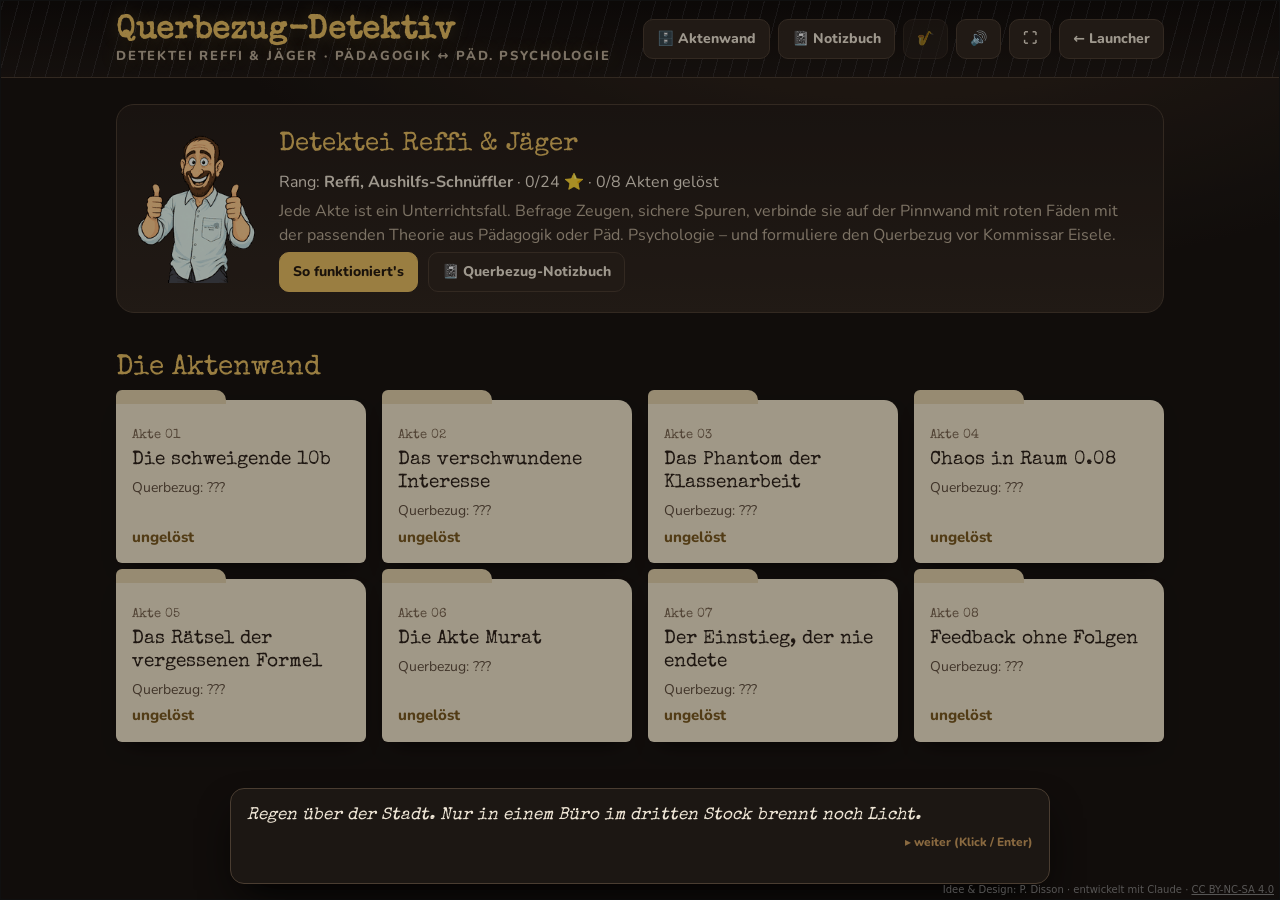
<file: spiele/querbezug-detektiv.html>
<!doctype html>
<html lang="de" data-kind="game">
<head>
<meta charset="utf-8">
<meta http-equiv="Content-Security-Policy" content="default-src 'self'; object-src 'none'; base-uri 'none'; form-action 'none'; connect-src 'self' data: blob:; img-src 'self' data: blob:; media-src 'self' data: blob:; font-src 'self' data:; style-src 'self' 'unsafe-inline'; manifest-src 'self'; worker-src 'self'; script-src 'self' 'sha256-qEgRZaYQ6bIdklrUaUVXQ8IZBNwJtiohGCitRI5Yh3g='">
<meta name="referrer" content="strict-origin-when-cross-origin">
<meta name="author" content="P. Disson">
<link rel="license" href="https://creativecommons.org/licenses/by-nc-sa/4.0/deed.de">
<meta name="viewport" content="width=device-width, initial-scale=1">
<title>Querbezug-Detektiv</title>
<meta name="description" content="Noir-Lernspiel: Unterrichtsfälle ermitteln, Spuren auf der Pinnwand mit Theorien aus Pädagogik und Pädagogischer Psychologie verbinden und den Querbezug formulieren.">
<script src="../assets/app.js"></script>
<script src="../assets/music.js"></script>
<link rel="stylesheet" href="../assets/fonts/fonts.css">
<style>
:root{--bg:#16120f;--bg2:#221b16;--bg3:#2e251e;--paper:#f2e7cd;--paper2:#e4d3ad;--ink:#2a2018;--txt:#efe6d6;--muted:#bcae98;--line:#4a3d31;--red:#c0392b;--red2:#ff6b5b;--gold:#e8bf62;--good:#46b874;--up:#3d8fc0;--psy:#a55fc9;
 --f-type:"Special Elite","Courier New",Courier,monospace;--f-body:"Nunito",system-ui,-apple-system,"Segoe UI",sans-serif}
*{box-sizing:border-box}
html,body{margin:0;background:var(--bg);color:var(--txt);font:16px/1.55 var(--f-body)}
body{background:radial-gradient(1200px 600px at 70% -10%,#3a2c20 0,transparent 60%),var(--bg)}
button{font:inherit;cursor:pointer}
a{color:var(--gold)}
.wrap{max-width:1080px;margin:0 auto;padding:0 16px 80px}
/* Kopf mit Regen */
.top{position:relative;overflow:hidden;border-bottom:1px solid var(--line);background:linear-gradient(#0e0b09,#1c1612)}
.top::before{content:"";position:absolute;inset:-100px 0 0;background:repeating-linear-gradient(105deg,transparent 0 14px,rgba(200,210,230,.10) 14px 15px);animation:rain .6s linear infinite;pointer-events:none}
@keyframes rain{to{transform:translateY(100px) translateX(-27px)}}
@media (prefers-reduced-motion:reduce){.top::before{animation:none}}
.top .wrap{position:relative;display:flex;align-items:center;gap:14px;padding-top:14px;padding-bottom:14px;flex-wrap:wrap}
.logo{font-family:var(--f-type);font-size:clamp(22px,4vw,32px);color:var(--gold);letter-spacing:.02em;margin:0;line-height:1.1;text-shadow:0 0 18px rgba(232,191,98,.25)}
.logo small{display:block;font-size:13px;color:var(--muted);letter-spacing:.14em;text-transform:uppercase;font-family:var(--f-body);font-weight:800}
.tbtn{margin-left:auto;display:flex;gap:8px;flex-wrap:wrap}
.btn{border:1px solid var(--line);background:var(--bg3);color:var(--txt);padding:8px 13px;border-radius:10px;font-weight:800;font-size:14px;text-decoration:none;display:inline-flex;align-items:center;gap:6px}
.btn:hover{border-color:var(--gold)}
.btn.pri{background:var(--gold);color:#241a0e;border-color:var(--gold)}
.btn.red{background:var(--red);border-color:var(--red);color:#fff}
.btn:disabled{opacity:.45;cursor:not-allowed}
.btn:focus-visible,.file:focus-visible,.note:focus-visible,.theo:focus-visible,.loc:focus-visible,.opt:focus-visible{outline:3px solid var(--gold);outline-offset:2px}
h2.h{font-family:var(--f-type);font-weight:400;color:var(--gold);font-size:clamp(22px,3.4vw,28px);margin:34px 0 10px}
.mut{color:var(--muted)}
.row{display:flex;flex-wrap:wrap;gap:10px;align-items:center}
/* Büro */
.desk{display:grid;grid-template-columns:auto minmax(0,1fr);gap:22px;align-items:center;margin-top:26px;background:linear-gradient(180deg,var(--bg2),var(--bg3));border:1px solid var(--line);border-radius:18px;padding:20px}
.desk img{width:120px;height:auto;filter:sepia(.25) contrast(1.05)}
.desk h2{font-family:var(--f-type);font-weight:400;color:var(--gold);margin:0 0 4px;font-size:26px}
.desk p{margin:4px 0}
@media (max-width:620px){.desk{grid-template-columns:1fr;text-align:left}.desk img{width:90px}}
.files{display:grid;grid-template-columns:repeat(auto-fill,minmax(230px,1fr));gap:16px}
.file{position:relative;text-align:left;border:0;background:var(--paper);color:var(--ink);border-radius:4px 14px 6px 6px;padding:26px 16px 14px;min-height:150px;box-shadow:0 10px 22px -12px #000;transition:transform .15s;display:flex;flex-direction:column;gap:4px}
.file::before{content:"";position:absolute;left:0;top:-10px;width:44%;height:14px;background:var(--paper2);border-radius:6px 10px 0 0}
.file:hover{transform:translateY(-3px) rotate(-.4deg)}
.file .no{font-family:var(--f-type);font-size:13px;color:#7a6650}
.file b{font-family:var(--f-type);font-weight:400;font-size:19px;line-height:1.2}
.file .sub{font-size:14px;color:#5e4d3c}
.file .st{margin-top:auto;font-size:15px;color:#7a5a20;font-weight:800}
.stamp{position:absolute;right:10px;bottom:30px;font-style:normal;font-family:var(--f-type);color:var(--red);border:3px solid var(--red);padding:2px 8px;transform:rotate(-12deg);opacity:.85;font-size:17px;letter-spacing:.08em}
/* Fallansicht */
.casehead{display:flex;flex-wrap:wrap;gap:12px;align-items:baseline;margin-top:24px}
.casehead h2{font-family:var(--f-type);font-weight:400;color:var(--gold);margin:0;font-size:clamp(22px,3.6vw,30px)}
.steps{display:flex;gap:6px;margin:14px 0 18px;flex-wrap:wrap}
.steps span{font-size:13px;font-weight:800;padding:5px 11px;border-radius:99px;background:var(--bg3);color:var(--muted);border:1px solid var(--line)}
.steps span.on{background:var(--gold);color:#241a0e;border-color:var(--gold)}
.steps span.ok{color:var(--good);border-color:var(--good)}
.paper{background:var(--paper);color:var(--ink);border-radius:6px;padding:22px 22px 18px;box-shadow:0 12px 30px -16px #000;position:relative;font-family:var(--f-type);font-size:17px;line-height:1.6}
.paper h3{margin:0 0 8px;font-weight:400;font-size:20px}
.paper .lbl{font-size:13px;color:#7a6650;letter-spacing:.12em;text-transform:uppercase}
.clip{position:absolute;top:-12px;right:28px;width:22px;height:46px;border:4px solid #9aa3ad;border-radius:12px;border-bottom:none}
/* Ermitteln */
.inv{display:grid;grid-template-columns:minmax(0,1.4fr) minmax(0,1fr);gap:18px}
@media (max-width:760px){.inv{grid-template-columns:1fr}}
.locs{display:grid;grid-template-columns:repeat(auto-fill,minmax(150px,1fr));gap:12px}
.loc{border:1px solid var(--line);background:var(--bg2);color:var(--txt);border-radius:14px;padding:14px;text-align:left;display:flex;flex-direction:column;gap:8px;min-height:150px}
.loc:hover{border-color:var(--gold)}
.loc .pic{width:64px;height:64px;display:grid;place-items:center;font-size:38px;background:var(--bg3);border-radius:12px;overflow:hidden}
.loc .pic img{width:64px;height:64px;image-rendering:pixelated}
.loc b{font-size:15px}
.loc small{color:var(--muted);font-weight:700}
.loc.done{opacity:.75}
.loc.done small{color:var(--good)}
.notebook{background:#f6efd9;color:var(--ink);border-radius:8px;padding:16px 16px 10px 40px;position:relative;background-image:repeating-linear-gradient(#f6efd9 0 27px,#c9d6e6 27px 28px);box-shadow:0 12px 30px -16px #000;min-height:180px}
.notebook::before{content:"";position:absolute;left:26px;top:0;bottom:0;width:2px;background:#e09a8f}
.notebook h3{font-family:var(--f-type);font-weight:400;margin:0 0 6px;font-size:18px}
.notebook ol{margin:0;padding-left:18px;font-size:15px;line-height:28px}
.notebook li.new{animation:flash 1.2s}
@keyframes flash{from{background:#ffe58a}to{background:transparent}}
/* Pinnwand */
.board{position:relative;border-radius:14px;padding:18px;border:10px solid #5a3b22;background:#b98a58;background-image:radial-gradient(#a37645 1px,transparent 1.5px),radial-gradient(#c99c69 1px,transparent 1.5px);background-size:9px 9px,13px 13px;background-position:0 0,4px 6px;box-shadow:inset 0 0 40px rgba(0,0,0,.35)}
.bgrid{display:grid;grid-template-columns:minmax(0,1fr) minmax(0,1.25fr);gap:30px;position:relative;z-index:1}
@media (max-width:760px){.bgrid{grid-template-columns:1fr;gap:26px}}
.col h4{margin:0 0 8px;font-family:var(--f-type);font-weight:400;color:#2a1a0c;background:rgba(255,245,220,.75);display:inline-block;padding:2px 10px;border-radius:4px;font-size:15px}
.notes{display:grid;gap:12px}
.note{position:relative;text-align:left;border:0;background:#fff7c8;color:var(--ink);padding:14px 12px 10px;font-size:15px;line-height:1.4;box-shadow:0 6px 12px -6px rgba(0,0,0,.6);transform:rotate(var(--r,0deg));transition:transform .12s,box-shadow .12s}
.note::before{content:"";position:absolute;top:-6px;left:50%;width:14px;height:14px;margin-left:-7px;border-radius:50%;background:radial-gradient(circle at 35% 35%,#ff8a7a,#a3241a);box-shadow:0 2px 2px rgba(0,0,0,.4)}
.note.sel{box-shadow:0 0 0 3px var(--gold),0 6px 12px -6px rgba(0,0,0,.6);transform:rotate(0) scale(1.02)}
.note.locked{background:#e3f6da}
.note.locked::before{background:radial-gradient(circle at 35% 35%,#8ff0a8,#1f7a3c)}
.note .to{display:block;margin-top:6px;font-size:12px;font-weight:800;color:#8a2a1e}
.note.locked .to{color:#1f6a36}
.shake{animation:shake .4s}
@keyframes shake{25%{transform:translateX(-6px)}75%{transform:translateX(6px)}}
.theos{display:grid;gap:10px}
.tg{display:grid;grid-template-columns:repeat(auto-fill,minmax(170px,1fr));gap:10px;margin-bottom:6px}
.theo{text-align:left;border:0;background:var(--paper);color:var(--ink);padding:10px 12px 10px 14px;border-left:6px solid var(--up);border-radius:4px;font-size:14px;line-height:1.35;box-shadow:0 6px 12px -6px rgba(0,0,0,.6)}
.theo b{display:block;font-size:15px;margin-bottom:2px}
.theo.psy{border-left-color:var(--psy)}
.theo.bin{border-left-color:#555;background:#d9d2c3}
.theo.hot{box-shadow:0 0 0 3px var(--gold),0 6px 12px -6px rgba(0,0,0,.6)}
.theo small{color:#5e4d3c}
.side{font-size:11px;font-weight:800;letter-spacing:.08em;text-transform:uppercase;color:#6a5640}
svg.strings{position:absolute;inset:0;width:100%;height:100%;pointer-events:none;z-index:2;overflow:visible}
.boardbar{display:flex;flex-wrap:wrap;gap:10px;align-items:center;margin-top:14px}
.msg{font-weight:800}
.msg.ok{color:var(--good)}.msg.no{color:var(--red2)}
/* Anklage */
.court{display:grid;grid-template-columns:auto minmax(0,1fr);gap:20px;align-items:start}
.court>img{width:120px;height:auto}
@media (max-width:620px){.court{grid-template-columns:1fr}.court>img{width:84px}}
.q{font-weight:800;font-size:18px;margin:0 0 10px}
.opts{display:grid;gap:10px}
.opt{text-align:left;border:1px solid var(--line);background:var(--bg2);color:var(--txt);padding:12px 14px;border-radius:12px;font-size:15px;line-height:1.45}
.opt:hover:not(:disabled){border-color:var(--gold)}
.opt.right{border-color:var(--good);background:#173322}
.opt.wrong{border-color:var(--red2);background:#3a1a16}
.expl{margin:10px 0;color:var(--muted)}
/* Ergebnis */
.result{text-align:center;padding:26px 16px}
.result .stars{font-size:44px;letter-spacing:6px}
.result .bigstamp{display:inline-block;font-family:var(--f-type);color:var(--red2);border:5px solid var(--red2);padding:6px 18px;font-size:34px;transform:rotate(-8deg);letter-spacing:.1em;animation:stamp .45s cubic-bezier(.2,1.6,.4,1)}
@keyframes stamp{from{transform:rotate(-8deg) scale(2.4);opacity:0}to{transform:rotate(-8deg) scale(1);opacity:1}}
.formel{background:var(--bg2);border:1px dashed var(--gold);border-radius:14px;padding:16px;text-align:left;margin:18px auto;max-width:760px}
.formel b{color:var(--gold)}
/* Dialog */
#talk{position:fixed;inset:0;z-index:50;display:none;align-items:flex-end;justify-content:center;background:rgba(10,8,6,.35);padding:16px}
#talk.on{display:flex}
#talk .panel{display:flex;gap:14px;align-items:flex-end;max-width:820px;width:100%;cursor:pointer}
#talk .panel img{width:118px;height:auto;flex:0 0 auto;filter:drop-shadow(0 8px 16px rgba(0,0,0,.6))}
#talk .panel img.px{width:96px;image-rendering:pixelated;background:var(--bg3);border-radius:12px;padding:4px}
#talk .bub{flex:1;background:var(--paper);color:var(--ink);border-radius:14px;padding:14px 16px 10px;box-shadow:0 18px 40px -12px #000;min-height:96px;position:relative}
#talk .bub b{display:block;font-size:13px;letter-spacing:.06em;text-transform:uppercase;color:#7a4a1e;margin-bottom:2px}
#talk .bub p{margin:0;font-family:var(--f-type);font-size:17px;line-height:1.5;white-space:pre-line}
#talk .nx{display:block;text-align:right;font-size:12px;font-weight:800;color:#8a6a40;margin-top:4px}
#talk.erz .bub{background:#1c1713;color:var(--txt);border:1px solid var(--line)}
#talk.erz .bub p{color:var(--txt);font-style:italic}
@media (max-width:620px){#talk .panel img{width:72px}#talk .panel img.px{width:64px}#talk .bub p{font-size:16px}}
/* Modal */
#modal{position:fixed;inset:0;z-index:40;background:rgba(10,8,6,.7);display:none;align-items:flex-start;justify-content:center;padding:30px 16px;overflow:auto}
#modal.on{display:flex}
#modal .card{background:var(--bg2);border:1px solid var(--line);border-radius:18px;padding:22px;max-width:760px;width:100%;position:relative}
#modal .card h2{font-family:var(--f-type);font-weight:400;color:var(--gold);margin:0 0 10px}
#modal .x{position:absolute;right:12px;top:10px;background:none;border:0;color:var(--txt);font-size:26px;line-height:1}
.tlist{display:grid;gap:10px;margin:10px 0}
.tlist div{background:var(--bg3);border-radius:10px;padding:10px 12px;border-left:5px solid var(--up)}
.tlist div.psy{border-left-color:var(--psy)}
.toast{position:fixed;left:50%;bottom:22px;transform:translateX(-50%);background:var(--gold);color:#241a0e;font-weight:800;padding:10px 16px;border-radius:12px;z-index:60;box-shadow:0 10px 30px -10px #000;opacity:0;transition:opacity .25s;pointer-events:none}
.toast.on{opacity:1}
.sr{position:absolute;width:1px;height:1px;overflow:hidden;clip:rect(0 0 0 0)}
</style>
</head>
<body>
<header class="top"><div class="wrap">
 <h1 class="logo">Querbezug-Detektiv<small>Detektei Reffi &amp; Jäger · Pädagogik ↔ Päd. Psychologie</small></h1>
 <div class="tbtn"><button class="btn" id="bOffice">🗄️ Aktenwand</button><button class="btn" id="bNote">📓 Notizbuch</button><button class="btn" id="bMus" data-music aria-pressed="false" title="Musik an/aus">🎷</button><button class="btn" id="bMute" aria-pressed="false">🔊</button><button class="btn" id="bFs" hidden>⛶</button><a class="btn" href="../index.html">← Launcher</a></div>
</div></header>
<main class="wrap" id="app"></main>
<div id="talk" role="dialog" aria-live="polite" tabindex="-1"></div>
<div id="modal" role="dialog" aria-modal="true"><div class="card" id="card"></div></div>
<div class="toast" id="toast" role="status"></div>
<script>
"use strict";
const IMG={"raffi":"[data-uri]","jaeger":"[data-uri]","eisele":"[data-uri]","kevin":"[data-uri]","lena":"[data-uri]","justin":"[data-uri]","leon":"[data-uri]","murat":"[data-uri]","sophie":"[data-uri]","tim":"[data-uri]","ben":"[data-uri]","gaggi":"[data-uri]"};
const $=s=>document.querySelector(s);
const esc=s=>String(s).replace(/[&<>"]/g,c=>({"&":"&amp;","<":"&lt;",">":"&gt;",'"':"&quot;"}[c]));
const shuffle=a=>{a=a.slice();for(let i=a.length-1;i>0;i--){const j=Math.random()*(i+1)|0;[a[i],a[j]]=[a[j],a[i]]}return a};
const pick=a=>a[Math.random()*a.length|0];
const KEY="querbezug-detektiv";
let SV;try{SV=JSON.parse(localStorage.getItem(KEY))||{}}catch(e){SV={}}
if(!SV||typeof SV!=="object"||Array.isArray(SV))SV={};
const C0=SV.cases&&typeof SV.cases==="object"&&!Array.isArray(SV.cases)?SV.cases:{};SV.cases={};
for(const[k,v] of Object.entries(C0))if(/^c[1-8]$/.test(k)&&v&&typeof v==="object")SV.cases[k]={stars:Math.min(3,Math.max(0,Math.round(Number(v.stars)||0))),t:Number(v.t)||0};
const save=()=>{try{localStorage.setItem(KEY,JSON.stringify(SV))}catch(e){}};

/* ---------- Ton ---------- */
let AC=null;
function tone(f,d,type,v){if(SV.mute)return;try{AC=AC||new(window.AudioContext||window.webkitAudioContext)();const o=AC.createOscillator(),g=AC.createGain();o.type=type||"square";o.frequency.value=f;g.gain.value=v||.04;g.gain.exponentialRampToValueAtTime(.0001,AC.currentTime+d);o.connect(g).connect(AC.destination);o.start();o.stop(AC.currentTime+d)}catch(e){}}
const sfx={ok(){tone(660,.12);setTimeout(()=>tone(880,.16),90)},no(){tone(150,.28,"sawtooth",.05)},stamp(){tone(80,.35,"triangle",.25)},pin(){tone(1400,.04,"square",.025)},note(){tone(990,.06,"triangle",.05)}};
function setMute(){$("#bMute").textContent=SV.mute?"🔇":"🔊";$("#bMute").setAttribute("aria-pressed",!!SV.mute);$("#bMute").title=SV.mute?"Ton an":"Ton aus"}
$("#bMute").onclick=()=>{SV.mute=!SV.mute;save();setMute()};setMute();

/* ---------- Figuren ---------- */
const WHO={
 raffi:["Reffi","raffi",0],jaeger:["Dr. Jäger · Spurensicherung Psychologie","jaeger",0],eisele:["Kommissar Eisele · Dezernat Pädagogik","eisele",0],erz:["",null,0],
 kevin:["Kevin, Zeuge","kevin",1],lena:["Lena, Zeugin","lena",1],justin:["Justin, Zeuge","justin",1],leon:["Leon, Zeuge","leon",1],murat:["Murat","murat",1],sophie:["Sophie, Zeugin","sophie",1],tim:["Tim, Zeuge","tim",1],ben:["Ben, Zeuge","ben",1],gaggi:["Kaffeeautomat","gaggi",1]};

/* ---------- Theorien ---------- */
const TH={
 sozial:["up","Sozialform passend zum Ziel","Was am Ende jede und jeder allein können muss, braucht Einzel- oder Partnerphasen. Gruppenarbeit braucht klare Aufträge, Rollen und ein Produkt."],
 sinn:["up","Sinn & Bedeutung klären (Klafki)","Gegenwarts-, Zukunfts- und exemplarische Bedeutung: Wozu brauchen die Lernenden das – heute und im Beruf?"],
 lernziel:["up","Lernziele präzise formulieren","Inhalt, Bedingung, beobachtbares Handeln (I-B-H) mit Operatoren; das Niveau über Anforderungsbereiche bzw. Taxonomie festlegen."],
 evaluation:["up","Evaluation mitplanen","Schon beim Entscheiden festlegen, woran man sieht, dass das Ziel erreicht ist – mit transparenten Kriterien."],
 verlauf:["up","Verlaufsplan & Zeitfresser","Übergänge, Materialausgabe und Arbeitsaufträge mitplanen. Zeitfresser erkennen und meiden."],
 einstieg:["up","Einstieg mit Zielbezug","Einstiege wecken Interesse und führen zum Ziel. Mit Verpackung höchstens etwa zehn Minuten; Ziel und Ablauf offenlegen."],
 sicherung:["up","Sicherung & Übung planen","Ergebnisse aktiv sichern, Übungsphasen einplanen und in späteren Stunden wieder aufgreifen."],
 bedingungen:["up","Bedingungen klären","Lernvoraussetzungen, Vorwissen, soziale Lage der Klasse und Rahmenbedingungen in die Planung einbeziehen."],
 koop:["psy","Kooperatives Lernen","Wirksam mit positiver Interdependenz und individueller Verantwortlichkeit – sonst drohen Trittbrettfahrer- und Gimpel-Effekt."],
 sdt:["psy","Selbstbestimmungstheorie (Deci & Ryan)","Intrinsische Motivation wächst, wenn Autonomie, Kompetenz und soziale Eingebundenheit erlebt werden."],
 korrump:["psy","Korrumpierungseffekt","Erwartete äußere Belohnungen können vorhandene intrinsische Motivation verdrängen."],
 valid:["psy","Gütekriterien: Validität","Eine Prüfung ist valide, wenn sie misst, was sie messen soll – also das, was als Ziel unterrichtet wurde."],
 kounin:["psy","Klassenführung nach Kounin","Allgegenwärtigkeit, Überlappung, Reibungslosigkeit und Schwung, Gruppenmobilisierung: Störungen vorbeugen statt nur reagieren."],
 regeln:["psy","Regeln & Routinen","Wenige, gemeinsam eingeführte und eingeübte Regeln und Abläufe entlasten alle und beugen Störungen vor."],
 spacing:["psy","Verteiltes Lernen & Abrufübung","Ohne Wiederholung wird schnell vergessen (Ebbinghaus). Verteiltes Üben und aktives Abrufen sichern langfristiges Behalten."],
 cogload:["psy","Aufmerksamkeit & Arbeitsgedächtnis","Das Arbeitsgedächtnis ist begrenzt (Cognitive Load). Zu viel Neues oder Ablenkendes auf einmal überlastet es."],
 mobbing:["psy","Mobbing (Olweus) & No-Blame-Approach","Wiederholte, längerfristige Schikane bei Machtungleichgewicht. No-Blame-Approach: Unterstützergruppe statt Bestrafung."],
 gruppe:["psy","Gruppenphasen nach Tuckman","Forming, Storming, Norming, Performing: Im Storming gibt es Machtkämpfe und Rollenkonflikte – die Lehrkraft steuert aktiv."],
 advorg:["psy","Advance Organizer (Ausubel)","Eine vorangestellte Orientierung über Ziel und Struktur hilft, Neues an Vorwissen anzuknüpfen."],
 feedback:["psy","Feedback (Hattie & Timperley)","Wo will ich hin? Wo stehe ich? Was ist der nächste Schritt? Am wirksamsten auf Aufgaben-, Prozess- und Selbstregulationsebene."],
 attrib:["psy","Attribution (Weiner)","Worauf führen Lernende Erfolg und Misserfolg zurück? Stabile, unkontrollierbare Ursachen („kein Talent“) lähmen."],
 operant:["psy","Operante Konditionierung (Skinner)","Verhalten wird durch seine Konsequenzen – Verstärkung oder Bestrafung – häufiger oder seltener."],
 pygmalion:["psy","Pygmalion-Effekt","Erwartungen der Lehrkraft können die Leistungen der Lernenden beeinflussen (Rosenthal & Jacobson)."]};

/* ---------- Fälle ---------- */
const CASES=[
{id:"c1",title:"Die schweigende 10b",sub:"Gruppenarbeit ↔ Kooperatives Lernen",
 akte:"Montag, 3. Stunde. 45 Minuten Gruppenarbeit zum Spannungsfall, Ergebnis: ein Plakat pro Gruppe. Am Ende hängen vier wunderschöne Plakate an der Wand.\n\nDonnerstag, Klassenarbeit: Schnitt 4,3. Die Lehrkraft ist ratlos: „Die waren doch alle beschäftigt!“",
 intro:[["raffi","Vier Plakate. Eine Klasse. Und keiner kann's.\nIn dieser Stadt sieht Beschäftigung manchmal aus wie Lernen."],["jaeger","Beschäftigt ist nicht gleich kognitiv aktiviert.\nSchreiben Sie sich das auf, Reffi."]],
 locs:[
  {who:"kevin",label:"Zeuge Kevin befragen",lines:[["raffi","Kevin. Was hast du in der Gruppenarbeit gemacht?"],["kevin","Ich war Zeitwächter. Also … ich hab auf die Uhr geguckt.\nLena und Sophie haben ja alles gemacht."],["kevin","Und es zog voll. Das Fenster war die ganze Zeit offen."]],clues:["a","e"]},
  {who:"lena",label:"Zeugin Lena befragen",lines:[["lena","Ich hab das Plakat gemacht. Wie immer.\nDie anderen kriegen ja trotzdem dieselbe Note."],["lena","Nächstes Mal mach ich auch nichts mehr. Ist doch unfair."]],clues:["b"]},
  {icon:"📄",label:"Unterrichtsentwurf durchsuchen",lines:[["raffi","Der Entwurf. Sauber getippt. Lernziel: „Die SuS berechnen den Spannungsfall.“\nGeprüft wird – einzeln. In der Klassenarbeit."],["raffi","Und hier, Bewertung: „Eine gemeinsame Note pro Plakat.“\nKeine Rollen. Keine Einzelabfrage. Interessant."]],clues:["c","d"]}],
 clues:{a:["Lena und Sophie haben das Plakat allein erstellt, die anderen haben zugeschaut.","koop"],b:["Lena will künftig auch nichts mehr tun, weil alle dieselbe Note bekommen.","koop"],c:["Ziel: Jede und jeder soll den Spannungsfall berechnen können – geprüft wird einzeln.","sozial"],d:["Bewertung: eine gemeinsame Note pro Plakat, keine Rollen, keine Einzelabfrage.","koop"],e:["Das Fenster stand die ganze Stunde offen.",null]},
 theo:["koop","sozial"],dist:["operant","pygmalion","advorg","kounin"],
 hint:"Bei Gruppen gilt: Wenn alle für einen arbeiten, arbeitet am Ende einer.\nSuchen Sie nach dem, was jeden Einzelnen verantwortlich macht.",
 ak:{q:"Kommissar Eisele: „Formulieren Sie den Querbezug.“",o:["Die Sozialform passt nicht zum Ziel – und es fehlt, was kooperatives Lernen wirksam macht: positive Interdependenz und individuelle Verantwortlichkeit. So entstehen Trittbrettfahrer- und Gimpel-Effekt.","Gruppenarbeit ist laut Lernpsychologie grundsätzlich unwirksam.","Das offene Fenster hat die Konzentration gesenkt – ein klarer Fall für das Raumklima."],e:"Didaktik (Sozialform ↔ Ziel) plus Psychologie (Bedingungen kooperativen Lernens) – das ist der Querbezug."},
 mn:{q:"Kommissar Eisele: „Und was raten Sie der Lehrkraft?“",o:["Lösungsbeispiel, dann Partnerarbeit, dann Einzelarbeit mit Lösungsblatt. Wenn Gruppenarbeit, dann mit Rollen, Expertenmethode und individueller Abfrage.","Die Gruppenarbeit durch 45 Minuten Lehrervortrag ersetzen.","Bessere Plakatstifte besorgen."],e:"Die Sozialform folgt dem Ziel – und Gruppenarbeit braucht individuelle Verantwortlichkeit."},
 formel:"Das hängt mit <b>kooperativem Lernen</b> zusammen, weil Gruppenarbeit nur wirkt, wenn alle aufeinander angewiesen und einzeln verantwortlich sind. Für die Planung heißt das: <b>Sozialform vom Ziel her wählen</b> und Gruppenarbeit mit Rollen und Einzelabfrage absichern. – Soll ich das ausführen?",
 outro:[["jaeger","Trittbrettfahrer erkannt, Gimpel getröstet.\nIch nenne das: soziale Gerechtigkeit mit Methode."],["eisele","Gute Arbeit, Reffi. Akte geschlossen."]]},

{id:"c2",title:"Das verschwundene Interesse",sub:"Sinn & Bedeutung ↔ Motivation",
 akte:"Klasse 11, Lernfeld Elektroinstallation. Seit Wochen: Kopf auf dem Tisch. Die Lehrkraft hat reagiert: Wer mitarbeitet, bekommt einen Sticker. Zehn Sticker ergeben eine Plus-Note.\n\nSeitdem wird gearbeitet. Aber nur, wenn es Sticker gibt.",
 intro:[["raffi","Das Interesse ist verschwunden. Keine Lösegeldforderung.\nNur ein Bogen voller Sticker."],["jaeger","Ah, Belohnungen. Die süßeste Falle der Pädagogik."]],
 locs:[
  {who:"justin",label:"Zeuge Justin befragen",lines:[["justin","Ohne Sticker? Warum sollte ich dann was machen?"],["raffi","Und früher?"],["justin","Früher fand ich Schaltungen eigentlich cool.\nJetzt zählt halt, ob's 'nen Sticker gibt."]],clues:["a","b"]},
  {who:"leon",label:"Zeuge Leon befragen",lines:[["leon","Wir machen immer dieselben Arbeitsblätter, in derselben Reihenfolge.\nAussuchen dürfen wir nie was."],["leon","Und wozu brauch ich das überhaupt? Im Betrieb machen wir das ganz anders."]],clues:["c","d"]},
  {icon:"📒",label:"Klassenbuch untersuchen",lines:[["raffi","Das Klassenbuch. Rückmeldungen nur als „richtig“ oder „falsch“.\nNie ein Wort darüber, was schon gut klappt."],["raffi","Randnotiz: „Raum in den Ferien mintgrün gestrichen.“\nSchöne Farbe. Vermutlich unschuldig."]],clues:["e","f"]}],
 clues:{a:["Seit es Sticker gibt, arbeiten die SuS nur noch gegen Belohnung.","korrump"],b:["Justin fand das Thema früher spannend – jetzt zählt nur noch der Sticker.","korrump"],c:["Immer dieselben Arbeitsblätter, keinerlei Wahlmöglichkeit.","sdt"],d:["„Wozu brauch ich das? Im Betrieb ist das ganz anders.“","sinn"],e:["Rückmeldung nur „richtig/falsch“ – kein Hinweis auf Lernfortschritt.","sdt"],f:["Der Raum wurde in den Ferien mintgrün gestrichen.",null]},
 theo:["korrump","sdt","sinn"],dist:["kounin","valid","spacing"],
 hint:"Fragen Sie sich: Was brauchen Menschen, um etwas von sich aus zu wollen?\nUnd was passiert, wenn man ihnen dafür etwas gibt?",
 ak:{q:"Kommissar Eisele: „Formulieren Sie den Querbezug.“",o:["Die äußere Belohnung verdrängt die Motivation (Korrumpierungseffekt). Nach Deci & Ryan fehlen Autonomie- und Kompetenzerleben – und didaktisch ist der Sinn für die SuS nicht geklärt (Klafki: Gegenwarts- und Zukunftsbedeutung).","Die SuS sind faul – mehr Sticker würden das Problem lösen.","Das ist ein klarer Fall von Pygmalion-Effekt, weil die Wände frisch gestrichen sind."],e:"Motivationspsychologie plus Klafkis Frage nach der Bedeutung – zwei Seiten derselben Medaille."},
 mn:{q:"Kommissar Eisele: „Und was raten Sie?“",o:["Sticker schrittweise auslaufen lassen, echten Bezug zum Betrieb herstellen (z. B. Kundenauftrag), Wahlaufgaben anbieten und informativ zum Lernfortschritt rückmelden.","Die Sticker durch Geld ersetzen.","Schlechtere Noten androhen, bis alle wieder mitmachen."],e:"Autonomie, Kompetenzerleben und Sinn stärken – statt äußerer Anreize."},
 formel:"Das hängt mit der <b>Selbstbestimmungstheorie</b> zusammen: Intrinsische Motivation braucht Autonomie, Kompetenz und Eingebundenheit – äußere Belohnungen können sie sogar verdrängen. Für die Planung heißt das: beim <b>Klären von Sinn und Bedeutung</b> den Lebenswelt- und Berufsbezug herausarbeiten und Wahlmöglichkeiten einplanen. – Soll ich das ausführen?",
 outro:[["jaeger","Ich habe übrigens auch einen Sticker für Sie, Reffi.\n… Nein. Das wäre jetzt pädagogisch inkonsequent."],["eisele","Das Interesse ist wieder aufgetaucht. Akte geschlossen."]]},

{id:"c3",title:"Das Phantom der Klassenarbeit",sub:"Lernziele ↔ Leistungsmessung",
 akte:"Klassenarbeit zum Thema Schutzmaßnahmen: Schnitt 4,1. Die Klasse protestiert geschlossen: „Das haben wir nie gemacht!“\n\nDie Lehrkraft schwört: „Alles kam im Unterricht vor.“ Beide Seiten sagen die Wahrheit. Wie kann das sein?",
 intro:[["raffi","Zwei Aussagen. Beide wahr. Und trotzdem eine Vier.\nIn dieser Stadt lügen nicht die Menschen. Es lügen die Lernziele."],["jaeger","Sehr poetisch. Und vermutlich messtheoretisch korrekt."]],
 locs:[
  {icon:"📄",label:"Unterrichtsentwurf durchsuchen",lines:[["raffi","Lernziel im Entwurf: „Die SuS sollen die Schutzmaßnahmen kennen.“\n„Kennen.“ Das Lieblingswort aller ungelösten Fälle."],["raffi","Stundenverlauf: Tafelbild abschreiben, Lückentext ausfüllen. Jede Stunde."]],clues:["a","b"]},
  {icon:"📝",label:"Klassenarbeit untersuchen",lines:[["raffi","Aufgabe 3: „Beurteilen Sie, ob der RCD in diesem Fall ausreicht.“\nBeurteilen. Anforderungsbereich III. Im Unterricht: nie geübt."],["raffi","Und gedruckt auf grünem Papier. Hm."]],clues:["c","d"]},
  {who:"sophie",label:"Zeugin Sophie befragen",lines:[["sophie","Wir wussten gar nicht, was drankommt.\nEin Erwartungshorizont? Kriterien? Nie gesehen."]],clues:["e"]}],
 clues:{a:["Lernziel: „Die SuS sollen die Schutzmaßnahmen kennen.“","lernziel"],b:["Im Unterricht wurde nur reproduziert: abschreiben, Lückentext.","lernziel"],c:["Die Klassenarbeit verlangt „Beurteilen“ (AFB III) – nie geübt.","valid"],d:["Die Arbeit war auf grünes Papier gedruckt.",null],e:["Keine Kriterien, kein Erwartungshorizont – die SuS wussten nicht, was geprüft wird.","evaluation"]},
 theo:["lernziel","valid","evaluation"],dist:["cogload","gruppe","sdt"],
 hint:"Eine Prüfung soll messen, was sie zu messen vorgibt.\nVergleichen Sie, was gelernt und was geprüft wurde.",
 ak:{q:"Kommissar Eisele: „Formulieren Sie den Querbezug.“",o:["Ziele, Unterricht und Prüfung passen nicht zusammen: „Kennen“ ist unpräzise und bleibt auf AFB I, geprüft wurde AFB III. Damit ist die Arbeit nicht inhaltsvalide – präzise Ziele legen fest, was und auf welchem Niveau geprüft wird.","Die Klasse hat einfach nicht gelernt – Gütekriterien spielen hier keine Rolle.","Grünes Papier senkt nachweislich die Leistung."],e:"Lernziele ↔ Validität: Was im Ziel steht, wird unterrichtet und geprüft."},
 mn:{q:"Kommissar Eisele: „Und was raten Sie?“",o:["Ziele mit Operator und Niveau formulieren (I-B-H), alle Anforderungsbereiche im Unterricht üben und Kriterien bzw. Erwartungshorizont vorher transparent machen.","Einfach den Notenschlüssel absenken.","Künftig nur noch Aufgaben aus AFB I stellen."],e:"Ziel, Unterricht und Prüfung aufeinander abstimmen."},
 formel:"Das hängt mit den <b>Gütekriterien der Leistungsmessung</b> zusammen: Valide ist eine Prüfung nur, wenn sie misst, was unterrichtet wurde. Für die Planung heißt das: <b>Lernziele präzise mit Operator und Niveau</b> formulieren und die Evaluation gleich mitplanen. – Soll ich das ausführen?",
 outro:[["jaeger","Das Phantom war also … ein unpräzises Verb.\nIch hatte auf den Hausmeister getippt."],["eisele","Kennen Sie den Unterschied zwischen „kennen“ und „erklären“? – Sie schon. Akte geschlossen."]]},

{id:"c4",title:"Chaos in Raum 0.08",sub:"Verlaufsplan ↔ Klassenführung",
 akte:"Freitag, 5. Stunde. Die Lautstärke steigt langsam, aber stetig. Nach 20 Minuten fliegt ein Radiergummi durch den Raum.\n\nDie Lehrkraft: „Ich hab das überhaupt nicht kommen sehen.“",
 intro:[["raffi","Raum 0.08. Ein Radiergummi im Flug.\nAber der Radiergummi ist nie der Täter. Er ist nur das Symptom."],["jaeger","Wenn ich das in meinen Vorlesungen sage, schreiben alle mit.\nBei Ihnen klingt es nach Film."]],
 locs:[
  {who:"kevin",label:"Zeuge Kevin befragen",lines:[["kevin","Der Lehrer stand die ganze Zeit bei Gruppe 3.\nDa haben wir halt Karten gespielt. Hat ja keiner gemerkt."],["kevin","Und als er den Radiergummi gesehen hat, hat er zehn Minuten mit der ganzen Klasse geschimpft.\nDanach war die Stunde gelaufen."]],clues:["a","b"]},
  {icon:"🗒️",label:"Verlaufsplan untersuchen",lines:[["raffi","Der Verlaufsplan. Materialausgabe: kein Eintrag.\nIn Wirklichkeit hat das Austeilen acht Minuten gedauert."],["raffi","Arbeitsauftrag: nur mündlich. Danach riefen alle gleichzeitig nach Hilfe.\nEine vereinbarte Routine dafür? Fehlanzeige."]],clues:["c","d"]},
  {who:"lena",label:"Zeugin Lena befragen",lines:[["lena","Regeln? Ja, wir haben mal welche aufgehängt. Im September.\nSeitdem hat keiner mehr draufgeschaut."],["lena","Und die Tafel hat 'nen Kratzer. Das nervt mich voll."]],clues:["e","f"]}],
 clues:{a:["Die Lehrkraft war nur bei einer Gruppe – der Rest der Klasse lief unbemerkt aus dem Ruder.","kounin"],b:["Auf den Radiergummi folgen zehn Minuten Strafpredigt für alle – der Schwung ist weg.","kounin"],c:["Materialausgabe ungeplant: Austeilen dauerte acht Minuten.","verlauf"],d:["Keine vereinbarte Routine, wie man Hilfe bekommt – alle rufen gleichzeitig.","regeln"],e:["Die Klassenregeln hängen seit September unbeachtet an der Wand.","regeln"],f:["Die Tafel hat einen Kratzer.",null]},
 theo:["kounin","regeln","verlauf"],dist:["mobbing","sdt","attrib"],
 hint:"Gute Klassenführung sieht man nicht – man merkt nur, wenn sie fehlt.\nAchten Sie auf Lücken im Ablauf und auf den Blick der Lehrkraft.",
 ak:{q:"Kommissar Eisele: „Formulieren Sie den Querbezug.“",o:["Die Unruhe entsteht in den Lücken: ungeplante Übergänge und Zeitfresser im Verlaufsplan. Psychologisch fehlt präventive Klassenführung – Kounins Allgegenwärtigkeit und Überlappung sowie eingeübte Regeln und Routinen.","Freitag, 5. Stunde – da kann man nichts machen.","Die Klasse braucht härtere Strafen, das zeigt die operante Konditionierung."],e:"Verlaufsplanung ↔ Klassenführung: Prävention ist planbar."},
 mn:{q:"Kommissar Eisele: „Und was raten Sie?“",o:["Material vorher bereitlegen oder einen Austeildienst einrichten, Arbeitsauftrag schriftlich geben, eine Hilfe-Routine einführen (z. B. Ampelkarten), im Raum präsent sein und kurz und unauffällig eingreifen.","Gruppenarbeit abschaffen, nur noch Stillarbeit.","Den Radiergummi beschlagnahmen und eine Klassenkonferenz einberufen."],e:"Kleine Routinen, große Wirkung."},
 formel:"Das hängt mit der <b>Klassenführung nach Kounin</b> zusammen: Allgegenwärtigkeit, Überlappung und Schwung beugen Störungen vor, unterstützt durch eingeübte Regeln und Routinen. Für die Planung heißt das: im <b>Verlaufsplan Übergänge, Material und Arbeitsaufträge</b> mitdenken und Zeitfresser meiden. – Soll ich das ausführen?",
 outro:[["jaeger","Ich habe übrigens Augen im Hinterkopf.\nDas ist Allgegenwärtigkeit. Und ein Pferdeschwanz."],["eisele","Ruhe in Raum 0.08. Akte geschlossen."]]},

{id:"c5",title:"Das Rätsel der vergessenen Formel",sub:"Sicherung & Übung ↔ Gedächtnis",
 akte:"Das ohmsche Gesetz. Am Dienstag konnten es alle. Drei Wochen später, in der Klassenarbeit: kollektives Vergessen.\n\n„Das hatten wir doch nie!“ – Doch. Hatten sie.",
 intro:[["raffi","Eine Formel verschwindet spurlos aus 24 Köpfen.\nKein Einbruch. Nur ein leiser, schleichender Verlust."],["jaeger","Das klingt nach Ebbinghaus. Der Mann hat sinnlose Silben auswendig gelernt,\num zu beweisen, dass wir alles vergessen. Und dann hat er's veröffentlicht, damit wir's nicht vergessen."]],
 locs:[
  {icon:"🗒️",label:"Verlaufsplan untersuchen",lines:[["raffi","Phase 2: Lehrervortrag, 35 Minuten am Stück. 14 neue Fachbegriffe.\nKeine Pause, keine Zwischenfrage."],["raffi","Übung: einmal 20 Aufgaben hintereinander. Danach – nie wieder."]],clues:["a","b"]},
  {who:"tim",label:"Zeuge Tim befragen",lines:[["tim","Am Ende gab's ein Merkblatt. Hab ich abgeheftet.\nSeitdem nie wieder angeschaut."],["tim","Die Formel stand übrigens in Comic Sans. Nur so."]],clues:["c","d"]},
  {who:"sophie",label:"Zeugin Sophie befragen",lines:[["sophie","Nach zehn Minuten Vortrag konnte ich nicht mehr folgen.\nDas war einfach zu viel auf einmal."]],clues:["e"]}],
 clues:{a:["35 Minuten Vortrag am Stück mit 14 neuen Fachbegriffen.","cogload"],b:["Einmal 20 Aufgaben am Stück geübt – danach nie wieder.","spacing"],c:["Sicherung = Merkblatt austeilen und abheften. Niemand arbeitet damit.","sicherung"],d:["Die Formel stand in Comic Sans.",null],e:["„Nach zehn Minuten konnte ich nicht mehr folgen – zu viel auf einmal.“","cogload"]},
 theo:["cogload","spacing","sicherung"],dist:["koop","korrump","gruppe"],
 hint:"Zwei Verdächtige: Was zu viel auf einmal kommt, kommt nicht an.\nUnd was nicht wiederkommt, geht wieder.",
 ak:{q:"Kommissar Eisele: „Formulieren Sie den Querbezug.“",o:["Zu viel Neues auf einmal überlastet das Arbeitsgedächtnis, und massiertes Üben ohne Wiederholung führt zum schnellen Vergessen. Didaktisch fehlen eine aktive Sicherung und verteilte Übungsphasen.","Die Formel ist einfach zu schwer für diese Klasse.","Das ist Attribution: Die SuS sind faul."],e:"Gedächtnispsychologie ↔ Sicherung und Übung im Verlaufsplan."},
 mn:{q:"Kommissar Eisele: „Und was raten Sie?“",o:["Input in kurze Portionen mit Zwischensicherung teilen, die Sicherung aktiv gestalten und Übungen verteilt wiederholen – z. B. kurze Abrufübungen zu Stundenbeginn.","Die Formel künftig in Arial drucken.","Einfach direkt vor der Arbeit einmal lange üben."],e:"Portionieren, aktiv sichern, verteilt wiederholen."},
 formel:"Das hängt mit <b>Arbeitsgedächtnis und Vergessenskurve</b> zusammen: Das Arbeitsgedächtnis ist begrenzt, und ohne verteilte Wiederholung wird schnell vergessen. Für die Planung heißt das: Input portionieren, <b>Sicherung aktiv gestalten</b> und Übung über mehrere Stunden verteilen. – Soll ich das ausführen?",
 outro:[["jaeger","Wiederholen Sie den Fall bitte in drei Tagen noch einmal.\nUnd dann in einer Woche. Ich meine das ernst."],["eisele","Die Formel ist wieder da. Akte geschlossen."]]},

{id:"c6",title:"Die Akte Murat",sub:"Bedingungen klären ↔ Mobbing & Gruppen",
 akte:"Murat war immer aufmerksam. Seit einigen Wochen meldet er sich nicht mehr und fehlt öfter. Bei Gruppenarbeiten will ihn niemand dabeihaben.\n\nFür nächste Woche plant die Lehrkraft eine Gruppenarbeit – mit freier Gruppenwahl.",
 intro:[["raffi","Manche Fälle sind laut. Dieser ist leise.\nDie leisen sind die gefährlichen."],["jaeger","Hier geht es nicht um Didaktik allein, Reffi. Hier geht es um einen Menschen.\nVorsichtig ermitteln."]],
 locs:[
  {who:"murat",label:"Mit Murat sprechen",lines:[["raffi","Murat, alles in Ordnung?"],["murat","Ist schon okay. …\nBitte rufen Sie mich einfach nicht auf."]],clues:["a"]},
  {who:"lena",label:"Zeugin Lena befragen",lines:[["lena","In der Klassengruppe machen sich manche über ihn lustig.\nSchon seit Wochen. Immer dieselben."],["lena","Ach, und Murat hat neue Schuhe. Die sind voll schön."]],clues:["b","c"]},
  {icon:"📄",label:"Planung der Lehrkraft lesen",lines:[["raffi","Nächste Stunde: „Gruppenarbeit, freie Gruppenwahl.“\nFür Murat heißt das: wieder übrig bleiben."],["raffi","Notiz zur Klasse: „Seit drei Monaten zusammen. Machtkämpfe, Grüppchenbildung, viel Unruhe.“"]],clues:["d","e"]}],
 clues:{a:["Murat zieht sich zurück und möchte nicht mehr aufgerufen werden.","mobbing"],b:["Seit Wochen machen sich immer dieselben in der Klassengruppe über ihn lustig.","mobbing"],c:["Murat hat neue Schuhe.",null],d:["Geplant: Gruppenarbeit mit freier Gruppenwahl.","bedingungen"],e:["Klasse seit drei Monaten zusammen: Machtkämpfe und Grüppchenbildung.","gruppe"]},
 theo:["mobbing","gruppe","bedingungen"],dist:["valid","advorg","spacing"],
 hint:"Wiederholt, über längere Zeit, immer dieselben – das ist kein Streit mehr.\nUnd eine junge Klasse sucht gerade ihre Rangordnung.",
 ak:{q:"Kommissar Eisele: „Formulieren Sie den Querbezug.“",o:["Die Bedingungsanalyse übersieht die soziale Lage: Es gibt Anzeichen für Mobbing (wiederholt, längerfristig, Machtungleichgewicht). Die Klasse steckt zudem in der Storming-Phase nach Tuckman – freie Gruppenwahl würde die Ausgrenzung verstärken.","Murat ist einfach schüchtern, das gibt sich von selbst.","Auslöser sind die neuen Schuhe – das sollte man vor der Klasse ansprechen."],e:"Bedingungen klären heißt auch: soziale Lage und Gruppendynamik ernst nehmen."},
 mn:{q:"Kommissar Eisele: „Und was raten Sie?“",o:["Gruppen gezielt zusammensetzen, ein vertrauliches Gespräch mit Murat führen und das Vorgehen mit Klassenteam und Schulsozialarbeit abstimmen – z. B. No-Blame-Approach mit Unterstützergruppe.","Die Täter vor der Klasse bloßstellen.","Abwarten – Mobbing regelt sich meistens von selbst."],e:"Schützen, nicht bloßstellen – und nicht allein handeln."},
 formel:"Das hängt mit <b>Mobbing und Gruppenphasen</b> zusammen: Wiederholte Ausgrenzung bei Machtungleichgewicht ist Mobbing, und in der Storming-Phase verfestigen sich Rangordnungen. Für die Planung heißt das: beim <b>Klären der Bedingungen</b> die soziale Lage einbeziehen und Gruppen gezielt bilden. – Soll ich das ausführen?",
 outro:[["jaeger","Gut gemacht, Reffi. Manchmal ist der wichtigste Querbezug der zum Menschen."],["eisele","Murat ist in guten Händen. Akte geschlossen."]]},

{id:"c7",title:"Der Einstieg, der nie endete",sub:"Einstieg ↔ Aufmerksamkeit",
 akte:"Stundenbeginn: ein Video über einen Wohnungsbrand, 18 Minuten lang. Dann: „Was glaubt ihr, worum es heute geht?“ Zehn Minuten Raten.\n\nThema der Stunde: der Leitungsschutzschalter. Nach 30 Minuten hat noch niemand etwas dazu gelernt.",
 intro:[["raffi","Ein Einstieg, so lang wie ein Spielfilm.\nUnd am Ende weiß keiner, wer der Mörder war. Oder worum es ging."],["jaeger","Spannung ist gut. Orientierung ist besser."]],
 locs:[
  {icon:"🗒️",label:"Verlaufsplan untersuchen",lines:[["raffi","Einstieg: 18 Minuten Video, 10 Minuten Raten.\nFast ein Drittel der Stunde – weg."],["raffi","Ziel und Ablauf der Stunde: nirgends genannt. Weder an der Tafel noch mündlich."]],clues:["a","b"]},
  {who:"leon",label:"Zeuge Leon befragen",lines:[["leon","Ich hab nach fünf Minuten nur noch auf das brennende Sofa geguckt.\nWas war nochmal die Frage?"],["leon","Und der Beamer hat die ganze Zeit gebrummt."]],clues:["c","d"]},
  {who:"sophie",label:"Zeugin Sophie befragen",lines:[["sophie","Ich dachte, es geht um die Feuerwehr. Hab ich auch geraten.\nWar falsch. Danach hab ich nicht mehr mitgeraten."]],clues:["e"]}],
 clues:{a:["Einstieg: 18 Minuten Video plus 10 Minuten Raten.","einstieg"],b:["Ziel und Ablauf der Stunde werden nie genannt.","advorg"],c:["Leon bleibt am brennenden Sofa hängen und verliert die Frage.","cogload"],d:["Der Beamer brummt.",null],e:["Das Raten führt weg vom Thema – Sophie steigt aus.","einstieg"]},
 theo:["einstieg","advorg","cogload"],dist:["koop","mobbing","feedback"],
 hint:"Ein Einstieg ist eine Tür, kein Wartezimmer.\nUnd wer nicht weiß, wohin es geht, schaut aufs Spektakuläre.",
 ak:{q:"Kommissar Eisele: „Formulieren Sie den Querbezug.“",o:["Ein Einstieg mit Verpackung darf Neugier wecken, sollte aber höchstens etwa zehn Minuten dauern und zum Ziel führen. Hier fehlt der Zielbezug. Psychologisch hilft ein Advance Organizer, und die lange, emotionale Verpackung bindet die Aufmerksamkeit am falschen Ort.","Videos im Unterricht sind grundsätzlich schädlich.","Der brummende Beamer war das eigentliche Problem."],e:"Einstieg ↔ Aufmerksamkeit und Orientierung."},
 mn:{q:"Kommissar Eisele: „Und was raten Sie?“",o:["Einen kurzen Ausschnitt zeigen, die Problemfrage festhalten, Ziel und Ablauf offenlegen und dann direkt in die Erarbeitung gehen.","Noch ein zweites Video zeigen, damit es spannender wird.","Ganz auf einen Einstieg verzichten."],e:"Kurz, zielbezogen, mit Orientierung."},
 formel:"Das hängt mit <b>Aufmerksamkeit und Advance Organizer</b> zusammen: Aufmerksamkeit ist begrenzt, und eine vorangestellte Orientierung hilft, Neues einzuordnen. Für die Planung heißt das: <b>Einstieg kurz und mit Zielbezug</b>, Ziel und Ablauf transparent machen. – Soll ich das ausführen?",
 outro:[["jaeger","Ich habe das Video übrigens auch gesehen.\nIch weiß bis heute nicht, ob das Sofa es geschafft hat."],["eisele","Einstieg gefunden, Ziel gefunden. Akte geschlossen."]]},

{id:"c8",title:"Feedback ohne Folgen",sub:"Evaluation ↔ Feedback & Attribution",
 akte:"Projektarbeit Steuerungstechnik. Unter jeder Arbeit steht dasselbe: „Gut gemacht!“ oder „Note 4“. Die zweite Projektarbeit wird nicht besser.\n\nBen sagt achselzuckend: „Ich bin halt nicht gut in Technik.“",
 intro:[["raffi","„Gut gemacht.“ Zwei Worte. Null Information.\nDer perfekte Tatort: keine Spuren, nur Noten."],["jaeger","Lob ist wie Zucker. Kurz schön, macht aber nicht satt."]],
 locs:[
  {icon:"🗂️",label:"Rückmeldebögen untersuchen",lines:[["raffi","Rückmeldungen: nur Note plus „Gut gemacht!“.\nKein Wort dazu, was als Nächstes zu tun ist."],["raffi","Bewertungskriterien: vorher nicht festgelegt. Nachher auch nicht."]],clues:["a","b"]},
  {who:"ben",label:"Zeuge Ben befragen",lines:[["ben","Ich bin halt nicht gut in Technik. War schon immer so.\nDa kann man nix machen."]],clues:["c"]},
  {who:"lena",label:"Zeugin Lena befragen",lines:[["lena","Ich weiß gar nicht, was ich besser machen soll.\nHab einfach nochmal dasselbe gemacht."]],clues:["d"]},
  {who:"gaggi",label:"Den Kaffeeautomaten verhören",lines:[["raffi","Und Sie? Haben Sie etwas gesehen?"],["gaggi","… (brummt beleidigt)"],["raffi","Seit Montag kaputt. Kein Kaffee, keine Aussage.\nTypisch."]],clues:["e"]}],
 clues:{a:["Rückmeldung nur als Note plus „Gut gemacht!“ – kein nächster Schritt.","feedback"],b:["Bewertungskriterien wurden vorher nicht festgelegt.","evaluation"],c:["Ben: „Ich bin halt nicht gut in Technik. War schon immer so.“","attrib"],d:["Lena weiß nicht, was sie verbessern soll, und wiederholt dasselbe.","feedback"],e:["Der Kaffeeautomat im Flur ist seit Montag kaputt.",null]},
 theo:["feedback","attrib","evaluation"],dist:["kounin","korrump","gruppe"],
 hint:"Drei Fragen sollte jede Rückmeldung beantworten: Wohin, wo stehe ich, was als Nächstes?\nUnd hören Sie genau hin, worauf Ben sein Scheitern zurückführt.",
 ak:{q:"Kommissar Eisele: „Formulieren Sie den Querbezug.“",o:["Note und Lob sagen nicht, wo die Lernenden stehen und was der nächste Schritt ist. Nach Hattie & Timperley braucht wirksames Feedback Feed Up, Feed Back und Feed Forward. Ben zeigt eine ungünstige, stabile Attribution (Weiner), die Prozessfeedback verändern kann.","Mehr Lob wie „Super!“ steigert automatisch die Leistung.","Ben hat einfach kein Talent – da hilft auch kein Feedback."],e:"Evaluation ↔ Feedback ↔ Attribution."},
 mn:{q:"Kommissar Eisele: „Und was raten Sie?“",o:["Kriterien vorab transparent machen, Rückmeldung mit Stärken, konkreten nächsten Schritten und einer Überarbeitungsschleife; Erfolge auf Anstrengung und Strategie zurückführen.","Nur noch Noten geben, ohne Kommentar.","Ben künftig die schwierigen Aufgaben ersparen."],e:"Kriterien, nächster Schritt, günstige Attribution."},
 formel:"Das hängt mit <b>Feedback nach Hattie & Timperley und der Attributionstheorie</b> zusammen: Wirksames Feedback zeigt Ziel, Stand und nächsten Schritt und lenkt den Blick auf veränderbare Ursachen wie Anstrengung und Strategie. Für die Planung heißt das: <b>Evaluation und Kriterien</b> von Anfang an mitplanen. – Soll ich das ausführen?",
 outro:[["jaeger","Ich gebe Ihnen jetzt Feedback, Reffi:\nZiel erreicht. Stand: hervorragend. Nächster Schritt: Kaffee. Leider kaputt."],["eisele","Gut gemacht, Reffi. – Und zwar weil Sie Ziel, Stand und nächsten Schritt erkannt haben. Akte geschlossen."]]}];

/* ---------- Hilfen ---------- */
const app=$("#app");
let cur=null;
function toast(t){const e=$("#toast");e.textContent=t;e.classList.add("on");clearTimeout(toast.t);toast.t=setTimeout(()=>e.classList.remove("on"),1800)}
function modal(html){$("#card").innerHTML=`<button class="x" id="mx" aria-label="Schließen">×</button>`+html;$("#modal").classList.add("on");$("#mx").onclick=closeModal;$("#mx").focus()}
function closeModal(){$("#modal").classList.remove("on")}
$("#modal").addEventListener("click",e=>{if(e.target.id==="modal")closeModal()});
document.addEventListener("keydown",e=>{if(e.key==="Escape"&&$("#modal").classList.contains("on"))closeModal()});
function totalStars(){return Object.values(SV.cases).reduce((s,c)=>s+(c.stars||0),0)}
function solvedN(){return Object.keys(SV.cases).length}
function rank(){const s=totalStars();return s>=24?"Reffi Holmes, Meisterdetektiv":s>=18?"Sherlock der Seminarschule":s>=12?"Kommissar der Querbezüge":s>=6?"Privatdetektiv mit Lupe":"Aushilfs-Schnüffler"}

/* ---------- Dialog ---------- */
function talk(lines){return new Promise(res=>{const T=$("#talk");let i=0,timer=null,full="";
 const show=()=>{const[w,t]=lines[i],k=WHO[w]||["",null,0];full=t;T.className="on"+(w==="erz"?" erz":"");
  T.innerHTML=`<div class="panel">${k[1]&&IMG[k[1]]?`<img class="${k[2]?"px":""}" src="${IMG[k[1]]}" alt="">`:""}<div class="bub">${k[0]?`<b>${esc(k[0])}</b>`:""}<p></p><span class="nx">▸ weiter (Klick / Enter)</span></div></div>`;
  const p=T.querySelector("p");let n=0;clearInterval(timer);
  if(matchMedia("(prefers-reduced-motion: reduce)").matches){p.textContent=full;timer=null;return}
  timer=setInterval(()=>{n+=2;p.textContent=full.slice(0,n);if(n%8===0)tone(300+Math.random()*80,.02,"square",.012);if(n>=full.length){clearInterval(timer);timer=null}},18)};
 const next=()=>{if(timer){clearInterval(timer);timer=null;T.querySelector("p").textContent=full;return}i++;if(i<lines.length)show();else{T.className="";T.innerHTML="";T.onclick=null;document.removeEventListener("keydown",kd);res()}};
 const kd=e=>{if(e.key==="Enter"||e.key===" "){e.preventDefault();next()}};
 T.onclick=next;document.addEventListener("keydown",kd);show();T.focus({preventScroll:true})})}

/* ---------- Aktenwand ---------- */
async function office(){cur=null;
 app.innerHTML=`<section class="desk"><img src="${IMG.raffi}" alt="Reffi"><div><h2>Detektei Reffi &amp; Jäger</h2>
  <p>Rang: <b>Reffi, ${rank()}</b> · ${totalStars()}/24 ⭐ · ${solvedN()}/8 Akten gelöst</p>
  <p class="mut">Jede Akte ist ein Unterrichtsfall. Befrage Zeugen, sichere Spuren, verbinde sie auf der Pinnwand mit roten Fäden mit der passenden Theorie aus Pädagogik oder Päd. Psychologie – und formuliere den Querbezug vor Kommissar Eisele.</p>
  <div class="row"><button class="btn pri" id="howBtn">So funktioniert's</button><button class="btn" id="noteBtn2">📓 Querbezug-Notizbuch</button>${solvedN()?`<button class="btn" id="resetBtn">Akten zurücksetzen</button>`:""}</div></div></section>
 <h2 class="h">Die Aktenwand</h2>
 <div class="files">${CASES.map((c,i)=>{const s=SV.cases[c.id];return `<button class="file" data-i="${i}"><span class="no">Akte ${String(i+1).padStart(2,"0")}</span><b>${esc(c.title)}</b><span class="sub">${s?esc(c.sub):"Querbezug: ???"}</span><span class="st">${s?"⭐".repeat(s.stars)+"☆".repeat(3-s.stars):"ungelöst"}</span>${s?'<i class="stamp">GELÖST</i>':""}</button>`}).join("")}</div>`;
 app.querySelectorAll(".file").forEach(b=>b.onclick=()=>openCase(+b.dataset.i));
 $("#howBtn").onclick=how;$("#noteBtn2").onclick=notebook;
 if($("#resetBtn"))$("#resetBtn").onclick=()=>{if(confirm("Alle gelösten Akten und Sterne zurücksetzen?")){SV.cases={};save();office()}};
 window.scrollTo(0,0);
 if(!SV.intro){SV.intro=1;save();await talk([
  ["erz","Regen über der Stadt. Nur in einem Büro im dritten Stock brennt noch Licht."],
  ["raffi","Mein Name ist Reffi. Referendar Reffi.\nIch verbinde Dinge, die zusammengehören. Mit rotem Faden."],
  ["jaeger","Und ich bin Dr. Jäger, Spurensicherung Psychologie.\nIch erkläre, warum Menschen tun, was sie tun. Meistens wegen Motivation. Oder Kaffee."],
  ["eisele","Kommissar Eisele, Dezernat Pädagogik. Ich nehme Ihre Anklagen ab.\nBringen Sie mir Querbezüge. Keine Vermutungen."],
  ["raffi","Ein Querbezug verbindet das, was im Unterricht passiert, mit dem, was die Theorie darüber weiß.\nIm Kolloquium bietet man ihn selbst an. Hier findet man ihn an der Pinnwand."],
  ["jaeger","Acht Akten liegen auf dem Tisch. Fangen Sie irgendwo an.\nIch hole schon mal Kekse."]])}}

function how(){modal(`<h2>So funktioniert's</h2>
 <ol><li><b>Akte lesen:</b> Worum geht es in dem Unterrichtsfall?</li>
 <li><b>Ermitteln:</b> Zeugen befragen und Beweisstücke untersuchen. Jede Spur landet im Notizbuch.</li>
 <li><b>Pinnwand:</b> Tippe eine Spur an und dann die Theorie, zu der sie gehört – ein roter Faden verbindet beide. Manche Spuren sind <i>falsche Fährten</i>: Die gehören in die Ablage. Mit „Pinnwand prüfen“ siehst du, was stimmt. Dr. Jäger hilft mit einem Gutachten (kostet einen Stern).</li>
 <li><b>Anklage:</b> Formuliere vor Kommissar Eisele den Querbezug und einen Lösungsvorschlag.</li></ol>
 <p><b>Sterne:</b> ⭐ Pinnwand beim ersten Prüfen ohne Gutachten richtig · ⭐ Querbezug richtig · ⭐ Lösungsvorschlag richtig.</p>
 <p class="mut">Tipp fürs Kolloquium: Sprich die Musterformulierung am Ende jeder Akte einmal laut nach.</p>`)}
function notebook(){const g=s=>Object.entries(TH).filter(([,t])=>t[0]===s).map(([,t])=>`<div class="${s}"><b>${esc(t[1])}</b><br><span class="mut">${esc(t[2])}</span></div>`).join("");
 modal(`<h2>📓 Querbezug-Notizbuch</h2><div class="formel"><b>Die Querbezug-Formel</b><br>„Das hängt mit <b>[Theorie]</b> zusammen, weil <b>[Mechanismus]</b>. Für die Planung heißt das: <b>[Konsequenz]</b>. – Soll ich das ausführen?“</div>
 <h3>Pädagogik · Unterrichtsplanung</h3><div class="tlist">${g("up")}</div><h3>Pädagogische Psychologie</h3><div class="tlist">${g("psy")}</div>`)}
$("#bOffice").onclick=()=>{if(!$("#talk").classList.contains("on"))office()};
$("#bNote").onclick=notebook;

/* ---------- Fall ---------- */
const PH=["Akte","Ermitteln","Pinnwand","Anklage"];
function openCase(i){const c=CASES[i];cur={i,c,ph:0,found:[],visited:{},links:{},locked:{},tries:0,hints:0,ak:null,mn:null,sel:null,checked:false};render()}
function frame(body){const c=cur.c;return `<div class="casehead"><span class="mut" style="font-family:var(--f-type)">Akte ${String(cur.i+1).padStart(2,"0")}</span><h2>${esc(c.title)}</h2></div>
 <div class="steps">${PH.map((p,j)=>`<span class="${j===cur.ph?"on":j<cur.ph?"ok":""}">${j<cur.ph?"✓ ":""}${j+1}. ${p}</span>`).join("")}</div>${body}`}
function render(){window.removeEventListener("resize",drawStrings);[phAkte,phErmitteln,phPinnwand,phAnklage][cur.ph]()}

function phAkte(){const c=cur.c;app.innerHTML=frame(`<div class="paper"><span class="clip"></span><span class="lbl">Fallakte · vertraulich</span><h3>${esc(c.title)}</h3><p style="white-space:pre-line;margin:0">${esc(c.akte)}</p></div>
 <div class="row" style="margin-top:16px"><button class="btn pri" id="go">Ermittlung aufnehmen ▸</button><button class="btn" id="back">Zurück zur Aktenwand</button></div>`);
 $("#back").onclick=office;$("#go").onclick=async()=>{await talk(c.intro);cur.ph=1;render()};$("#go").focus({preventScroll:true});window.scrollTo(0,0)}

function phErmitteln(){const c=cur.c;const all=c.locs.every((l,j)=>cur.visited[j]);
 app.innerHTML=frame(`<div class="inv"><div><p class="mut" style="margin-top:0">Befrage alle Zeugen und untersuche alle Beweisstücke. Achtung: Nicht jede Spur führt zum Täter.</p><div class="locs">${c.locs.map((l,j)=>`<button class="loc ${cur.visited[j]?"done":""}" data-j="${j}"><span class="pic">${l.who?`<img src="${IMG[l.who]}" alt="">`:l.icon}</span><b>${esc(l.label)}</b><small>${cur.visited[j]?"✓ erledigt":"noch offen"}</small></button>`).join("")}</div></div>
 <div class="notebook"><h3>Notizbuch · Spuren</h3>${cur.found.length?`<ol>${cur.found.map(k=>`<li class="${k===cur.justFound?"new":""}">${esc(c.clues[k][0])}</li>`).join("")}</ol>`:`<p class="mut" style="color:#7a6650;margin:0">Noch keine Spuren.</p>`}</div></div>
 <div class="row" style="margin-top:16px"><button class="btn pri" id="toBoard" ${all?"":"disabled"}>Zur Pinnwand ▸</button>${all?"":`<span class="mut">Erst alle ${c.locs.length} Stationen ermitteln.</span>`}</div>`);
 app.querySelectorAll(".loc").forEach(b=>b.onclick=async()=>{const j=+b.dataset.j,l=c.locs[j];await talk(l.lines);let neu=0;l.clues.forEach(k=>{if(!cur.found.includes(k)){cur.found.push(k);cur.justFound=k;neu++}});cur.visited[j]=1;if(neu){sfx.note();toast(neu===1?"Neue Spur notiert":`${neu} neue Spuren notiert`)}render()});
 if($("#toBoard"))$("#toBoard").onclick=async()=>{await talk([["jaeger","Ab an die Pinnwand. Rote Fäden, Reffi.\nVon jeder Spur zu der Theorie, die sie erklärt. Falsche Fährten in die Ablage."]]);cur.order=shuffle(Object.keys(c.clues));cur.thOrder=shuffle([...c.theo,...c.dist]);cur.ph=2;render()}}

/* ---------- Pinnwand ---------- */
function phPinnwand(){const c=cur.c;const done=Object.keys(c.clues).every(k=>cur.locked[k]);const allLinked=Object.keys(c.clues).every(k=>cur.links[k]!==undefined);
 const theoBtn=id=>{const t=TH[id];return `<button class="theo ${t[0]}" data-t="${id}"><span class="side">${t[0]==="up"?"Pädagogik · UP":"Päd. Psychologie"}</span><b>${esc(t[1])}</b><small>${esc(t[2])}</small></button>`};
 const targetName=v=>v==="bin"?"→ Ablage: falsche Fährte":"→ "+TH[v][1];
 app.innerHTML=frame(`<p class="mut" style="margin-top:0">Tippe erst eine <b>Spur</b> an, dann die passende <b>Theorie</b> oder die <b>Ablage</b>. Eine verbundene Spur nochmal antippen löst den Faden.</p>
 <div class="board" id="board"><svg class="strings" id="svg" aria-hidden="true"></svg><div class="bgrid">
  <div class="col"><h4>Spuren</h4><div class="notes">${cur.order.map((k,j)=>{const v=cur.links[k];return `<button class="note ${cur.sel===k?"sel":""} ${cur.locked[k]?"locked":""}" data-k="${k}" style="--r:${[-1.5,1,-.6,1.4,-1,.6][j%6]}deg" aria-pressed="${cur.sel===k}">${esc(c.clues[k][0])}${v!==undefined?`<span class="to">${cur.locked[k]?"📌 ":""}${esc(targetName(v))}</span>`:""}</button>`}).join("")}</div></div>
  <div class="col"><h4>Theorien &amp; Ablage</h4><div class="theos"><div class="tg">${cur.thOrder.map(theoBtn).join("")}</div><button class="theo bin" data-t="bin"><span class="side">Ablage</span><b>🗑️ Falsche Fährte</b><small>Spuren, die nichts mit dem Fall zu tun haben.</small></button></div></div>
 </div></div>
 <div class="boardbar"><button class="btn pri" id="check" ${allLinked&&!done?"":"disabled"}>Pinnwand prüfen</button><button class="btn" id="hint" ${done?"disabled":""}>🔬 Gutachten Dr. Jäger</button><span class="msg" id="msg" aria-live="polite">${done?"":cur.lastMsg||""}</span>${done?`<button class="btn red" id="toCourt">Anklage erheben ▸</button>`:""}</div>`);
 app.querySelectorAll(".note").forEach(b=>b.onclick=()=>{const k=b.dataset.k;if(cur.locked[k])return;if(cur.links[k]!==undefined&&cur.sel!==k){delete cur.links[k];cur.sel=k}else cur.sel=cur.sel===k?null:k;cur.lastMsg="";sfx.pin();render();if(cur.sel&&innerWidth<760){const t=document.querySelector(".theos");if(t)t.scrollIntoView({behavior:"smooth",block:"start"})}});
 app.querySelectorAll(".theo").forEach(b=>b.onclick=()=>{if(!cur.sel){toast("Erst eine Spur antippen");return}const t=b.dataset.t;cur.links[cur.sel]=t;cur.sel=null;sfx.pin();render();if(innerWidth<760){const n=[...document.querySelectorAll(".note")].find(x=>!x.querySelector(".to"));(n||document.querySelector(".boardbar")).scrollIntoView({behavior:"smooth",block:"center"})}});
 $("#check").onclick=checkBoard;$("#hint").onclick=hintBoard;if($("#toCourt"))$("#toCourt").onclick=async()=>{await talk([["raffi","Die Fäden sind gespannt. Zeit, mit Kommissar Eisele zu reden."]]);cur.ph=3;render()};
 requestAnimationFrame(drawStrings);window.addEventListener("resize",drawStrings)}
function drawStrings(){const svg=$("#svg"),bd=$("#board");if(!svg||!bd)return;const R=bd.getBoundingClientRect();let h="";
 const pt=(el,side)=>{const r=el.getBoundingClientRect();return side==="n"?[r.left-R.left+r.width/2,r.top-R.top+2]:[r.left-R.left+12,r.top-R.top+r.height/2]};
 for(const[k,t] of Object.entries(cur.links)){const n=bd.querySelector(`.note[data-k="${k}"]`),th=bd.querySelector(`.theo[data-t="${t}"]`);if(!n||!th)continue;
  const[x1,y1]=pt(n,"n"),[x2,y2]=pt(th,"t");const mx=(x1+x2)/2,my=Math.max(y1,y2)+30;const col=cur.locked[k]?"#1f7a3c":"#c0392b";
  h+=`<path d="M${x1},${y1} Q${mx},${my} ${x2},${y2}" fill="none" stroke="${col}" stroke-width="2.4" stroke-linecap="round" opacity=".75"/><circle cx="${x2}" cy="${y2}" r="5" fill="${col}"/>`}
 svg.innerHTML=h}
function checkBoard(){const c=cur.c;cur.tries++;let wrong=[];
 for(const k of Object.keys(c.clues)){const want=c.clues[k][1]===null?"bin":c.clues[k][1];if(cur.links[k]===want)cur.locked[k]=1;else wrong.push(k)}
 if(!wrong.length){sfx.ok();cur.lastMsg="";render();$("#msg").className="msg ok";$("#msg").textContent=cur.tries===1&&!cur.hints?"Alles richtig verbunden – beim ersten Versuch!":"Alles richtig verbunden!";
  talk([["jaeger",cur.tries===1&&!cur.hints?"Saubere Arbeit. Kein einziger loser Faden.":"Na also. Ein paar Umwege, aber die Fäden hängen richtig."]]);return}
 sfx.no();wrong.forEach(k=>delete cur.links[k]);cur.lastMsg=`${wrong.length} ${wrong.length===1?"Faden hängt":"Fäden hängen"} falsch – neu verbinden.`;render();$("#msg").className="msg no";
 wrong.forEach(k=>{const e=app.querySelector(`.note[data-k="${k}"]`);if(e)e.classList.add("shake")})}
async function hintBoard(){const c=cur.c;const open=Object.keys(c.clues).filter(k=>!cur.locked[k]);if(!open.length)return;
 if(!cur.hints)await talk([["jaeger",c.hint]]);
 cur.hints++;const k=pick(open);const want=c.clues[k][1]===null?"bin":c.clues[k][1];cur.links[k]=want;cur.locked[k]=1;
 await talk([["jaeger",want==="bin"?`„${c.clues[k][0]}“\nDas ist eine falsche Fährte. Ablage.`:`„${c.clues[k][0]}“\nDas gehört zu: ${TH[want][1]}.`]]);
 if(Object.keys(c.clues).every(k=>cur.locked[k]))cur.lastMsg="";render()}

/* ---------- Anklage ---------- */
function phAnklage(){const c=cur.c;const stage=cur.ak===null?"ak":cur.mn===null?"mn":"end";if(stage==="end")return finish();const Q=c[stage];
 const opts=shuffle(Q.o.map((t,j)=>[t,j]));
 app.innerHTML=frame(`<div class="court"><img src="${IMG.eisele}" alt="Kommissar Eisele"><div><p class="q">${esc(Q.q)}</p><div class="opts">${opts.map(([t,j])=>`<button class="opt" data-j="${j}">${esc(t)}</button>`).join("")}</div><div class="expl" id="expl" aria-live="polite"></div><div id="nx"></div></div></div>`);
 app.querySelectorAll(".opt").forEach(b=>b.onclick=()=>{const j=+b.dataset.j,ok=j===0;cur[stage]=ok;app.querySelectorAll(".opt").forEach(x=>{x.disabled=true;if(+x.dataset.j===0)x.classList.add("right")});if(!ok)b.classList.add("wrong");ok?sfx.ok():sfx.no();
  $("#expl").textContent=(ok?"✓ ":"✗ ")+Q.e;$("#nx").innerHTML=`<button class="btn pri" id="nxb">${stage==="ak"?"Weiter ▸":"Urteil abwarten ▸"}</button>`;$("#nxb").focus();
  $("#nxb").onclick=async()=>{if(stage==="ak")await talk([ok?["eisele","Gut. Klar formuliert, mit Theorie und Konsequenz."]:["jaeger","Hm. Das würde ich im Kolloquium so nicht sagen.\nDie richtige Fassung ist grün markiert – merken Sie sich die."]]);render()}});
 window.scrollTo(0,0)}
async function finish(){const c=cur.c;let s=3;if(cur.tries>1||cur.hints)s--;if(!cur.ak)s--;if(!cur.mn)s--;s=Math.max(1,s);
 const prev=SV.cases[c.id];SV.cases[c.id]={stars:Math.max(s,prev?prev.stars:0),t:Date.now()};save();
 await talk(c.outro);sfx.stamp();
 const nextI=CASES.findIndex((x,j)=>j!==cur.i&&!SV.cases[x.id]);
 app.innerHTML=frame(`<div class="result"><div class="bigstamp">GELÖST</div><p class="stars" aria-label="${s} von 3 Sternen">${"⭐".repeat(s)}${"☆".repeat(3-s)}</p>
  <p><b>${esc(c.sub)}</b></p><div class="formel"><b>So sagst du es im Kolloquium</b> (einmal laut nachsprechen!)<br>„${c.formel}“</div>
  <p class="mut">Gesamt: ${totalStars()}/24 ⭐ · Rang: Reffi, ${rank()}</p>
  <div class="row" style="justify-content:center">${nextI>=0?`<button class="btn pri" id="nextC">Nächste Akte ▸</button>`:""}<button class="btn" id="again">Akte nochmal spielen</button><button class="btn" id="wall">Zur Aktenwand</button></div></div>`);
 if($("#nextC"))$("#nextC").onclick=()=>openCase(nextI);$("#again").onclick=()=>openCase(cur.i);$("#wall").onclick=office;
 if(solvedN()===8&&!SV.allDone){SV.allDone=1;save();await talk([["eisele","Alle acht Akten gelöst. Reffi, Sie sind bereit fürs Kolloquium.\nUnd bieten Sie die Querbezüge bitte selbst an."],["jaeger","Ich habe Kekse geholt. Für alle.\nDas ist positive Verstärkung. Rein wissenschaftlich."]])}}

if(window.LL)LL.setupGame({button:$("#bFs")});
if(window.LLMusic){LLMusic.setTheme("noir");LLMusic.arm();LLMusic.onChange(on=>{$("#bMus").setAttribute("aria-pressed",on);$("#bMus").style.opacity=on?1:.55});$("#bMus").style.opacity=.55;$("#bMus").onclick=e=>{e.stopPropagation();LLMusic.toggle()}}else $("#bMus").hidden=true;
office();
</script>
<style>.ll-credit{position:fixed;right:6px;bottom:4px;z-index:2147483000;font:10px/1.3 system-ui,sans-serif;color:#888;opacity:.6;pointer-events:none;max-width:calc(100vw - 12px);text-align:right}.ll-credit a{color:inherit;pointer-events:auto}.ll-credit:hover{opacity:1}@media print{.ll-credit{display:none}}</style>
<div class="ll-credit" lang="de">Idee &amp; Design: P. Disson · entwickelt mit Claude · <a href="https://creativecommons.org/licenses/by-nc-sa/4.0/deed.de" rel="license noopener" target="_blank">CC BY-NC-SA 4.0</a></div>
</body>
</html>
</file>
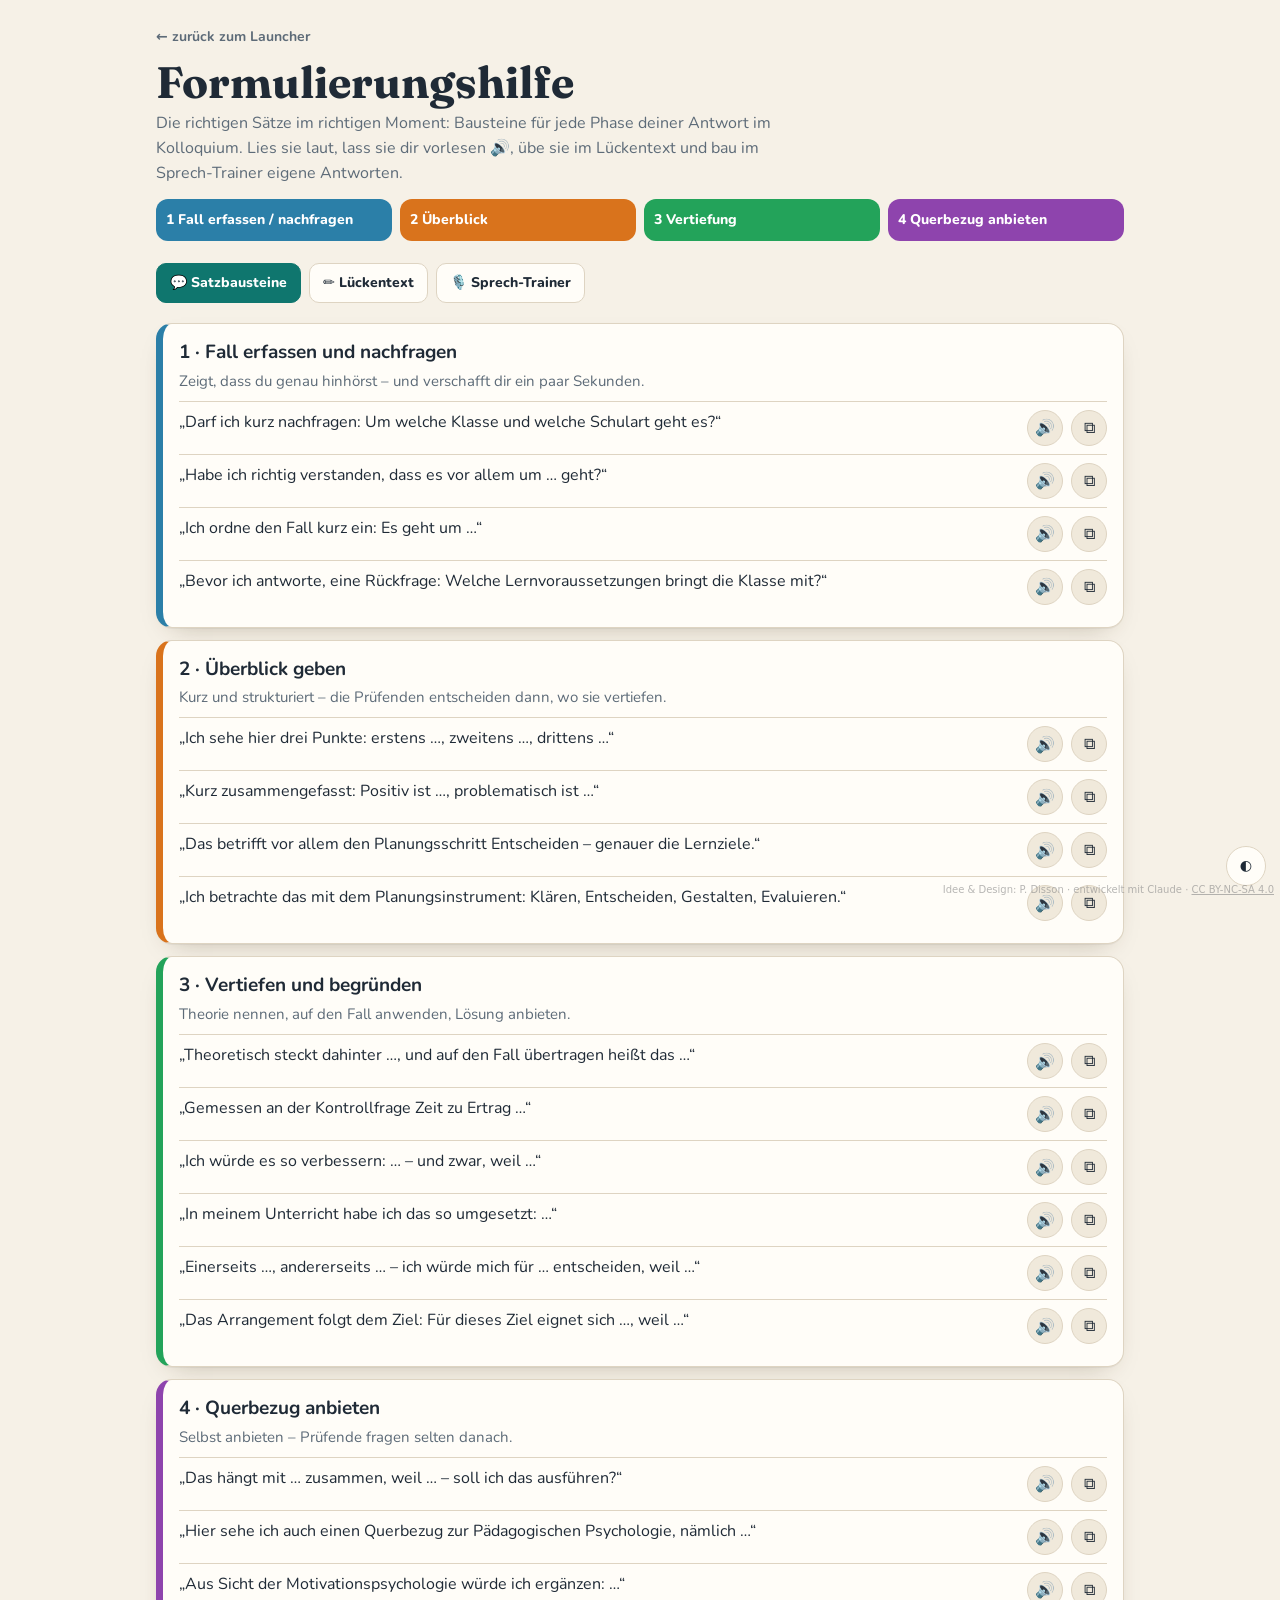
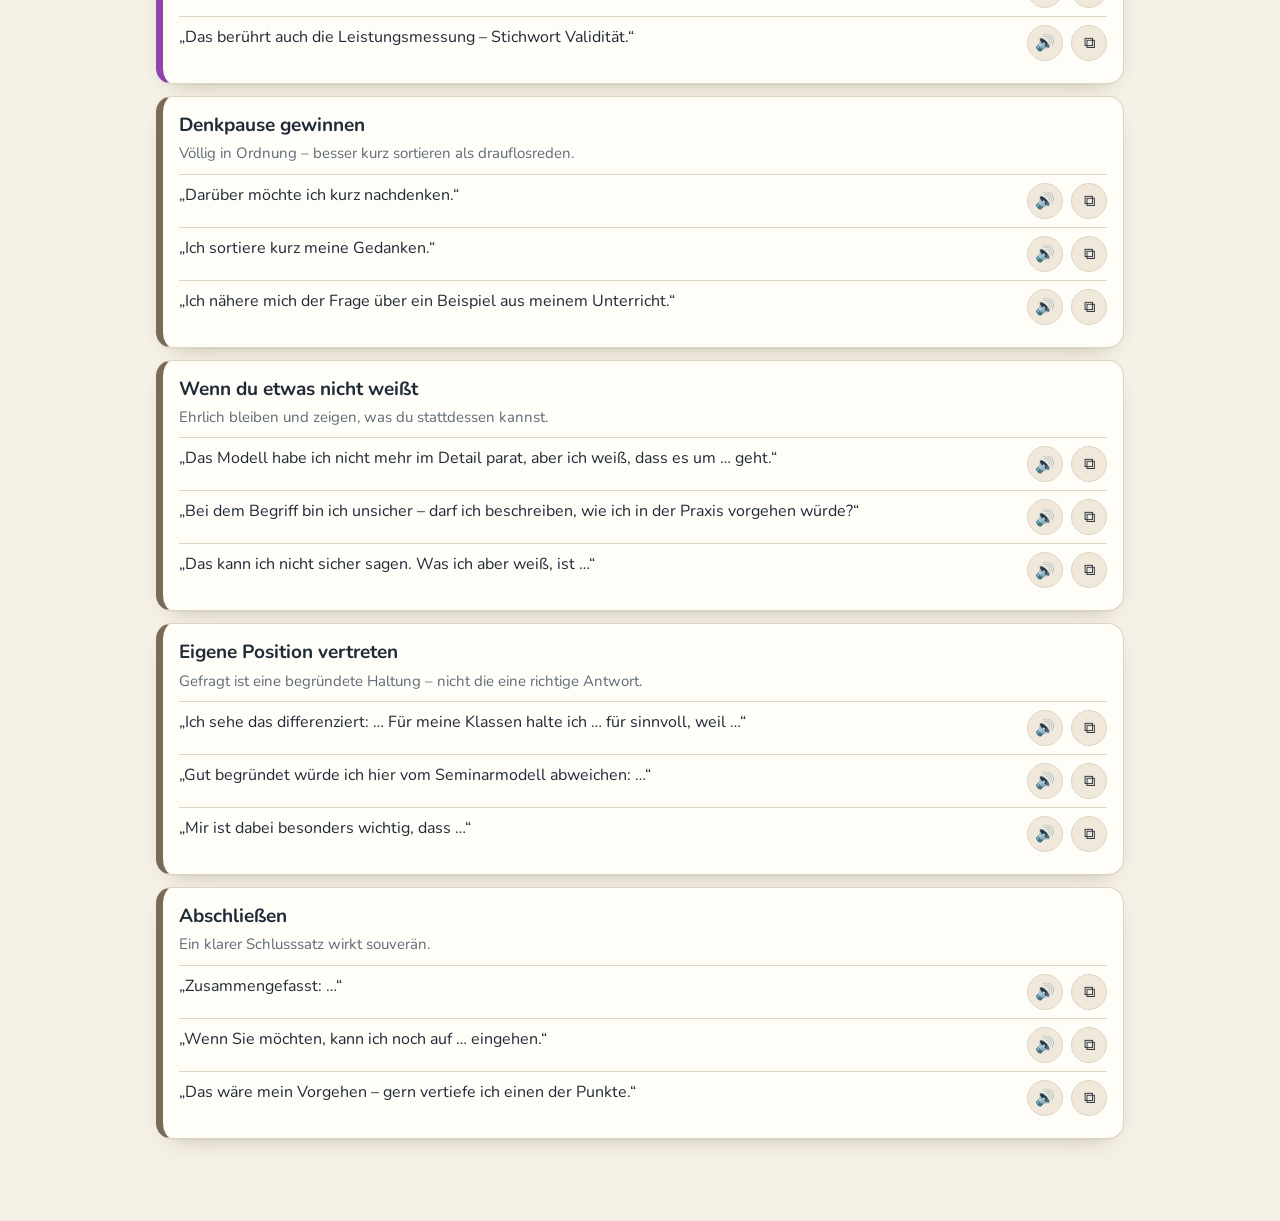
<file: training/formulierungshilfe.html>
<!doctype html>
<html lang="de">
<head>
<meta charset="utf-8">
<meta http-equiv="Content-Security-Policy" content="default-src 'self'; object-src 'none'; base-uri 'none'; form-action 'none'; connect-src 'self' data: blob:; img-src 'self' data: blob:; media-src 'self' data: blob:; font-src 'self' data:; style-src 'self' 'unsafe-inline'; manifest-src 'self'; worker-src 'self'; script-src 'self' 'sha256-uOjqMXUNAGoG2t460LKBHrfEsPVMK89tABehd0W6Mr8='">
<meta name="referrer" content="strict-origin-when-cross-origin">
<meta name="author" content="P. Disson">
<link rel="license" href="https://creativecommons.org/licenses/by-nc-sa/4.0/deed.de">
<meta name="viewport" content="width=device-width, initial-scale=1">
<title>Formulierungshilfe Kolloquium</title>
<meta name="description" content="Satzbausteine für die mündliche Prüfung: nachfragen, Überblick geben, vertiefen, Querbezug anbieten – mit Vorlesefunktion, Lückentext und Sprech-Trainer.">
<script src="../assets/app.js"></script>
<link rel="stylesheet" href="../assets/fonts/fonts.css">
<style>
:root{--bg:#f6f1e7;--surface:#fffdf8;--surface2:#f0e9db;--ink:#1f2a36;--muted:#5d6b78;--line:#ded4c2;--accent:#0f766e;--accent-ink:#fff;--good:#1f8a4c;--bad:#c0392b;
 --c1:#2b7fa8;--c2:#d9731c;--c3:#23a35a;--c4:#8e44ad;--c5:#7a6a58;--shadow:0 1px 0 rgba(0,0,0,.04),0 10px 26px -16px rgba(60,40,10,.4);
 --f-head:"Fraunces",Georgia,serif;--f-body:"Nunito",system-ui,-apple-system,"Segoe UI",sans-serif}
@media (prefers-color-scheme: dark){:root:not([data-theme="light"]){--bg:#12171d;--surface:#1b222b;--surface2:#232c37;--ink:#e8edf2;--muted:#9aa8b5;--line:#2f3a47;--accent:#2dd4bf;--accent-ink:#06201d;--good:#4ade80;--bad:#f87171;--c1:#5fb3dd;--c2:#f59e4b;--c3:#4ccf82;--c4:#c084fc;--c5:#b8a894;--shadow:0 10px 26px -14px rgba(0,0,0,.8)}}
:root[data-theme="dark"]{--bg:#12171d;--surface:#1b222b;--surface2:#232c37;--ink:#e8edf2;--muted:#9aa8b5;--line:#2f3a47;--accent:#2dd4bf;--accent-ink:#06201d;--good:#4ade80;--bad:#f87171;--c1:#5fb3dd;--c2:#f59e4b;--c3:#4ccf82;--c4:#c084fc;--c5:#b8a894;--shadow:0 10px 26px -14px rgba(0,0,0,.8)}
*{box-sizing:border-box}
body{margin:0;background:var(--bg);color:var(--ink);font:16px/1.55 var(--f-body)}
.wrap{max-width:1000px;margin:0 auto;padding:24px 16px 70px}
.back{font-size:14px;font-weight:700;text-decoration:none;color:var(--muted)}
h1{font-family:var(--f-head);font-size:clamp(30px,5vw,44px);margin:10px 0 6px;line-height:1.05}
h2{font-family:var(--f-head);font-size:clamp(22px,3.2vw,28px);margin:34px 0 6px}
.lead{color:var(--muted);margin:0 0 14px;max-width:64ch}
.tabs{display:flex;gap:8px;flex-wrap:wrap;margin:14px 0 4px;position:sticky;top:0;background:var(--bg);padding:8px 0;z-index:3}
.btn{font:inherit;font-weight:800;font-size:14px;border:1px solid var(--line);background:var(--surface);color:var(--ink);padding:8px 13px;border-radius:10px;cursor:pointer;text-decoration:none;min-height:40px}
.btn.pri{background:var(--accent);color:var(--accent-ink);border-color:var(--accent)}
.btn[aria-pressed="true"]{background:var(--accent);color:var(--accent-ink);border-color:var(--accent)}
.btn:focus-visible,select:focus-visible{outline:3px solid var(--accent);outline-offset:2px}
.schema{display:grid;grid-template-columns:repeat(4,minmax(0,1fr));gap:8px;margin:10px 0}
@media (max-width:700px){.schema{grid-template-columns:repeat(2,minmax(0,1fr))}}
.schema div{border-radius:12px;padding:10px;color:#fff;font-weight:800;font-size:14px}
.grp{background:var(--surface);border:1px solid var(--line);border-left:7px solid var(--c);border-radius:16px;padding:14px 16px;margin:12px 0;box-shadow:var(--shadow)}
.grp h3{margin:0 0 2px;font-size:19px}
.grp p.why{margin:0 0 8px;color:var(--muted);font-size:15px}
.ph{display:flex;gap:8px;align-items:flex-start;padding:8px 0;border-top:1px solid var(--line)}
.ph q{flex:1;quotes:"„" "“";font-size:16px}
.ph button{flex:0 0 auto;border:1px solid var(--line);background:var(--surface2);color:var(--ink);border-radius:99px;width:36px;height:36px;cursor:pointer;font-size:16px}
.ph button:hover{border-color:var(--accent)}
.panel{background:var(--surface);border:1px solid var(--line);border-radius:18px;padding:18px;box-shadow:var(--shadow);margin:12px 0}
.cloze{font-size:17px;line-height:2.1;margin:10px 0;padding:10px 0;border-top:1px solid var(--line)}
.cloze select{font:inherit;font-weight:700;font-size:16px;border:2px dashed var(--line);border-radius:8px;background:var(--surface2);color:var(--ink);padding:2px 6px}
.cloze select.ok{border:2px solid var(--good)}.cloze select.no{border:2px solid var(--bad)}
.res{font-weight:800}.res.ok{color:var(--good)}.res.no{color:var(--bad)}
.topic{font-family:var(--f-head);font-size:clamp(22px,3.4vw,30px);margin:6px 0}
.starter{display:grid;gap:8px;margin:10px 0}
.starter div{background:var(--surface2);border-radius:12px;padding:10px 12px;border-left:6px solid var(--c)}
.starter b{display:block;font-size:12px;letter-spacing:.08em;text-transform:uppercase;color:var(--muted)}
.clock{font-family:var(--f-head);font-size:52px;font-variant-numeric:tabular-nums;line-height:1}
.hint{color:var(--muted);font-size:14px}
.themebtn{position:fixed;right:14px;bottom:14px;border-radius:99px;z-index:5}
[hidden]{display:none!important}
</style>
</head>
<body>
<div class="wrap">
<a class="back" href="../index.html">← zurück zum Launcher</a>
<h1>Formulierungshilfe</h1>
<p class="lead">Die richtigen Sätze im richtigen Moment: Bausteine für jede Phase deiner Antwort im Kolloquium. Lies sie laut, lass sie dir vorlesen 🔊, übe sie im Lückentext und bau im Sprech-Trainer eigene Antworten.</p>
<div class="schema" aria-label="Antwortschema"><div style="background:var(--c1)">1 Fall erfassen / nachfragen</div><div style="background:var(--c2)">2 Überblick</div><div style="background:var(--c3)">3 Vertiefung</div><div style="background:var(--c4)">4 Querbezug anbieten</div></div>
<div class="tabs" role="tablist"><button class="btn" data-tab="bau" aria-pressed="true">💬 Satzbausteine</button><button class="btn" data-tab="luecke" aria-pressed="false">✏️ Lückentext</button><button class="btn" data-tab="sprech" aria-pressed="false">🎙️ Sprech-Trainer</button></div>

<section id="bau"></section>

<section id="luecke" hidden>
 <div class="panel"><p class="hint" style="margin-top:0">Wähle das passende Wort. Danach „Prüfen“ – und den fertigen Satz einmal laut sprechen.</p><div id="clozes"></div>
 <div class="row" style="display:flex;gap:8px;flex-wrap:wrap;align-items:center;margin-top:10px"><button class="btn pri" id="chk">Prüfen</button><button class="btn" id="newC">Neue Sätze</button><span class="res" id="cres" aria-live="polite"></span></div></div>
</section>

<section id="sprech" hidden>
 <div class="panel"><span class="hint">Dein Thema</span><div class="topic" id="topic"></div><p class="hint" id="topicHint"></p>
  <div class="starter" id="starters"></div>
  <div style="display:flex;gap:14px;align-items:center;flex-wrap:wrap"><div class="clock" id="clk">1:30</div><button class="btn pri" id="go">▶ 90 Sekunden sprechen</button><button class="btn" id="nextT">Neues Thema</button><button class="btn" id="readT">🔊 Bausteine vorlesen</button></div>
  <p class="hint">Nimm je einen Baustein pro Phase und füll ihn mit dem Thema. Danach: Hast du einen Querbezug angeboten? Bist du im Zeitrahmen geblieben?</p></div>
</section>
</div>
<button class="btn themebtn" id="theme" aria-label="Hell/Dunkel umschalten">◐</button>
<script>
"use strict";
const $=s=>document.querySelector(s);
const esc=s=>String(s).replace(/[&<>"]/g,c=>({"&":"&amp;","<":"&lt;",">":"&gt;",'"':"&quot;"}[c]));
const shuffle=a=>{a=a.slice();for(let i=a.length-1;i>0;i--){const j=Math.random()*(i+1)|0;[a[i],a[j]]=[a[j],a[i]]}return a};
const pick=a=>a[Math.random()*a.length|0];
const GROUPS=[
 {k:"erfassen",c:"--c1",t:"1 · Fall erfassen und nachfragen",w:"Zeigt, dass du genau hinhörst – und verschafft dir ein paar Sekunden.",p:["Darf ich kurz nachfragen: Um welche Klasse und welche Schulart geht es?","Habe ich richtig verstanden, dass es vor allem um … geht?","Ich ordne den Fall kurz ein: Es geht um …","Bevor ich antworte, eine Rückfrage: Welche Lernvoraussetzungen bringt die Klasse mit?"]},
 {k:"ueberblick",c:"--c2",t:"2 · Überblick geben",w:"Kurz und strukturiert – die Prüfenden entscheiden dann, wo sie vertiefen.",p:["Ich sehe hier drei Punkte: erstens …, zweitens …, drittens …","Kurz zusammengefasst: Positiv ist …, problematisch ist …","Das betrifft vor allem den Planungsschritt Entscheiden – genauer die Lernziele.","Ich betrachte das mit dem Planungsinstrument: Klären, Entscheiden, Gestalten, Evaluieren."]},
 {k:"vertiefung",c:"--c3",t:"3 · Vertiefen und begründen",w:"Theorie nennen, auf den Fall anwenden, Lösung anbieten.",p:["Theoretisch steckt dahinter …, und auf den Fall übertragen heißt das …","Gemessen an der Kontrollfrage Zeit zu Ertrag …","Ich würde es so verbessern: … – und zwar, weil …","In meinem Unterricht habe ich das so umgesetzt: …","Einerseits …, andererseits … – ich würde mich für … entscheiden, weil …","Das Arrangement folgt dem Ziel: Für dieses Ziel eignet sich …, weil …"]},
 {k:"querbezug",c:"--c4",t:"4 · Querbezug anbieten",w:"Selbst anbieten – Prüfende fragen selten danach.",p:["Das hängt mit … zusammen, weil … – soll ich das ausführen?","Hier sehe ich auch einen Querbezug zur Pädagogischen Psychologie, nämlich …","Aus Sicht der Motivationspsychologie würde ich ergänzen: …","Das berührt auch die Leistungsmessung – Stichwort Validität."]},
 {k:"zeit",c:"--c5",t:"Denkpause gewinnen",w:"Völlig in Ordnung – besser kurz sortieren als drauflosreden.",p:["Darüber möchte ich kurz nachdenken.","Ich sortiere kurz meine Gedanken.","Ich nähere mich der Frage über ein Beispiel aus meinem Unterricht."]},
 {k:"luecke",c:"--c5",t:"Wenn du etwas nicht weißt",w:"Ehrlich bleiben und zeigen, was du stattdessen kannst.",p:["Das Modell habe ich nicht mehr im Detail parat, aber ich weiß, dass es um … geht.","Bei dem Begriff bin ich unsicher – darf ich beschreiben, wie ich in der Praxis vorgehen würde?","Das kann ich nicht sicher sagen. Was ich aber weiß, ist …"]},
 {k:"position",c:"--c5",t:"Eigene Position vertreten",w:"Gefragt ist eine begründete Haltung – nicht die eine richtige Antwort.",p:["Ich sehe das differenziert: … Für meine Klassen halte ich … für sinnvoll, weil …","Gut begründet würde ich hier vom Seminarmodell abweichen: …","Mir ist dabei besonders wichtig, dass …"]},
 {k:"schluss",c:"--c5",t:"Abschließen",w:"Ein klarer Schlusssatz wirkt souverän.",p:["Zusammengefasst: …","Wenn Sie möchten, kann ich noch auf … eingehen.","Das wäre mein Vorgehen – gern vertiefe ich einen der Punkte."]}];
const CLOZE=[
 "Ein Lernziel ist eine möglichst konkrete, [[beobachtbare|interessante|motivierende]] Beschreibung einer Handlung.",
 "Nach Anderson & Krathwohl setzen höhere Stufen [[niedrigere voraus|keine Übung voraus|die Wissensarten außer Kraft]].",
 "Teilziele leite ich durch Zienern ab: Was kann jemand, der … [[kann|weiß|kennt]]?",
 "Ein informierender Einstieg dauert höchstens etwa [[4|10|20]] Minuten.",
 "Gruppenarbeit wirkt, wenn positive Interdependenz und [[individuelle Verantwortlichkeit|freie Gruppenwahl|eine gemeinsame Note]] gegeben sind.",
 "Präzise Lernziele sind die Grundlage für die [[Validität|Beliebtheit|Länge]] einer Klassenarbeit.",
 "Beim Evaluieren frage ich mit Mühlhausen: Was lief [[anders als geplant|genau nach Plan|am lautesten]] – und woran lag es?",
 "Wer Misserfolg auf mangelnde [[Anstrengung|Begabung|Intelligenz]] zurückführt, bleibt eher motiviert.",
 "Das Lehr-Lern-Arrangement folgt dem [[Ziel|Medium|Lehrbuch]].",
 "Medien sind nie Selbstzweck und nie [[Ausgangspunkt|Hilfsmittel|Teil der Stunde]].",
 "Nach Deci & Ryan stärken Autonomie, Kompetenz und [[soziale Eingebundenheit|Belohnungen|Notendruck]] die intrinsische Motivation.",
 "Im Kolloquium biete ich Querbezüge [[selbst an|nur auf Nachfrage an|lieber gar nicht an]].",
 "Die Kontrollfragen prüfen unter anderem, ob die [[Ergebnissicherung|Sitzordnung|Pausenaufsicht]] zum Ziel passt.",
 "Ein Einstieg mit Verpackung wird problematisch, wenn die Klasse das Thema [[erraten|aufschreiben|vorlesen]] soll.",
 "Kounin nennt die Fähigkeit, alles im Blick zu haben, [[Allgegenwärtigkeit|Überlappung|Schwung]].",
 "Wirksames Feedback beantwortet: Wo will ich hin, wo stehe ich und was ist der [[nächste Schritt|Notendurchschnitt|Lieblingsfehler]]?"];
const TOPICS=[["Lernziele formulieren","Ein Kollege schreibt: „Die SuS sollen die Schutzmaßnahmen kennen.“"],["Unterrichtseinstieg","Ein Einstieg mit 15-Minuten-Video und Thema-Raten."],["Sozialformen","45 Minuten Gruppenarbeit, obwohl am Montag die Klassenarbeit ist."],["Evaluieren","Die Stunde lief ganz anders als geplant."],["Prozessbeschreibung","Wie bereiten Sie eine Stunde vor?"],["Lehr-Lern-Arrangement","Wann wählen Sie direkte Instruktion, wann SOL?"],["Motivation","Die Klasse sagt: „Die Berufsschule zählt eh nicht.“"],["Klassenführung","Nach 20 Minuten wird es laut, Material wird verteilt."],["Feedback","Rückmeldungen bestehen nur aus Noten."],["Heterogenität","Sehr unterschiedliche Sprachniveaus in einer Klasse."],["Taxonomie","Erklären Sie den Aufbau der Taxonomie nach Anderson & Krathwohl."],["Zienern","Leiten Sie Teilziele für „Wechselschaltung aufbauen und prüfen“ ab."]];

/* Satzbausteine */
$("#bau").innerHTML=GROUPS.map(g=>`<div class="grp" style="--c:var(${g.c})"><h3>${esc(g.t)}</h3><p class="why">${esc(g.w)}</p>${g.p.map(p=>`<div class="ph"><q>${esc(p)}</q><button data-say="${esc(p)}" aria-label="Vorlesen" title="Vorlesen">🔊</button><button data-copy="${esc(p)}" aria-label="Kopieren" title="Kopieren">⧉</button></div>`).join("")}</div>`).join("");
function speak(t){try{if(!("speechSynthesis" in window))return alert("Dein Browser kann leider nicht vorlesen.");speechSynthesis.cancel();const u=new SpeechSynthesisUtterance(t.replace(/…/g,", ähm,"));u.lang="de-DE";u.rate=.95;const v=speechSynthesis.getVoices().find(v=>/^de/i.test(v.lang));if(v)u.voice=v;speechSynthesis.speak(u)}catch(e){}}
document.addEventListener("click",e=>{const s=e.target.closest("[data-say]");if(s)speak(s.dataset.say);const c=e.target.closest("[data-copy]");if(c){try{navigator.clipboard.writeText(c.dataset.copy);c.textContent="✓";setTimeout(()=>c.textContent="⧉",1200)}catch(err){}}});

/* Tabs */
document.querySelectorAll("[data-tab]").forEach(b=>b.onclick=()=>{document.querySelectorAll("[data-tab]").forEach(x=>x.setAttribute("aria-pressed",x===b));["bau","luecke","sprech"].forEach(id=>$("#"+id).hidden=id!==b.dataset.tab);if(b.dataset.tab==="sprech"&&!$("#topic").textContent)newTopic()});

/* Lückentext */
let cur=[];
function newCloze(){cur=shuffle(CLOZE).slice(0,6);$("#cres").textContent="";
 $("#clozes").innerHTML=cur.map((s,i)=>`<div class="cloze">${s.replace(/\[\[([^\]]+)\]\]/,(m,opts)=>{const o=opts.split("|");return `<select data-i="${i}" data-a="${esc(o[0])}" aria-label="Lücke ${i+1}"><option value="">…</option>${shuffle(o).map(x=>`<option>${esc(x)}</option>`).join("")}</select>`}).split(/(<select[\s\S]*?<\/select>)/).map(p=>p.startsWith("<select")?p:esc(p)).join("")}</div>`).join("")}
$("#chk").onclick=()=>{let ok=0;const ss=[...document.querySelectorAll(".cloze select")];ss.forEach(s=>{const r=s.value===s.dataset.a;s.className=s.value?(r?"ok":"no"):"no";if(r)ok++});$("#cres").className="res "+(ok===ss.length?"ok":"no");$("#cres").textContent=`${ok} von ${ss.length} richtig${ok===ss.length?" – jetzt die Sätze einmal laut sprechen!":""}`};
$("#newC").onclick=newCloze;newCloze();

/* Sprech-Trainer */
let tick=null,topic=null,starters=[];
function newTopic(){clearInterval(tick);tick=null;$("#clk").textContent="1:30";$("#go").disabled=false;topic=pick(TOPICS);$("#topic").textContent=topic[0];$("#topicHint").textContent=topic[1];
 starters=GROUPS.slice(0,4).map(g=>[g,pick(g.p)]);$("#starters").innerHTML=starters.map(([g,p])=>`<div style="--c:var(${g.c})"><b>${esc(g.t)}</b>„${esc(p)}“</div>`).join("")}
$("#nextT").onclick=newTopic;
$("#readT").onclick=()=>speak(starters.map(x=>x[1]).join(" "));
$("#go").onclick=()=>{let s=90;$("#go").disabled=true;clearInterval(tick);tick=setInterval(()=>{s--;$("#clk").textContent=`${Math.floor(Math.max(0,s)/60)}:${String(Math.max(0,s)%60).padStart(2,"0")}`;if(s<=0){clearInterval(tick);tick=null;$("#clk").textContent="Zeit!";$("#go").disabled=false}},1000)};

(function(){let t=null;try{t=JSON.parse(localStorage.getItem("lp-theme"))}catch(e){}if(t)document.documentElement.dataset.theme=t;
$("#theme").onclick=()=>{const c=document.documentElement.dataset.theme||(matchMedia("(prefers-color-scheme: dark)").matches?"dark":"light");const n=c==="dark"?"light":"dark";document.documentElement.dataset.theme=n;try{localStorage.setItem("lp-theme",JSON.stringify(n))}catch(e){}}})();
</script>
<style>.ll-credit{position:fixed;right:6px;bottom:4px;z-index:2147483000;font:10px/1.3 system-ui,sans-serif;color:#888;opacity:.6;pointer-events:none;max-width:calc(100vw - 12px);text-align:right}.ll-credit a{color:inherit;pointer-events:auto}.ll-credit:hover{opacity:1}@media print{.ll-credit{display:none}}</style>
<div class="ll-credit" lang="de">Idee &amp; Design: P. Disson · entwickelt mit Claude · <a href="https://creativecommons.org/licenses/by-nc-sa/4.0/deed.de" rel="license noopener" target="_blank">CC BY-NC-SA 4.0</a></div>
</body>
</html>
</file>
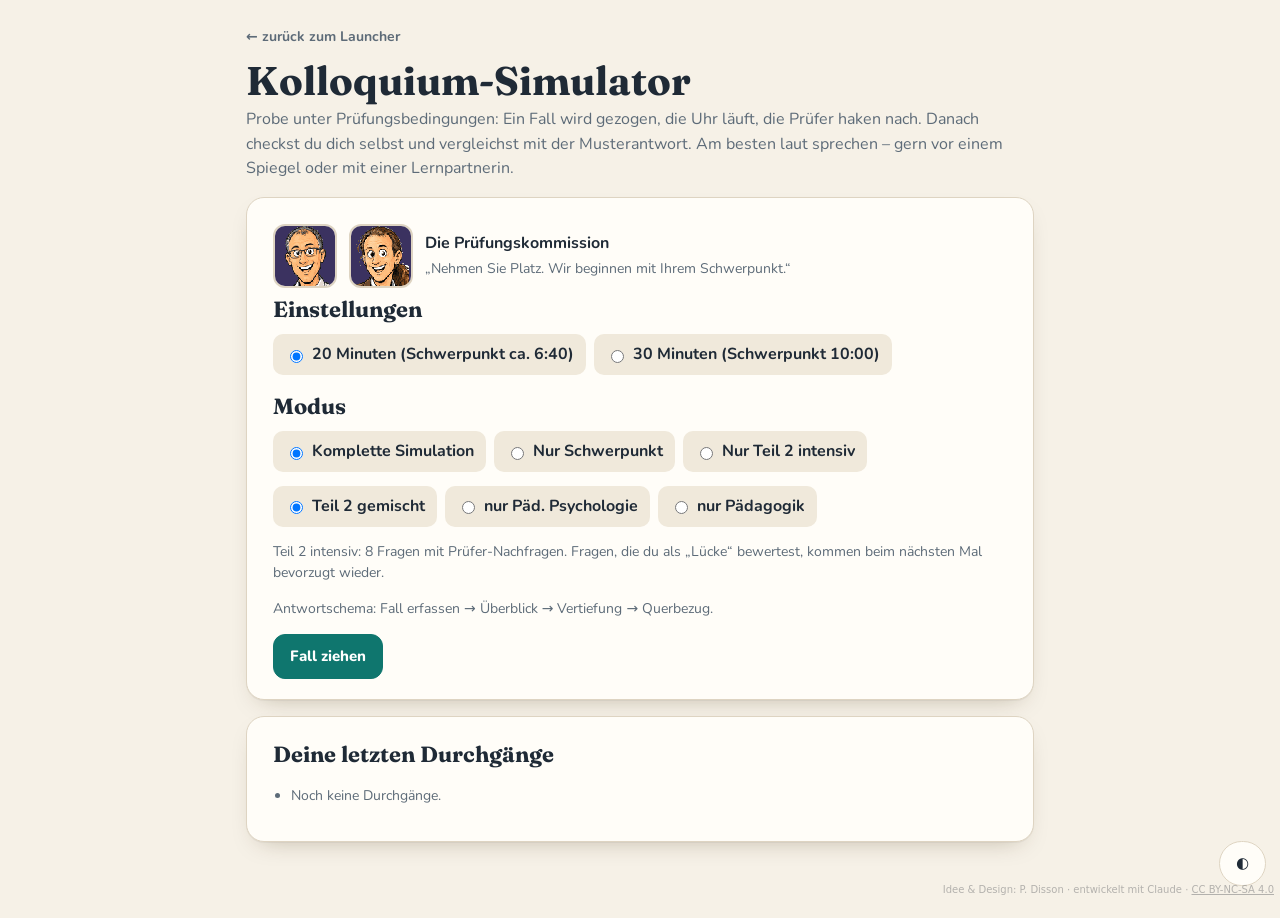
<file: training/kolloquium-simulator.html>
<!doctype html>
<html lang="de">
<head>
<meta charset="utf-8">
<meta http-equiv="Content-Security-Policy" content="default-src 'self'; object-src 'none'; base-uri 'none'; form-action 'none'; connect-src 'self' data: blob:; img-src 'self' data: blob:; media-src 'self' data: blob:; font-src 'self' data:; style-src 'self' 'unsafe-inline'; manifest-src 'self'; worker-src 'self'; script-src 'self' 'sha256-SQA1+Wn2+GhQMRwbpFoxE2aQZ+6vXpoU4SMjxn/spQs='">
<meta name="referrer" content="strict-origin-when-cross-origin">
<meta name="author" content="P. Disson">
<link rel="license" href="https://creativecommons.org/licenses/by-nc-sa/4.0/deed.de">
<meta name="viewport" content="width=device-width, initial-scale=1">
<title>Kolloquium-Simulator</title>
<meta name="description" content="Probe-Kolloquium: zufälliger Prüfungsfall zur Unterrichtsplanung mit Timer, Prüfer-Nachfragen, Selbstcheck und Musterantwort – danach Fragen aus Pädagogik und Pädagogischer Psychologie.">
<script src="../assets/app.js"></script>
<link rel="stylesheet" href="../assets/fonts/fonts.css">
<style>
:root{--bg:#f6f1e7;--surface:#fffdf8;--surface2:#f0e9db;--ink:#1f2a36;--muted:#5d6b78;--line:#ded4c2;--accent:#0f766e;--accent-ink:#fff;--good:#1f8a4c;--bad:#c0392b;--warn:#b7791f;--shadow:0 1px 0 rgba(0,0,0,.04),0 10px 26px -14px rgba(60,40,10,.35);--f-head:"Fraunces",Georgia,serif;--f-body:"Nunito",system-ui,-apple-system,"Segoe UI",sans-serif}
@media (prefers-color-scheme: dark){:root:not([data-theme="light"]){--bg:#12171d;--surface:#1b222b;--surface2:#232c37;--ink:#e8edf2;--muted:#9aa8b5;--line:#2f3a47;--accent:#2dd4bf;--accent-ink:#06201d;--good:#4ade80;--bad:#f87171;--warn:#fbbf24;--shadow:0 10px 26px -14px rgba(0,0,0,.8)}}
:root[data-theme="dark"]{--bg:#12171d;--surface:#1b222b;--surface2:#232c37;--ink:#e8edf2;--muted:#9aa8b5;--line:#2f3a47;--accent:#2dd4bf;--accent-ink:#06201d;--good:#4ade80;--bad:#f87171;--warn:#fbbf24;--shadow:0 10px 26px -14px rgba(0,0,0,.8)}
*{box-sizing:border-box}
body{margin:0;background:var(--bg);color:var(--ink);font:16px/1.55 var(--f-body)}
.wrap{max-width:820px;margin:0 auto;padding:24px 16px 60px}
.back{font-size:14px;font-weight:700;text-decoration:none;color:var(--muted)}
h1{font-family:var(--f-head);font-size:clamp(28px,5vw,40px);margin:10px 0 4px;line-height:1.1}
h2{font-family:var(--f-head);font-size:22px;margin:0 0 8px}
.lead{color:var(--muted);margin:0 0 16px}
.panel{background:var(--surface);border:1px solid var(--line);border-radius:18px;padding:20px clamp(16px,3vw,26px);box-shadow:var(--shadow);margin:16px 0}
.btn{font:inherit;font-weight:800;font-size:15px;border:1px solid var(--line);background:var(--surface);color:var(--ink);padding:10px 16px;border-radius:12px;cursor:pointer;min-height:44px}
.btn.pri{background:var(--accent);color:var(--accent-ink);border-color:var(--accent)}
.btn:disabled{opacity:.5;cursor:default}
.btn:focus-visible{outline:3px solid var(--accent);outline-offset:2px}
.row{display:flex;flex-wrap:wrap;gap:8px;align-items:center}
.opt{display:flex;gap:8px;flex-wrap:wrap;margin:8px 0 14px}
.opt label{display:flex;align-items:center;gap:6px;background:var(--surface2);padding:8px 12px;border-radius:10px;font-weight:700;cursor:pointer}
.examiners{display:flex;gap:12px;align-items:center;margin:6px 0 4px}
.examiners img{width:64px;height:64px;border-radius:12px;image-rendering:pixelated;border:2px solid var(--line);background:#2a2350}
.case{font-size:clamp(17px,2.6vw,20px);font-weight:600;line-height:1.5;border-left:5px solid var(--accent);padding:6px 0 6px 14px;margin:10px 0}
.type{font-size:12px;font-weight:800;text-transform:uppercase;letter-spacing:.08em;color:var(--muted)}
.clock{font-family:var(--f-head);font-variant-numeric:tabular-nums;font-size:clamp(46px,10vw,72px);line-height:1;margin:6px 0}
.clock.warn{color:var(--warn)} .clock.over{color:var(--bad)}
.tbar{height:8px;background:var(--surface2);border-radius:9px;overflow:hidden;margin:6px 0 12px}
.tbar i{display:block;height:100%;background:var(--accent);width:0;transition:width 1s linear}
.bubble{display:flex;gap:10px;align-items:flex-start;background:var(--surface2);border-radius:14px;padding:10px 12px;margin:8px 0;animation:pop .35s}
.bubble img{width:44px;height:44px;border-radius:10px;image-rendering:pixelated;flex:0 0 auto;background:#2a2350}
.bubble b{display:block;font-size:12px;color:var(--muted);text-transform:uppercase;letter-spacing:.05em}
@keyframes pop{from{transform:scale(.96);opacity:0}}
.schema{display:grid;grid-template-columns:repeat(4,1fr);gap:6px;margin:10px 0}
@media (max-width:600px){.schema{grid-template-columns:repeat(2,1fr)}}
.schema div{background:var(--surface2);border-radius:10px;padding:8px;font-size:13px;font-weight:700;text-align:center}
.checks label{display:flex;gap:10px;align-items:flex-start;padding:8px 0;border-bottom:1px solid var(--line);cursor:pointer}
.checks input{width:20px;height:20px;margin-top:3px;accent-color:var(--good);flex:0 0 auto}
.model{border-radius:12px;padding:12px 14px;margin:10px 0;background:var(--surface2)}
.model b.lbl{display:block;font-size:12px;letter-spacing:.08em;text-transform:uppercase;color:var(--accent);margin-bottom:4px}
.score{font-family:var(--f-head);font-size:34px}
.hint{color:var(--muted);font-size:14px}
.rate{display:flex;gap:6px;flex-wrap:wrap;margin-top:8px}
.hist{font-size:14px;color:var(--muted);padding-left:18px}
audio{width:100%;margin-top:8px}
.themebtn{position:fixed;right:14px;bottom:14px;border-radius:99px}
</style>
</head>
<body>
<div class="wrap">
 <a class="back" href="../index.html">← zurück zum Launcher</a>
 <h1>Kolloquium-Simulator</h1>
 <p class="lead">Probe unter Prüfungsbedingungen: Ein Fall wird gezogen, die Uhr läuft, die Prüfer haken nach. Danach checkst du dich selbst und vergleichst mit der Musterantwort. Am besten laut sprechen – gern vor einem Spiegel oder mit einer Lernpartnerin.</p>
 <div id="app"></div>
 <div class="panel"><h2>Deine letzten Durchgänge</h2><ul class="hist" id="hist"></ul></div>
</div>
<button class="btn themebtn" id="theme" aria-label="Hell/Dunkel umschalten">◐</button>
<script>
"use strict";
const IMG={eisele:"[data-uri]",jaeger:"[data-uri]"};
const store={get(k,d){try{const v=localStorage.getItem(k);return v?JSON.parse(v):d}catch(e){return d}},set(k,v){try{localStorage.setItem(k,JSON.stringify(v))}catch(e){}}};
const $=s=>document.querySelector(s);
const esc=s=>String(s).replace(/[&<>"]/g,c=>({"&":"&amp;","<":"&lt;",">":"&gt;",'"':"&quot;"}[c]));
const shuffle=a=>{a=[...a];for(let i=a.length-1;i>0;i--){const j=Math.floor(Math.random()*(i+1));[a[i],a[j]]=[a[j],a[i]]}return a};
(function(){const t=store.get("lp-theme",null);if(t)document.documentElement.dataset.theme=t;$("#theme").onclick=()=>{const c=document.documentElement.dataset.theme||(matchMedia("(prefers-color-scheme: dark)").matches?"dark":"light");const n=c==="dark"?"light":"dark";document.documentElement.dataset.theme=n;store.set("lp-theme",n)}})();

const CASES=[
 {t:"Lernziele analysieren",f:"Ein Kollege legt Ihnen seinen Entwurf zum Fehlerstromschutzschalter vor. Lernziele: (a) „Die SuS sollen den RCD kennen.“ (b) „Die SuS sollen verstehen, warum Schutzmaßnahmen wichtig sind.“ (c) „Die SuS sollen motiviert mitarbeiten.“ Beurteilen Sie die Lernziele.",
  n:["Wie würden Sie Ziel (a) präzise formulieren?","Auf welcher Taxonomiestufe läge Ihr verbessertes Ziel?","Wie überprüfen Sie ein affektives Ziel?"],
  m:["„Drei Probleme: unpräzise Verben, fehlende Bedingungen, bei (c) Lernziel und Verhaltenserwartung verwechselt.“","(a) „kennen“ nicht beobachtbar → „anhand einer Prinzipskizze die Funktion erklären“ (AFB II). (b) mischt kognitiv/affektiv → trennen; affektiv nur über Anzeichen prüfbar. (c) kein Lernziel. Hauptziel und Zielgerüst fehlen (zienern).","Validität der Leistungsmessung hängt an präzisen Zielen; Operatoren ↔ AFB."]},
 {t:"Zielgerüst entwickeln",f:"Hauptziel: „Am Ende können die SuS eine Wechselschaltung nach Stromlaufplan aufbauen und prüfen.“ Entwickeln Sie ein Zielgerüst und leiten Sie Ideen für die Gestaltung ab.",
  n:["Welche Teilziele würden Sie in eine andere Stunde verschieben?","Welche Sozialform wählen Sie für den Aufbau – und warum?","Wie differenzieren Sie?"],
  m:["„Ich würde zienern: Was kann jemand, der … kann? Daraus ergeben sich kognitive und psychomotorische Teilziele.“","Symbole benennen · Funktion erklären · Stromlaufplan → Verdrahtungsplan · fachgerecht anschließen · in Betrieb nehmen und prüfen · Fehler eingrenzen → reduzieren. Gestaltung: Lernsituation Treppenhaus, Demonstration mit lautem Denken, PA mit Checkliste, Prüfprotokoll, Sternaufgabe Kreuzschaltung.","Bruner (enaktiv → ikonisch → symbolisch), Modelllernen (Bandura)."]},
 {t:"Einstieg bewerten",f:"Ein Referendar zeigt zu Beginn ein achtminütiges Video eines Wohnungsbrandes. Danach fragt er: „Na, was könnte heute unser Thema sein?“ Nach zehn Minuten Raten nennt er es selbst. Bewerten Sie den Einstieg.",
  n:["Wie würden Sie den Einstieg verbessern?","Welche Einstiegsform halten Sie für Ihren Unterricht für besonders geeignet?","Warum braucht es überhaupt einen Einstieg?"],
  m:["„Ein Einstieg mit Verpackung: emotionaler Aufhänger gut – Dauer, Raten und fehlendes Ziel problematisch.“","18 statt max. 10 Min.; Raten ufert aus; Aufmerksamkeit verbraucht; kein Lernzielbezug. Besser: kurzer Ausschnitt, beschreiben, Problemfrage festhalten, Ziel und Ablauf offenlegen – oder Lernsituation mit Lernprodukt.","Aufmerksamkeit als Flaschenhals (Mehrspeichermodell), Ergebnis-Folge-Erwartung (Heckhausen)."]},
 {t:"Sozialform begründen",f:"Ziel der Stunde: „Die SuS können den Spannungsfall einer Leitung berechnen“ – das wird in der Klassenarbeit am Montag abgefragt. Die Kollegin plant 45 Minuten Gruppenarbeit mit einem Plakat pro Gruppe. Was meinen Sie?",
  n:["Wie verhindern Sie Trittbrettfahren?","Wann wäre Gruppenarbeit hier sinnvoll?","Wie stellen Sie fest, ob alle es können?"],
  m:["„Die Sozialform passt nicht ganz zum Ziel: Wer es allein können muss, braucht Einzel- oder Partnerphasen.“","Gruppenarbeit für komplexe Aufgaben; hier Trittbrettfahren. Besser: Lösungsbeispiel → PA → EA mit Lösungsblatt. Wenn GA: individuelle Verantwortlichkeit, Präsentierende auslosen.","Free rider/sucker effect (kooperatives Lernen), Sandwich-Prinzip, Tuckman."]},
 {t:"Gesprächssituation",f:"Ihr Mentor sagt im Flur kurz vor der Stunde: „Ich plane immer vom Arbeitsblatt aus – das ist effizient. Warum sollte ich mit Lernzielen anfangen?“ Was antworten Sie?",
  n:["Was ist bei dieser Gesprächssituation zu beachten?","Welche Kommunikationstheorie hilft hier?"],
  m:["Rahmen beachten: kurz, wertschätzend, keine Belehrung zwischen Tür und Angel.","„Ich verstehe den Gedanken. Mir hilft das Ziel zuerst, weil ich dann schneller weiß, welches Material ich brauche – das spart Recherche – und wie ich prüfe, ob es geklappt hat. Wollen wir das mal an einer Stunde anschauen?“","„Medien nie Ausgangspunkt“; Ich-Botschaft, Beziehungsebene (Schulz von Thun/Watzlawick)."]},
 {t:"Knifflige Situation analysieren",f:"Heterogene Klasse mit vielen Misserfolgserfahrungen, 90 Minuten Reihenschaltung. Plan: 30 Min. Lehrervortrag mit Formeln, dann 40 Min. Arbeitsblatt mit 12 Aufgaben, Rest Besprechung. Nach 15 Min. Unruhe, nach 60 Min. haben nur vier Schüler mehr als zwei Aufgaben gelöst. Analysieren Sie und entwickeln Sie Lösungsideen.",
  n:["Was sagt die Motivationspsychologie dazu?","Wie sähe Ihr Verlaufsplan aus?","Welche Rolle spielt die Bezugsnorm?"],
  m:["Nachfrage: „Gab es ein Stundenziel, das die Klasse kannte?“ – Überblick: „Probleme in Klären, Entscheiden und Gestalten.“","Bedingungen ignoriert; kein Zielgerüst/Sinn/Evaluation; Vortrag zu lang; Kontrollfragen verletzt. Ideen: informierender Einstieg, Messen vor Rechnen, Input ≤ 10 Min., angeleitetes Üben bis ≥ 80 %, gestufte Aufgaben, Lösungskarten, Exit-Ticket.","Atkinson (Misserfolgsmotiv), individuelle Bezugsnorm, Kounin, direkte Instruktion."]},
 {t:"Prozessbeschreibung",f:"Stellen Sie dar, wie Sie bei der Vorbereitung einer Unterrichtsstunde vorgehen.",
  n:["Wie gehen Sie beim Zienern konkret vor?","Was tun Sie, wenn die Zeit knapp wird?","Weichen Sie irgendwo vom Seminarmodell ab?"],
  m:["„Ich plane in vier Schritten nach dem Seminarmodell …“ (60-Sekunden-Version)","Zeitbudget · Zeitfresser meiden · Klärungen · Thema eingrenzen · Hauptziel → zienern → Zielgerüst · Recherche begrenzen · Evaluation, vorläufiger Einstieg, LLA · Notfallprogramm · Verlauf je Phase.","Lehrergesundheit (Zeitbudget, AVEM), Gedächtnis (roter Faden, Sicherung)."]},
 {t:"Diskussionsfrage",f:"Darf Schule überhaupt affektive Lernziele verfolgen – und woran merken Sie, ob sie erreicht sind?",
  n:["Wo liegt die Grenze zur Indoktrination?","Würden Sie affektive Ziele benoten?"],
  m:["„Ja – sie darf und muss es sogar, mit Grenzen; überprüfbar nur über Anzeichen.“","Erziehungs-/Bildungsauftrag, Handlungskompetenz; Arbeitssicherheit. Grenze: Werte anbieten, nicht überwältigen. Anzeichen: Verhalten, Argumentation in Dilemmata, Selbsteinschätzung, Ausbilder-Feedback. Nicht benoten.","Hanisch (Vorbilder, Zuschreibungen, Erlebnisse), Bandura (Modelllernen)."]},
 {t:"Sozialform & Gruppenphase",f:"Eine Kollegin erzählt: „Meine neue Klasse ist erst zwei Wochen zusammen, es gibt ständig Streit. Ich wollte morgen ein Gruppenpuzzle machen – soll ich es lieber lassen?“",
  n:["In welcher Gruppenphase ist die Klasse vermutlich?","Wie würden Sie die Gruppen bilden?","Was tun Sie während der Gruppenarbeit?"],
  m:["„Die Klasse ist vermutlich im Storming. Gruppenarbeit nicht abschaffen, aber stark strukturieren.“","Klare Rollen, Regeln, kurze Phasen, Zufallsgruppen (niemand bleibt übrig), eindeutige Ergebniserwartung; Lehrkraft beobachtet gezielt; evtl. zuerst Partnerarbeit als Zwischenschritt.","Tuckman ↔ kooperatives Lernen (vom Seminar ausdrücklich genannt), Kounin, Mobbingprävention."]},
 {t:"Entwurf prüfen",f:"Stundenentwurf: Hauptziel „Die SuS kennen das Ohm'sche Gesetz“. Einstieg: Arbeitsblatt austeilen. Methode: Stationenlernen mit acht Stationen in 45 Minuten. Was fällt Ihnen auf?",
  n:["Welches Lehr-Lern-Arrangement würden Sie wählen?","Wie formulieren Sie das Hauptziel neu?"],
  m:["„Drei Punkte: unpräzises Hauptziel, Medium als Ausgangspunkt, Zeit-Ertrags-Verhältnis.“","Ziel: „… mit dem Ohm'schen Gesetz Spannung, Strom oder Widerstand berechnen“. Einstieg ohne Ziel/Sinn. Acht Stationen in 45 Min. unrealistisch, keine Sicherung. Für ein bestehendes Modell eher direkte Instruktion mit Lösungsbeispiel und angeleitetem Üben.","Arbeitsgedächtnis/kognitive Belastung; Klassenführung (Übergänge als Zeitfresser)."]},
 {t:"Evaluieren",f:"Ihr Exit-Ticket am Ende der Stunde zeigt: 70 % der Klasse können die Kernaufgabe nicht lösen. Wie gehen Sie damit um – und was bedeutet das für die nächste Stunde?",
  n:["Welche Art von Überraschung ist das?","Wie gestalten Sie die nächste Stunde?"],
  m:["„Das ist genau der Sinn formativer Evaluation – ich analysiere, woran es lag, und passe die nächste Stunde an.“","Mühlhausen: vermeidbar (Entwurf, z. B. zu schneller Übergang) oder unvermeidbar (Niveauüberraschung)? Nächste Stunde: Fehleranalyse, erneutes Lösungsbeispiel, angeleitetes Üben, Differenzierung, erneute Kurzdiagnose.","Individuelle Bezugsnorm, Attribution (Anstrengung statt Begabung), Lehrergesundheit (nicht beleidigt sein)."]},
 {t:"Bedingungen klären",f:"In Ihrer Klasse sind mehrere Schüler mit geringen Deutschkenntnissen. Für die nächste Stunde planen Sie, einen zweiseitigen Herstellertext lesen zu lassen. Was bedenken Sie bei der Planung?",
  n:["Was ist der Unterschied zwischen Textoptimierung und Vereinfachung?","Wäre ein Nachteilsausgleich denkbar?"],
  m:["„Das betrifft das Klären der Bedingungen und die Gestaltung der Aufträge.“","Sprachniveau klären; Text optimieren/vereinfachen (kurze Sätze, Aktiv, Gliederung), Fachwörter erklären statt ersetzen, Glossar, Leseaufträge mit Leitfragen; sonst misst man Lesefähigkeit statt Fachkompetenz.","Validität, Inklusion/Nachteilsausgleich, Arbeitsgedächtnis."]}
];
const GENERIC=["Können Sie das an einem Beispiel aus Ihrem Unterricht zeigen?","Welche Theorie steckt dahinter?","Sehen Sie eine Verbindung zur Pädagogischen Psychologie?","Und wenn das nicht klappt – was dann?"];
const REST=[
 ["Päd","Nennen Sie die Gütekriterien der Leistungsmessung.","Objektivität, Reliabilität, Validität – mit Beispiel aus der eigenen Klassenarbeit; Erwartungshorizont sichert Objektivität."],
 ["Päd","Welche Bezugsnormen kennen Sie – und welche nutzen Sie?","Sozial, individuell, sachlich; individuelle Bezugsnorm motivational günstig (Rheinberg), Noten sachlich."],
 ["Päd","Nennen Sie typische Beurteilungsfehler.","Halo-Effekt, Milde/Strenge, Tendenz zur Mitte, Reihenfolgeeffekt, Erwartungseffekt; Gegenmittel: Kriterien, Erwartungshorizont, anonym korrigieren."],
 ["Päd","Wie gestalten Sie einen guten Lehrervortrag?","5–20 Min., Struktur sichtbar, Advance Organizer, anschaulich, Pausen, Zusammenfassung, anschließend aktivieren."],
 ["Päd","Was macht einen guten Arbeitsauftrag aus?","Was, Zeit, Sozialform, Hilfsmittel, Ergebnisform, Präsentation – schriftlich sichtbar, Verständnis prüfen."],
 ["Päd","Erklären Sie die direkte Instruktion.","Ziel, Vorwissen, Modellieren am Lösungsbeispiel, angeleitetes Üben bis ≥ 80 %, selbstständiges Üben, Rückmeldung; gut für bestehende Modelle."],
 ["Päd","Was ist kooperatives Lernen nach Helmke?","Positive Interdependenz, individuelle Verantwortlichkeit, Interaktion, soziale Kompetenzen, Reflexion."],
 ["Päd","Was verstehen Sie unter dem Erziehungsauftrag in der Berufsschule?","Schulgesetz/Bildungsauftrag, Handlungskompetenz; Werte vorleben (Hanisch), Arbeitssicherheit, Pünktlichkeit; eigene Position."],
 ["Päd","Nachteilsausgleich oder Notenschutz – was ist der Unterschied?","NTA: Bedingungen anpassen, Anforderungen gleich, kein Zeugnisvermerk. Notenschutz: Anforderungen abweichend, Vermerk."],
 ["Päd","Wie vereinfachen Sie Texte sprachlich?","Kurze Sätze, Aktiv, Verbalstil, Gliederung, Fachwörter erklären, gleichbleibende Begriffe; Sprache vereinfachen, nicht das Fach."],
 ["Päd","Wie gelingt Schulentwicklung?","Unterrichts-, Personal-, Organisationsentwicklung; Feedbackkultur, Teams, OES mit Selbstevaluation; Helmke-Sequenz."],
 ["Psy","Was macht gute Klassenführung nach Kounin aus?","Allgegenwärtigkeit, Überlappung, Reibungslosigkeit/Schwung, Gruppenmobilisierung, Rechenschaft – Prävention statt Reaktion."],
 ["Psy","Welche Ziele störenden Verhaltens beschreibt Dreikurs?","Aufmerksamkeit, Macht, Rache, Unzulänglichkeit; Diagnose über eigenes Gefühl und Reaktion des Schülers; jeweils passende Reaktion."],
 ["Psy","Erklären Sie das Risiko-Wahl-Modell.","Atkinson: Erfolgs- vs. Misserfolgsmotiv; Aufgabenwahl mittel vs. extrem; Konsequenz: mittelschwere Aufgaben, individuelle Bezugsnorm."],
 ["Psy","Was ist Kausalattribution?","Weiner: internal/external × stabil/variabel; günstig: Misserfolg auf Anstrengung; Lehrkraft-Feedback beeinflusst Attribution."],
 ["Psy","Was sind die Grundbedürfnisse nach Deci und Ryan?","Kompetenz, Autonomie, Eingebundenheit – Beispiele für Unterricht: Erfolgserlebnisse, Wahlaufgaben, Partnerarbeit."],
 ["Psy","Erklären Sie das Mehrspeichermodell.","Sensorisches Register, Arbeitsgedächtnis (begrenzt), Langzeitgedächtnis; Konsequenz: Input portionieren, Vorwissen aktivieren, sichern."],
 ["Psy","Wie kann man Vergessen entgegenwirken?","Verteiltes Wiederholen, Abrufüben (Testing-Effekt), Elaboration, Visualisierung; Interferenz vermeiden."],
 ["Psy","Was ist operante Konditionierung?","Skinner: Verhalten wird durch Konsequenzen gesteuert; Vier-Felder-Matrix; Verstärkung wirksamer als Strafe."],
 ["Psy","Lernen am Modell – was bedeutet das für Sie als Lehrkraft?","Bandura: Aufmerksamkeit, Gedächtnis, Reproduktion, Motivation; Lehrkraft als Modell (Pünktlichkeit, Sicherheit, Umgangston)."],
 ["Psy","Was ist eine Ich-Botschaft – und wann nutzen Sie sie?","Verhalten + Gefühl + Wirkung, ohne Vorwurf (Gordon); bei Störungen, im Einzelgespräch."],
 ["Psy","Erklären Sie das Vier-Seiten-Modell.","Sachinhalt, Selbstkundgabe, Beziehung, Appell; Missverständnisse entstehen, wenn mit dem „falschen Ohr“ gehört wird."],
 ["Psy","Was ist Gewaltfreie Kommunikation?","Rosenberg: Beobachtung, Gefühl, Bedürfnis, Bitte; Beobachtung ohne Bewertung."],
 ["Psy","Wie entsteht Stress nach Lazarus?","Transaktional: primäre und sekundäre Bewertung, Coping problem-/emotionsorientiert, Neubewertung; Umdeuten als Herausforderung."],
 ["Psy","Welche Muster beschreibt die Potsdamer Lehrerstudie?","AVEM: G, S, A (Selbstüberforderung), B (Burnout); Prävention: Distanzierung, Zeitbudget, Kollegium."],
 ["Psy","Wie erkennen Sie Mobbing – und was tun Sie?","Wiederholt, systematisch, Machtungleichgewicht; beobachten, dokumentieren, Schule informieren; Farsta oder No Blame Approach."],
 ["Psy","Wie läuft eine Mediation ab?","Einleitung, Sichtweisen, Konflikterhellung, Lösungen, Vereinbarung; freiwillig, allparteilich, vertraulich."],
 ["Psy","Was tun Sie bei einer akuten Schlägerei?","Laut eingreifen, trennen, Hilfe holen, Erste Hilfe, Selbstschutz, später aufarbeiten und dokumentieren."],
 ["Psy","Welche Phasen der Gruppenentwicklung kennen Sie?","Tuckman: Forming, Storming, Norming, Performing (Adjourning) – Konsequenzen für Sozialformen und Regeln."],
 /* Mini-Fälle mit Nachfrage – Teil 2 intensiv */
 ["Psy","Ein Schüler sagt: „Ich bin halt zu blöd für Mathe.“ Wie gehen Sie vor?","Attribution (Weiner): internal, stabil, unkontrollierbar → ungünstig. Reattribution auf Anstrengung und Strategie, Erfolgserlebnisse mit mittelschweren Aufgaben, Fortschritt sichtbar machen, Selbstkonzept stärken.","Welche Bezugsnorm hilft hier – und warum?","Individuelle Bezugsnorm: Fortschritt zum eigenen früheren Stand wird sichtbar. Die soziale Bezugsnorm würde ihn dauerhaft als schwach zeigen (Rheinberg & Krug)."],
 ["Psy","Ein Auszubildender bekommt bei Prüfmessungen zittrige Hände und Herzklopfen. Erklären Sie das lerntheoretisch.","Klassische Konditionierung: Die Prüfsituation wurde mit Misserfolg oder Bloßstellung gekoppelt und löst nun Angst aus. Abbau durch kleinschrittiges Üben in entspannter Situation, Erfolgserlebnisse, Gegenkonditionierung.","Was können Sie vorbeugend im Unterricht tun?","Prüfsituationen angstfrei üben, Fehlerkultur, transparente Kriterien, Bloßstellung vermeiden, Probedurchläufe, ggf. Entspannungstechniken."],
 ["Psy","Eine Schülerin stört ständig mit Zwischenrufen. Was steckt nach Dreikurs dahinter – und wie reagieren Sie?","Ziel über das eigene Gefühl erkennen: Fühle ich mich genervt, geht es meist um Aufmerksamkeit. Aufmerksamkeit für erwünschtes Verhalten geben, Störung kurz und unaufgeregt begrenzen, Ich-Botschaft, Einzelgespräch.","Und wenn Sie sich eher herausgefordert fühlen?","Hinweis auf das Ziel Macht: Machtkampf vermeiden, Wahlmöglichkeiten und Verantwortung geben, ruhig bleiben, Klärung später unter vier Augen."],
 ["Psy","Sie können abends nicht abschalten und korrigieren jedes Wochenende. Was sagt die Psychologie dazu?","AVEM (Schaarschmidt): Risikomuster A – hohes Engagement, geringe Distanzierungsfähigkeit. Lazarus: Belastung entsteht über Bewertung und Ressourcen. Prävention: Zeitbudget, Prioritäten, Distanzierung, Kollegium, Grenzen setzen.","Was ist der Unterschied zwischen problem- und emotionsorientiertem Coping?","Problemorientiert: Situation verändern, z. B. Korrekturplan, Aufgaben teilen. Emotionsorientiert: eigene Reaktion regulieren, z. B. Umdeuten, Entspannung, Sport."],
 ["Psy","In der Klassengruppe kursiert ein bloßstellendes Foto eines Schülers. Wie gehen Sie vor?","Cybermobbing ernst nehmen: Opfer schützen und stärken, Vorfall sichern und dokumentieren, Klassenlehrkraft und Schulleitung einbeziehen, abgestimmtes Vorgehen (No-Blame-Approach oder Farsta), ggf. Eltern; Prävention über Regeln und Medienbildung.","Worin unterscheiden sich Farsta-Methode und No-Blame-Approach?","Farsta: konfrontativ – Täter werden einzeln mit klarer Erwartung konfrontiert. No Blame: keine Schuldzuweisung, Unterstützergruppe auch mit Beteiligten, Verantwortung übertragen, Nachgespräche."],
 ["Psy","Ihre Klasse sagt: „Die Berufsschule zählt eh nicht.“ Wie motivieren Sie?","Heckhausen: Ergebnis-Folge-Erwartung stärken (Bezug zu Prüfung und Betrieb). Deci & Ryan: Kompetenz, Autonomie, Eingebundenheit. Lernsituationen aus dem Betrieb, Erfolgserlebnisse, Wahlaufgaben.","Wie erklärt Atkinson das Verhalten misserfolgsängstlicher Lernender?","Sie meiden mittelschwere Aufgaben und wählen sehr leichte oder sehr schwere – so lässt sich Misserfolg nicht auf die eigene Fähigkeit beziehen. Konsequenz: passende Schwierigkeit und individuelle Bezugsnorm."],
 ["Psy","Zwei Schüler geraten in der Werkstatt aneinander, es wird handgreiflich. Was tun Sie – sofort und danach?","Sofort: laut und klar eingreifen, trennen, Hilfe holen, Selbstschutz, Erste Hilfe, Gefahrenquellen sichern. Danach: Einzelgespräche, Dokumentation, Klassenlehrkraft und Schulleitung informieren, Aufarbeitung (z. B. Mediation), Prävention.","Wann eignet sich eine Mediation – und wann nicht?","Geeignet bei Konflikten zwischen etwa gleich starken Parteien, die freiwillig teilnehmen. Ungeeignet bei Mobbing bzw. Machtungleichgewicht oder akuter Gewalt."],
 ["Psy","Wie geben Sie lernförderliches Feedback nach einer Klassenarbeit?","Hattie & Timperley: Feed Up, Feed Back, Feed Forward; auf Aufgaben- und Prozessebene, konkret, zeitnah, Stärken und nächster Schritt; individuelle Bezugsnorm; Berichtigung mit Ziel.","Warum ist Lob wie „Du bist schlau“ wenig wirksam?","Es enthält keine Information zur Aufgabe und fördert eine stabile Fähigkeitsattribution. Besser Strategie und Anstrengung rückmelden."],
 ["Psy","Wie bereiten Sie Inhalte so auf, dass sie im Langzeitgedächtnis ankommen?","Vorwissen aktivieren (Advance Organizer), elaborieren, strukturieren, visualisieren, Abrufübungen, verteilt wiederholen – Netzwerkmodell des Langzeitgedächtnisses.","Was ist der Testing-Effekt?","Aktives Abrufen, z. B. ein kurzes Quiz, festigt Wissen stärker als erneutes Lesen."],
 ["Psy","Ein Schüler verweigert die Arbeit: „Sie können mir gar nichts!“ Wie reagieren Sie?","Ruhig bleiben, keinen Machtkampf vor der Klasse (Dreikurs: Macht), Ich-Botschaft, Wahlmöglichkeit anbieten, disziplinorientiertes Einzelgespräch, Konsequenzen ankündigen und konsequent umsetzen.","Welche Kommunikationssperren nach Gordon vermeiden Sie dabei?","Zum Beispiel Befehlen, Drohen, Moralisieren, Belehren, Beschimpfen, Ironie – sie blockieren das Gespräch."],
 ["Psy","Was ist eine Fallbesprechungsgruppe und wozu dient sie?","Kollegiale Fallberatung in festen Phasen: Fall schildern, Verständnisfragen, Hypothesen, Lösungsideen, Rückmeldung der fallgebenden Person. Differenziert subjektive Theorien, entlastet, ermöglicht Perspektivwechsel.","Warum sind differenzierte subjektive Theorien wichtig?","Wer mehrere Erklärungen für Verhalten kennt, reagiert flexibler und passender – erfolgreiche Lehrkräfte deuten Störungen vielfältiger."],
 ["Päd","Wie bilden Sie eine mündliche Note transparent?","Kriterien vorher offenlegen (Qualität vor Quantität), regelmäßig dokumentieren, verschiedene Leistungsarten berücksichtigen, Zwischenstand rückmelden, Beurteilungsfehler bewusst vermeiden.","Welcher Beurteilungsfehler droht bei mündlichen Noten besonders?","Halo-Effekt und Erwartungseffekte – ein Gesamteindruck oder frühere Leistungen färben die Bewertung. Gegenmittel: Kriterien und Notizen."],
 ["Päd","Wann setzen Sie die Projektmethode nach Frey ein?","Bei komplexen, handlungsorientierten Aufgaben: Projektinitiative, Auseinandersetzung, Plan, Durchführung, Abschluss; Fixpunkte und Metainteraktion. Passt zum Lernfeldkonzept, braucht aber viel Zeit.","Was sind Fixpunkte und Metainteraktion?","Fixpunkte: vereinbarte Zwischenstopps zum Abgleich. Metainteraktion: gemeinsames Nachdenken über den Arbeitsprozess und das Miteinander."],
 ["Päd","Was bedeutet selbstorganisiertes Lernen mit Sandwich-Prinzip?","Wechsel aus kollektiven und individuellen Lernphasen (Input, Einzelarbeit, Gruppenarbeit, Plenum); Lernende übernehmen schrittweise Verantwortung; bedient Autonomie.","Welche Risiken sehen Sie bei SOL?","Überforderung schwächerer Lernender ohne Struktur – deshalb Advance Organizer, klare Aufträge, Lernkontrakte und Zwischenkontrollen."]
];
/* Nachfragen zu bestehenden Fragen */
const NF={"Nennen Sie die Gütekriterien der Leistungsmessung.":["Wie sichern Sie Objektivität bei der Korrektur?","Erwartungshorizont mit Punkten, Kriterien vorab, gleiche Bedingungen, aufgabenweise oder anonym korrigieren."],
 "Was macht gute Klassenführung nach Kounin aus?":["Was bedeutet Überlappung konkret?","Zwei Dinge gleichzeitig im Blick haben – etwa einer Gruppe helfen und nebenbei eine Störung unterbinden, ohne den Unterricht zu unterbrechen."],
 "Was sind die Grundbedürfnisse nach Deci und Ryan?":["Wie bauen Sie Autonomie in eine Stunde ein?","Wahlaufgaben, Wahl von Lösungsweg, Reihenfolge oder Präsentationsform, Mitbestimmung bei Regeln."],
 "Erklären Sie das Mehrspeichermodell.":["Was folgt daraus für einen Lehrervortrag?","Kurz halten, portionieren, visualisieren, Pausen und Verarbeitungsaufgaben einbauen."],
 "Was ist eine Ich-Botschaft – und wann nutzen Sie sie?":["Formulieren Sie eine Ich-Botschaft zu Zwischenrufen.","„Wenn du reinrufst, verliere ich den Faden und die anderen können nicht folgen. Das ärgert mich.“"],
 "Welche Phasen der Gruppenentwicklung kennen Sie?":["Wie reagieren Sie in der Storming-Phase?","Regeln und Rollen klar vereinbaren, Konflikte moderieren, Gruppen gezielt bilden, kooperative Methoden mit Struktur – Gruppenarbeit nicht abschaffen."],
 "Was ist operante Konditionierung?":["Nennen Sie die vier Felder mit je einem Beispiel.","Positive Verstärkung (Lob), negative Verstärkung (Wegfall einer Zusatzaufgabe), Bestrafung Typ I (Strafarbeit), Bestrafung Typ II (Entzug eines Privilegs)."],
 "Erklären Sie die direkte Instruktion.":["Für welche Ziele eignet sie sich weniger?","Für offene, kreative Ziele und Selbststeuerung – dort eher Projektmethode oder SOL."],
 "Welche Bezugsnormen kennen Sie – und welche nutzen Sie?":["Was gehört zum Interventionsansatz „individuelle Bezugsnorm“?","Rheinberg & Krug: Fortschritt zurückmelden, passende Aufgabenschwierigkeit, günstige Attributionen, Bezugsnorm transparent machen."],
 "Wie entsteht Stress nach Lazarus?":["Was ist der Unterschied zwischen primärer und sekundärer Bewertung?","Primär: Ist die Situation irrelevant, positiv oder bedrohlich? Sekundär: Reichen meine Ressourcen, um sie zu bewältigen?"]};
REST.forEach(q=>{if(!q[3]&&NF[q[1]]){q[3]=NF[q[1]][0];q[4]=NF[q[1]][1]}});
const CHECKS=["Ich habe den Fall erfasst oder kompetent nachgefragt.","Ich habe zuerst einen schlagwortartigen Überblick gegeben (kein Redeschwall).","Ich habe Theorie benannt und auf den Fall angewendet (z. B. Planungsschritte, Taxonomie, Einstiegsformen).","Ich habe Lösungsideen bzw. ein Praxisbeispiel genannt.","Ich habe von mir aus einen Querbezug angeboten.","Ich bin im Zeitrahmen geblieben."];

let cfg=Object.assign({dur:20,mode:"full",area:"mix"},store.get("sim-cfg",{}));if(!cfg.mode)cfg.mode=cfg.full===false?"focus":"full";let run=null, tick=null, rec=null, chunks=[], audioURL=null;
function fmt(s){const n=Math.abs(s);return (s<0?"+":"")+Math.floor(n/60)+":"+String(n%60).padStart(2,"0")}
function stopTimer(){if(tick){clearInterval(tick);tick=null}}
function bubble(who,txt){const b=document.createElement("div");b.className="bubble";b.innerHTML=`<img alt="" src="${IMG[who]}"><div><b>${who==="eisele"?"Herr Eisele":"Dr. Jäger"}</b>${esc(txt)}</div>`;return b}

function home(){stopTimer();const a=$("#app");a.innerHTML=`<div class="panel"><div class="examiners"><img alt="" src="${IMG.eisele}"><img alt="" src="${IMG.jaeger}"><div><b>Die Prüfungskommission</b><br><span class="hint">„Nehmen Sie Platz. Wir beginnen mit Ihrem Schwerpunkt.“</span></div></div>
 <h2>Einstellungen</h2>
 <div class="opt" role="radiogroup" aria-label="Prüfungsdauer"><label><input type="radio" name="dur" value="20" ${cfg.dur==20?"checked":""}> 20 Minuten (Schwerpunkt ca. 6:40)</label><label><input type="radio" name="dur" value="30" ${cfg.dur==30?"checked":""}> 30 Minuten (Schwerpunkt 10:00)</label></div>
 <h2>Modus</h2>
 <div class="opt" role="radiogroup" aria-label="Modus"><label><input type="radio" name="mode" value="full" ${cfg.mode==="full"?"checked":""}> Komplette Simulation</label><label><input type="radio" name="mode" value="focus" ${cfg.mode==="focus"?"checked":""}> Nur Schwerpunkt</label><label><input type="radio" name="mode" value="p2" ${cfg.mode==="p2"?"checked":""}> Nur Teil 2 intensiv</label></div>
 <div class="opt" id="areaBox" ${cfg.mode==="focus"?"hidden":""} role="radiogroup" aria-label="Themen in Teil 2"><label><input type="radio" name="area" value="mix" ${cfg.area==="mix"?"checked":""}> Teil 2 gemischt</label><label><input type="radio" name="area" value="Psy" ${cfg.area==="Psy"?"checked":""}> nur Päd. Psychologie</label><label><input type="radio" name="area" value="Päd" ${cfg.area==="Päd"?"checked":""}> nur Pädagogik</label></div>
 <p class="hint">Teil 2 intensiv: 8 Fragen mit Prüfer-Nachfragen. Fragen, die du als „Lücke“ bewertest, kommen beim nächsten Mal bevorzugt wieder. ${store.get("sim-gaps",[]).length?`Offene Lücken: <b>${store.get("sim-gaps",[]).length}</b>.`:""}</p>
 <p class="hint">Antwortschema: Fall erfassen → Überblick → Vertiefung → Querbezug.</p>
 <div class="row"><button class="btn pri" id="go">${cfg.mode==="p2"?"Teil 2 starten":"Fall ziehen"}</button></div></div>`;
 document.querySelectorAll("[name=mode]").forEach(r=>r.onchange=()=>{cfg.mode=r.value;store.set("sim-cfg",cfg);home()});
 document.querySelectorAll("[name=area]").forEach(r=>r.onchange=()=>{cfg.area=r.value;store.set("sim-cfg",cfg)});
 document.querySelectorAll("[name=dur]").forEach(r=>r.onchange=()=>{cfg.dur=+r.value;store.set("sim-cfg",cfg)});
 $("#go").onclick=()=>{if(cfg.mode==="p2"){run={c:{t:"Teil 2 intensiv"},p2:true,rest:[],restScore:0,checks:null};startRest(8);return}const seen=store.get("sim-seen",[]);let pool=CASES.map((c,i)=>i).filter(i=>!seen.includes(i));if(!pool.length){pool=CASES.map((c,i)=>i);store.set("sim-seen",[])}const i=pool[Math.floor(Math.random()*pool.length)];store.set("sim-seen",[...store.get("sim-seen",[]),i]);run={ci:i,c:CASES[i],start:Date.now(),rest:[],restScore:0};read()}}

function read(){const c=run.c;$("#app").innerHTML=`<div class="panel"><span class="type">Fall · ${esc(c.t)}</span><div class="case">${esc(c.f)}</div>
 <div class="schema"><div>1 Fall erfassen / nachfragen</div><div>2 Überblick</div><div>3 Vertiefung</div><div>4 Querbezug</div></div>
 <p class="hint">Kurz sammeln (max. 1 Minute), dann starten. Tipp: Notiere drei Stichworte.</p>
 <div class="row"><button class="btn pri" id="ans">Antwort beginnen ▶</button><button class="btn" id="other">Anderer Fall</button></div></div>`;
 $("#ans").onclick=answer;$("#other").onclick=()=>{$("#go")?.click();home();$("#go").click()}}

function answer(){const c=run.c,total=cfg.dur==30?600:400;let s=total;
 const asks=shuffle(c.n).slice(0,2).concat(shuffle(GENERIC).slice(0,1));const at=[Math.round(total*.38),Math.round(total*.62),Math.round(total*.85)];
 $("#app").innerHTML=`<div class="panel"><span class="type">Fall · ${esc(c.t)}</span><div class="case">${esc(c.f)}</div>
 <div class="clock" id="clk">${fmt(s)}</div><div class="tbar"><i id="tb"></i></div>
 <div class="row"><button class="btn pri" id="fin">Fertig – zum Selbstcheck</button><button class="btn" id="recB">🎙 Aufnahme starten</button><span class="hint" id="recI">Aufnahme bleibt nur in diesem Browser.</span></div>
 <div id="bubbles" aria-live="polite"></div></div>`;
 const showAsk=k=>$("#bubbles").prepend(bubble(k%2?"jaeger":"eisele",asks[k]));
 tick=setInterval(()=>{s--;const el=$("#clk");if(!el)return stopTimer();el.textContent=fmt(s);el.className="clock"+(s<0?" over":s<60?" warn":"");$("#tb").style.width=Math.min(100,(total-s)/total*100)+"%";
  const k=at.indexOf(total-s);if(k>=0&&asks[k])showAsk(k);if(s===0)$("#bubbles").prepend(bubble("eisele","Vielen Dank – dann kommen wir zu den übrigen Themen."))},1000);
 run.total=total;$("#fin").onclick=()=>{run.used=total-s;stopTimer();stopRec();check()};
 $("#recB").onclick=toggleRec}

async function toggleRec(){if(rec&&rec.state==="recording"){stopRec();return}
 try{const st=await navigator.mediaDevices.getUserMedia({audio:true});chunks=[];rec=new MediaRecorder(st);rec.ondataavailable=e=>chunks.push(e.data);rec.onstop=()=>{st.getTracks().forEach(t=>t.stop());if(audioURL)URL.revokeObjectURL(audioURL);audioURL=URL.createObjectURL(new Blob(chunks,{type:rec.mimeType||"audio/webm"}))};rec.start();$("#recB").textContent="⏹ Aufnahme stoppen";$("#recI").textContent="● Aufnahme läuft …"}
 catch(e){$("#recI").textContent="Mikrofon nicht verfügbar – kein Problem, einfach laut sprechen."}}
function stopRec(){if(rec&&rec.state==="recording"){rec.stop();const b=$("#recB");if(b)b.textContent="🎙 Aufnahme starten";const i=$("#recI");if(i)i.textContent="Aufnahme gespeichert (nur lokal)."}}

function check(){const c=run.c;const over=run.used>run.total;
 $("#app").innerHTML=`<div class="panel"><h2>Selbstcheck</h2><p class="hint">Gesprochen: ${fmt(run.used)} von ${fmt(run.total)}${over?" – etwas zu lang":""}. Sei ehrlich zu dir.</p>
 <div class="checks">${CHECKS.map((t,i)=>`<label><input type="checkbox" data-i="${i}" ${i===5&&!over?"checked":""}> ${esc(t)}</label>`).join("")}</div>
 <div id="audioBox"></div>
 <div class="row" style="margin-top:12px"><button class="btn pri" id="cmp">Musterantwort vergleichen</button></div></div>`;
 setTimeout(()=>{if(audioURL)$("#audioBox").innerHTML=`<p class="hint">Deine Aufnahme:</p><audio controls src="${audioURL}"></audio>`},300);
 $("#cmp").onclick=()=>{run.checks=[...document.querySelectorAll(".checks input")].filter(x=>x.checked).length;model()}}

function model(){const c=run.c;const sc=run.checks;
 $("#app").innerHTML=`<div class="panel"><span class="type">Musterantwort · ${esc(c.t)}</span>
 <div class="model"><b class="lbl">Überblick</b>${esc(c.m[0])}</div><div class="model"><b class="lbl">Vertiefung</b>${esc(c.m[1])}</div><div class="model"><b class="lbl">Querbezug</b>${esc(c.m[2])}</div>
 <p><span class="score">${sc}/6</span> Kriterien erfüllt – ${sc>=5?"stark! So klingt eine gute Note.":sc>=3?"solide Basis. Achte auf die fehlenden Punkte.":"übe das Antwortschema noch einmal mit einem leichteren Fall."}</p>
 <div class="row">${cfg.mode==="full"?`<button class="btn pri" id="rest">Weiter: übrige Themen ▶</button>`:""}<button class="btn" id="fin2">Durchgang beenden</button></div></div>`;
 if(cfg.mode==="full")$("#rest").onclick=()=>startRest(cfg.dur==30?6:4);$("#fin2").onclick=finish}
/* Fragen für Teil 2 wählen: offene Lücken zuerst, dann zufällig */
function startRest(n){const pool=REST.filter(q=>cfg.area==="mix"||q[0]===cfg.area);const gaps=store.get("sim-gaps",[]);
 const first=shuffle(pool.filter(q=>gaps.includes(q[1]))).slice(0,Math.ceil(n/2));const others=shuffle(pool.filter(q=>!first.includes(q)));
 const withNf=run.p2?others.sort((a,b)=>(b[3]?1:0)-(a[3]?1:0)+(Math.random()-.5)):others;
 run.qs=[...first,...withNf].slice(0,n);run.qs=shuffle(run.qs);run.qi=0;restQ()}

function restQ(){const q=run.qs[run.qi];const lim=cfg.dur==30?180:150;let s=lim;
 $("#app").innerHTML=`<div class="panel"><span class="type">Teil 2 · Frage ${run.qi+1} von ${run.qs.length} · ${q[0]==="Päd"?"Pädagogik":"Päd. Psychologie"}</span>
 <div id="bq"></div><div class="clock" id="clk">${fmt(s)}</div>
 <div class="row"><button class="btn pri" id="show">Stichpunkte zeigen</button></div><div id="sol"></div></div>`;
 $("#bq").append(bubble(q[0]==="Päd"?"eisele":"jaeger",q[1]));
 tick=setInterval(()=>{s--;const el=$("#clk");if(!el)return stopTimer();el.textContent=fmt(s);el.className="clock"+(s<0?" over":s<30?" warn":"")},1000);
 const rateBox=()=>`<p class="hint">Wie gut war deine Antwort${q[3]?" insgesamt (mit Nachfrage)":""}?</p><div class="rate"><button class="btn" data-r="0">😬 Lücke</button><button class="btn" data-r="1">🙂 Teilweise</button><button class="btn" data-r="2">💪 Sicher</button></div>`;
 const bindRate=()=>document.querySelectorAll("[data-r]").forEach(b=>b.onclick=()=>{const r=+b.dataset.r;run.restScore+=r;run.rest.push([q[1],r,q]);let gp=store.get("sim-gaps",[]);if(r===0&&!gp.includes(q[1]))gp.push(q[1]);if(r===2)gp=gp.filter(x=>x!==q[1]);store.set("sim-gaps",gp);run.qi++;run.qi<run.qs.length?restQ():finish()});
 $("#show").onclick=()=>{stopTimer();$("#show").remove();
  if(q[3]){$("#sol").innerHTML=`<div class="model"><b class="lbl">Erwartete Stichpunkte</b>${esc(q[2])}</div><div id="nfq"></div><div class="clock" id="clk2">1:00</div><div class="row"><button class="btn pri" id="nfs">Stichpunkte zur Nachfrage zeigen</button></div><div id="nfsol"></div>`;
   $("#nfq").append(bubble(q[0]==="Päd"?"jaeger":"eisele",q[3]));let s2=60;tick=setInterval(()=>{s2--;const el=$("#clk2");if(!el)return stopTimer();el.textContent=fmt(s2);el.className="clock"+(s2<0?" over":s2<15?" warn":"")},1000);
   $("#nfs").onclick=()=>{stopTimer();$("#nfs").remove();$("#nfsol").innerHTML=`<div class="model"><b class="lbl">Zur Nachfrage</b>${esc(q[4])}</div>`+rateBox();bindRate()};return}
  $("#sol").innerHTML=`<div class="model"><b class="lbl">Erwartete Stichpunkte</b>${esc(q[2])}</div><p class="hint">Wie gut war deine Antwort?</p><div class="rate"><button class="btn" data-r="0">😬 Lücke</button><button class="btn" data-r="1">🙂 Teilweise</button><button class="btn" data-r="2">💪 Sicher</button></div>`;
  bindRate()}}

function finish(){stopTimer();const h=store.get("sim-history",[]);const maxR=(run.qs?run.qs.length:0)*2;
 h.unshift({t:run.c.t,s:run.p2?null:(run.checks??0),r:run.restScore,rm:maxR,ts:Date.now()});store.set("sim-history",h.slice(0,12));
 const gaps=(run.rest||[]).filter(x=>x[1]===0).map(x=>x[0]);const p2=!!run.p2;
 $("#app").innerHTML=`<div class="panel"><div class="examiners"><img alt="" src="${IMG.eisele}"><img alt="" src="${IMG.jaeger}"><div><b>Die Kommission berät sich …</b><br><span class="hint">${(p2?run.restScore>=maxR*.75:(run.checks??0)>=5)?"„Das war souverän.“":"„Danke – da ist noch Luft nach oben, aber die Richtung stimmt.“"}</span></div></div>
 <p>${p2?"Teil 2 intensiv":`Schwerpunkt: <b>${run.checks??0}/6</b> Kriterien`}${maxR?` · ${p2?"":"Übrige Themen: "}<b>${run.restScore}/${maxR}</b> Punkte`:""}</p>
 ${gaps.length?`<p><b>Hier lohnt Wiederholung:</b></p><ul>${gaps.map(g=>`<li>${esc(g)}</li>`).join("")}</ul><div class="row"><button class="btn" id="toCards">🗂️ Lücken als Lernkarten speichern</button><span class="hint" id="cardNote"></span></div>`:""}
 <div class="row"><button class="btn pri" id="again">Neuer Durchgang</button><a class="btn" href="lernkarten.html">Zu den Lernkarten</a></div></div>`;
 $("#again").onclick=home;renderHist();
 if($("#toCards"))$("#toCards").onclick=()=>{const mine=store.get("lernkarten-eigene",[]);let n=0;(run.rest||[]).filter(x=>x[1]===0).forEach(([t,r,q])=>{const id="sim-"+[...t].reduce((h,c)=>(h*31+c.charCodeAt(0))>>>0,7).toString(36);if(mine.some(m=>m.id===id))return;mine.push({id,deck:q[0]==="Päd"?"paed":"psy",q:t,a:q[2]+(q[3]?" – Nachfrage: "+q[3]+" → "+q[4]:"")});n++});store.set("lernkarten-eigene",mine);$("#toCards").disabled=true;$("#cardNote").textContent=n?`${n} Karte(n) im Karteikasten unter „Eigene“.`:"Schon im Karteikasten."}}
function renderHist(){const h=store.get("sim-history",[]);$("#hist").innerHTML=h.length?h.map(x=>`<li>${new Date(Number(x.ts)||0).toLocaleDateString("de-DE")} · ${esc(x.t)}${x.s==null?"":` · Schwerpunkt ${Number(x.s)||0}/6`}${x.rm?` · ${x.s==null?"Punkte":"Rest"} ${Number(x.r)||0}/${Number(x.rm)||0}`:""}</li>`).join(""):"<li>Noch keine Durchgänge.</li>"}
home();renderHist();
</script>
<style>.ll-credit{position:fixed;right:6px;bottom:4px;z-index:2147483000;font:10px/1.3 system-ui,sans-serif;color:#888;opacity:.6;pointer-events:none;max-width:calc(100vw - 12px);text-align:right}.ll-credit a{color:inherit;pointer-events:auto}.ll-credit:hover{opacity:1}@media print{.ll-credit{display:none}}</style>
<div class="ll-credit" lang="de">Idee &amp; Design: P. Disson · entwickelt mit Claude · <a href="https://creativecommons.org/licenses/by-nc-sa/4.0/deed.de" rel="license noopener" target="_blank">CC BY-NC-SA 4.0</a></div>
</body>
</html>
</file>
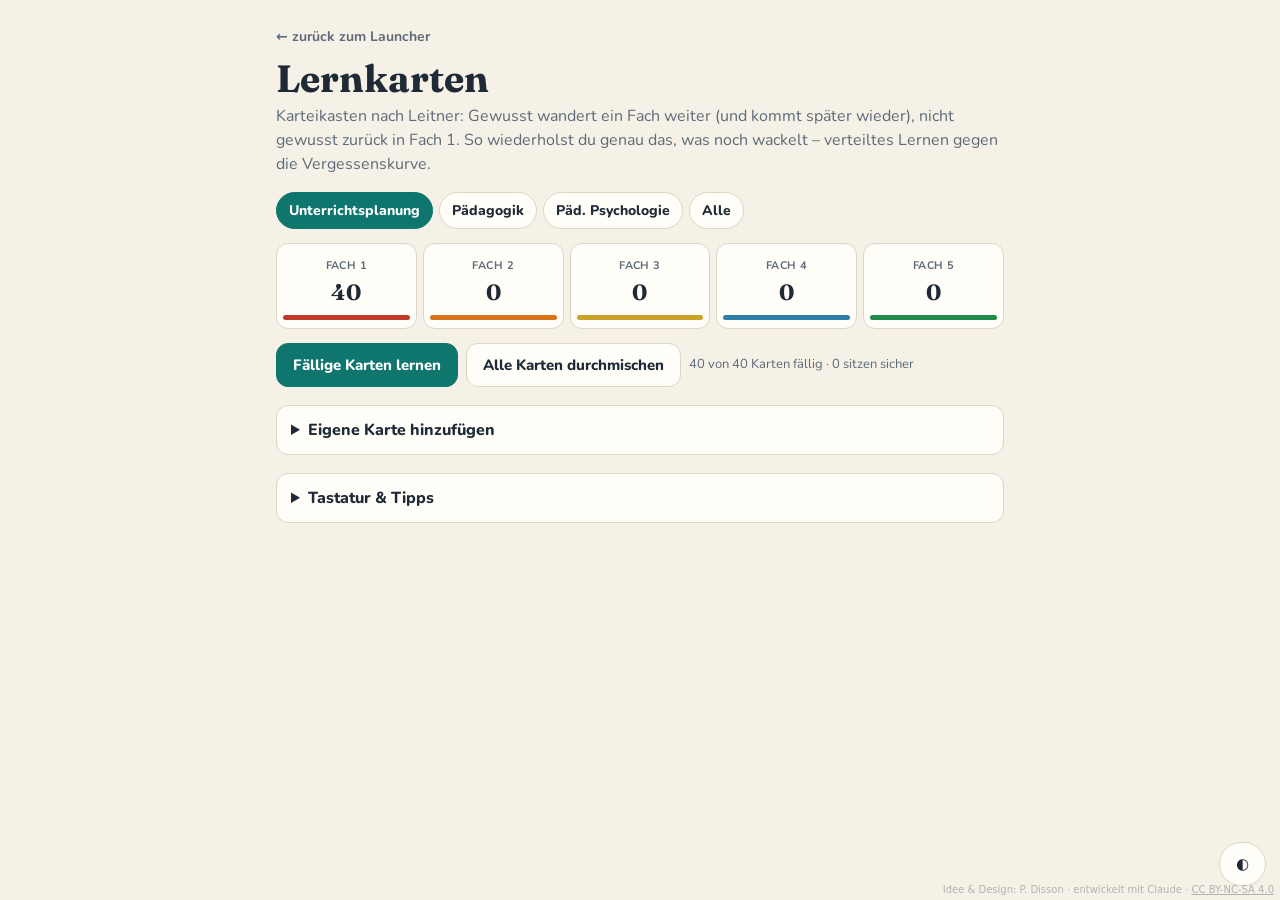
<file: training/lernkarten.html>
<!doctype html>
<html lang="de">
<head>
<meta charset="utf-8">
<meta http-equiv="Content-Security-Policy" content="default-src 'self'; object-src 'none'; base-uri 'none'; form-action 'none'; connect-src 'self' data: blob:; img-src 'self' data: blob:; media-src 'self' data: blob:; font-src 'self' data:; style-src 'self' 'unsafe-inline'; manifest-src 'self'; worker-src 'self'; script-src 'self' 'sha256-RGeq7HwkiudzZ2eaAq+/Eu+ewJkQZoLxKUlRIne3bjE='">
<meta name="referrer" content="strict-origin-when-cross-origin">
<meta name="author" content="P. Disson">
<link rel="license" href="https://creativecommons.org/licenses/by-nc-sa/4.0/deed.de">
<meta name="viewport" content="width=device-width, initial-scale=1">
<title>Lernkarten Kolloquium</title>
<meta name="description" content="Karteikasten-Trainer (Leitner-System) für Unterrichtsplanung, Pädagogik und Pädagogische Psychologie – mit Wiederholungsplan und eigenen Karten.">
<script src="../assets/app.js"></script>
<link rel="stylesheet" href="../assets/fonts/fonts.css">
<style>
:root{--bg:#f6f1e7;--surface:#fffdf8;--surface2:#f0e9db;--ink:#1f2a36;--muted:#5d6b78;--line:#ded4c2;--accent:#0f766e;--accent-ink:#fff;--good:#1f8a4c;--bad:#c0392b;
 --b1:#c0392b;--b2:#d9731c;--b3:#c9a227;--b4:#2b7fa8;--b5:#1f8a4c;--shadow:0 1px 0 rgba(0,0,0,.04),0 10px 26px -14px rgba(60,40,10,.35);
 --f-head:"Fraunces",Georgia,serif;--f-body:"Nunito",system-ui,-apple-system,"Segoe UI",sans-serif}
@media (prefers-color-scheme: dark){:root:not([data-theme="light"]){--bg:#12171d;--surface:#1b222b;--surface2:#232c37;--ink:#e8edf2;--muted:#9aa8b5;--line:#2f3a47;--accent:#2dd4bf;--accent-ink:#06201d;--good:#4ade80;--bad:#f87171;--b1:#f87171;--b2:#f59e4b;--b3:#facc15;--b4:#5fb3dd;--b5:#4ade80;--shadow:0 10px 26px -14px rgba(0,0,0,.8)}}
:root[data-theme="dark"]{--bg:#12171d;--surface:#1b222b;--surface2:#232c37;--ink:#e8edf2;--muted:#9aa8b5;--line:#2f3a47;--accent:#2dd4bf;--accent-ink:#06201d;--good:#4ade80;--bad:#f87171;--b1:#f87171;--b2:#f59e4b;--b3:#facc15;--b4:#5fb3dd;--b5:#4ade80;--shadow:0 10px 26px -14px rgba(0,0,0,.8)}
*{box-sizing:border-box}
body{margin:0;background:var(--bg);color:var(--ink);font:16px/1.5 var(--f-body)}
.wrap{max-width:760px;margin:0 auto;padding:24px 16px 60px}
.back{font-size:14px;font-weight:700;text-decoration:none;color:var(--muted)}
h1{font-family:var(--f-head);font-size:clamp(28px,5vw,38px);margin:10px 0 4px;line-height:1.1}
.lead{color:var(--muted);margin:0 0 16px}
.decks{display:flex;flex-wrap:wrap;gap:6px;margin:10px 0}
.chip{font:inherit;font-weight:800;font-size:14px;border:1px solid var(--line);background:var(--surface);color:var(--ink);padding:7px 12px;border-radius:99px;cursor:pointer}
.chip[aria-pressed="true"]{background:var(--accent);color:var(--accent-ink);border-color:var(--accent)}
.boxes{display:grid;grid-template-columns:repeat(5,1fr);gap:6px;margin:14px 0}
.bx{background:var(--surface);border:1px solid var(--line);border-radius:12px;padding:8px 6px;text-align:center}
.bx b{display:block;font-size:22px;font-family:var(--f-head)}
.bx span{font-size:11px;color:var(--muted);font-weight:700;text-transform:uppercase;letter-spacing:.04em}
.bx i{display:block;height:5px;border-radius:9px;margin-top:6px}
.row{display:flex;flex-wrap:wrap;gap:8px;align-items:center}
.btn{font:inherit;font-weight:800;font-size:15px;border:1px solid var(--line);background:var(--surface);color:var(--ink);padding:10px 16px;border-radius:12px;cursor:pointer;min-height:44px}
.btn.pri{background:var(--accent);color:var(--accent-ink);border-color:var(--accent)}
.btn.good{background:var(--good);color:#fff;border-color:var(--good)}
.btn.bad{background:var(--bad);color:#fff;border-color:var(--bad)}
.btn:focus-visible,.chip:focus-visible{outline:3px solid var(--accent);outline-offset:2px}
.stage{perspective:1400px;margin:18px 0 12px}
.card{position:relative;min-height:260px;transition:transform .5s;transform-style:preserve-3d;cursor:pointer}
.card.flip{transform:rotateY(180deg)}
.face{position:absolute;inset:0;backface-visibility:hidden;-webkit-backface-visibility:hidden;background:var(--surface);border:1px solid var(--line);border-radius:18px;box-shadow:var(--shadow);padding:22px;display:flex;flex-direction:column;justify-content:center;overflow:auto}
.face.back{transform:rotateY(180deg)}
.face .meta{position:absolute;top:12px;left:16px;right:16px;display:flex;justify-content:space-between;font-size:12px;font-weight:800;color:var(--muted);text-transform:uppercase;letter-spacing:.05em}
.face .txt{font-size:clamp(18px,3.4vw,22px);font-weight:700;line-height:1.35;margin-top:14px}
.face.back .txt{font-weight:600;font-size:clamp(16px,3vw,19px)}
.hint{color:var(--muted);font-size:13px}
.done{text-align:center;padding:30px 10px}
.done b{font-family:var(--f-head);font-size:28px;display:block}
details{background:var(--surface);border:1px solid var(--line);border-radius:12px;padding:12px 14px;margin-top:18px}
summary{cursor:pointer;font-weight:800}
textarea,select{font:inherit;width:100%;border:1px solid var(--line);border-radius:10px;padding:8px;background:var(--bg);color:var(--ink);margin:4px 0 8px}
ul.mine{padding-left:18px;font-size:14px}
ul.mine button{font:inherit;font-size:12px;border:none;background:none;color:var(--bad);cursor:pointer}
.themebtn{position:fixed;right:14px;bottom:14px;border-radius:99px}
</style>
</head>
<body>
<div class="wrap">
 <a class="back" href="../index.html">← zurück zum Launcher</a>
 <h1>Lernkarten</h1>
 <p class="lead">Karteikasten nach Leitner: Gewusst wandert ein Fach weiter (und kommt später wieder), nicht gewusst zurück in Fach 1. So wiederholst du genau das, was noch wackelt – verteiltes Lernen gegen die Vergessenskurve.</p>
 <div class="decks" id="decks" role="group" aria-label="Stapel wählen"></div>
 <div class="boxes" id="boxes" aria-label="Fächer"></div>
 <div class="row"><button class="btn pri" id="start">Fällige Karten lernen</button><button class="btn" id="cram">Alle Karten durchmischen</button><span class="hint" id="dueInfo"></span></div>
 <div id="session"></div>
 <details><summary>Eigene Karte hinzufügen</summary>
  <label>Stapel<select id="myDeck"></select></label>
  <label>Frage<textarea id="myQ" rows="2"></textarea></label>
  <label>Antwort<textarea id="myA" rows="3"></textarea></label>
  <button class="btn" id="myAdd">Karte speichern</button>
  <ul class="mine" id="mine"></ul>
  <p class="hint">Eigene Karten bleiben nur in diesem Browser gespeichert.</p>
 </details>
 <details><summary>Tastatur & Tipps</summary><p class="hint">Leertaste = umdrehen · <b>1</b> = nicht gewusst · <b>2</b> = gewusst. Antworte immer erst laut, bevor du umdrehst (Testing-Effekt). Wiederholungsabstände: Fach 1 sofort, Fach 2 nach 1 Tag, Fach 3 nach 3 Tagen, Fach 4 nach 7 Tagen, Fach 5 nach 14 Tagen.</p>
 <button class="btn" id="resetAll">Lernstand zurücksetzen</button></details>
</div>
<button class="btn themebtn" id="theme" aria-label="Hell/Dunkel umschalten">◐</button>
<script>
"use strict";
const DECKS={
up:{name:"Unterrichtsplanung",cards:[
["Nenne die vier Schritte des Planungsinstruments.","Klären – Entscheiden – Gestalten – Evaluieren (nach Zumsteg u. a.). Eselsbrücke K-E-G-E: „Klug Entscheiden, Gut Erleben“."],
["Welche drei Felder werden beim Klären bearbeitet?","Sache · Bedingungen · Bedeutung und Sinn → münden in die Thematik."],
["Aus welchen vier Blickrichtungen wird die Thematik festgelegt?","Sache · Kompetenz · Arbeitsform · Evaluation/Lernprodukt."],
["Welche drei Entscheidungen fallen im zweiten Schritt?","Lernziele · Form der Lern-Evaluation · Lehr-Lern-Arrangement."],
["Definiere „Lernziel“.","Möglichst konkrete, beobachtbare Beschreibung einer Handlung, zu der die Lehrkraft die Schülerinnen und Schüler veranlassen will."],
["Nenne die drei Lernzieldimensionen mit je einem Beispiel.","kognitiv (Spannungsfall berechnen) · affektiv (bereit sein, Sicherheitsregeln einzuhalten) · psychomotorisch (Aderendhülse verpressen). Kopf – Herz – Hand."],
["Welche drei Bestandteile hat ein präzises Lernziel?","Lerninhalt · Bedingung · Lernhandeln (beobachtbares Verb). Eselsbrücke I-B-H."],
["Warum sind präzise Lernziele nützlich?","Überprüfung steckt schon in der Formulierung; roter Faden; spart Recherche; Grundlage für Validität von Leistungsmessung."],
["Nenne vier unpräzise Verben.","wissen, kennen, verstehen, glauben – nicht beobachtbar, nicht überprüfbar."],
["Beschreibe die Struktur der Taxonomie nach Anderson/Krathwohl.","(1) Sechs Stufen zunehmender Komplexität: Erinnern, Verstehen, Anwenden, Analysieren, Bewerten, (Er)Schaffen – höhere setzen niedrigere voraus. (2) Zweite Achse: Wissensarten (faktisch, konzeptuell, prozedural, metakognitiv)."],
["Was ist bei Anderson/Krathwohl anders als bei Bloom (1956)?","Verben statt Nomen; „Erschaffen“ steht ganz oben (über Bewerten); zusätzliche Dimension der Wissensarten."],
["Welche drei Anforderungsbereiche hat die EPA?","AFB I Reproduktion · AFB II Reorganisation/Transfer · AFB III Reflexion, Problemlösung, Beurteilung."],
["Nenne je zwei Operatoren für AFB I, II und III.","I: nennen, beschreiben · II: erklären, vergleichen · III: beurteilen, Stellung nehmen."],
["Worauf beruht die affektive Taxonomie (Krathwohl, Bloom & Masia)?","Auf dem Ausmaß, in dem sich jemand einen Wert zu eigen macht: Aufmerksamwerden → Reagieren → Werten → Wertordnung → Erfülltsein/Verhaltensänderung."],
["Darf Schule affektive Ziele verfolgen?","Ja – Erziehungsauftrag/Bildungsauftrag (Handlungskompetenz inkl. Selbstkompetenz). Grenze: Werte anbieten, nicht überwältigen. Überprüfung nur über Anzeichen; nicht benoten."],
["Was heißt „zienern“?","Aus dem Hauptziel Teilziele ableiten mit der Frage „Was kann jemand, der … kann?“ (Gerhard Ziener) – danach streichen, verteilen, ordnen → Zielgerüst."],
["Was ist der Roter-Faden-Test?","Den Gedankengang der Stunde in 1–2 Sätzen sagen können. Wenn nicht, findet auch die Klasse keinen roten Faden."],
["Was ist mit „Charakter der Stunde“ gemeint?","Ein sloganhaftes Grundmuster (z. B. Übungsstunde, Staun-Stunde, Werkzeug-Stunde) plus Schwerpunkt-Dimension."],
["Wer gibt Rückmeldung – in welcher Rangfolge?","1. jeder sich selbst · 2. Peer · 3. Lehrkraft."],
["Unterscheide formative und summative Evaluation.","Formativ: begleitet und steuert den Lernprozess (Exit-Ticket, Ampel). Summativ: bilanziert das Ergebnis, oft benotet (Klassenarbeit)."],
["Nenne die Achsen des LLA-Diagramms.","Fremd- vs. Selbststeuerung · Nach- vs. Selbstkonstruktion."],
["Welche fünf Planungsfragen gelten pro Phase?","Sozialform · Methode · Medien · Einstieg · Kontrollfragen."],
["Nenne die vier Kontrollfragen.","Zeit ↔ Ertrag? · Reflexion über das Lernen? · Ergebnissicherung passend zum Ziel? · Individuelle Bedürfnisse?"],
["Wann passt Einzelarbeit?","Wenn jede/r es allein können muss (Klassenarbeit), bei individuellen Gedanken (Selbsteinschätzung), beim Ideensammeln, zum Zur-Ruhe-Kommen."],
["Wann passt Partnerarbeit – und worauf achten?","Neue/komplexe Inhalte anwenden, gegenseitige Hilfe, ins Gespräch kommen. Darf nicht zur Kleingruppenarbeit werden."],
["Was zeichnet die Triade aus?","Persönlicher Austausch, Feedback, Mini-Rollenspiel (A und B spielen, C beobachtet). Trittbrettfahren fast unmöglich."],
["Worauf ist bei Gruppenarbeit zu achten?","Rollen verteilen, offen lassen wer präsentiert, enge Zeit, klare Ergebniserwartung, leistungsheterogen mischen; eher ungeeignet für Kreativphasen."],
["Nenne die drei Einstiegsformen mit Motto.","Informierend: „Karten auf den Tisch!“ · Verpackung: „Guck mal, ist das nicht bemerkenswert?“ · Lernsituation: „Der Reifen ist platt – am Ende könnt ihr ihn flicken.“"],
["Dauer und Logik der Einstiegsformen?","Informierend max. 4 Min., deduktiv · Verpackung und Lernsituation bis ca. 10 Min., induktiv."],
["Was geht beim Einstieg immer?","Sagen, worum es geht, wozu es gut ist und wie gearbeitet wird."],
["Nenne vier Stolperfallen beim Einstieg.","Thema erraten lassen · stummer Impuls mit erwarteter Antwort · zu lange Verpackung · Lernsituation ohne passendes Lernprodukt."],
["Wozu überhaupt Einstiege?","Transparenz/Sinn → Motivation (Heckhausen) · Vorwissen aktivieren → Enkodierung (Advance Organizer) · Aufmerksamkeit bündeln · strukturiertes Ankommen (Klassenführung)."],
["Welche Überraschungen unterscheidet Mühlhausen?","Vermeidbar (Mängel im Entwurf, Inszenierungsschnitzer) und unvermeidbar (Zielirritationen, Missverständnisse, Sperrigkeit, Niveauüberraschung)."],
["Leitfrage beim Evaluieren?","Was lief anders als geplant (2–3 Situationen) – und woran kann es gelegen haben?"],
["Was ist das Notfallprogramm?","Die Stunde im ersten Durchgang zügig komplett und haltbar vorbereiten, dann verfeinern – nie am Einstieg hängen bleiben."],
["Nenne klassische Zeitfresser im Unterricht.","Abschreiben von der Tafel, Umbauphasen, Gruppeneinteilung, lange fragend-entwickelnde Phasen, Geräte anmelden/Dateien öffnen."],
["Welche Modelle stehen hinter dem Planungsinstrument?","Klafkis didaktische Analyse (Klären) und das Berliner Modell (Verlaufsplan)."],
["Welchen Querbezug nennt das Seminar ausdrücklich?","Gruppenphasen (Tuckman, PädPsy) ↔ Sozialformen/kooperatives Lernen (Päd)."],
["Warum sollten Medien nie Ausgangspunkt sein?","Sonst bestimmt das Material statt das Ziel den Unterricht – der rote Faden fehlt; Medien sind nie Selbstzweck."],
["Wie kann man „gut begründet anders“ planen?","Z. B. von der Lernsituation aus rückwärts planen (Backward Design) – zeigen, dass Klären, Ziele und Evaluation trotzdem enthalten sind."]]},
paed:{name:"Pädagogik",cards:[
["Regeln für einen guten Lehrervortrag?","Kurz (ca. 5–20 Min.), Struktur sichtbar (Advance Organizer, Tafelbild), anschaulich, Beispiele, Sprechpausen, Blickkontakt, Zusammenfassung."],
["Regeln für fragend-entwickelnden Unterricht (FEU)?","Weite statt enge Fragen, Wartezeit 3–8 Sekunden, kein Lehrerecho, Impulse statt Kettenfragen, Schülerbeiträge aufgreifen."],
["Bestandteile eines guten Arbeitsauftrags?","Was ist zu tun · Zeit · Sozialform · Hilfsmittel · Ergebnisform · Präsentation/Weiterarbeit – schriftlich sichtbar."],
["Nenne die Funktionen der Notengebung.","Rückmeldung, Anreiz/Motivation, Berichts- bzw. Informationsfunktion, Selektion/Berechtigung (Zuteilung von Chancen)."],
["Nenne die drei Hauptgütekriterien.","Objektivität · Reliabilität · Validität."],
["Was bedeutet Validität?","Der Test misst, was er messen soll (z. B. Fachkompetenz statt Lesefähigkeit). Hängt an präzisen Lernzielen."],
["Was bedeutet Reliabilität?","Zuverlässigkeit/Messgenauigkeit: Bei Wiederholung käme dasselbe Ergebnis heraus."],
["Was bedeutet Objektivität?","Unabhängigkeit des Ergebnisses von der Person, die durchführt, auswertet und interpretiert (z. B. Erwartungshorizont)."],
["Nenne die drei Bezugsnormen.","Sozial (Vergleich mit anderen) · individuell (Vergleich mit früherer eigener Leistung) · sachlich/kriterial (Vergleich mit Lernziel)."],
["Nenne vier Beurteilungsfehler.","Halo-Effekt · Milde-/Strengefehler · Tendenz zur Mitte · Reihenfolge-/Kontrasteffekt · logischer Fehler · Erwartungseffekt (Pygmalion)."],
["Was ist lernförderliches Feedback nach Klassenarbeiten?","Konkret, auf Kriterien bezogen, zeigt Stärken und nächste Schritte (Feed-up, Feed-back, Feed-forward nach Hattie)."],
["Lern- vs. Leistungssituation?","Lernsituation: Fehler erlaubt, nicht bewertet. Leistungssituation: angekündigt, bewertet. Beides klar trennen."],
["Textoptimierung vs. sprachliche Vereinfachung?","Optimierung: Text verständlicher machen bei gleichem Inhalt (Struktur, Gliederung). Vereinfachung: sprachliches Niveau senken (kurze Sätze, Aktiv). Fachwörter erklären, nicht ersetzen."],
["Nenne vier Regeln zur Textvereinfachung.","Kurze Sätze, eine Aussage pro Satz · Aktiv statt Passiv · Verben statt Nominalstil · Fachbegriffe erklären · gleiche Begriffe beibehalten · klare Gliederung."],
["Kernmerkmale der Direkten Instruktion?","Ziel klären, Vorwissen aktivieren, Lösungsbeispiel/Modellieren, angeleitetes Üben (≥ 80 % richtig), selbstständiges Üben, Rückmeldung, Wiederholen."],
["Was ist Lernen durch Lehren (LdL)?","Nach Jean-Pol Martin: Schüler erarbeiten Inhalte und vermitteln sie der Klasse; Lehrkraft begleitet. Fördert Tiefenverarbeitung und Selbstwirksamkeit."],
["Merkmale kooperativen Lernens (Helmke)?","Positive Interdependenz und individuelle Verantwortlichkeit – gegen free rider und sucker effect; dazu Interaktion, soziale Kompetenzen, Reflexion."],
["Was ist die Projektmethode nach Frey?","Projektinitiative → Projektskizze → Projektplan → Durchführung → Abschluss, mit Fixpunkten und Metainteraktion; hohe Selbststeuerung."],
["Was ist SOL mit dem Sandwich-Prinzip?","Selbstorganisiertes Lernen: Wechsel von kollektiven (Input) und individuellen Lernphasen – wie Schichten eines Sandwichs; Advance Organizer, Methodenkompetenz."],
["Wann verhalten sich Jugendliche sozial (Hanisch)?","Durch Vorbilder, positive Zuschreibungen, eigene Erlebnisse/Erfahrungen und Anerkennung – nicht durch Appelle."],
["Was bedeutet Handlungskompetenz in der Berufsschule?","Fachkompetenz, Selbstkompetenz und Sozialkompetenz (plus Methoden-, Lern-, kommunikative Kompetenz)."],
["Inklusion vs. Integration?","Integration: Eingliederung in ein bestehendes System. Inklusion: System passt sich an die Vielfalt aller an – Teilhabe von Anfang an."],
["Was ist Nachteilsausgleich?","Anpassung der Bedingungen (Zeit, Hilfsmittel, Form) bei gleichen Anforderungen – kein Notenschutz und kein Vermerk im Zeugnis."],
["Was ist Notenschutz?","Abweichen von den allgemeinen Leistungsanforderungen (z. B. Rechtschreibung nicht bewerten) – wird im Zeugnis vermerkt."],
["Warum braucht Unterrichtsentwicklung Schulentwicklung?","Gute Einzelstunden reichen nicht: Teams, Absprachen, gemeinsame Standards und Feedbackkultur machen Verbesserung nachhaltig (Organisations-, Personal-, Unterrichtsentwicklung)."],
["Was ist OES?","Operativ eigenständige Schule: Schule verantwortet ihre Qualitätsentwicklung selbst – Leitbild, Selbstevaluation, Individualfeedback, Qualitätshandbuch."],
["Sequenzmodell nach Helmke?","Information → Rezeption → Reflexion → Aktion → Evaluation (Nutzung von Feedback für Unterrichtsentwicklung)."],
["Was ist ein Advance Organizer?","Vorstrukturierende Übersicht zu Beginn (Ausubel), die neues Wissen an Vorwissen anknüpfbar macht."]]},
psy:{name:"Päd. Psychologie",cards:[
["Unterrichtsstörung vs. Disziplinproblem?","Störung: Unterricht wird beeinträchtigt (kann viele Ursachen haben, auch die Lehrkraft). Disziplinproblem: Schüler verstößt bewusst gegen Regeln/Normen."],
["Nenne Kounins Dimensionen der Klassenführung.","Allgegenwärtigkeit (withitness) · Überlappung · Reibungslosigkeit und Schwung · Gruppenmobilisierung · Rechenschaftsprinzip · Abwechslung/Herausforderung."],
["Was meint Kounin mit „Allgegenwärtigkeit“?","Die Klasse merkt, dass die Lehrkraft alles im Blick hat – und greift früh und am richtigen Schüler ein."],
["Nenne die vier fehlgeleiteten Ziele nach Dreikurs.","Aufmerksamkeit · Macht · Rache · Unzulänglichkeit (Rückzug). Diagnose über das eigene Gefühl der Lehrkraft und die Reaktion auf Ermahnung."],
["Was unterscheidet erfolgreiche Lehrkräfte bei subjektiven Theorien?","Differenzierte subjektive Theorien: viele Ursachenannahmen und Handlungsalternativen, Blick auch auf eigenes Verhalten."],
["Ebenen der Prävention und Intervention?","Beziehung · Unterrichtsgestaltung · Regeln und Rituale (Prävention) → nonverbal · verbal kurz · Konsequenzen · außerhalb des Unterrichts (Intervention)."],
["Was ist der Linzer Diagnosebogen zur Klassenführung (LDK)?","Fragebogen nach Mayr: Schüler und Lehrkraft schätzen Klassenführung ein – Vergleich von Selbst- und Fremdbild."],
["Ablauf einer Fallbesprechungsgruppe?","Fall schildern → Rückfragen → Hypothesen/Ideen der Gruppe (Fallgeber hört zu) → Fallgeber nimmt Stellung → Lösungen sammeln → Abschluss."],
["Phasen der Gruppenentwicklung nach Tuckman?","Forming · Storming · Norming · Performing (· Adjourning)."],
["Drei Grundbedürfnisse nach Deci & Ryan?","Kompetenzerleben · Autonomie · soziale Eingebundenheit."],
["Intrinsische vs. extrinsische Motivation?","Intrinsisch: Tätigkeit selbst ist lohnend. Extrinsisch: wegen Folgen (Note, Lob). Kontinuum der Selbstbestimmung (introjiziert → identifiziert → integriert)."],
["Kognitives Grundmodell nach Heckhausen?","Situation → Handlung → Ergebnis → Folgen, mit Erwartungen: Situations-Ergebnis-, Handlungs-Ergebnis-, Ergebnis-Folge-Erwartung."],
["Kausalattribution nach Weiner – Dimensionen?","Lokation (internal/external) × Stabilität (stabil/variabel): Fähigkeit, Anstrengung, Aufgabenschwierigkeit, Zufall."],
["Günstiges Attributionsmuster?","Erfolg auf Fähigkeit/Anstrengung (internal), Misserfolg auf mangelnde Anstrengung (variabel) – nicht auf fehlende Begabung."],
["Risiko-Wahl-Modell nach Atkinson?","Tendenz = Motiv × Erfolgswahrscheinlichkeit × Anreiz (A = 1 − W). Erfolgsmotivierte wählen mittelschwere, Misserfolgsmotivierte sehr leichte oder sehr schwere Aufgaben."],
["Welche Bezugsnorm wirkt motivationsförderlich?","Die individuelle Bezugsnorm: macht Lernzuwachs sichtbar, fördert günstige Attribution (Rheinberg & Krug)."],
["Was ist das Selbstkonzept?","Bild von den eigenen Fähigkeiten; beeinflusst Erwartungen, Aufgabenwahl und Anstrengung (z. B. Big-Fish-Little-Pond-Effekt)."],
["Klassische Konditionierung – Grundidee?","Pawlow: neutraler Reiz wird durch Kopplung mit unbedingtem Reiz zum bedingten Reiz, der eine bedingte Reaktion auslöst (z. B. Prüfungsangst)."],
["Wie löst man konditionierte Angst auf?","Löschung, Gegenkonditionierung, systematische Desensibilisierung; Prävention: positive Lernatmosphäre, Fehlerkultur."],
["Vier-Felder-Matrix der operanten Konditionierung?","Positive Verstärkung (Angenehmes hinzu) · negative Verstärkung (Unangenehmes weg) · Bestrafung Typ I (Unangenehmes hinzu) · Bestrafung Typ II (Angenehmes weg)."],
["Nachteile von Strafen?","Unterdrücken nur, zeigen kein Alternativverhalten, Beziehung leidet, Modellwirkung von Aggression, Vermeidung/Angst."],
["Lernen am Modell (Bandura) – Phasen?","Aneignung: Aufmerksamkeit, Gedächtnis · Ausführung: motorische Reproduktion, Motivation (Verstärkung, auch stellvertretend)."],
["Was ist eine Ich-Botschaft?","Verhalten beschreiben + eigenes Gefühl + Auswirkung auf mich – ohne Vorwurf (Gordon)."],
["Was ist aktives Zuhören?","Verstanden-Gefühl spiegeln, paraphrasieren, nachfragen – Gesprächspartner fühlt sich angenommen."],
["Kommunikationssperren nach Gordon (Beispiele)?","Befehlen, Warnen, Moralisieren, Ratschläge, Belehren, Kritisieren, Beschimpfen, Interpretieren, Loben (manipulativ), Beruhigen, Ausfragen, Ablenken."],
["Fünf Axiome nach Watzlawick?","Man kann nicht nicht kommunizieren · Inhalts- und Beziehungsaspekt · Interpunktion · digital/analog · symmetrisch/komplementär."],
["Vier Seiten einer Nachricht (Schulz von Thun)?","Sachinhalt · Selbstkundgabe · Beziehung · Appell (vier Ohren beim Empfänger)."],
["Vier Schritte der GfK (Rosenberg)?","Beobachtung (ohne Bewertung) · Gefühl · Bedürfnis · Bitte."],
["Mehrspeichermodell?","Sensorisches Register → Arbeitsgedächtnis (begrenzt, ca. 7±2 bzw. 4 Einheiten) → Langzeitgedächtnis; Aufmerksamkeit und Wiederholung/Elaboration als Übergänge."],
["Netzwerkmodell des Langzeitgedächtnisses?","Wissen als Knoten und Verbindungen; je vernetzter, desto leichter der Abruf (Elaboration, Vorwissen aktivieren)."],
["Deklaratives vs. prozedurales Wissen?","„Wissen, dass“ (Fakten, Begriffe) vs. „Wissen, wie“ (Fertigkeiten, Abläufe)."],
["Vergessenstheorien?","Spurenzerfall · Interferenz (pro- und retroaktive Hemmung) · Abrufversagen · motiviertes Vergessen."],
["Techniken gegen das Vergessen?","Verteiltes Wiederholen, Testing-Effekt (Abrufüben), Elaboration, Visualisierung, Mnemotechniken, Ebbinghaus-Kurve berücksichtigen."],
["Repräsentationsformen nach Bruner?","Enaktiv (handelnd) → ikonisch (bildhaft) → symbolisch (Sprache, Formeln)."],
["Transaktionales Stressmodell (Lazarus)?","Primäre Bewertung (Bedrohung/Herausforderung?) → sekundäre Bewertung (Ressourcen?) → Coping (problem-/emotionsorientiert) → Neubewertung."],
["AVEM-Muster nach Schaarschmidt?","G (Gesundheit) · S (Schonung) · Risikomuster A (Selbstüberforderung) · Risikomuster B (Burnout/Resignation)."],
["Modell der Stressentstehung nach Rudow?","Belastungen (objektiv) → Widerspiegelung/Bewertung durch die Person → Beanspruchung (positiv/negativ) → Folgen."],
["Frustrations-Aggressions-Theorie?","Frustration erhöht die Wahrscheinlichkeit von Aggression (Dollard u. a.) – heute: nicht zwangsläufig, abhängig von Hinweisreizen und Lernerfahrungen."],
["Mobbing – Definition?","Wiederholte, systematische Schikane über längere Zeit durch eine oder mehrere Personen bei Machtungleichgewicht (Olweus)."],
["Farsta-Methode vs. No-Blame-Approach?","Farsta: konfrontativ, Täter werden einzeln mit klarer Norm konfrontiert. No Blame: lösungsorientiert, Unterstützergruppe ohne Schuldzuweisung."],
["Lehrerverhalten bei akuter Gewalt?","Eingreifen (laut, mit Namen), trennen, Hilfe holen, Verletzte versorgen, sich selbst schützen, später aufarbeiten und dokumentieren."],
["Merkmale der Mediation?","Freiwilligkeit, Allparteilichkeit, Vertraulichkeit, Eigenverantwortung der Konfliktparteien für die Lösung."],
["Phasen der Mediation?","Einleitung · Sichtweisen darstellen · Konflikterhellung (Gefühle, Interessen) · Lösungen sammeln und bewerten · Vereinbarung."],
["Lehrer-Schüler-Beziehung – Dimensionen?","Wertschätzung/Wärme und Lenkung/Struktur (z. B. nach Tausch: autoritativ = hohe Wärme + klare Lenkung)."]]}
};
const store={get(k,d){try{const v=localStorage.getItem(k);return v?JSON.parse(v):d}catch(e){return d}},set(k,v){try{localStorage.setItem(k,JSON.stringify(v))}catch(e){}}};
const $=s=>document.querySelector(s);
const SKEY="lernkarten-stand", MYKEY="lernkarten-eigene", INTERVAL=[0,0,1,3,7,14];
let state=store.get(SKEY,{}), mine=store.get(MYKEY,[]), deck=store.get("lernkarten-deck","up"), queue=[], cur=null, flipped=false, stats={ok:0,no:0};
(function(){const t=store.get("lp-theme",null);if(t)document.documentElement.dataset.theme=t;$("#theme").onclick=()=>{const c=document.documentElement.dataset.theme||(matchMedia("(prefers-color-scheme: dark)").matches?"dark":"light");const n=c==="dark"?"light":"dark";document.documentElement.dataset.theme=n;store.set("lp-theme",n)}})();
const today=()=>Math.floor(Date.now()/864e5);
function allCards(){const out=[];for(const[k,d] of Object.entries(DECKS))d.cards.forEach((c,i)=>out.push({id:k+":"+i,deck:k,q:c[0],a:c[1]}));mine.forEach((c,i)=>out.push({id:"my:"+c.id,deck:c.deck,q:c.q,a:c.a,mine:true}));return out}
const inDeck=c=>deck==="all"||c.deck===deck;
const boxOf=c=>(state[c.id]&&state[c.id].b)||1, dueOf=c=>(state[c.id]&&state[c.id].d)||0;
function renderDecks(){const h=$("#decks");h.innerHTML="";[["up","Unterrichtsplanung"],["paed","Pädagogik"],["psy","Päd. Psychologie"],["all","Alle"]].forEach(([k,n])=>{const b=document.createElement("button");b.className="chip";b.textContent=n;b.setAttribute("aria-pressed",deck===k);b.onclick=()=>{deck=k;store.set("lernkarten-deck",k);renderDecks();renderBoxes();$("#session").innerHTML=""};h.append(b)});
 const s=$("#myDeck");s.innerHTML="";[["up","Unterrichtsplanung"],["paed","Pädagogik"],["psy","Päd. Psychologie"]].forEach(([k,n])=>{const o=document.createElement("option");o.value=k;o.textContent=n;s.append(o)})}
function renderBoxes(){const cs=allCards().filter(inDeck),n=[0,0,0,0,0,0];cs.forEach(c=>n[boxOf(c)]++);const h=$("#boxes");h.innerHTML="";for(let b=1;b<=5;b++){const d=document.createElement("div");d.className="bx";d.innerHTML=`<span>Fach ${b}</span><b>${n[b]}</b><i style="background:var(--b${b})"></i>`;h.append(d)}
 const due=cs.filter(c=>dueOf(c)<=today()).length;$("#dueInfo").textContent=`${due} von ${cs.length} Karten fällig · ${n[5]} sitzen sicher`;$("#start").disabled=!due}
function start(cram){const cs=allCards().filter(inDeck);queue=(cram?cs:cs.filter(c=>dueOf(c)<=today())).sort(()=>Math.random()-.5);stats={ok:0,no:0};next()}
function next(){cur=queue.shift();flipped=false;const h=$("#session");if(!cur){h.innerHTML=`<div class="done"><b>Geschafft! 🎉</b><p>${stats.ok} gewusst · ${stats.no} noch üben</p><p class="hint">Komm morgen wieder – dann sind die nächsten Karten fällig.</p></div>`;renderBoxes();return}
 const dn=cur.deck==="up"?"Unterrichtsplanung":cur.deck==="paed"?"Pädagogik":"Päd. Psychologie";
 h.innerHTML=`<div class="stage"><div class="card" id="card" tabindex="0" role="button" aria-label="Karte umdrehen"><div class="face"><div class="meta"><span>${dn}${cur.mine?" · eigene":""}</span><span>Fach ${boxOf(cur)} · noch ${queue.length}</span></div><div class="txt"></div></div><div class="face back"><div class="meta"><span>Antwort</span><span></span></div><div class="txt"></div></div></div></div>
 <div class="row" id="ctrl"><button class="btn pri" id="flipB">Umdrehen</button></div>`;
 h.querySelector(".face .txt").textContent=cur.q;h.querySelector(".face.back .txt").textContent=cur.a;
 $("#card").onclick=flip;$("#flipB").onclick=flip;$("#card").focus({preventScroll:true})}
function flip(){if(!cur)return;flipped=!flipped;$("#card").classList.toggle("flip",flipped);if(flipped&&!$("#okB")){$("#ctrl").innerHTML=`<button class="btn bad" id="noB">✗ Nicht gewusst (1)</button><button class="btn good" id="okB">✓ Gewusst (2)</button>`;$("#noB").onclick=()=>grade(false);$("#okB").onclick=()=>grade(true)}}
function grade(ok){const b=ok?Math.min(5,boxOf(cur)+1):1;state[cur.id]={b,d:today()+INTERVAL[b]};store.set(SKEY,state);ok?stats.ok++:stats.no++;if(!ok)queue.splice(Math.min(queue.length,3),0,cur);renderBoxes();next()}
document.addEventListener("keydown",e=>{if(!cur||/TEXTAREA|SELECT|INPUT/.test(e.target.tagName))return;if(e.key===" "){e.preventDefault();flip()}else if(flipped&&e.key==="1")grade(false);else if(flipped&&e.key==="2")grade(true)});
$("#start").onclick=()=>start(false);$("#cram").onclick=()=>start(true);
function renderMine(){const u=$("#mine");u.innerHTML="";mine.forEach((c,i)=>{const li=document.createElement("li");li.textContent=c.q+" ";const b=document.createElement("button");b.textContent="löschen";b.onclick=()=>{mine.splice(i,1);store.set(MYKEY,mine);renderMine();renderBoxes()};li.append(b);u.append(li)})}
$("#myAdd").onclick=()=>{const q=$("#myQ").value.trim(),a=$("#myA").value.trim();if(!q||!a)return;mine.push({id:Date.now().toString(36),deck:$("#myDeck").value,q,a});store.set(MYKEY,mine);$("#myQ").value=$("#myA").value="";renderMine();renderBoxes()};
$("#resetAll").onclick=()=>{if(confirm("Lernstand aller Karten zurücksetzen? Eigene Karten bleiben erhalten.")){state={};store.set(SKEY,state);renderBoxes();$("#session").innerHTML=""}};
renderDecks();renderBoxes();renderMine();
</script>
<style>.ll-credit{position:fixed;right:6px;bottom:4px;z-index:2147483000;font:10px/1.3 system-ui,sans-serif;color:#888;opacity:.6;pointer-events:none;max-width:calc(100vw - 12px);text-align:right}.ll-credit a{color:inherit;pointer-events:auto}.ll-credit:hover{opacity:1}@media print{.ll-credit{display:none}}</style>
<div class="ll-credit" lang="de">Idee &amp; Design: P. Disson · entwickelt mit Claude · <a href="https://creativecommons.org/licenses/by-nc-sa/4.0/deed.de" rel="license noopener" target="_blank">CC BY-NC-SA 4.0</a></div>
</body>
</html>
</file>
<file: assets/fonts/fonts.css>
/* Lokal eingebundene Schriften (SIL Open Font License 1.1), Quelle: Google Fonts */
/* latin-ext */
@font-face {
  font-family: 'Fraunces';
  font-style: italic;
  font-weight: 600 800;
  font-display: swap;
  src: url(Fraunces-italic-latin-ext.woff2) format('woff2');
  unicode-range: U+0100-02BA, U+02BD-02C5, U+02C7-02CC, U+02CE-02D7, U+02DD-02FF, U+0304, U+0308, U+0329, U+1D00-1DBF, U+1E00-1E9F, U+1EF2-1EFF, U+2020, U+20A0-20AB, U+20AD-20C4, U+2113, U+2C60-2C7F, U+A720-A7FF;
}
/* latin */
@font-face {
  font-family: 'Fraunces';
  font-style: italic;
  font-weight: 600 800;
  font-display: swap;
  src: url(Fraunces-italic-latin.woff2) format('woff2');
  unicode-range: U+0000-00FF, U+0131, U+0152-0153, U+02BB-02BC, U+02C6, U+02DA, U+02DC, U+0304, U+0308, U+0329, U+2000-206F, U+20AC, U+2122, U+2191, U+2193, U+2212, U+2215, U+FEFF, U+FFFD;
}
/* latin-ext */
@font-face {
  font-family: 'Fraunces';
  font-style: normal;
  font-weight: 600 800;
  font-display: swap;
  src: url(Fraunces-normal-latin-ext.woff2) format('woff2');
  unicode-range: U+0100-02BA, U+02BD-02C5, U+02C7-02CC, U+02CE-02D7, U+02DD-02FF, U+0304, U+0308, U+0329, U+1D00-1DBF, U+1E00-1E9F, U+1EF2-1EFF, U+2020, U+20A0-20AB, U+20AD-20C4, U+2113, U+2C60-2C7F, U+A720-A7FF;
}
/* latin */
@font-face {
  font-family: 'Fraunces';
  font-style: normal;
  font-weight: 600 800;
  font-display: swap;
  src: url(Fraunces-normal-latin.woff2) format('woff2');
  unicode-range: U+0000-00FF, U+0131, U+0152-0153, U+02BB-02BC, U+02C6, U+02DA, U+02DC, U+0304, U+0308, U+0329, U+2000-206F, U+20AC, U+2122, U+2191, U+2193, U+2212, U+2215, U+FEFF, U+FFFD;
}
/* latin-ext */
@font-face {
  font-family: 'Nunito';
  font-style: normal;
  font-weight: 400 800;
  font-display: swap;
  src: url(Nunito-normal-latin-ext.woff2) format('woff2');
  unicode-range: U+0100-02BA, U+02BD-02C5, U+02C7-02CC, U+02CE-02D7, U+02DD-02FF, U+0304, U+0308, U+0329, U+1D00-1DBF, U+1E00-1E9F, U+1EF2-1EFF, U+2020, U+20A0-20AB, U+20AD-20C4, U+2113, U+2C60-2C7F, U+A720-A7FF;
}
/* latin */
@font-face {
  font-family: 'Nunito';
  font-style: normal;
  font-weight: 400 800;
  font-display: swap;
  src: url(Nunito-normal-latin.woff2) format('woff2');
  unicode-range: U+0000-00FF, U+0131, U+0152-0153, U+02BB-02BC, U+02C6, U+02DA, U+02DC, U+0304, U+0308, U+0329, U+2000-206F, U+20AC, U+2122, U+2191, U+2193, U+2212, U+2215, U+FEFF, U+FFFD;
}
/* latin-ext */
@font-face {
  font-family: 'Pixelify Sans';
  font-style: normal;
  font-weight: 400 700;
  font-display: swap;
  src: url(PixelifySans-normal-latin-ext.woff2) format('woff2');
  unicode-range: U+0100-02BA, U+02BD-02C5, U+02C7-02CC, U+02CE-02D7, U+02DD-02FF, U+0304, U+0308, U+0329, U+1D00-1DBF, U+1E00-1E9F, U+1EF2-1EFF, U+2020, U+20A0-20AB, U+20AD-20C4, U+2113, U+2C60-2C7F, U+A720-A7FF;
}
/* latin */
@font-face {
  font-family: 'Pixelify Sans';
  font-style: normal;
  font-weight: 400 700;
  font-display: swap;
  src: url(PixelifySans-normal-latin.woff2) format('woff2');
  unicode-range: U+0000-00FF, U+0131, U+0152-0153, U+02BB-02BC, U+02C6, U+02DA, U+02DC, U+0304, U+0308, U+0329, U+2000-206F, U+20AC, U+2122, U+2191, U+2193, U+2212, U+2215, U+FEFF, U+FFFD;
}
/* latin-ext */
@font-face {
  font-family: 'Press Start 2P';
  font-style: normal;
  font-weight: 400;
  font-display: swap;
  src: url(PressStart2P-normal-latin-ext.woff2) format('woff2');
  unicode-range: U+0100-02BA, U+02BD-02C5, U+02C7-02CC, U+02CE-02D7, U+02DD-02FF, U+0304, U+0308, U+0329, U+1D00-1DBF, U+1E00-1E9F, U+1EF2-1EFF, U+2020, U+20A0-20AB, U+20AD-20C4, U+2113, U+2C60-2C7F, U+A720-A7FF;
}
/* latin */
@font-face {
  font-family: 'Press Start 2P';
  font-style: normal;
  font-weight: 400;
  font-display: swap;
  src: url(PressStart2P-normal-latin.woff2) format('woff2');
  unicode-range: U+0000-00FF, U+0131, U+0152-0153, U+02BB-02BC, U+02C6, U+02DA, U+02DC, U+0304, U+0308, U+0329, U+2000-206F, U+20AC, U+2122, U+2191, U+2193, U+2212, U+2215, U+FEFF, U+FFFD;
}
/* latin-ext */
@font-face {
  font-family: 'Special Elite';
  font-style: normal;
  font-weight: 400;
  font-display: swap;
  src: url(SpecialElite-normal-latin-ext.woff2) format('woff2');
  unicode-range: U+0100-02BA, U+02BD-02C5, U+02C7-02CC, U+02CE-02D7, U+02DD-02FF, U+0304, U+0308, U+0329, U+1D00-1DBF, U+1E00-1E9F, U+1EF2-1EFF, U+2020, U+20A0-20AB, U+20AD-20C4, U+2113, U+2C60-2C7F, U+A720-A7FF;
}
/* latin */
@font-face {
  font-family: 'Special Elite';
  font-style: normal;
  font-weight: 400;
  font-display: swap;
  src: url(SpecialElite-normal-latin.woff2) format('woff2');
  unicode-range: U+0000-00FF, U+0131, U+0152-0153, U+02BB-02BC, U+02C6, U+02DA, U+02DC, U+0304, U+0308, U+0329, U+2000-206F, U+20AC, U+2122, U+2191, U+2193, U+2212, U+2215, U+FEFF, U+FFFD;
}
/* latin-ext */
@font-face {
  font-family: 'VT323';
  font-style: normal;
  font-weight: 400;
  font-display: swap;
  src: url(VT323-normal-latin-ext.woff2) format('woff2');
  unicode-range: U+0100-02BA, U+02BD-02C5, U+02C7-02CC, U+02CE-02D7, U+02DD-02FF, U+0304, U+0308, U+0329, U+1D00-1DBF, U+1E00-1E9F, U+1EF2-1EFF, U+2020, U+20A0-20AB, U+20AD-20C4, U+2113, U+2C60-2C7F, U+A720-A7FF;
}
/* latin */
@font-face {
  font-family: 'VT323';
  font-style: normal;
  font-weight: 400;
  font-display: swap;
  src: url(VT323-normal-latin.woff2) format('woff2');
  unicode-range: U+0000-00FF, U+0131, U+0152-0153, U+02BB-02BC, U+02C6, U+02DA, U+02DC, U+0304, U+0308, U+0329, U+2000-206F, U+20AC, U+2122, U+2191, U+2193, U+2212, U+2215, U+FEFF, U+FFFD;
}
</file>
